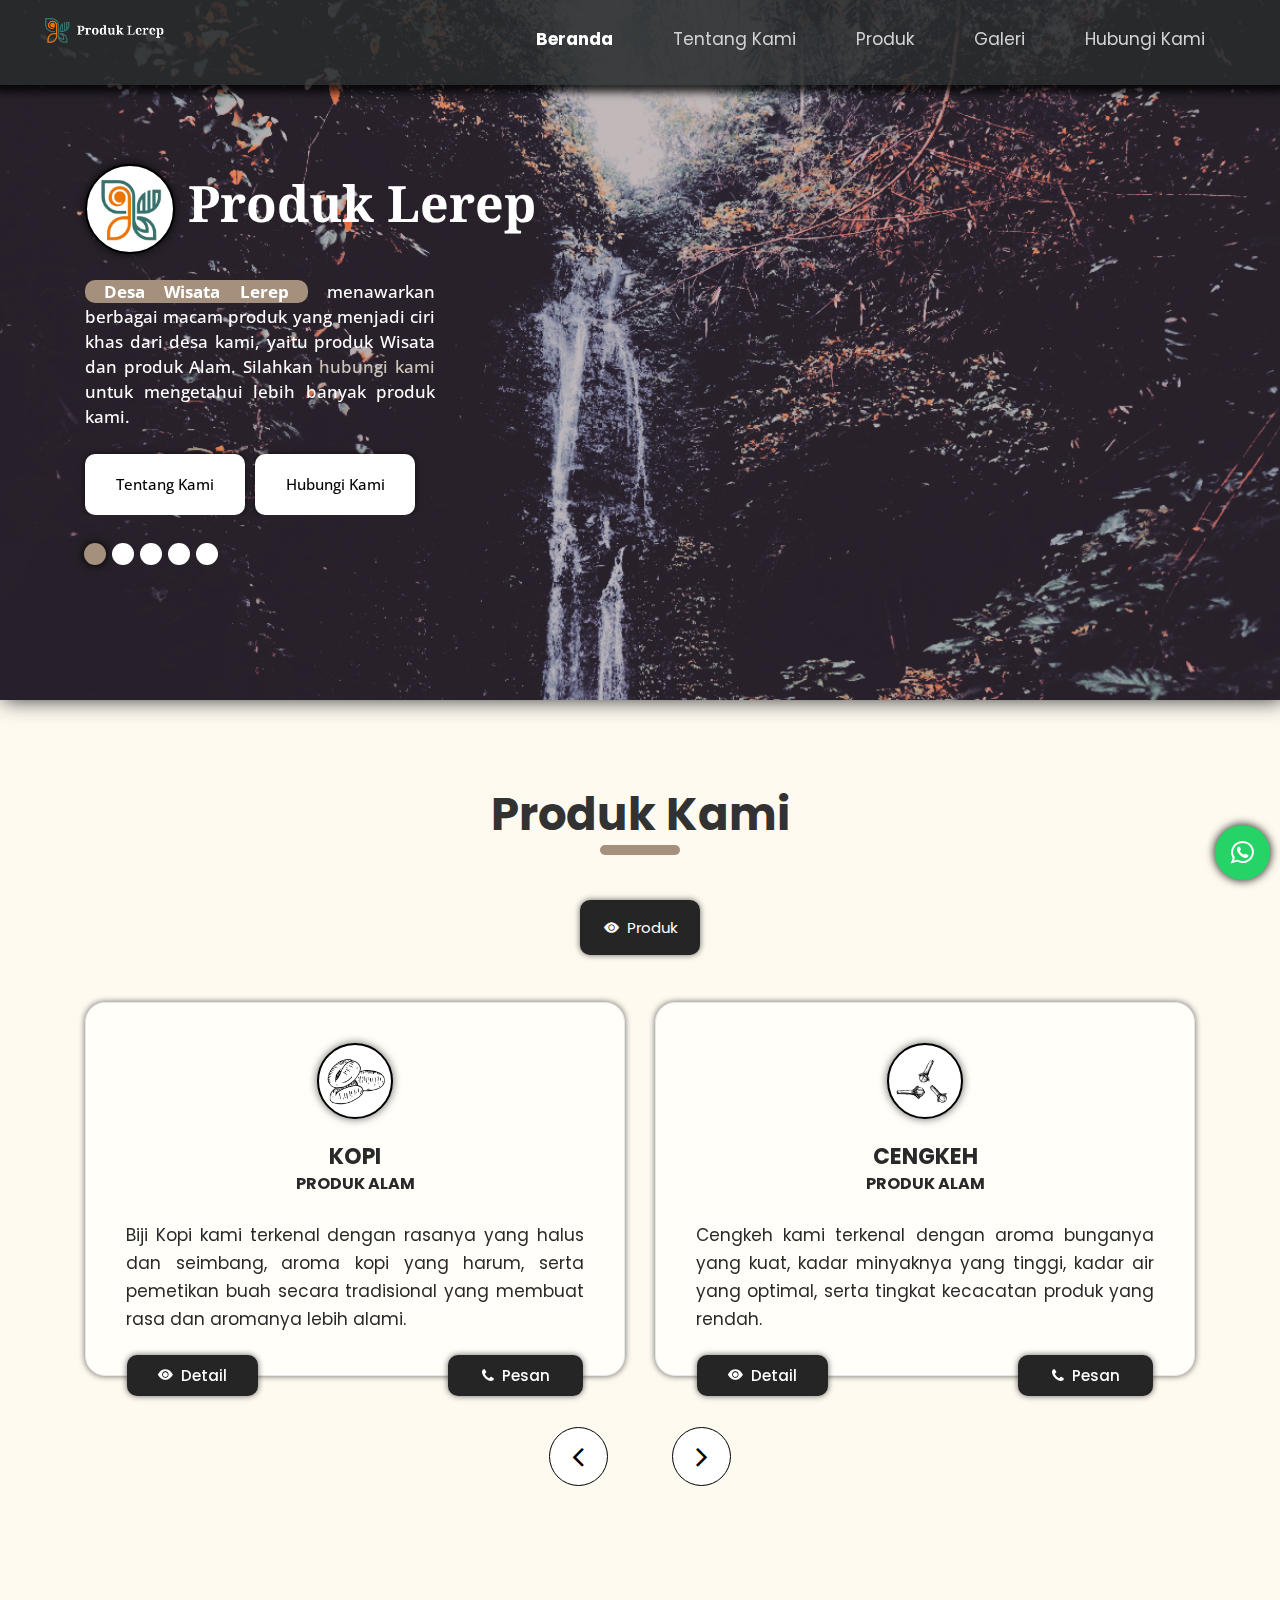
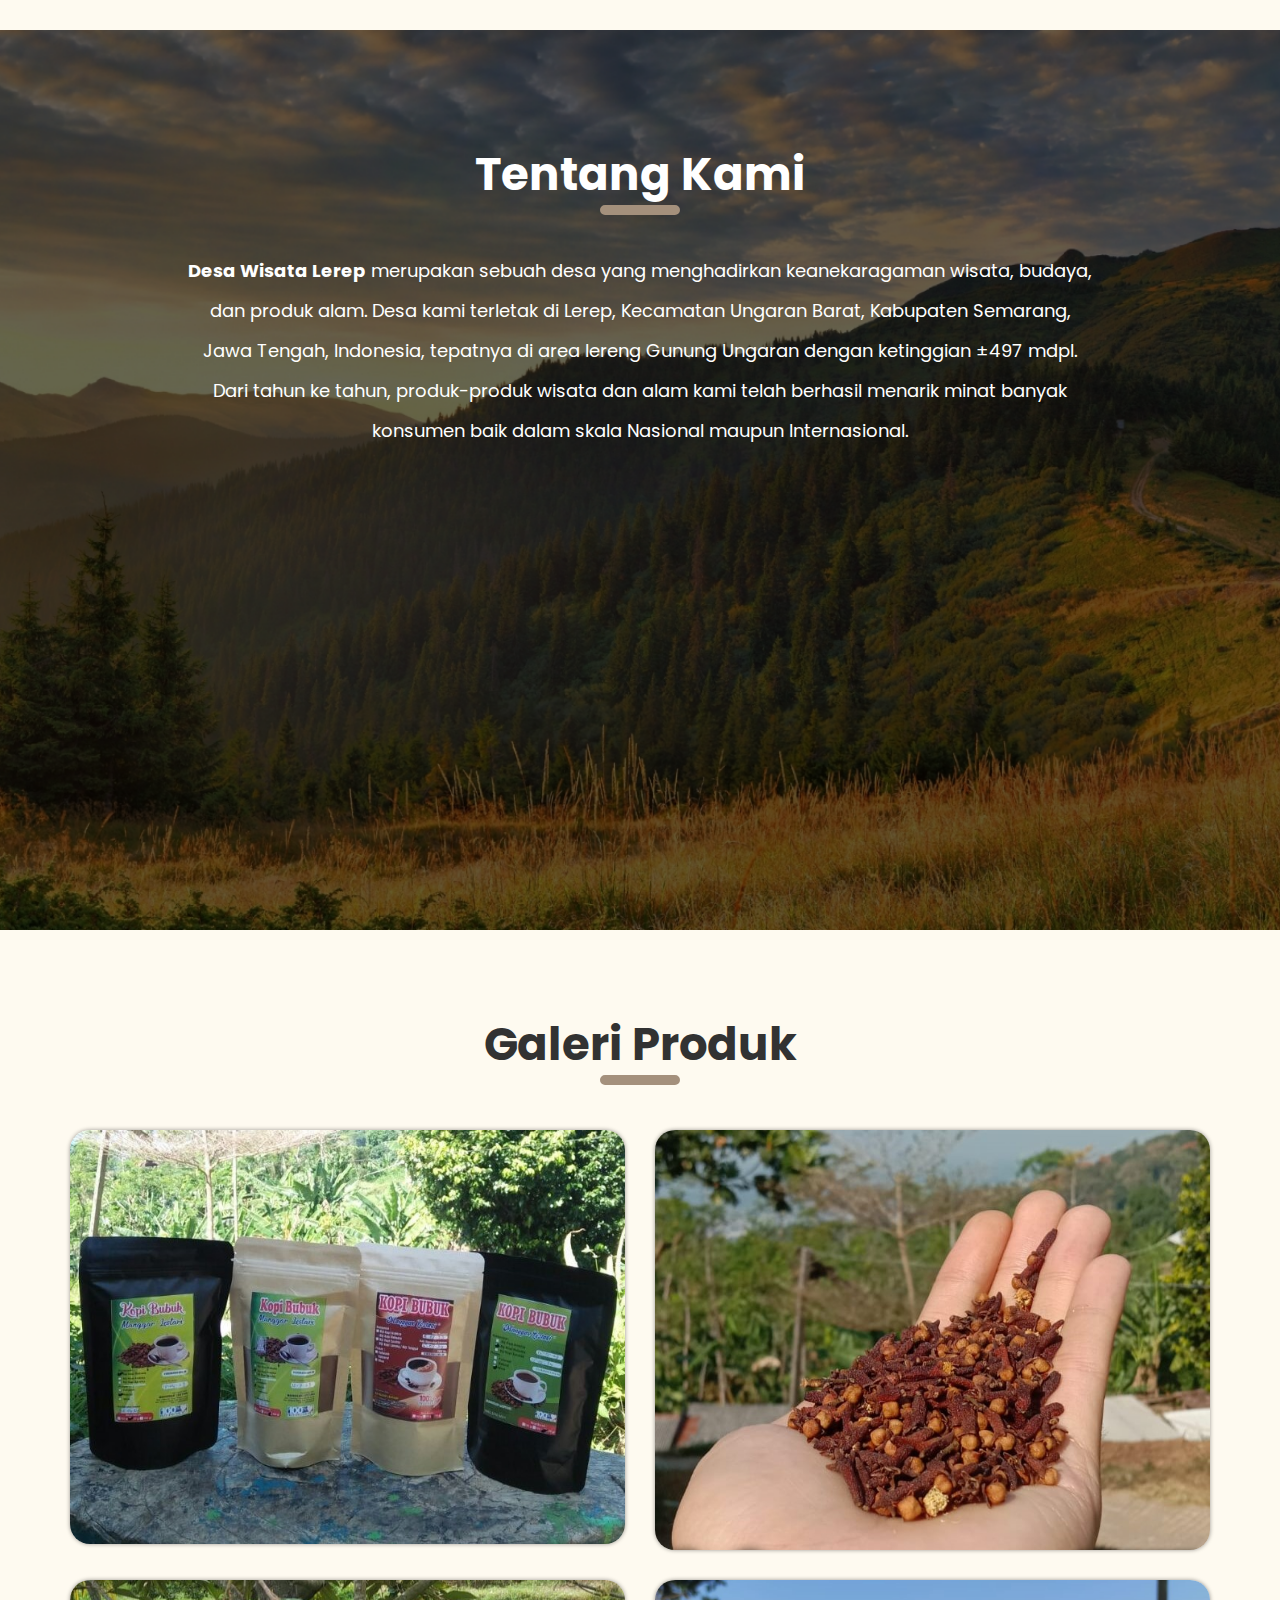
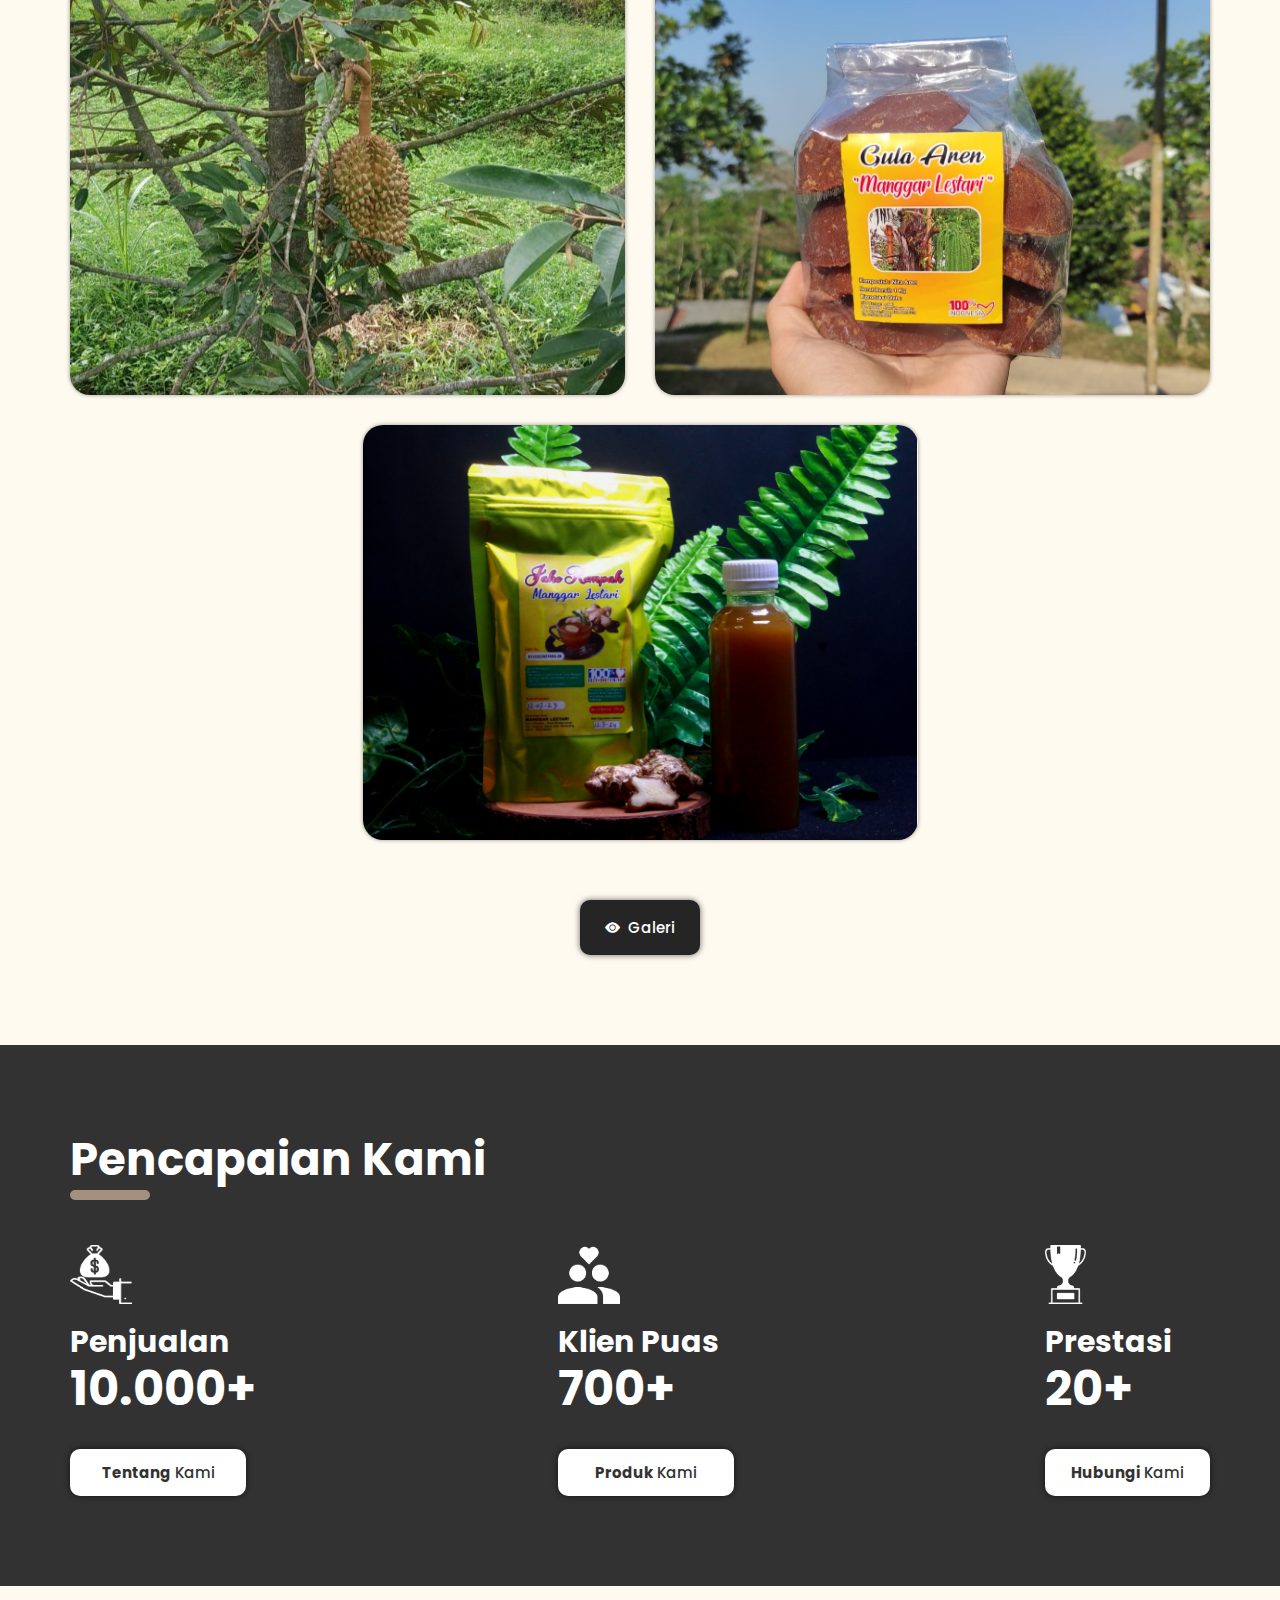
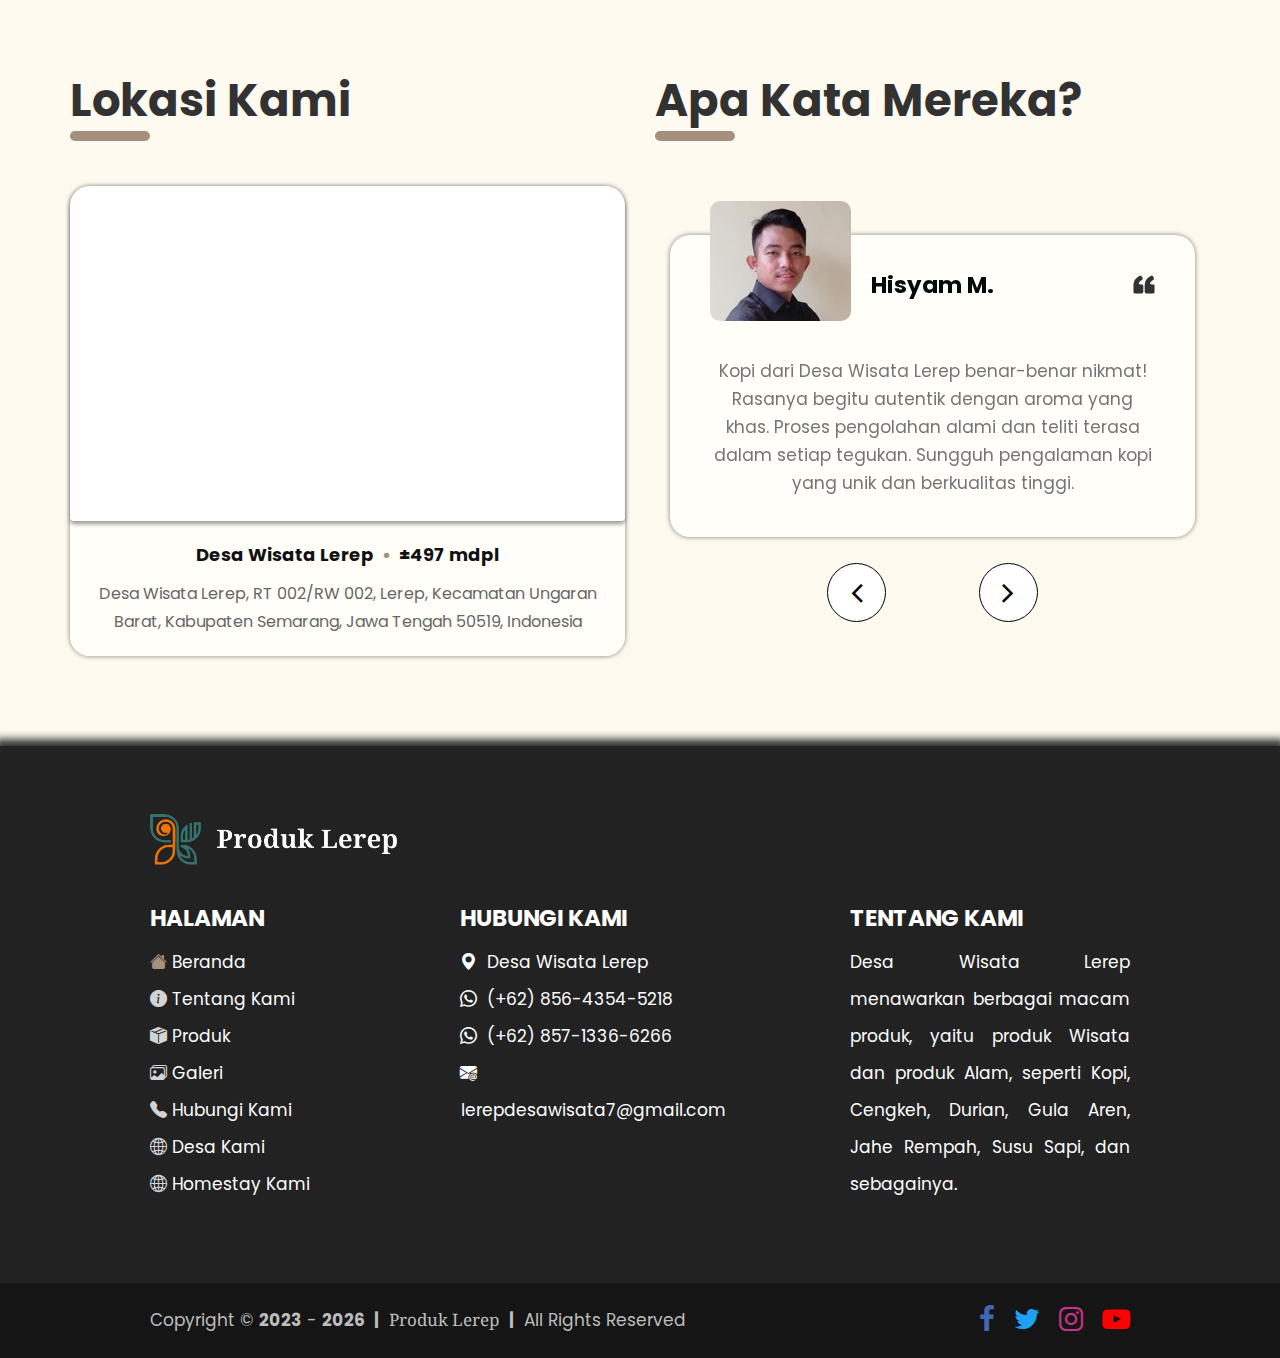
<file: index.html>
<!DOCTYPE html>
<html lang="en">

<head>
   <!-- basic -->
   <meta charset="utf-8">
   <meta http-equiv="X-UA-Compatible" content="IE=edge">
   <!-- <meta name="google" content="notranslate"> -->
   <!-- mobile metas -->
   <meta name="viewport" content="width=device-width, initial-scale=1">
   <meta name="viewport" content="initial-scale=1, maximum-scale=1">
   <!-- site metas -->
   <title>&emsp;Produk Lerep &nbsp;&nbsp;|&nbsp;&nbsp; Coffee / Kopi • Cloves / Cengkeh • Ginger / Jahe • Palm Sugar
      / Gula Aren Lerep&emsp;</title>
   <meta name="keywords" content="">
   <meta name="description" content="">
   <meta name="author" content="">
   <!-- Icon -->
   <link rel="icon" type="icon" href="images/logodwl.png">
   <!-- bootstrap css -->
   <link rel="stylesheet" href="css/bootstrap.min.css">
   <link rel="stylesheet" href="https://cdn.jsdelivr.net/npm/bootstrap-icons@1.10.5/font/bootstrap-icons.css">
   <!-- style css -->
   <link rel="stylesheet" href="css/style.css">
   <!-- responsive-->
   <link rel="stylesheet" href="css/responsive.css">
   <!-- awesome fontfamily -->
   <link rel="stylesheet" href="https://cdnjs.cloudflare.com/ajax/libs/font-awesome/4.7.0/css/font-awesome.min.css">
   <link href='https://fonts.googleapis.com/css?family=Droid Serif' rel='stylesheet'>
   <!--[if lt IE 9]>
      <script src="https://oss.maxcdn.com/html5shiv/3.7.3/html5shiv.min.js"></script>
      <script src="https://oss.maxcdn.com/respond/1.4.2/respond.min.js"></script><![endif]-->
</head>
<!-- body -->

<body class="main-layout" onload="titleMarquee()">
   <!-- loader  -->
   <!-- <div class="loader_bg">
      <div class="loader"><img src="images/loading.gif" alt="" /></div>
   </div> -->
   <!-- end loader -->
   <!-- Whatsapp and Shopee Contact -->
   <a id="kontakwa"
      href="https://wa.me/6285713366266?text=[%20*Produk%20Lerep*%20•%20PERTANYAAN%20/%20QUESTION%20]%0a%0aHi!%20I%20visited%20Produk%20Lerep%20website%20and%20I%20have%20a%20Question:%0a"
      target="_blank" class="float" title="Any Questions?">
      <i id="kontak" class="fa fa-whatsapp my-float"></i>
   </a>
   <!-- <a id="kunjshopee" href="contact.html" class="float" target="_blank" title="Visit Our Shopee!">
      <img id="kontakshop" class="my-float" src="images/logoshopee.png">
   </a> -->
   <!-- end Whatsapp and Shopee Contact -->
   <!-- header -->
   <header>
      <div class="header">
         <div class="container-fluid">
            <div class="row d_flex">
               <div class=" col-md-2 col-sm-3 col logo_section">
                  <div class="full">
                     <div class="center-desk">
                        <div class="logo">
                           <a href="index.html">
                              <img src="images/logokub.png" alt="#">
                              <!-- <picture>
                                 <source media="(min-width: 768px)" srcset="images/logokub.png">
                                 <source media="(min-width: 315px) and (max-width: 767.8)" srcset="images/logokopi.png">
                                 <img src="images/logokopi.png" alt="IfItDoesntMatchAnyMedia">
                              </picture> -->
                           </a>
                        </div>
                     </div>
                  </div>
               </div>
               <div class="col-md-10 col-sm-9" style="margin-top: -8px">
                  <nav class="navigation navbar navbar-expand-md navbar-dark ">
                     <button class="navbar-toggler" type="button" data-toggle="collapse" data-target="#navbarsExample04"
                        aria-controls="navbarsExample04" aria-expanded="false" aria-label="Toggle navigation">
                        <span class="navbar-toggler-icon"></span>
                     </button>
                     <div class="collapse navbar-collapse" id="navbarsExample04">
                        <ul class="navbar-nav mr-auto">
                           <li class="nav-item active">
                              <a id="home" class="nav-link" href="index.html"
                                 style="font-weight: bolder; color: white">Beranda</a>
                           </li>
                           <li class="nav-item">
                              <a id="abou" class="nav-link" href="about.html">Tentang Kami</a>
                           </li>
                           <li class="nav-item">
                              <a id="prod" class="nav-link" href="we_do.html">Produk</a>
                           </li>
                           <li class="nav-item">
                              <a id="gall" class="nav-link" href="portfolio.html">Galeri</a>
                           </li>
                           <li class="nav-item" style="margin-bottom: 10px">
                              <a id="cont" class="nav-link" href="contact.html">Hubungi Kami</a>
                           </li>
                           <li class="nav-item">
                              <div id="google_translate_element"></div>
                              <!-- &nbsp;
                              <a id="bo_ho3" onclick="toggleLanguage('en')" href="#" title="Translate to English"><img
                                    src="images/en.png" style="width: 24px; height: 12px"></a>
                              <a
                                 style="color: #d3d3d3; font-weight: bolder; margin-left: 5px; margin-right: 5px; padding-top: 30px">•</a>
                              <a id="bo_ho3" onclick="toggleLanguage('ind')" href="#"
                                 title="Translate to Indonesian"><img src="images/ind.png"
                                    style="width: 24px; height: 12px"></a> -->
                           </li>
                        </ul>
                     </div>
                  </nav>
               </div>
               <!-- <div class="col-md-2 d_none">
                  <ul class="email text_align_right">
                     <li> <a href="Javascript:void(0)"> Login </a></li>
                     <li> <a href="Javascript:void(0)"> <i class="fa fa-search" style="cursor: pointer;"
                              aria-hidden="true"> </i></a> </li>
                  </ul>
               </div> -->
            </div>
         </div>
      </div>
   </header>
   <!-- end header -->
   <!-- start slider section -->
   <div id="top_section" class="banner_main" style="box-shadow: 3px 0 20px rgba(30, 30, 30, 0.90);">
      <div class="container">
         <div class="row">
            <div class="col-md-12">
               <div id="myCarousel" class="carousel slide" data-ride="carousel">
                  <ol class="carousel-indicators">
                     <li data-target="#myCarousel" data-slide-to="0" class="active"></li>
                     <li data-target="#myCarousel" data-slide-to="1"></li>
                     <li data-target="#myCarousel" data-slide-to="2"></li>
                     <li data-target="#myCarousel" data-slide-to="3"></li>
                     <li data-target="#myCarousel" data-slide-to="4"></li>
                  </ol>
                  <div class="carousel-inner">
                     <div class="carousel-item active">
                        <div class="container-fluid">
                           <div class="carousel-caption relative">
                              <div class="bluid">
                                 <h1 class="indtit" id="dusu" style="font-family: 'Droid Serif'"><img
                                       src="images/logokopi.png"> Produk Lerep</h1>
                                 <p id="descdusu" align="justify">
                                    <b style="background-color: #A4907C; border-radius: 10px;">&nbsp;Desa Wisata
                                       Lerep&nbsp;</b> menawarkan berbagai macam produk yang menjadi ciri khas dari desa
                                    kami, yaitu produk Wisata dan produk Alam. Silahkan <a href="contact.html"
                                       target="_blank" style="color: #d0c6bb;" title="Produk Lerep">hubungi kami</a>
                                    untuk mengetahui lebih banyak produk kami.
                                 </p>
                                 <a id="abou1" class="read_more" href="about.html" style="margin-right: 10px">Tentang
                                    Kami</a><a id="cont1" class="read_more" href="contact.html">Hubungi Kami</a>
                              </div>
                           </div>
                        </div>
                     </div>
                     <div class="carousel-item">
                        <div class="container-fluid">
                           <div class="carousel-caption relative">
                              <div class="bluid">
                                 <h1 class="indtit" id="coff"><img src="images/kopi.png"> Kopi
                                 </h1>
                                 <p id="desccoff" align="justify">
                                    <b style="background-color: #A4907C; border-radius: 10px;">&nbsp;Biji Kopi&nbsp;</b>
                                    khas Desa kami terkenal dengan rasanya yang halus dan seimbang. Kami menyediakan
                                    jenis kopi Arabika, Robusta, Luwak, Excelsa, Excelsa Wine, dan lainnya.
                                 </p>
                                 <a id="abou2" class="read_more" href="we_do.html#produkkopi"
                                    style="margin-right: 10px">Lihat
                                    Produk</a><a id="cont2" class="read_more" href="kopi.html">Galeri Produk</a>
                              </div>
                           </div>
                        </div>
                     </div>
                     <div class="carousel-item">
                        <div class="container-fluid">
                           <div class="carousel-caption relative">
                              <div class="bluid">
                                 <h1 class="indtit" id="cengk"><img src="images/cengkeh.png"> Cengkeh
                                 </h1>
                                 <p id="desccengk" align="justify">
                                    <b style="background-color: #A4907C; border-radius: 10px;">&nbsp;Cengkeh&nbsp;</b>
                                    khas Desa kami terkenal dengan aroma bunga yang kuat, kadar air yang optimal, serta
                                    kecacatan rendah. Kami menyediakan jenis Cengkeh Zanzibar.
                                 </p>
                                 <a id="abou3" class="read_more" href="we_do.html#produkcengk"
                                    style="margin-right: 10px">Lihat
                                    Produk</a><a id="cont3" class="read_more" href="cengkeh.html">Galeri Produk</a>
                              </div>
                           </div>
                        </div>
                     </div>
                     <div class="carousel-item">
                        <div class="container-fluid">
                           <div class="carousel-caption relative">
                              <div class="bluid">
                                 <h1 class="indtit" id="milk"><img src="images/durian.png"> Durian
                                 </h1>
                                 <p id="descmilk" align="justify">
                                    <b style="background-color: #A4907C; border-radius: 10px;">&nbsp;Durian&nbsp;</b>
                                    khas Desa kami terkenal dengan rasanya yang manis, lembut, dan segar serta dagingnya
                                    yang tebal. Kami menyediakan Durian dalam berbagai Grade, yaitu mulai dari Grade
                                    <b>A</b> sampai <b>C</b>.
                                 </p>
                                 <a id="abou4" class="read_more" href="we_do.html#produkdurian"
                                    style="margin-right: 10px">Lihat
                                    Produk</a><a id="cont4" class="read_more" href="durian.html">Galeri Produk</a>
                              </div>
                           </div>
                        </div>
                     </div>
                     <div class="carousel-item">
                        <div class="container-fluid">
                           <div class="carousel-caption relative">
                              <div class="bluid">
                                 <h1 class="indtit" id="palm"><img src="images/gulaaren.png"> Gula Aren
                                 </h1>
                                 <p id="descpalm" align="justify">
                                    <b style="background-color: #A4907C; border-radius: 10px;">&nbsp;Gula Aren&nbsp;</b>
                                    khas Desa kami terkenal dengan rasa karamelnya yang sesuai di lidah serta teksturnya
                                    yang halus. Bahan baku produk kami berasal dari Nira Pohon Aren.
                                 </p>
                                 <a id="abou5" class="read_more" href="we_do.html#produkaren"
                                    style="margin-right: 10px">Lihat
                                    Produk</a><a id="cont5" class="read_more" href="aren.html">Galeri Produk</a>
                              </div>
                           </div>
                        </div>
                     </div>
                  </div>
                  <a class="carousel-control-prev" href="#myCarousel" role="button" data-slide="prev">
                     <i class="fa fa-angle-left" aria-hidden="true"></i>
                     <span class="sr-only">Previous</span>
                  </a>
                  <a class="carousel-control-next" href="#myCarousel" role="button" data-slide="next">
                     <i class="fa fa-angle-right" aria-hidden="true"></i>
                     <span class="sr-only">Next</span>
                  </a>
               </div>
            </div>
         </div>
      </div>
   </div>
   <!-- end slider section -->
   <!-- we_do -->
   <div id="muncul1" class="we_do">
      <div class="container">
         <div class="row">
            <div class="col-md-12">
               <div class="titlepage text_align_center">
                  <h2 id="prods">Produk Kami</h2>
               </div>
            </div>
         </div>
         <div class="row">
            <div class="col-md-12">
               <div align="center">
                  <a id="seeproduct" class="read_more1" href="we_do.html"><i class="bi bi-eye-fill"></i>
                     &nbsp;Produk</a>
               </div>
               <div id="we1" class="carousel slide" data-ride="carousel">
                  <ol class="carousel-indicators">
                     <li data-target="#we1" data-slide-to="0" class="active"></li>
                     <li data-target="#we1" data-slide-to="1"></li>
                     <li data-target="#we1" data-slide-to="2"></li>
                  </ol>
                  <div class="carousel-inner">
                     <div class="carousel-item active">
                        <div class="container-fluid">
                           <div class="carousel-caption we1_do">
                              <div class="row">
                                 <div class="col-md-6">
                                    <div id="bo_ho" class="we_box great text_align_center" style="margin-top: 7px">
                                       <i><img src="images/kopi.png" alt="#"
                                             style="width: 76px; height: 76px; border: 2px black solid; border-radius: 50%; box-shadow: 0px 0px 8px 0px rgba(0,0,0,0.6); background-color: white;"></i>
                                       <h3 id="prods1">Kopi<br><a id="deswita">Produk Alam</a></h3>
                                       <p id="detprods1" align="justify">Biji Kopi kami terkenal dengan rasanya yang
                                          halus dan seimbang, aroma kopi yang harum, serta pemetikan buah secara
                                          tradisional yang membuat rasa dan aromanya lebih alami.
                                       </p>
                                       <a id="details1" class="read_more" href="we_do.html#produkkopi"><i
                                             class="bi bi-eye-fill"></i>
                                          &nbsp;Detail</a>
                                       <a id="shopee1" target="_blank" class="read_more" href="contact.html"><i
                                             class="fa fa-phone"></i> &nbsp;Pesan</a>
                                    </div>
                                 </div>
                                 <div class="col-md-6">
                                    <div id="bo_ho" class="we_box great text_align_center" style="margin-top: 7px">
                                       <i><img src="images/cengkeh.png" alt="#"
                                             style="width: 76px; height: 76px; border: 2px black solid; border-radius: 50%; box-shadow: 0px 0px 8px 0px rgba(0,0,0,0.6); background-color: white;"></i>
                                       <h3 id="prods2">Cengkeh<br><a id="deswita">Produk Alam</a></h3>
                                       <p id="detprods2" align="justify">Cengkeh kami terkenal dengan aroma bunganya
                                          yang kuat, kadar minyaknya yang tinggi, kadar air yang optimal, serta tingkat
                                          kecacatan produk yang rendah.
                                       </p>
                                       <a id="details2" class="read_more" href="we_do.html#produkcengk"><i
                                             class="bi bi-eye-fill"></i>
                                          &nbsp;Detail</a>
                                       <a id="shopee2" target="_blank" class="read_more" href="contact.html"><i
                                             class="fa fa-phone"></i> &nbsp;Pesan</a>
                                    </div>
                                 </div>
                              </div>
                           </div>
                        </div>
                     </div>
                     <div class="carousel-item">
                        <div class="container-fluid">
                           <div class="carousel-caption we1_do">
                              <div class="row">
                                 <div class="col-md-6">
                                    <div id="bo_ho" class="we_box great text_align_center" style="margin-top: 7px">
                                       <i><img src="images/durian.png" alt="#"
                                             style="width: 76px; height: 76px; border: 2px black solid; border-radius: 50%; box-shadow: 0px 0px 8px 0px rgba(0,0,0,0.6); background-color: white;"></i>
                                       <h3 id="prods3">Durian<br><a id="deswita">Produk Alam</a></h3>
                                       <p id="detprods3" align="justify">Durian kami terkenal dengan rasanya yang manis,
                                          lembut, dan segar, dagingnya yang tebal, serta kadar air dan kadar alkohol
                                          yang optimal.
                                       </p>
                                       <a id="details3" class="read_more" href="we_do.html#produkdurian"><i
                                             class="bi bi-eye-fill"></i>
                                          &nbsp;Detail</a>
                                       <a id="shopee3" target="_blank" class="read_more" href="contact.html"><i
                                             class="fa fa-phone"></i> &nbsp;Pesan</a>
                                    </div>
                                 </div>
                                 <div class="col-md-6">
                                    <div id="bo_ho" class="we_box great text_align_center" style="margin-top: 7px">
                                       <i><img src="images/gulaaren.png" alt="#"
                                             style="width: 76px; height: 76px; border: 2px black solid; border-radius: 50%; box-shadow: 0px 0px 8px 0px rgba(0,0,0,0.6); background-color: white;"></i>
                                       <h3 id="prods4">Gula Aren<br><a id="deswita">Produk Alam</a></h3>
                                       <p id="detprods4" align="justify">
                                          Gula Aren khas Indrokilo terkenal dengan teksturnya yang lembut dan halus,
                                          rasa karamel yang sesuai, serta tingkat kebersihan yang tinggi.
                                       </p>
                                       <a id="details4" class="read_more" href="we_do.html#produkaren"><i
                                             class="bi bi-eye-fill"></i>
                                          &nbsp;Detail</a>
                                       <a id="shopee4" target="_blank" class="read_more" href="contact.html"><i
                                             class="fa fa-phone"></i> &nbsp;Pesan</a>
                                    </div>
                                 </div>
                              </div>
                           </div>
                        </div>
                     </div>
                     <div class="carousel-item">
                        <div class="container-fluid">
                           <div class="carousel-caption we1_do">
                              <div class="row">
                                 <div class="col-md-6">
                                    <div id="bo_ho" class="we_box great text_align_center" style="margin-top: 7px">
                                       <i><img src="images/jahebbk.png" alt="#"
                                             style="width: 76px; height: 76px; border: 2px black solid; border-radius: 50%; box-shadow: 0px 0px 8px 0px rgba(0,0,0,0.6); background-color: white;"></i>
                                       <h3 id="prods3">Jahe Rempah<br><a id="deswita">Produk Alam</a></h3>
                                       <p id="detprods3" align="justify">
                                          Jahe Rempah kami terkenal dengan rasanya yang pedas, manis, lembut, dan segar,
                                          aroma khas jahe dan rempah, serta kadar airnya yang optimal.
                                       </p>
                                       <a id="details3" class="read_more" href="we_do.html#produkjahe"><i
                                             class="bi bi-eye-fill"></i>
                                          &nbsp;Detail</a>
                                       <a id="shopee3" target="_blank" class="read_more" href="contact.html"><i
                                             class="fa fa-phone"></i> &nbsp;Pesan</a>
                                    </div>
                                 </div>
                                 <div class="col-md-6">
                                    <div id="bo_ho" class="we_box great text_align_center" style="margin-top: 7px">
                                       <i><img src="images/culturr.png" alt="#"
                                             style="width: 76px; height: 76px; border: 2px black solid; border-radius: 50%; box-shadow: 0px 0px 8px 0px rgba(0,0,0,0.6); background-color: white;"></i>
                                       <h3 id="prods3">Paket Wisata<br><a id="deswita">Produk Wisata</a></h3>
                                       <p id="detprods3" align="justify">
                                          Desa Wisata Lerep juga memiliki berbagai macam produk wisata. Download Paket
                                          Wisata di bawah ini untuk mengetahui lebih lanjut.
                                       </p>
                                       <a id="details3" class="read_more" href="we_do.html"><i
                                             class="bi bi-eye-fill"></i>
                                          &nbsp;Detail</a>
                                       <a id="shopee3" target="_blank" class="read_more"
                                          href="pdf/Brosur Paket DWL 2023.pdf" download target="_blank"><i
                                             class="bi bi-file-earmark-image"></i> &nbsp;Wisata</a>
                                    </div>
                                 </div>
                              </div>
                           </div>
                        </div>
                     </div>
                  </div>
                  <a id="tombol" class="carousel-control-prev" href="#we1" role="button" data-slide="prev">
                     <i class="fa fa-angle-left" aria-hidden="true"></i>
                     <span class="sr-only">Previous</span>
                  </a>
                  <a id="tombol" class="carousel-control-next" href="#we1" role="button" data-slide="next">
                     <i class="fa fa-angle-right" aria-hidden="true"></i>
                     <span class="sr-only">Next</span>
                  </a>
               </div>
            </div>
         </div>
      </div>
   </div>
   <!-- end we_do -->
   <!-- Mobile we_do -->
   <div id="muncul" class="we_do mobel">
      <div class="container">
         <div class="row">
            <div class="col-md-12">
               <div class="titlepage text_align_center">
                  <h2 id="prods">Produk Kami</h2>
               </div>
            </div>
         </div>
         <div class="row">
            <div class="col-md-12">
               <div align="center">
                  <a id="seeproduct" class="read_more1" href="we_do.html"><i class="bi bi-eye-fill"></i>
                     &nbsp;Produk</a>
               </div>
               <div id="we12" class="carousel slide" data-ride="carousel">
                  <ol class="carousel-indicators">
                     <li data-target="#we12" data-slide-to="0" class="active"></li>
                     <li data-target="#we12" data-slide-to="1"></li>
                     <li data-target="#we12" data-slide-to="2"></li>
                     <li data-target="#we12" data-slide-to="3"></li>
                     <li data-target="#we12" data-slide-to="4"></li>
                     <li data-target="#we12" data-slide-to="5"></li>
                  </ol>
                  <div class="carousel-inner">
                     <div class="carousel-item active">
                        <div class="container-fluid">
                           <div class="carousel-caption we1_do">
                              <div class="row">
                                 <div class="col-sm-12 col-12">
                                    <div id="bo_ho" class="we_box great text_align_center" style="margin-top: 7px">
                                       <i><img src="images/kopi.png" alt="#"
                                             style="width: 76px; height: 76px; border: 2px black solid; border-radius: 50%; box-shadow: 0px 0px 8px 0px rgba(0,0,0,0.6); background-color: white;"></i>
                                       <h3 id="prods1">Kopi<br><a id="deswita">Produk Alam</a></h3>
                                       <p id="detprods1" align="justify">Biji Kopi kami terkenal dengan rasanya yang
                                          halus dan seimbang, aroma kopi yang harum, serta pemetikan buah secara
                                          tradisional yang membuat rasa dan aromanya lebih alami.
                                       </p>
                                       <a id="details1" class="read_more" href="we_do.html#produkkopi"><i
                                             class="bi bi-eye-fill"></i>
                                          &nbsp;Detail</a>
                                       <a id="shopee1" target="_blank" class="read_more" href="contact.html"><i
                                             class="fa fa-phone"></i> &nbsp;Pesan</a>
                                    </div>
                                 </div>
                              </div>
                           </div>
                        </div>
                     </div>
                     <div class="carousel-item">
                        <div class="container-fluid">
                           <div class="carousel-caption we1_do">
                              <div class="row">
                                 <div class="col-sm-12 col-12">
                                    <div id="bo_ho" class="we_box great text_align_center" style="margin-top: 7px">
                                       <i><img src="images/cengkeh.png" alt="#"
                                             style="width: 76px; height: 76px; border: 2px black solid; border-radius: 50%; box-shadow: 0px 0px 8px 0px rgba(0,0,0,0.6); background-color: white;"></i>
                                       <h3 id="prods2">Cengkeh<br><a id="deswita">Produk Alam</a></h3>
                                       <p id="detprods2" align="justify">Cengkeh kami terkenal dengan aroma bunganya
                                          yang kuat, kadar minyaknya yang tinggi, kadar air yang optimal, serta tingkat
                                          kecacatan produk yang rendah.
                                       </p>
                                       <a id="details2" class="read_more" href="we_do.html#produkcengk"><i
                                             class="bi bi-eye-fill"></i>
                                          &nbsp;Detail</a>
                                       <a id="shopee2" target="_blank" class="read_more" href="contact.html"><i
                                             class="fa fa-phone"></i> &nbsp;Pesan</a>
                                    </div>
                                 </div>
                              </div>
                           </div>
                        </div>
                     </div>
                     <div class="carousel-item">
                        <div class="container-fluid">
                           <div class="carousel-caption we1_do">
                              <div class="row">
                                 <div class="col-sm-12 col-12">
                                    <div id="bo_ho" class="we_box great text_align_center" style="margin-top: 7px">
                                       <i><img src="images/durian.png" alt="#"
                                             style="width: 76px; height: 76px; border: 2px black solid; border-radius: 50%; box-shadow: 0px 0px 8px 0px rgba(0,0,0,0.6); background-color: white;"></i>
                                       <h3 id="prods3">Durian<br><a id="deswita">Produk Alam</a></h3>
                                       <p id="detprods3" align="justify">Durian kami terkenal dengan rasanya yang manis,
                                          lembut, dan segar, dagingnya yang tebal, serta kadar air dan kadar alkohol
                                          yang optimal.
                                       </p>
                                       <a id="details3" class="read_more" href="we_do.html#produkdurian"><i
                                             class="bi bi-eye-fill"></i>
                                          &nbsp;Detail</a>
                                       <a id="shopee3" target="_blank" class="read_more" href="contact.html"><i
                                             class="fa fa-phone"></i> &nbsp;Pesan</a>
                                    </div>
                                 </div>
                              </div>
                           </div>
                        </div>
                     </div>
                     <div class="carousel-item">
                        <div class="container-fluid">
                           <div class="carousel-caption we1_do">
                              <div class="row">
                                 <div class="col-sm-12 col-12">
                                    <div id="bo_ho" class="we_box great text_align_center" style="margin-top: 7px">
                                       <i><img src="images/gulaaren.png" alt="#"
                                             style="width: 76px; height: 76px; border: 2px black solid; border-radius: 50%; box-shadow: 0px 0px 8px 0px rgba(0,0,0,0.6); background-color: white;"></i>
                                       <h3 id="prods4">Gula Aren<br><a id="deswita">Produk Alam</a></h3>
                                       <p id="detprods4" align="justify">Gula Aren khas Indrokilo terkenal dengan
                                          teksturnya yang lembut dan halus, rasa karamel yang sesuai, serta tingkat
                                          kebersihan yang tinggi.
                                       </p>
                                       <a id="details4" class="read_more" href="we_do.html#produkaren"><i
                                             class="bi bi-eye-fill"></i>
                                          &nbsp;Detail</a>
                                       <a id="shopee4" target="_blank" class="read_more" href="contact.html"><i
                                             class="fa fa-phone"></i> &nbsp;Pesan</a>
                                    </div>
                                 </div>
                              </div>
                           </div>
                        </div>
                     </div>
                     <div class="carousel-item">
                        <div class="container-fluid">
                           <div class="carousel-caption we1_do">
                              <div class="row">
                                 <div class="col-sm-12 col-12">
                                    <div id="bo_ho" class="we_box great text_align_center" style="margin-top: 7px">
                                       <i><img src="images/jahebbk.png" alt="#"
                                             style="width: 76px; height: 76px; border: 2px black solid; border-radius: 50%; box-shadow: 0px 0px 8px 0px rgba(0,0,0,0.6); background-color: white;"></i>
                                       <h3 id="prods4">Jahe Rempah<br><a id="deswita">Produk Alam</a></h3>
                                       <p id="detprods4" align="justify">
                                          Jahe Rempah kami terkenal dengan rasanya yang pedas, manis, lembut, dan segar,
                                          aroma khas jahe dan rempah, serta kadar airnya yang optimal.
                                       </p>
                                       <a id="details4" class="read_more" href="we_do.html#produkjahe"><i
                                             class="bi bi-eye-fill"></i>
                                          &nbsp;Detail</a>
                                       <a id="shopee4" target="_blank" class="read_more" href="contact.html"><i
                                             class="fa fa-phone"></i> &nbsp;Pesan</a>
                                    </div>
                                 </div>
                              </div>
                           </div>
                        </div>
                     </div>
                     <div class="carousel-item">
                        <div class="container-fluid">
                           <div class="carousel-caption we1_do">
                              <div class="row">
                                 <div class="col-sm-12 col-12">
                                    <div id="bo_ho" class="we_box great text_align_center" style="margin-top: 7px">
                                       <i><img src="images/culturr.png" alt="#"
                                             style="width: 76px; height: 76px; border: 2px black solid; border-radius: 50%; box-shadow: 0px 0px 8px 0px rgba(0,0,0,0.6); background-color: white;"></i>
                                       <h3 id="prods3">Paket Wisata<br><a id="deswita">Produk Wisata</a></h3>
                                       <p id="detprods3" align="justify">
                                          Desa Wisata Lerep juga memiliki berbagai macam produk wisata. Download Paket
                                          Wisata di bawah ini untuk mengetahui lebih lanjut.
                                       </p>
                                       <a id="details3" class="read_more" href="we_do.html"><i
                                             class="bi bi-eye-fill"></i>
                                          &nbsp;Detail</a>
                                       <a id="shopee3" target="_blank" class="read_more"
                                          href="pdf/Brosur Paket DWL 2023.pdf" download target="_blank"><i
                                             class="bi bi-file-earmark-image"></i> &nbsp;Wisata</a>
                                    </div>
                                 </div>
                              </div>
                           </div>
                        </div>
                     </div>
                  </div>
                  <a id="tombol" class="carousel-control-prev" href="#we12" role="button" data-slide="prev">
                     <i class="fa fa-angle-left" aria-hidden="true"></i>
                     <span class="sr-only">Previous</span>
                  </a>
                  <a id="tombol" class="carousel-control-next" href="#we12" role="button" data-slide="next">
                     <i class="fa fa-angle-right" aria-hidden="true"></i>
                     <span class="sr-only">Next</span>
                  </a>
               </div>
            </div>
         </div>
      </div>
   </div>
   <!-- end Mobile we_do -->
   <!-- about -->
   <div class="about">
      <div class="container">
         <div class="row">
            <div class="col-md-12">
               <div class="titlepage text_align_center">
                  <h2 id="abou6">Tentang Kami</h2>
                  <br><br>
                  <p id="deskabou" style="padding: 0 10%;">
                     <b>Desa Wisata Lerep</b> merupakan sebuah desa yang menghadirkan keanekaragaman wisata, budaya, dan
                     produk alam. Desa kami terletak di Lerep, Kecamatan Ungaran Barat, Kabupaten Semarang, Jawa Tengah,
                     Indonesia, tepatnya di area lereng Gunung Ungaran dengan ketinggian ±497 mdpl. Dari tahun ke tahun,
                     produk-produk wisata dan alam kami telah berhasil menarik minat banyak konsumen baik dalam skala
                     Nasional maupun Internasional.
                  </p>
               </div>
            </div>
         </div>
      </div>
   </div>
   <!-- end about -->
   <!-- portfolio -->
   <div id="portofel" class="portfolio">
      <div class="container">
         <div class="row">
            <div class="col-md-12">
               <div class="titlepage text_align_center">
                  <h2 id="galprod">Galeri Produk</h2>
               </div>
            </div>
         </div>
         <div class="row">
            <div class="col-md-6">
               <div id="ho_nf" class="portfolio_main text_align_left">
                  <figure>
                     <img src="images/kopibnyk-x.jpg" alt="#">
                     <div class="portfolio_text">
                        <div class="li_icon">
                           <a href="we_do.html#produkkopi"><img src="images/kopi.png"></a>
                           <a id="imej" href="kopi.html"><i class="bi bi-images" aria-hidden="true"></i></a>
                        </div>
                        <h3 id="galkopi">KOPI <div><i class="bi bi-star-fill"></i><i class="bi bi-star-fill"></i><i
                                 class="bi bi-star-fill"></i><i class="bi bi-star-fill"></i><i
                                 class="bi bi-star-fill"></i></div>
                        </h3>
                     </div>
                  </figure>
               </div>
            </div>
            <div class="col-md-6">
               <div id="ho_nf" class="portfolio_main text_align_left">
                  <figure>
                     <img src="images/cengkeh-g4.jpg" alt="#">
                     <div class="portfolio_text">
                        <div class="li_icon">
                           <a href="we_do.html#produkcengk"><img src="images/cengkeh.png"></a>
                           <a id="imej" href="cengkeh.html"><i class="bi bi-images" aria-hidden="true"></i></a>
                        </div>
                        <h3 id="galcengk">CENGKEH <div><i class="bi bi-star-fill"></i><i class="bi bi-star-fill"></i><i
                                 class="bi bi-star-fill"></i><i class="bi bi-star-fill"></i><i
                                 class="bi bi-star-half"></i></div>
                        </h3>
                     </div>
                  </figure>
               </div>
            </div>
            <div class="col-md-6">
               <div id="ho_nf" class="portfolio_main text_align_left">
                  <figure>
                     <img src="images/duren-3-x.jpg" alt="#" />
                     <div class="portfolio_text">
                        <div class="li_icon">
                           <a href="we_do.html#produkdurian"><img src="images/durian.png"></a>
                           <a id="imej" href="durian.html"><i class="bi bi-images" aria-hidden="true"></i></a>
                        </div>
                        <h3 id="galjahe">DURIAN <div><i class="bi bi-star-fill"></i><i class="bi bi-star-fill"></i><i
                                 class="bi bi-star-fill"></i><i class="bi bi-star-fill"></i><i
                                 class="bi bi-star-fill"></i></div>
                        </h3>
                     </div>
                  </figure>
               </div>
            </div>
            <div class="col-md-6">
               <div id="ho_nf" class="portfolio_main text_align_left">
                  <figure>
                     <img src="images/aren-g2-x.jpg" alt="#" />
                     <div class="portfolio_text">
                        <div class="li_icon">
                           <a href="we_do.html#produkaren"><img src="images/gulaaren.png"></a>
                           <a id="imej" href="aren.html"><i class="bi bi-images" aria-hidden="true"></i></a>
                        </div>
                        <h3 id="galaren">GULA AREN <div><i class="bi bi-star-fill"></i><i class="bi bi-star-fill"></i><i
                                 class="bi bi-star-fill"></i><i class="bi bi-star-fill"></i><i
                                 class="bi bi-star-half"></i></div>
                        </h3>
                     </div>
                  </figure>
               </div>
            </div>
            <div class="col-md-3 col-sm-0 col-0">
            </div>
            <div class="col-md-6 col-sm-12 col-12">
               <div id="ho_nf" class="portfolio_main text_align_left">
                  <figure>
                     <img src="images/jahenice-2.jpg" alt="#" />
                     <div class="portfolio_text">
                        <div class="li_icon">
                           <a href="we_do.html#produkjahe"><img src="images/jahebbk.png"></a>
                           <a id="imej" href="jahe.html"><i class="bi bi-images" aria-hidden="true"></i></a>
                        </div>
                        <h3 id="galjahe">JAHE REMPAH <div><i class="bi bi-star-fill"></i><i
                                 class="bi bi-star-fill"></i><i class="bi bi-star-fill"></i><i
                                 class="bi bi-star-fill"></i><i class="bi bi-star-fill"></i></div>
                        </h3>
                     </div>
                  </figure>
               </div>
            </div>
            <div class="col-md-3 col-sm-0 col-0">
            </div>
            <div class="col-md-12">
               <a id="seemore" class="read_more" href="portfolio.html"><i class="bi bi-eye-fill"></i>
                  &nbsp;Galeri</a>
            </div>
         </div>
      </div>
   </div>
   <!-- end portfolio -->
   <!-- chose -->
   <div class="chose">
      <div class="container">
         <div class="row d_flex">
            <div class="col-md-12">
               <div class="titlepage text_align_left">
                  <h2 id="chosee">Pencapaian Kami</h2>
               </div>
            </div>
            <div class="col-lg-5 col-md-4">
               <div class="chose_box">
                  <i><img src="images/chose1.png" alt="#" style="width: 62px; height: 59px"></i>
                  <h3 id="penj">Penjualan</h3>
                  <strong id="angka">10.000+</strong>
                  <a id="contx1" class="read_more" href="about.html"><b>Tentang</b> Kami</a>
               </div>
            </div>
            <div class="col-lg-5 col-md-4">
               <div class="chose_box">
                  <i><img src="images/chose2.png" alt="#" style="width: 62px; height: 59px"></i>
                  <h3 id="client">Klien Puas</h3>
                  <strong id="angka">700+</strong>
                  <a id="contx2" class="read_more" href="we_do.html"><b>Produk</b> Kami</a>
               </div>
            </div>
            <div class="col-lg-2 col-md-4">
               <div class="chose_box">
                  <i><img src="images/chose3.png" alt="#" style="width: 41px; height: 59px"></i>
                  <h3 id="pres">Prestasi</h3>
                  <strong id="angka">20+</strong>
                  <a id="contx3" class="read_more" href="contact.html"><b>Hubungi</b> Kami</a>
               </div>
            </div>
         </div>
      </div>
   </div>
   <!-- end chose -->
   <!-- contact -->
   <div class="contact">
      <div class="container">
         <div class="row ">
            <div class="col-md-6">
               <div class="titlepage hello text_align_left">
                  <h2 id="location">Lokasi Kami</h2>
               </div>
               <form id="request" class="main_form">
                  <div class="row">
                     <div class="col-md-12">
                        <div id="petalok1" class="card"
                           style="border-radius: 20px; box-shadow: 0px 0px 5px 0px rgba(0, 0, 0, 0.5); border: 0px solid;">
                           <iframe id="petalok" class="card img-top"
                              src="https://www.google.com/maps/embed?pb=!1m18!1m12!1m3!1d7917.847780304288!2d110.38184659999999!3d-7.134799999999999!2m3!1f0!2f0!3f0!3m2!1i1024!2i768!4f13.1!3m3!1m2!1s0x2e708886c8c4b46b%3A0xfd0055d190b822a7!2sTourism%20Village%20Lerep!5e0!3m2!1sen!2sid!4v1690104646113!5m2!1sen!2sid"
                              width="100%" height="100%" style="border: 0;" allowfullscreen="" loading="lazy"
                              referrerpolicy="no-referrer-when-downgrade"></iframe>
                           <div class="card-body" align="center"
                              style="border-bottom-left-radius: 20px; border-bottom-right-radius: 20px;">
                              <h5 id="mdpl" class="card-title" align="center" style="font-weight: bolder;">Desa Wisata
                                 Lerep &nbsp;<span style="color: #A4907C">•</span>&nbsp; ±497 mdpl
                              </h5>
                              <p id="locatdet" class="card-text">
                                 Desa Wisata Lerep, RT 002/RW 002, Lerep, Kecamatan Ungaran Barat, Kabupaten Semarang,
                                 Jawa Tengah 50519, Indonesia
                              </p>
                           </div>
                        </div>
                     </div>
                  </div>
               </form>
            </div>
            <div class="col-md-6">
               <div class="titlepage text_align_left">
                  <h2 id="say">Apa Kata Mereka?</h2>
               </div>
               <div id="clientsl" class="carousel slide our_clientsl" data-ride="carousel">
                  <ol class="carousel-indicators">
                     <li data-target="#clientsl" data-slide-to="0" class="active"></li>
                     <li data-target="#clientsl" data-slide-to="1"></li>
                     <li data-target="#clientsl" data-slide-to="2"></li>
                  </ol>
                  <div class="carousel-inner">
                     <div class="carousel-item active">
                        <div class="container">
                           <div class="carousel-caption posi_in">
                              <div class="clientsl_text">
                                 <i><img src="images/hisyam-1-x.jpg" alt="#"></i>
                                 <h3 class="heho">Hisyam M. <img src="images/icon.png" alt="#" /></h3>
                                 <p class="heho">
                                    Kopi dari Desa Wisata Lerep benar-benar nikmat! Rasanya begitu autentik dengan aroma
                                    yang khas. Proses pengolahan alami dan teliti terasa dalam setiap tegukan. Sungguh
                                    pengalaman kopi yang unik dan berkualitas tinggi.
                                 </p>
                              </div>
                           </div>
                        </div>
                     </div>
                     <div class="carousel-item">
                        <div class="container">
                           <div class="carousel-caption posi_in">
                              <div class="clientsl_text">
                                 <i><img src="images/rehan-1-x.jpg" alt="#" /></i>
                                 <h3 class="heho">Reyhan A. <img src="images/icon.png" alt="#" /></h3>
                                 <p class="heho">
                                    Durian khas Desa Lerep benar-benar berbeda dari yang lain. Dagingnya tebal, creamy,
                                    dan lezat dengan rasa yang kaya dan aroma yang kuat. Kualitasnya sangat premium,
                                    memberikan sensasi durian terbaik yang pernah saya rasakan.
                                 </p>
                              </div>
                           </div>
                        </div>
                     </div>
                     <div class="carousel-item">
                        <div class="container">
                           <div class="carousel-caption posi_in">
                              <div class="clientsl_text">
                                 <i><img src="images/nando-x.jpg" alt="#" /></i>
                                 <h3 class="heho">Fernando K. <img src="images/icon.png" alt="#" /></h3>
                                 <p class="heho">
                                    Saya benar-benar menyukai produk Gula Aren khas Desa Lerep. Rasanya alami, manis
                                    dengan sentuhan khas nira aren, tanpa campuran kimia. Benar-benar lembut dan lezat!
                                 </p>
                              </div>
                           </div>
                        </div>
                     </div>
                  </div>
                  <a id="tombol" class="carousel-control-prev" href="#clientsl" role="button" data-slide="prev">
                     <i class="fa fa-angle-left" aria-hidden="true"></i>
                     <span class="sr-only">Previous</span>
                  </a>
                  <a id="tombol" class="carousel-control-next" href="#clientsl" role="button" data-slide="next">
                     <i class="fa fa-angle-right" aria-hidden="true"></i>
                     <span class="sr-only">Next</span>
                  </a>
               </div>
            </div>
         </div>
      </div>
   </div>
   <!-- contact -->
   <!-- Page Footer -->
   <footer>
      <div class="footer">
         <div class="container">
            <div class="row">
               <div class="col-md-12">
                  <a class="logo_footer" id="bo_ho2" href="index.html"><img src="images/logokubx.png" alt="#"></a>
               </div>
               <!-- <div class="col-md-1" style="margin-bottom: 70px;">
                  &nbsp; -->
               <!-- <form class="newslatter_form" action="mailto:alfrethanovcwjy@gmail.com" method="GET">
                     <input type="hidden" value="Email--Berlangganan" name="subject">
                     <input type="email" class="ente" placeholder="Kirim Email untuk berlangganan" name="body">
                     <button class="subs_btn" type="submit" name="submit">Kirim</button>
                  </form> -->
               <!-- </div> -->
               <br><br><br>
               <div class="col-md-4 col-sm-6">
                  <div class="Informa helpful">
                     <h3 class="fotor" id="pages">Halaman</h3>
                     <ul>
                        <li><a id="futerhome" href="index.html"><span style="color: #A4907C"><i
                                    class="bi bi-house-fill"></i></span> Beranda</a></li>
                        <li><a id="futerabou" href="about.html"><span style="color: #D3D3D3"><i
                                    class="bi bi-info-circle-fill"></i></span> Tentang Kami</a>
                        </li>
                        <li><a id="futerprod" href="we_do.html"><span style="color: #D3D3D3"><i
                                    class="bi bi-box-seam-fill"></i></span> Produk</a></li>
                        <li><a id="futergall" href="portfolio.html"><span style="color: #D3D3D3"><i
                                    class="bi bi-images"></i></span> Galeri</a>
                        </li>
                        <li><a id="futercont" href="contact.html"><span style="color: #D3D3D3"><i
                                    class="bi bi-telephone-fill"></i></span> Hubungi
                              Kami</a></li>
                        <li><a id="futercont" href="https://www.lerepdesawisata.com" target="_blank"><span
                                 style="color: #D3D3D3"><i class="bi bi-globe2"></i></span> Desa
                              Kami</a></li>
                        <li><a id="futercont" href="https://www.homestay-lerep.lerepdesawisata.com"
                              target="_blank"><span style="color: #D3D3D3"><i class="bi bi-globe2"></i></span>
                              Homestay
                              Kami</a></li>
                     </ul>
                  </div>
               </div>
               <div class="col-md-4 col-sm-6">
                  <div class="Informa conta">
                     <h3 class="fotor" id="contfut">Hubungi Kami</h3>
                     <ul>
                        <li>
                           <a href="https://goo.gl/maps/KwKjmjHDLXgj5Qv1A" target="blank_">
                              <i class="bi bi-geo-alt-fill" aria-hidden="true"></i> Desa Wisata Lerep
                           </a>
                        </li>
                        <li>
                           <a href="https://wa.me/6285643545218?text=[%20*Produk%20Lerep*%20•%20PERTANYAAN%20/%20QUESTION%20]%0a%0aHi!%20I%20visited%20Produk%20Lerep%20website%20and%20I%20have%20a%20Question:%0a"
                              target="_blank">
                              <i class="bi bi-whatsapp" aria-hidden="true"></i> (+62) 856-4354-5218
                           </a>
                        </li>
                        <li>
                           <a href="https://wa.me/6285713366266?text=[%20*Produk%20Lerep*%20•%20PERTANYAAN%20/%20QUESTION%20]%0a%0aHi!%20I%20visited%20Produk%20Lerep%20website%20and%20I%20have%20a%20Question:%0a"
                              target="_blank">
                              <i class="bi bi-whatsapp" aria-hidden="true"></i> (+62) 857-1336-6266
                           </a>
                        </li>
                        <li>
                           <a href="mailto:lerepdesawisata7@gmail.com?subject=[%20Produk%20Lerep%20•%20PERTANYAAN%20/%20QUESTION%20],&body=Hi!%20I%20visited%20Produk%20Lerep%20website%20and%20I%20have%20a%20Question:%0a"
                              target="_blank">
                              <i class="bi bi-envelope-at-fill" aria-hidden="true"></i> <span
                                 style="margin-left: 1px">lerepdesawisata7@gmail.com</span>
                           </a>
                        </li>
                        <!-- <li>
                           <a href="Javascript:void(0)">
                              <i class="bi bi-bag-fill" aria-hidden="true" style="color: #EE4D2D"></i> <span
                                 style="margin-left: 1px">Produk Lerep</span>
                           </a>
                        </li> -->
                     </ul>
                  </div>
               </div>
               <div class="col-md-4 col-sm-6">
                  <div class="Informa">
                     <h3 class="fotor" id="aboufut">Tentang Kami</h3>
                     <ul>
                        <li id="aboufutdet" align="justify">
                           Desa Wisata Lerep menawarkan berbagai macam produk, yaitu produk Wisata dan produk Alam,
                           seperti Kopi, Cengkeh, Durian, Gula Aren, Jahe Rempah, Susu Sapi, dan sebagainya.
                        </li>
                     </ul>
                  </div>
               </div>
            </div>
         </div>
         <!-- Web Footer -->
         <div class="copyright text_align_left">
            <div class="container">
               <div class="row d_flex">
                  <div class="col-md-7">
                     <p>Copyright &copy; <b>2023</b> - <b>
                           <script>document.write(new Date().getFullYear())</script>
                        </b> &nbsp;<b>|</b>&nbsp; <a href="index.html" style="font-family: 'Droid Serif'">Produk
                           Lerep</a> &nbsp;<b>|</b>&nbsp; All Rights Reserved
                     </p>
                  </div>
                  <!-- Social Media -->
                  <div class="col-md-5">
                     <ul class="social_icon text_align_center">
                        <li>
                           <a href="https://web.facebook.com/desawisatalerepungaran/?_rdc=1&_rdr" target="blank_"><i
                                 class="fa fa-facebook-f" style="color: #4267B2"></i></a>
                        </li>
                        <li>
                           <a href="https://twitter.com/DesaLerep" target="blank_"><i class="fa fa-twitter"
                                 style="color: #1DA1F2"></i></a>
                        </li>
                        <li>
                           <a href="https://www.instagram.com/desawisatalerep/" target="blank_"><i
                                 class="fa fa-instagram" aria-hidden="true" style="color: #C13584"></i></a>
                        </li>
                        <li>
                           <a href="https://www.youtube.com/channel/UCgRLgw7EzDiqmZeEg9f-Agg" target="blank_"><i
                                 class="fa fa-youtube-play" aria-hidden="true" style="color: #FF0000"></i></a>
                        </li>
                     </ul>
                  </div>
                  <!-- end Social Media -->
               </div>
            </div>
         </div>
         <!-- end web footer -->
      </div>
   </footer>
   <!-- end page footer -->
   <!-- JavaScript files-->
   <script src="js/jquery.min.js"></script>
   <script src="js/bootstrap.bundle.min.js"></script>
   <script src="js/jquery-3.0.0.min.js"></script>
   <script src="js/custom.js"></script>
   <script src="js/translate-index.js"></script>
   <script type="text/javascript"
      src="https://translate.google.com/translate_a/element.js?cb=googleTranslateElementInit"></script>
   <!-- end JavaScript files -->
</body>

</html>
</file>
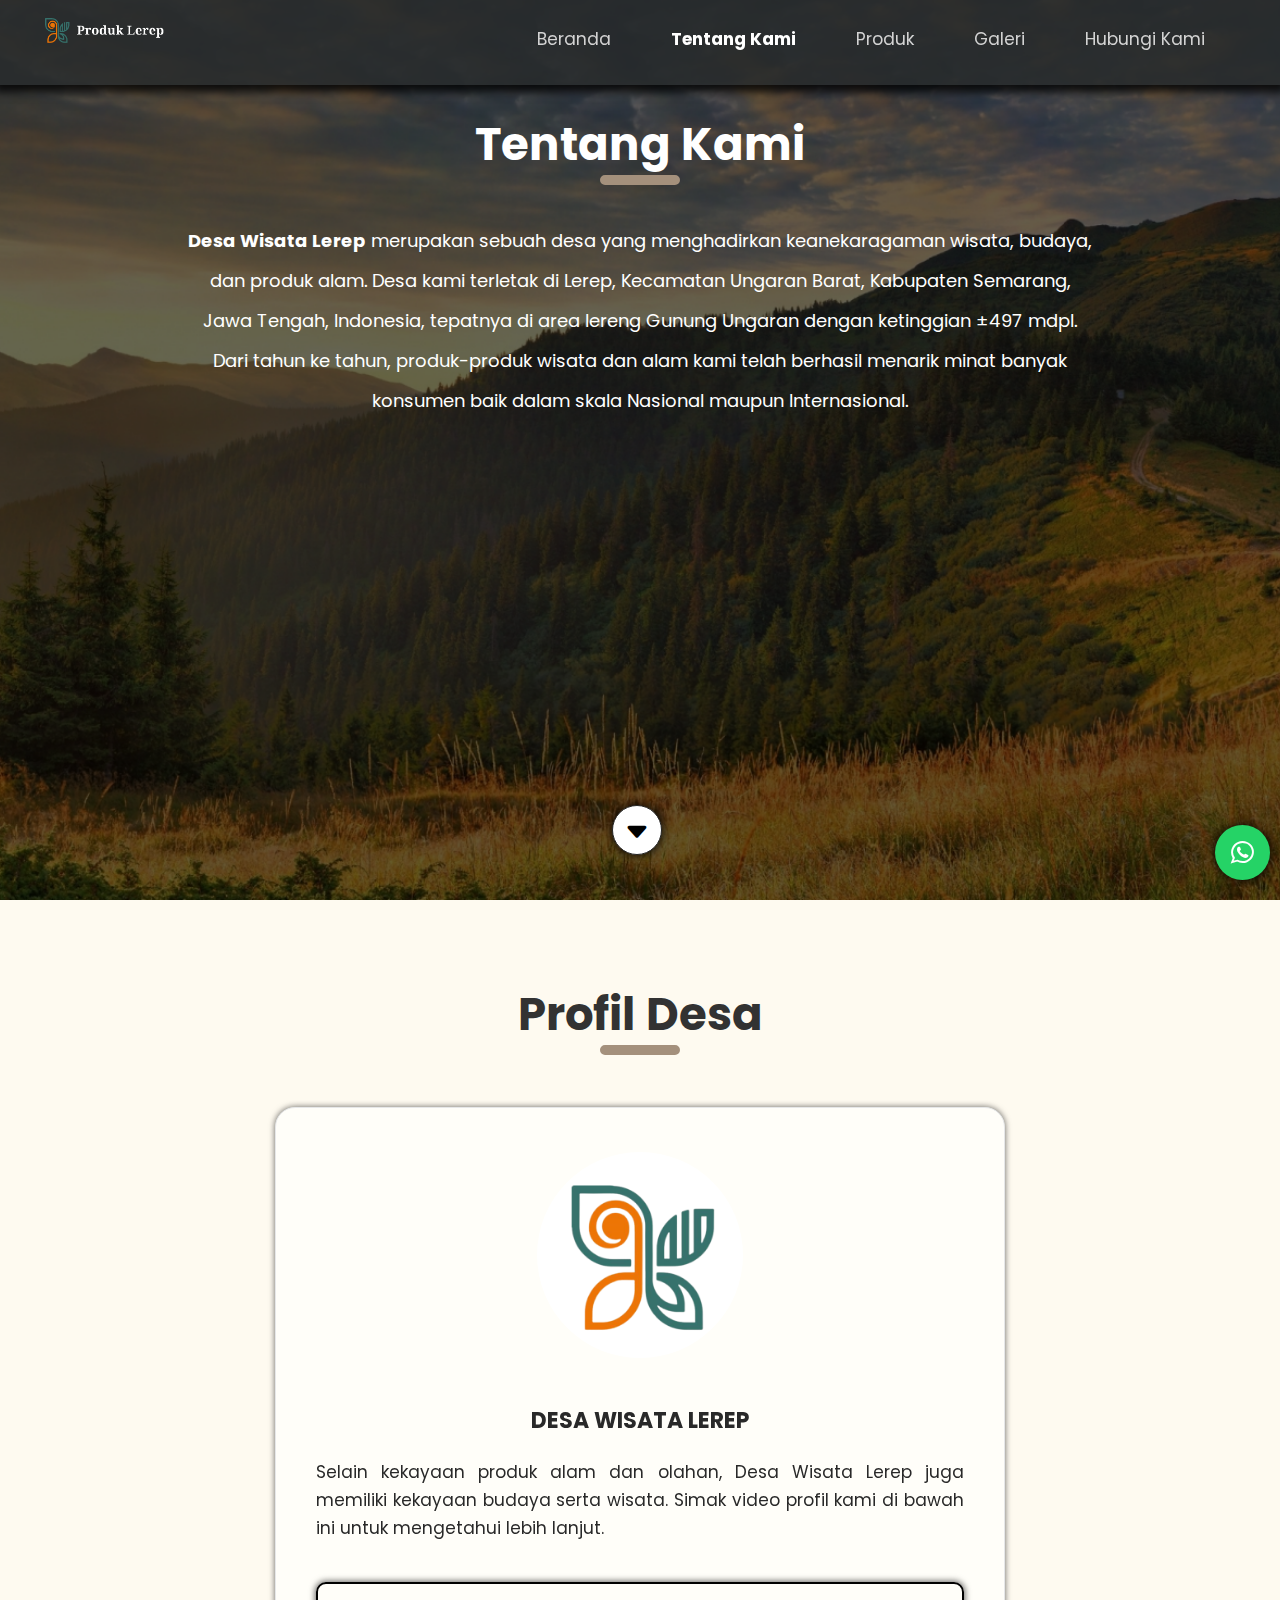
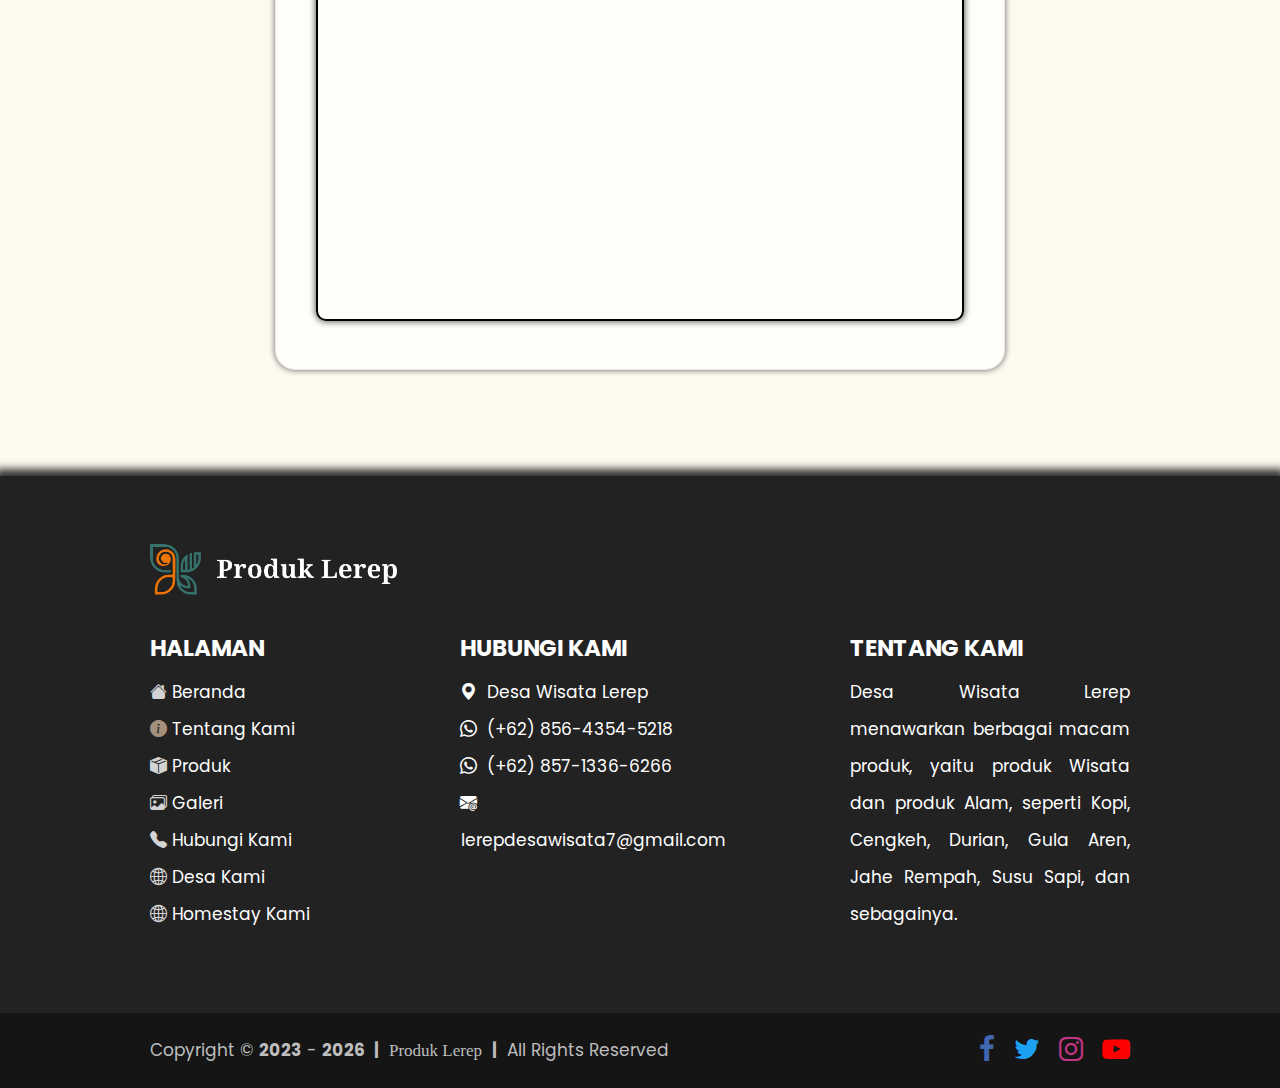
<file: about.html>
<!DOCTYPE html>
<html lang="en">

<head>
   <!-- basic -->
   <meta charset="utf-8">
   <meta http-equiv="X-UA-Compatible" content="IE=edge">
   <!-- <meta name="google" content="notranslate"> -->
   <!-- mobile metas -->
   <meta name="viewport" content="width=device-width, initial-scale=1">
   <meta name="viewport" content="initial-scale=1, maximum-scale=1">
   <!-- site metas -->
   <title>&emsp;Produk Lerep &nbsp;&nbsp;|&nbsp;&nbsp; About Us / Tentang Kami&emsp;</title>
   <!-- Icon -->
   <link rel="icon" type="icon" href="images/logodwl.png">
   <meta name="keywords" content="">
   <meta name="description" content="">
   <meta name="author" content="">
   <!-- bootstrap css -->
   <link rel="stylesheet" href="css/bootstrap.min.css">
   <link rel="stylesheet" href="https://cdn.jsdelivr.net/npm/bootstrap-icons@1.10.5/font/bootstrap-icons.css">
   <!-- style css -->
   <link rel="stylesheet" href="css/style.css">
   <!-- responsive-->
   <link rel="stylesheet" href="css/responsive.css">
   <!-- awesome fontfamily -->
   <link rel="stylesheet" href="https://cdnjs.cloudflare.com/ajax/libs/font-awesome/4.7.0/css/font-awesome.min.css">
   <!--[if lt IE 9]>
      <script src="https://oss.maxcdn.com/html5shiv/3.7.3/html5shiv.min.js"></script>
      <script src="https://oss.maxcdn.com/respond/1.4.2/respond.min.js"></script><![endif]-->
</head>
<!-- body -->

<body class="main-layout" onload="titleMarquee()">
   <!-- loader  -->
   <!-- <div class="loader_bg">
      <div class="loader"><img src="images/loading.gif" alt="" /></div>
   </div> -->
   <!-- end loader -->
   <!-- Whatsapp and Shopee Contact -->
   <a id="kontakwa"
      href="https://wa.me/6285713366266?text=[%20*Produk%20Lerep*%20•%20PERTANYAAN%20/%20QUESTION%20]%0a%0aHi!%20I%20visited%20Produk%20Lerep%20website%20and%20I%20have%20a%20Question:%0a"
      target="_blank" class="float" title="Any Questions?">
      <i id="kontak" class="fa fa-whatsapp my-float"></i>
   </a>
   <!-- <a id="kunjshopee" href="contact.html" class="float" target="_blank" title="Visit Our Shopee!">
      <img id="kontakshop" class="my-float" src="images/logoshopee.png">
   </a> -->
   <!-- end Whatsapp and Shopee Contact -->
   <!-- header -->
   <header>
      <div class="header">
         <div class="container-fluid">
            <div class="row d_flex">
               <div class=" col-md-2 col-sm-3 col logo_section">
                  <div class="full">
                     <div class="center-desk">
                        <div class="logo">
                           <a href="index.html"><img src="images/logokub.png" alt="#"></a>
                        </div>
                     </div>
                  </div>
               </div>
               <div class="col-md-10 col-sm-9" style="margin-top: -8px">
                  <nav class="navigation navbar navbar-expand-md navbar-dark ">
                     <button class="navbar-toggler" type="button" data-toggle="collapse" data-target="#navbarsExample04"
                        aria-controls="navbarsExample04" aria-expanded="false" aria-label="Toggle navigation">
                        <span class="navbar-toggler-icon"></span>
                     </button>
                     <div class="collapse navbar-collapse" id="navbarsExample04">
                        <ul class="navbar-nav mr-auto">
                           <li class="nav-item">
                              <a id="home" class="nav-link" href="index.html">Beranda</a>
                           </li>
                           <li class="nav-item active">
                              <a id="abou" class="nav-link" href="about.html" style="font-weight: bolder">Tentang
                                 Kami</a>
                           </li>
                           <li class="nav-item">
                              <a id="prod" class="nav-link" href="we_do.html">Produk</a>
                           </li>
                           <li class="nav-item">
                              <a id="gall" class="nav-link" href="portfolio.html">Galeri</a>
                           </li>
                           <li class="nav-item" style="margin-bottom: 10px">
                              <a id="cont" class="nav-link" href="contact.html">Hubungi Kami</a>
                           </li>
                           <li class="nav-item">
                              <div id="google_translate_element"></div>
                              <!-- &nbsp;
                              <a id="bo_ho3" onclick="toggleLanguage('en')" href="#" title="Translate to English"><img
                                    src="images/en.png" style="width: 24px; height: 12px"></a>
                              <a
                                 style="color: #d3d3d3; font-weight: bolder; margin-left: 5px; margin-right: 5px; padding-top: 30px">•</a>
                              <a id="bo_ho3" onclick="toggleLanguage('ind')" href="#"
                                 title="Translate to Indonesian"><img src="images/ind.png"
                                    style="width: 24px; height: 12px"></a> -->
                           </li>
                        </ul>
                     </div>
                  </nav>
               </div>
               <!-- <div class="col-md-2 d_none">
                  <ul class="email text_align_right">
                     <li> <a href="Javascript:void(0)"> Login </a></li>
                     <li> <a href="Javascript:void(0)"> <i class="fa fa-search" style="cursor: pointer;"
                              aria-hidden="true"> </i></a> </li>
                  </ul>
               </div> -->
            </div>
         </div>
      </div>
   </header>
   <!-- end header -->
   <!-- about -->
   <div class="about">
      <div class="container">
         <div class="row">
            <div class="col-md-12">
               <div class="titlepage text_align_center">
                  <h2 id="abou6">Tentang Kami</h2>
                  <br><br>
                  <p id="deskabou" style="padding: 0 10%;">
                     <b>Desa Wisata Lerep</b> merupakan sebuah desa yang menghadirkan keanekaragaman wisata, budaya, dan
                     produk alam. Desa kami terletak di Lerep, Kecamatan Ungaran Barat, Kabupaten Semarang, Jawa Tengah,
                     Indonesia, tepatnya di area lereng Gunung Ungaran dengan ketinggian ±497 mdpl. Dari tahun ke tahun,
                     produk-produk wisata dan alam kami telah berhasil menarik minat banyak konsumen baik dalam skala
                     Nasional maupun Internasional.
                  </p>
               </div>
            </div>
         </div>
      </div>
      <a href="#profdesas" id="profdes" class="profdes" title="Hover to Desa Wisata Lerep's Video Profile">
         <i class="bi bi-caret-down-fill"></i>
      </a>
   </div>
   <!-- end about -->
   <!-- we_do -->
   <div id="profdesas" class="we_do" style="margin-bottom: -110px">
      <div class="container">
         <div class="row">
            <div class="col-md-12">
               <div class="titlepage text_align_center">
                  <h2 id="cultures">Profil Desa</h2>
               </div>
            </div>
         </div>
         <div class="row">
            <div class="col-md-12">
               <div id="we1" class="carousel slide" data-ride="carousel">
                  <div class="carousel-inner">
                     <div class="carousel-item active">
                        <div class="container-fluid">
                           <div class="carousel-caption we1_do">
                              <div class="row">
                                 <div class="col-md-2">
                                    &nbsp;
                                 </div>
                                 <div class="col-md-8">
                                    <div id="bo_ho5" class="we_box text_align_left"
                                       style="margin-top: 7px; border-radius: 20px;">
                                       <center>
                                          <i>
                                             <img id="bdy" src="images/logokopi.png">
                                          </i>
                                       </center>
                                       <h3 id="culttitle" align="center">Desa Wisata Lerep</h3>
                                       <p id="desccult" align="justify">
                                          Selain kekayaan produk alam dan olahan, Desa Wisata Lerep juga memiliki
                                          kekayaan budaya serta wisata. Simak video profil kami di bawah ini untuk
                                          mengetahui lebih lanjut.
                                       </p>
                                       <center>
                                          <i>
                                             <div id="bo_ho1">
                                                <iframe id="comprof"
                                                   src="https://www.youtube.com/embed/ndKDOv_-edo?&autoplay=1&mute=1&loop=1&playlist=ndKDOv_-edo"
                                                   title="Company Profile DWL" allowfullscreen="allowfullscreen"
                                                   mozallowfullscreen="mozallowfullscreen"
                                                   msallowfullscreen="msallowfullscreen"
                                                   oallowfullscreen="oallowfullscreen"
                                                   webkitallowfullscreen="webkitallowfullscreen"
                                                   allow="accelerometer; autoplay; fullscreen; clipboard-write; encrypted-media; gyroscope; picture-in-picture; web-share"
                                                   allowfullscreen style="border-radius: 10px;"></iframe>
                                             </div>
                                          </i>
                                       </center>
                                       <!-- <a id="syope" target="_blank" class="read_more" href="contact.html"><img
                                             id="gambarcult" src="images/logoshopee.png">
                                          &nbsp;Hubungi Kami</a> -->
                                    </div>
                                 </div>
                                 <!-- <div class="col-md-6">
                                    <div id="bo_ho5" class="we_box text_align_left"
                                       style="margin-top: 7px; border-radius: 10px;">
                                       <center>
                                          <i><img id="bdy" src="images/logokopi.png">
                                          </i>
                                       </center>
                                       <h3 id="culttitle" align="center">KWT Manggar Lestari</h3>
                                       <p id="desccult" align="justify">
                                          Selain kekayaan alam, Desa Wisata Lerep juga memiliki kekayaan budaya. Simak
                                          <span style="font-style: italic;">booklet</span> berikut ini untuk mengetahui
                                          lebih lanjut.
                                       </p>
                                       <a id="syope" target="_blank" class="read_more"
                                          href="contact.html"><img id="gambarcult" src="images/logoshopee.png">
                                          &nbsp;Shopee</a>
                                    </div>
                                 </div> -->
                                 <div class="col-md-2">
                                    &nbsp;
                                 </div>
                              </div>
                           </div>
                        </div>
                     </div>
                  </div>
               </div>
            </div>
         </div>
      </div>
   </div>
   <!-- end we_do -->
   <!-- we_do BUDAYA -->
   <!-- <div id="budayas" class="we_do">
      <div class="container">
         <div class="row">
            <div class="col-md-12">
               <div class="titlepage text_align_center">
                  <h2 id="cultures">Budaya Kami</h2>
               </div>
            </div>
         </div>
         <div class="row">
            <div class="col-md-12">
               <div id="we1" class="carousel slide" data-ride="carousel">
                  <div class="carousel-inner">
                     <div class="carousel-item active">
                        <div class="container-fluid">
                           <div class="carousel-caption we1_do">
                              <div class="row">
                                 <div class="col-md-3">
                                    &nbsp;
                                 </div>
                                 <div class="col-md-6">
                                    <div id="bo_ho5" class="we_box text_align_left"
                                       style="margin-top: 7px; border-radius: 10px;">
                                       <center>
                                          <i><img id="bdy" src="images/culture.png">
                                          </i>
                                       </center>
                                       <h3 id="culttitle" align="center">Kebudayaan Lokal<br><span
                                             id="spen"><span style="color: black; font-weight: bolder">-</span>
                                             <b>BOOKLET</b> <span
                                                style="color: black; font-weight: bolder">-</span></span></h3>
                                       <p id="desccult" align="justify">
                                          Selain kekayaan produk alam, Desa Wisata Lerep juga memiliki kekayaan budaya. Simak
                                          <span style="font-style: italic;">booklet</span> berikut ini untuk mengetahui
                                          lebih lanjut.
                                       </p>
                                       <a id="buklet" style="border-radius: 10px" class="read_more" href="pdf/Test.pdf"
                                          target="new_"><i class="bi bi-file-earmark-pdf-fill"></i>
                                          &nbsp;Booklet</a>
                                    </div>
                                 </div>
                                 <div class="col-md-3">
                                    &nbsp;
                                 </div>
                              </div>
                           </div>
                        </div>
                     </div>
                  </div>
               </div>
            </div>
         </div>
      </div>
   </div> -->
   <!-- end we_do -->
   <!-- Page Footer -->
   <footer>
      <div class="footer">
         <div class="container">
            <div class="row">
               <div class="col-md-11">
                  <a class="logo_footer" id="bo_ho2" href="index.html"><img src="images/logokubx.png" alt="#"></a>
               </div>
               <!-- <div class="col-md-1">
                  &nbsp; -->
               <!-- <form class="newslatter_form" action="mailto:alfrethanovcwjy@gmail.com" method="GET">
                     <input type="hidden" value="Email--Berlangganan" name="subject">
                     <input type="email" class="ente" placeholder="Kirim Email untuk berlangganan" name="body">
                     <button class="subs_btn" type="submit" name="submit">Kirim</button>
                  </form> -->
               <!-- </div> -->
               <br><br><br>
               <div class="col-md-4 col-sm-6">
                  <div class="Informa helpful">
                     <h3 class="fotor" id="pages">Halaman</h3>
                     <ul>
                        <li><a id="futerhome" href="index.html"><span style="color: #D3D3D3"><i
                                    class="bi bi-house-fill"></i></span> Beranda</a></li>
                        <li><a id="futerabou" href="about.html"><span style="color: #A4907C"><i
                                    class="bi bi-info-circle-fill"></i></span> Tentang Kami</a>
                        </li>
                        <li><a id="futerprod" href="we_do.html"><span style="color: #D3D3D3"><i
                                    class="bi bi-box-seam-fill"></i></span> Produk</a></li>
                        <li><a id="futergall" href="portfolio.html"><span style="color: #D3D3D3"><i
                                    class="bi bi-images"></i></span> Galeri</a>
                        </li>
                        <li><a id="futercont" href="contact.html"><span style="color: #D3D3D3"><i
                                    class="bi bi-telephone-fill"></i></span> Hubungi
                              Kami</a></li>
                        <li><a id="futercont" href="https://www.lerepdesawisata.com" target="_blank"><span
                                 style="color: #D3D3D3"><i class="bi bi-globe2"></i></span> Desa
                              Kami</a></li>
                        <li><a id="futercont" href="https://www.homestay-lerep.lerepdesawisata.com"
                              target="_blank"><span style="color: #D3D3D3"><i class="bi bi-globe2"></i></span>
                              Homestay
                              Kami</a></li>
                     </ul>
                  </div>
               </div>
               <div class="col-md-4 col-sm-6">
                  <div class="Informa conta">
                     <h3 class="fotor" id="contfut">Hubungi Kami</h3>
                     <ul>
                        <li>
                           <a href="https://goo.gl/maps/KwKjmjHDLXgj5Qv1A" target="blank_">
                              <i class="bi bi-geo-alt-fill" aria-hidden="true"></i> Desa Wisata Lerep
                           </a>
                        </li>
                        <li>
                           <a href="https://wa.me/6285643545218?text=[%20*Produk%20Lerep*%20•%20PERTANYAAN%20/%20QUESTION%20]%0a%0aHi!%20I%20visited%20Produk%20Lerep%20website%20and%20I%20have%20a%20Question:%0a"
                              target="_blank">
                              <i class="bi bi-whatsapp" aria-hidden="true"></i> (+62) 856-4354-5218
                           </a>
                        </li>
                        <li>
                           <a href="https://wa.me/6285713366266?text=[%20*Produk%20Lerep*%20•%20PERTANYAAN%20/%20QUESTION%20]%0a%0aHi!%20I%20visited%20Produk%20Lerep%20website%20and%20I%20have%20a%20Question:%0a"
                              target="_blank">
                              <i class="bi bi-whatsapp" aria-hidden="true"></i> (+62) 857-1336-6266
                           </a>
                        </li>
                        <li>
                           <a href="mailto:lerepdesawisata7@gmail.com?subject=[%20Produk%20Lerep%20•%20PERTANYAAN%20/%20QUESTION%20],&body=Hi!%20I%20visited%20Produk%20Lerep%20website%20and%20I%20have%20a%20Question:%0a"
                              target="_blank">
                              <i class="bi bi-envelope-at-fill" aria-hidden="true"></i> <span
                                 style="margin-left: 1px">lerepdesawisata7@gmail.com</span>
                           </a>
                        </li>
                        <!-- <li>
                           <a href="Javascript:void(0)">
                              <i class="bi bi-bag-fill" aria-hidden="true" style="color: #EE4D2D"></i> <span
                                 style="margin-left: 1px">Produk Lerep</span>
                           </a>
                        </li> -->
                     </ul>
                  </div>
               </div>
               <div class="col-md-4 col-sm-6">
                  <div class="Informa">
                     <h3 class="fotor" id="aboufut">Tentang Kami</h3>
                     <ul>
                        <li id="aboufutdet" align="justify">
                           Desa Wisata Lerep menawarkan berbagai macam produk, yaitu produk Wisata dan produk Alam,
                           seperti Kopi, Cengkeh, Durian, Gula Aren, Jahe Rempah, Susu Sapi, dan sebagainya.
                        </li>
                     </ul>
                  </div>
               </div>
            </div>
         </div>
         <!-- Web Footer -->
         <div class="copyright text_align_left">
            <div class="container">
               <div class="row d_flex">
                  <div class="col-md-7">
                     <p>Copyright &copy; <b>2023</b> - <b>
                           <script>document.write(new Date().getFullYear())</script>
                        </b> &nbsp;<b>|</b>&nbsp; <a href="index.html" style="font-family: 'Droid Serif'">Produk
                           Lerep</a> &nbsp;<b>|</b>&nbsp; All Rights Reserved
                     </p>
                  </div>
                  <!-- Social Media -->
                  <div class="col-md-5">
                     <ul class="social_icon text_align_center">
                        <li>
                           <a href="https://web.facebook.com/desawisatalerepungaran/?_rdc=1&_rdr" target="blank_"><i
                                 class="fa fa-facebook-f" style="color: #4267B2"></i></a>
                        </li>
                        <li>
                           <a href="https://twitter.com/DesaLerep" target="blank_"><i class="fa fa-twitter"
                                 style="color: #1DA1F2"></i></a>
                        </li>
                        <li>
                           <a href="https://www.instagram.com/desawisatalerep/" target="blank_"><i
                                 class="fa fa-instagram" aria-hidden="true" style="color: #C13584"></i></a>
                        </li>
                        <li>
                           <a href="https://www.youtube.com/channel/UCgRLgw7EzDiqmZeEg9f-Agg" target="blank_"><i
                                 class="fa fa-youtube-play" aria-hidden="true" style="color: #FF0000"></i></a>
                        </li>
                     </ul>
                  </div>
                  <!-- end Social Media -->
               </div>
            </div>
         </div>
         <!-- end web footer -->
      </div>
   </footer>
   <!-- end page footer -->
   <!-- Javascript files-->
   <script src="js/jquery.min.js"></script>
   <script src="js/bootstrap.bundle.min.js"></script>
   <script src="js/jquery-3.0.0.min.js"></script>
   <script src="js/custom.js"></script>
   <script src="js/translate-about.js"></script>
   <script type="text/javascript"
      src="https://translate.google.com/translate_a/element.js?cb=googleTranslateElementInit"></script>
   <!-- end JavaScript files -->
</body>

</html>
</file>
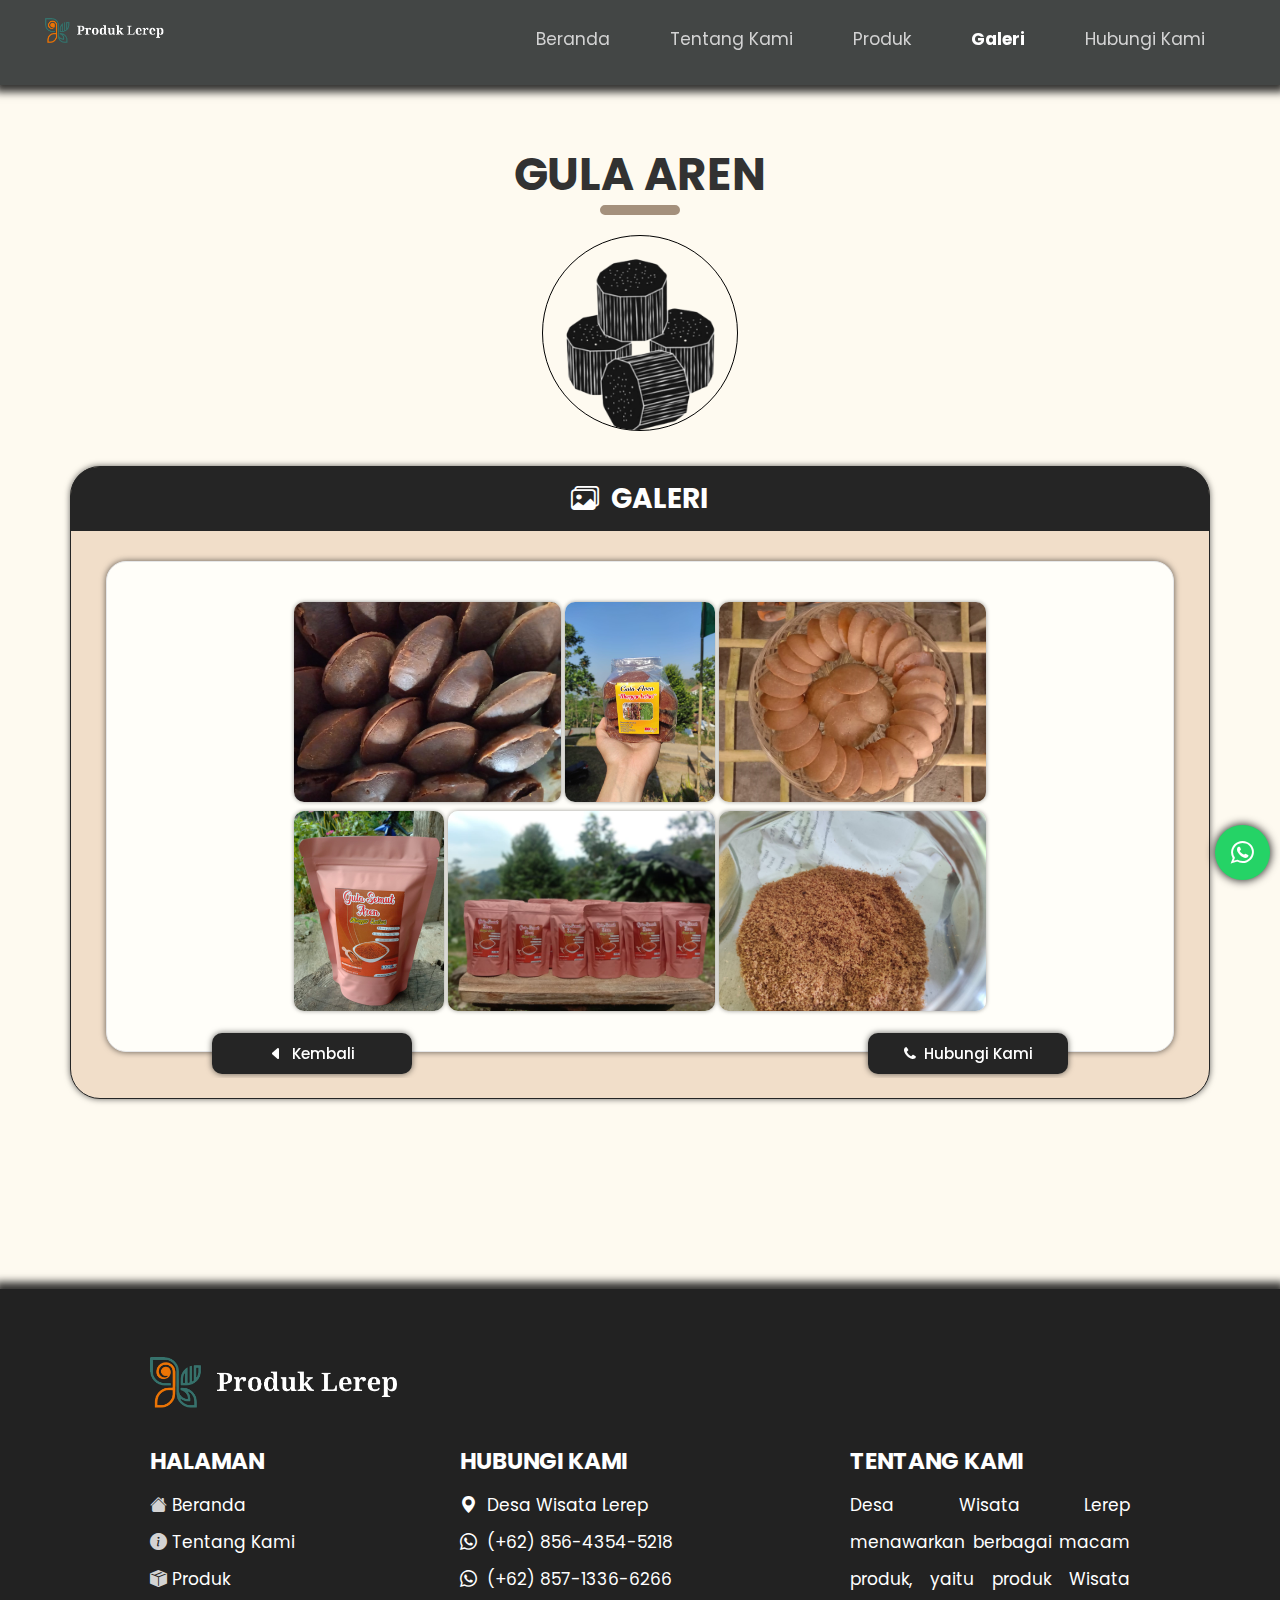
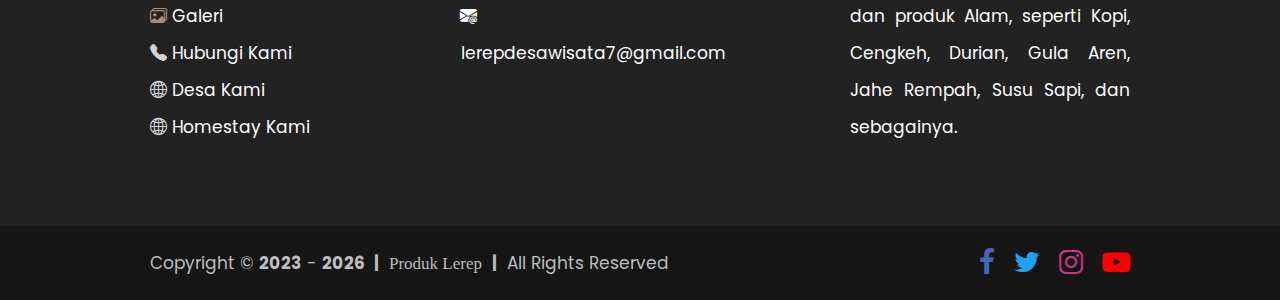
<file: aren.html>
<!DOCTYPE html>
<html lang="en">

<head>
    <!-- basic -->
    <meta charset="utf-8">
    <meta http-equiv="X-UA-Compatible" content="IE=edge">
    <!-- <meta name="google" content="notranslate"> -->
    <!-- mobile metas -->
    <meta name="viewport" content="width=device-width, initial-scale=1">
    <meta name="viewport" content="initial-scale=1, maximum-scale=1">
    <!-- site metas -->
    <title>&emsp;Produk Lerep &nbsp;&nbsp;|&nbsp;&nbsp; Palm Sugar / Gula Aren Lerep&emsp;</title>
    <!-- Icon -->
    <link rel="icon" type="icon" href="images/logodwl.png">
    <meta name="keywords" content="">
    <meta name="description" content="">
    <meta name="author" content="">
    <!-- bootstrap css -->
    <link rel="stylesheet" href="css/bootstrap.min.css">
    <link rel="stylesheet" href="https://cdn.jsdelivr.net/npm/bootstrap-icons@1.10.5/font/bootstrap-icons.css">
    <!-- style css -->
    <link rel="stylesheet" href="css/style.css">
    <!-- responsive-->
    <link rel="stylesheet" href="css/responsive.css">
    <!-- awesome fontfamily -->
    <link rel="stylesheet" href="https://cdnjs.cloudflare.com/ajax/libs/font-awesome/4.7.0/css/font-awesome.min.css">
    <!--[if lt IE 9]>
      <script src="https://oss.maxcdn.com/html5shiv/3.7.3/html5shiv.min.js"></script>
      <script src="https://oss.maxcdn.com/respond/1.4.2/respond.min.js"></script><![endif]-->
</head>
<!-- body -->

<body class="main-layout" onload="titleMarquee()">
    <!-- loader  -->
    <!-- <div class="loader_bg">
      <div class="loader"><img src="images/loading.gif" alt="" /></div>
   </div> -->
    <!-- end loader -->
    <!-- Whatsapp and Shopee Contact -->
    <a id="kontakwa"
        href="https://wa.me/6285713366266?text=[%20*Produk%20Lerep*%20•%20PERTANYAAN%20/%20QUESTION%20]%0a%0aHi!%20I%20visited%20Produk%20Lerep%20website%20and%20I%20have%20a%20Question:%0a"
        target="_blank" class="float" title="Any Questions?">
        <i id="kontak" class="fa fa-whatsapp my-float"></i>
    </a>
    <!-- <a id="kunjshopee" href="contact.html" class="float" target="_blank" title="Visit Our Shopee!">
        <img id="kontakshop" class="my-float" src="images/logoshopee.png">
    </a> -->
    <!-- end Whatsapp and Shopee Contact -->
    <!-- header -->
    <header>
        <div class="header">
            <div class="container-fluid">
                <div class="row d_flex">
                    <div class=" col-md-2 col-sm-3 col logo_section">
                        <div class="full">
                            <div class="center-desk">
                                <div class="logo">
                                    <a href="index.html"><img src="images/logokub.png" alt="#"></a>
                                </div>
                            </div>
                        </div>
                    </div>
                    <div class="col-md-10 col-sm-9" style="margin-top: -8px">
                        <nav class="navigation navbar navbar-expand-md navbar-dark ">
                            <button class="navbar-toggler" type="button" data-toggle="collapse"
                                data-target="#navbarsExample04" aria-controls="navbarsExample04" aria-expanded="false"
                                aria-label="Toggle navigation">
                                <span class="navbar-toggler-icon"></span>
                            </button>
                            <div class="collapse navbar-collapse" id="navbarsExample04">
                                <ul class="navbar-nav mr-auto">
                                    <li class="nav-item">
                                        <a id="home" class="nav-link" href="index.html">Beranda</a>
                                    </li>
                                    <li class="nav-item">
                                        <a id="abou" class="nav-link" href="about.html">Tentang Kami</a>
                                    </li>
                                    <li class="nav-item">
                                        <a id="prod" class="nav-link" href="we_do.html">Produk</a>
                                    </li>
                                    <li class="nav-item active">
                                        <a id="gall" class="nav-link" href="portfolio.html"
                                            style="font-weight: bolder">Galeri</a>
                                    </li>
                                    <li class="nav-item" style="margin-bottom: 10px">
                                        <a id="cont" class="nav-link" href="contact.html">Hubungi Kami</a>
                                    </li>
                                    <li class="nav-item">
                                       <div id="google_translate_element"></div>
                                       <!-- &nbsp;
                                       <a id="bo_ho3" onclick="toggleLanguage('en')" href="#" title="Translate to English"><img
                                             src="images/en.png" style="width: 24px; height: 12px"></a>
                                       <a
                                          style="color: #d3d3d3; font-weight: bolder; margin-left: 5px; margin-right: 5px; padding-top: 30px">•</a>
                                       <a id="bo_ho3" onclick="toggleLanguage('ind')" href="#"
                                          title="Translate to Indonesian"><img src="images/ind.png"
                                             style="width: 24px; height: 12px"></a> -->
                                    </li>
                                </ul>
                            </div>
                        </nav>
                    </div>
                    <!-- <div class="col-md-2 d_none">
                  <ul class="email text_align_right">
                     <li> <a href="Javascript:void(0)"> Login </a></li>
                     <li> <a href="Javascript:void(0)"> <i class="fa fa-search" style="cursor: pointer;"
                              aria-hidden="true"> </i></a> </li>
                  </ul>
               </div> -->
                </div>
            </div>
        </div>
    </header>
    <!-- end header -->
    <!-- Produk Kopi -->
    <div class="we_do">
        <div class="container" style="margin-top: 60px">
            <div class="row">
                <div class="col-md-12">
                    <div class="titlepage text_align_center">
                        <h2 id="galbijkop">GULA AREN</h2>
                        <div id="bo_ho4">
                            <i>
                                <img id="gambargal" src="images/gulaaren.png">
                            </i>
                        </div>
                    </div>
                </div>
            </div>
            <div class="card" id="galgal">
                <div class="card-head" align="center" style="border: 2px #252525 solid; background-color: #252525;">
                    <a id="titlegal"><i class="bi bi-images" aria-hidden="true"></i> &nbsp;GALERI</a>
                </div>
                <div class="card-body">
                    <div class="row">
                        <div class="col-md-12">
                            <div class="carousel-inner">
                                <div class="carousel-item active">
                                    <div class="container-fluid">
                                        <div class="carousel-caption we1_do">
                                            <div class="row">
                                                <div class="col-md-12">
                                                    <div id="bo_ho" class="we_box text_align_left"
                                                        style="margin-top: 10px;">
                                                        <i>
                                                            <center>
                                                                <div id="bo_ho1">
                                                                    <!-- <video style="border-radius: 10px" controls loop
                                                                        autoplay muted>
                                                                        <source src="videos/vid-1.mp4" type="video/mp4">
                                                                    </video>
                                                                    <br> -->
                                                                    <img src="images/aren-g.jpg" alt="#"
                                                                        style="height: 200px; border-radius: 10px">
                                                                    <img src="images/aren-g2.jpg" alt="#"
                                                                        style="height: 200px; border-radius: 10px">
                                                                    <img src="images/aren-g1.jpg" alt="#"
                                                                        style="height: 200px; border-radius: 10px">
                                                                    <br>
                                                                    <img src="images/semutaren.jpeg" alt="#"
                                                                        style="height: 200px; border-radius: 10px; margin-top: 9px">
                                                                    <img src="images/semutarenbnyk.jpeg" alt="#"
                                                                        style="height: 200px; border-radius: 10px; margin-top: 9px">
                                                                    <img id="lastimage" src="images/arens.jpeg" alt="#"
                                                                        style="height: 200px; border-radius: 10px; margin-top: 9px">
                                                                </div>
                                                            </center>
                                                        </i>
                                                        <a id="galut" class="read_more" href="portfolio.html"><i
                                                                class="bi bi-caret-left-fill"></i>
                                                            &nbsp;Kembali</a>
                                                        <a id="contus" class="read_more" href="contact.html"><i
                                                                class="fa fa-phone"></i> &nbsp;Hubungi Kami</a>
                                                    </div>
                                                </div>
                                            </div>
                                        </div>
                                    </div>
                                </div>
                            </div>
                        </div>
                    </div>
                </div>
            </div>
        </div>
    </div>
    <!-- end Produk Kopi -->
    <!-- Page Footer -->
    <footer>
        <div class="footer">
            <div class="container">
                <div class="row">
                    <div class="col-md-11">
                        <a class="logo_footer" id="bo_ho2" href="index.html"><img src="images/logokubx.png" alt="#"></a>
                    </div>
                    <!-- <div class="col-md-1" style="margin-bottom: 70px;">
                        &nbsp; -->
                    <!-- <form class="newslatter_form" action="mailto:alfrethanovcwjy@gmail.com" method="GET">
                   <input type="hidden" value="Email--Berlangganan" name="subject">
                   <input type="email" class="ente" placeholder="Kirim Email untuk berlangganan" name="body">
                   <button class="subs_btn" type="submit" name="submit">Kirim</button>
                </form> -->
                    <!-- </div> -->
                    <br><br><br>
                    <div class="col-md-4 col-sm-6">
                        <div class="Informa helpful">
                            <h3 class="fotor" id="pages">Halaman</h3>
                            <ul>
                                <li><a id="futerhome" href="index.html"><span style="color: #D3D3D3"><i
                                            class="bi bi-house-fill"></i></span> Beranda</a></li>
                                <li><a id="futerabou" href="about.html"><span style="color: #D3D3D3"><i
                                            class="bi bi-info-circle-fill"></i></span> Tentang Kami</a>
                                </li>
                                <li><a id="futerprod" href="we_do.html"><span style="color: #D3D3D3"><i
                                            class="bi bi-box-seam-fill"></i></span> Produk</a></li>
                                <li><a id="futergall" href="portfolio.html"><span style="color: #A4907C"><i
                                            class="bi bi-images"></i></span> Galeri</a>
                                </li>
                                <li><a id="futercont" href="contact.html"><span style="color: #D3D3D3"><i
                                            class="bi bi-telephone-fill"></i></span> Hubungi
                                      Kami</a></li>
                                <li><a id="futercont" href="https://www.lerepdesawisata.com" target="_blank"><span
                                         style="color: #D3D3D3"><i class="bi bi-globe2"></i></span> Desa
                                      Kami</a></li>
                                <li><a id="futercont" href="https://www.homestay-lerep.lerepdesawisata.com"
                                      target="_blank"><span style="color: #D3D3D3"><i class="bi bi-globe2"></i></span>
                                      Homestay
                                      Kami</a></li>
                            </ul>
                        </div>
                    </div>
                    <div class="col-md-4 col-sm-6">
                        <div class="Informa conta">
                            <h3 class="fotor" id="contfut">Hubungi Kami</h3>
                            <ul>
                                <li>
                                    <a href="https://goo.gl/maps/KwKjmjHDLXgj5Qv1A" target="blank_">
                                        <i class="bi bi-geo-alt-fill" aria-hidden="true"></i> Desa Wisata Lerep
                                    </a>
                                </li>
                                <li>
                                    <a href="https://wa.me/6285643545218?text=[%20*Produk%20Lerep*%20•%20PERTANYAAN%20/%20QUESTION%20]%0a%0aHi!%20I%20visited%20Produk%20Lerep%20website%20and%20I%20have%20a%20Question:%0a"
                                        target="_blank">
                                        <i class="bi bi-whatsapp" aria-hidden="true"></i> (+62) 856-4354-5218
                                    </a>
                                </li>
                                <li>
                                    <a href="https://wa.me/6285713366266?text=[%20*Produk%20Lerep*%20•%20PERTANYAAN%20/%20QUESTION%20]%0a%0aHi!%20I%20visited%20Produk%20Lerep%20website%20and%20I%20have%20a%20Question:%0a"
                                        target="_blank">
                                        <i class="bi bi-whatsapp" aria-hidden="true"></i> (+62) 857-1336-6266
                                    </a>
                                </li>
                                <li>
                                    <a href="mailto:lerepdesawisata7@gmail.com?subject=[%20Produk%20Lerep%20•%20PERTANYAAN%20/%20QUESTION%20],&body=Hi!%20I%20visited%20Produk%20Lerep%20website%20and%20I%20have%20a%20Question:%0a"
                                        target="_blank">
                                        <i class="bi bi-envelope-at-fill" aria-hidden="true"></i> <span
                                            style="margin-left: 1px">lerepdesawisata7@gmail.com</span>
                                    </a>
                                </li>
                                <!-- <li>
                                    <a href="Javascript:void(0)">
                                        <i class="bi bi-bag-fill" aria-hidden="true" style="color: #EE4D2D"></i> <span
                                            style="margin-left: 1px">Produk Lerep</span>
                                    </a>
                                </li> -->
                            </ul>
                        </div>
                    </div>
                    <div class="col-md-4 col-sm-6">
                        <div class="Informa">
                            <h3 class="fotor" id="aboufut">Tentang Kami</h3>
                            <ul>
                                <li id="aboufutdet" align="justify">
                                    Desa Wisata Lerep menawarkan berbagai macam produk, yaitu produk Wisata dan produk Alam,
                                    seperti Kopi, Cengkeh, Durian, Gula Aren, Jahe Rempah, Susu Sapi, dan sebagainya.
                                </li>
                            </ul>
                        </div>
                    </div>
                </div>
            </div>
            <!-- Web Footer -->
            <div class="copyright text_align_left">
                <div class="container">
                    <div class="row d_flex">
                        <div class="col-md-7">
                            <p>Copyright &copy; <b>2023</b> - <b>
                                    <script>document.write(new Date().getFullYear())</script>
                                </b> &nbsp;<b>|</b>&nbsp; <a href="index.html"
                                    style="font-family: 'Droid Serif'">Produk Lerep</a> &nbsp;<b>|</b>&nbsp; All
                                Rights Reserved
                            </p>
                        </div>
                        <!-- Social Media -->
                        <div class="col-md-5">
                            <ul class="social_icon text_align_center">
                                <li>
                                    <a href="https://web.facebook.com/desawisatalerepungaran/?_rdc=1&_rdr"
                                        target="blank_"><i class="fa fa-facebook-f" style="color: #4267B2"></i></a>
                                </li>
                                <li>
                                    <a href="https://twitter.com/DesaLerep" target="blank_"><i class="fa fa-twitter"
                                            style="color: #1DA1F2"></i></a>
                                </li>
                                <li>
                                    <a href="https://www.instagram.com/desawisatalerep/" target="blank_"><i
                                            class="fa fa-instagram" aria-hidden="true" style="color: #C13584"></i></a>
                                </li>
                                <li>
                                    <a href="https://www.youtube.com/channel/UCgRLgw7EzDiqmZeEg9f-Agg"
                                        target="blank_"><i class="fa fa-youtube-play" aria-hidden="true"
                                            style="color: #FF0000"></i></a>
                                </li>
                            </ul>
                        </div>
                        <!-- end Social Media -->
                    </div>
                </div>
            </div>
            <!-- end web footer -->
        </div>
    </footer>
    <!-- end page footer -->
    <!-- Javascript files-->
    <script src="js/jquery.min.js"></script>
    <script src="js/bootstrap.bundle.min.js"></script>
    <script src="js/jquery-3.0.0.min.js"></script>
    <script src="js/custom.js"></script>
    <script src="js/translate-galleries-aren.js"></script>
    <script type="text/javascript"
       src="https://translate.google.com/translate_a/element.js?cb=googleTranslateElementInit"></script>
    <!-- end Javascript files-->
</body>

</html>
</file>
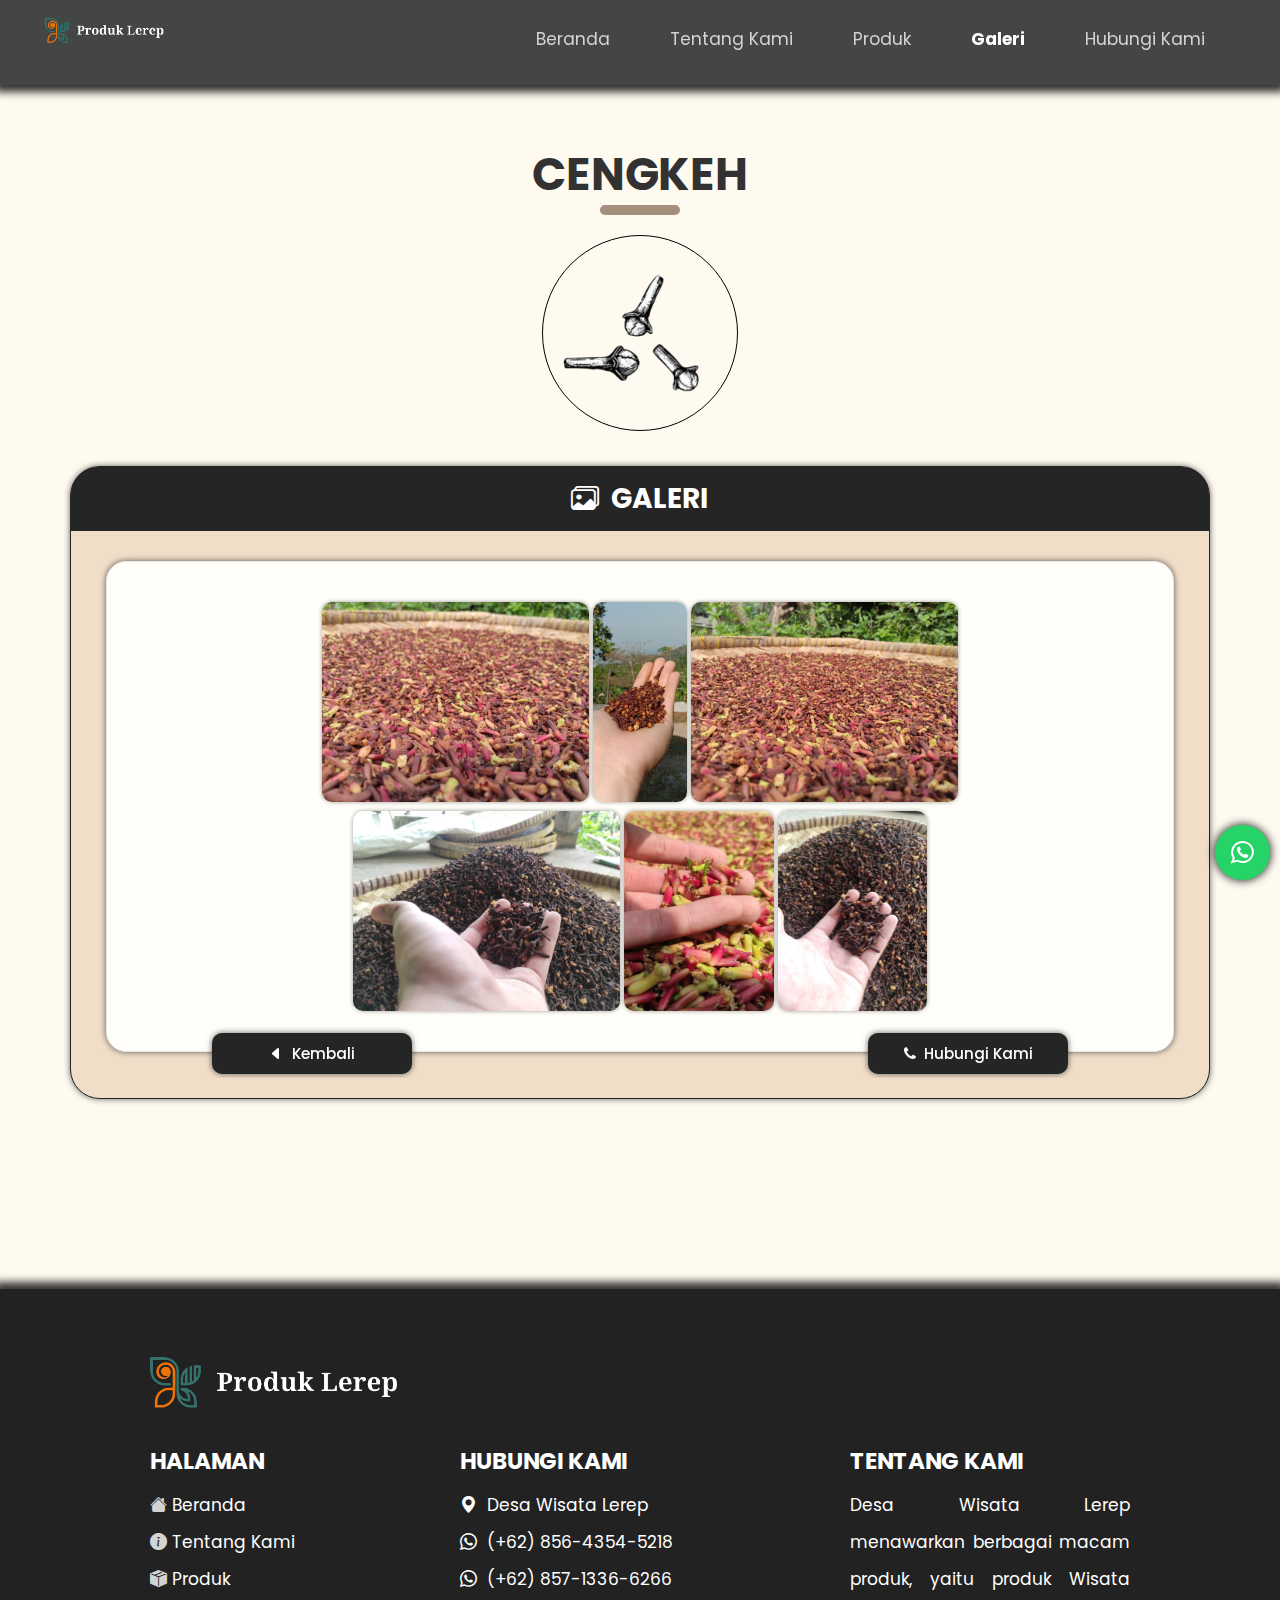
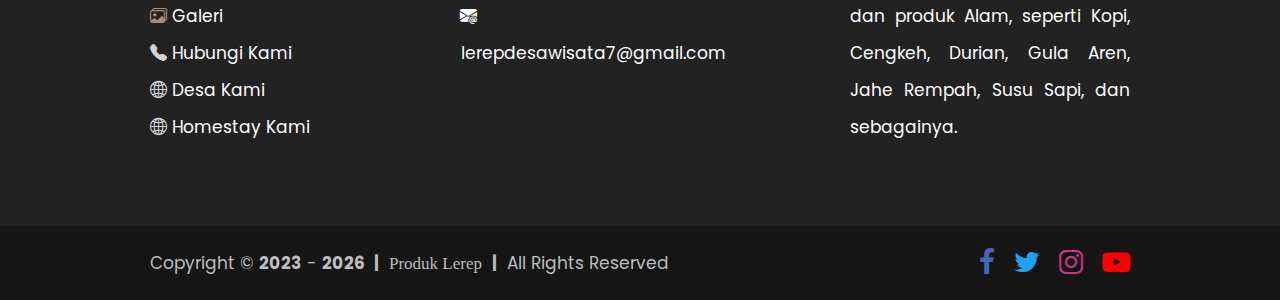
<file: cengkeh.html>
<!DOCTYPE html>
<html lang="en">

<head>
    <!-- basic -->
    <meta charset="utf-8">
    <meta http-equiv="X-UA-Compatible" content="IE=edge">
    <!-- <meta name="google" content="notranslate"> -->
    <!-- mobile metas -->
    <meta name="viewport" content="width=device-width, initial-scale=1">
    <meta name="viewport" content="initial-scale=1, maximum-scale=1">
    <!-- site metas -->
    <title>&emsp;Produk Lerep &nbsp;&nbsp;|&nbsp;&nbsp; Cloves / Cengkeh Lerep&emsp;</title>
    <!-- Icon -->
    <link rel="icon" type="icon" href="images/logodwl.png">
    <meta name="keywords" content="">
    <meta name="description" content="">
    <meta name="author" content="">
    <!-- bootstrap css -->
    <link rel="stylesheet" href="css/bootstrap.min.css">
    <link rel="stylesheet" href="https://cdn.jsdelivr.net/npm/bootstrap-icons@1.10.5/font/bootstrap-icons.css">
    <!-- style css -->
    <link rel="stylesheet" href="css/style.css">
    <!-- responsive-->
    <link rel="stylesheet" href="css/responsive.css">
    <!-- awesome fontfamily -->
    <link rel="stylesheet" href="https://cdnjs.cloudflare.com/ajax/libs/font-awesome/4.7.0/css/font-awesome.min.css">
    <!--[if lt IE 9]>
      <script src="https://oss.maxcdn.com/html5shiv/3.7.3/html5shiv.min.js"></script>
      <script src="https://oss.maxcdn.com/respond/1.4.2/respond.min.js"></script><![endif]-->
</head>
<!-- body -->

<body class="main-layout" onload="titleMarquee()">
    <!-- loader  -->
    <!-- <div class="loader_bg">
      <div class="loader"><img src="images/loading.gif" alt="" /></div>
   </div> -->
    <!-- end loader -->
    <!-- Whatsapp and Shopee Contact -->
    <a id="kontakwa"
        href="https://wa.me/6285713366266?text=[%20*Produk%20Lerep*%20•%20PERTANYAAN%20/%20QUESTION%20]%0a%0aHi!%20I%20visited%20Produk%20Lerep%20website%20and%20I%20have%20a%20Question:%0a"
        target="_blank" class="float" title="Any Questions?">
        <i id="kontak" class="fa fa-whatsapp my-float"></i>
    </a>
    <!-- <a id="kunjshopee" href="contact.html" class="float" target="_blank" title="Visit Our Shopee!">
        <img id="kontakshop" class="my-float" src="images/logoshopee.png">
    </a> -->
    <!-- end Whatsapp and Shopee Contact -->
    <!-- header -->
    <header>
        <div class="header">
            <div class="container-fluid">
                <div class="row d_flex">
                    <div class=" col-md-2 col-sm-3 col logo_section">
                        <div class="full">
                            <div class="center-desk">
                                <div class="logo">
                                    <a href="index.html"><img src="images/logokub.png" alt="#"></a>
                                </div>
                            </div>
                        </div>
                    </div>
                    <div class="col-md-10 col-sm-9" style="margin-top: -8px">
                        <nav class="navigation navbar navbar-expand-md navbar-dark ">
                            <button class="navbar-toggler" type="button" data-toggle="collapse"
                                data-target="#navbarsExample04" aria-controls="navbarsExample04" aria-expanded="false"
                                aria-label="Toggle navigation">
                                <span class="navbar-toggler-icon"></span>
                            </button>
                            <div class="collapse navbar-collapse" id="navbarsExample04">
                                <ul class="navbar-nav mr-auto">
                                    <li class="nav-item">
                                        <a id="home" class="nav-link" href="index.html">Beranda</a>
                                    </li>
                                    <li class="nav-item">
                                        <a id="abou" class="nav-link" href="about.html">Tentang Kami</a>
                                    </li>
                                    <li class="nav-item">
                                        <a id="prod" class="nav-link" href="we_do.html">Produk</a>
                                    </li>
                                    <li class="nav-item active">
                                        <a id="gall" class="nav-link" href="portfolio.html"
                                            style="font-weight: bolder">Galeri</a>
                                    </li>
                                    <li class="nav-item" style="margin-bottom: 10px">
                                        <a id="cont" class="nav-link" href="contact.html">Hubungi Kami</a>
                                    </li>
                                    <li class="nav-item">
                                       <div id="google_translate_element"></div>
                                       <!-- &nbsp;
                                       <a id="bo_ho3" onclick="toggleLanguage('en')" href="#" title="Translate to English"><img
                                             src="images/en.png" style="width: 24px; height: 12px"></a>
                                       <a
                                          style="color: #d3d3d3; font-weight: bolder; margin-left: 5px; margin-right: 5px; padding-top: 30px">•</a>
                                       <a id="bo_ho3" onclick="toggleLanguage('ind')" href="#"
                                          title="Translate to Indonesian"><img src="images/ind.png"
                                             style="width: 24px; height: 12px"></a> -->
                                    </li>
                                </ul>
                            </div>
                        </nav>
                    </div>
                    <!-- <div class="col-md-2 d_none">
                  <ul class="email text_align_right">
                     <li> <a href="Javascript:void(0)"> Login </a></li>
                     <li> <a href="Javascript:void(0)"> <i class="fa fa-search" style="cursor: pointer;"
                              aria-hidden="true"> </i></a> </li>
                  </ul>
               </div> -->
                </div>
            </div>
        </div>
    </header>
    <!-- end header -->
    <!-- Produk Kopi -->
    <div class="we_do">
        <div class="container" style="margin-top: 60px">
            <div class="row">
                <div class="col-md-12">
                    <div class="titlepage text_align_center">
                        <h2 id="galbijkop">CENGKEH</h2>
                        <div id="bo_ho4">
                            <i>
                                <img id="gambargal" src="images/cengkeh.png">
                            </i>
                        </div>
                    </div>
                </div>
            </div>
            <div class="card" id="galgal">
                <div class="card-head" align="center" style="border: 2px #252525 solid; background-color: #252525;">
                    <a id="titlegal"><i class="bi bi-images" aria-hidden="true"></i> &nbsp;GALERI</a>
                </div>
                <div class="card-body">
                    <div class="row">
                        <div class="col-md-12">
                            <div class="carousel-inner">
                                <div class="carousel-item active">
                                    <div class="container-fluid">
                                        <div class="carousel-caption we1_do">
                                            <div class="row">
                                                <div class="col-md-12">
                                                    <div id="bo_ho" class="we_box text_align_left"
                                                        style="margin-top: 10px;">
                                                        <i>
                                                            <center>
                                                                <div id="bo_ho1">
                                                                    <!-- <video style="border-radius: 10px" controls loop
                                                                        autoplay muted>
                                                                        <source src="videos/vid-1.mp4" type="video/mp4">
                                                                    </video>
                                                                    <br> -->
                                                                    <img src="images/galeri1.jpeg" alt="#"
                                                                        style="height: 200px; border-radius: 10px">
                                                                    <img src="images/cengkeh-g9.jpg" alt="#"
                                                                        style="height: 200px; border-radius: 10px">
                                                                    <img src="images/galeri2.jpeg" alt="#"
                                                                        style="height: 200px; border-radius: 10px">
                                                                    <br>
                                                                    <img src="images/cengkeh-g5.jpg" alt="#"
                                                                        style="height: 200px; border-radius: 10px; margin-top: 9px">
                                                                    <img src="images/cengkeh-g8.jpg" alt="#"
                                                                        style="height: 200px; border-radius: 10px; margin-top: 9px">
                                                                    <img id="lastimage" src="images/cengkeh-g6.jpg"
                                                                        alt="#"
                                                                        style="height: 200px; border-radius: 10px; margin-top: 9px;">
                                                                </div>
                                                            </center>
                                                        </i>
                                                        <a id="galut" class="read_more" href="portfolio.html"><i
                                                                class="bi bi-caret-left-fill"></i>
                                                            &nbsp;Kembali</a>
                                                        <a id="contus" class="read_more" href="contact.html"><i
                                                                class="fa fa-phone"></i> &nbsp;Hubungi Kami</a>
                                                    </div>
                                                </div>
                                            </div>
                                        </div>
                                    </div>
                                </div>
                            </div>
                        </div>
                    </div>
                </div>
            </div>
        </div>
    </div>
    <!-- end Produk Kopi -->
    <!-- Page Footer -->
    <footer>
        <div class="footer">
            <div class="container">
                <div class="row">
                    <div class="col-md-11">
                        <a class="logo_footer" id="bo_ho2" href="index.html"><img src="images/logokubx.png" alt="#"></a>
                    </div>
                    <!-- <div class="col-md-1" style="margin-bottom: 70px;">
                        &nbsp; -->
                    <!-- <form class="newslatter_form" action="mailto:alfrethanovcwjy@gmail.com" method="GET">
                   <input type="hidden" value="Email--Berlangganan" name="subject">
                   <input type="email" class="ente" placeholder="Kirim Email untuk berlangganan" name="body">
                   <button class="subs_btn" type="submit" name="submit">Kirim</button>
                </form> -->
                    <!-- </div> -->
                    <br><br><br>
                    <div class="col-md-4 col-sm-6">
                        <div class="Informa helpful">
                            <h3 class="fotor" id="pages">Halaman</h3>
                            <ul>
                                <li><a id="futerhome" href="index.html"><span style="color: #D3D3D3"><i
                                            class="bi bi-house-fill"></i></span> Beranda</a></li>
                                <li><a id="futerabou" href="about.html"><span style="color: #D3D3D3"><i
                                            class="bi bi-info-circle-fill"></i></span> Tentang Kami</a>
                                </li>
                                <li><a id="futerprod" href="we_do.html"><span style="color: #D3D3D3"><i
                                            class="bi bi-box-seam-fill"></i></span> Produk</a></li>
                                <li><a id="futergall" href="portfolio.html"><span style="color: #A4907C"><i
                                            class="bi bi-images"></i></span> Galeri</a>
                                </li>
                                <li><a id="futercont" href="contact.html"><span style="color: #D3D3D3"><i
                                            class="bi bi-telephone-fill"></i></span> Hubungi
                                      Kami</a></li>
                                <li><a id="futercont" href="https://www.lerepdesawisata.com" target="_blank"><span
                                         style="color: #D3D3D3"><i class="bi bi-globe2"></i></span> Desa
                                      Kami</a></li>
                                <li><a id="futercont" href="https://www.homestay-lerep.lerepdesawisata.com"
                                      target="_blank"><span style="color: #D3D3D3"><i class="bi bi-globe2"></i></span>
                                      Homestay
                                      Kami</a></li>
                            </ul>
                        </div>
                    </div>
                    <div class="col-md-4 col-sm-6">
                        <div class="Informa conta">
                            <h3 class="fotor" id="contfut">Hubungi Kami</h3>
                            <ul>
                                <li>
                                    <a href="https://goo.gl/maps/KwKjmjHDLXgj5Qv1A" target="blank_">
                                        <i class="bi bi-geo-alt-fill" aria-hidden="true"></i> Desa Wisata Lerep
                                    </a>
                                </li>
                                <li>
                                    <a href="https://wa.me/6285643545218?text=[%20*Produk%20Lerep*%20•%20PERTANYAAN%20/%20QUESTION%20]%0a%0aHi!%20I%20visited%20Produk%20Lerep%20website%20and%20I%20have%20a%20Question:%0a"
                                        target="_blank">
                                        <i class="bi bi-whatsapp" aria-hidden="true"></i> (+62) 856-4354-5218
                                    </a>
                                </li>
                                <li>
                                    <a href="https://wa.me/6285713366266?text=[%20*Produk%20Lerep*%20•%20PERTANYAAN%20/%20QUESTION%20]%0a%0aHi!%20I%20visited%20Produk%20Lerep%20website%20and%20I%20have%20a%20Question:%0a"
                                        target="_blank">
                                        <i class="bi bi-whatsapp" aria-hidden="true"></i> (+62) 857-1336-6266
                                    </a>
                                </li>
                                <li>
                                    <a href="mailto:lerepdesawisata7@gmail.com?subject=[%20Produk%20Lerep%20•%20PERTANYAAN%20/%20QUESTION%20],&body=Hi!%20I%20visited%20Produk%20Lerep%20website%20and%20I%20have%20a%20Question:%0a"
                                        target="_blank">
                                        <i class="bi bi-envelope-at-fill" aria-hidden="true"></i> <span
                                            style="margin-left: 1px">lerepdesawisata7@gmail.com</span>
                                    </a>
                                </li>
                                <!-- <li>
                                    <a href="Javascript:void(0)">
                                        <i class="bi bi-bag-fill" aria-hidden="true" style="color: #EE4D2D"></i> <span
                                            style="margin-left: 1px">Produk Lerep</span>
                                    </a>
                                </li> -->
                            </ul>
                        </div>
                    </div>
                    <div class="col-md-4 col-sm-6">
                        <div class="Informa">
                            <h3 class="fotor" id="aboufut">Tentang Kami</h3>
                            <ul>
                                <li id="aboufutdet" align="justify">
                                    Desa Wisata Lerep menawarkan berbagai macam produk, yaitu produk Wisata dan produk Alam,
                                    seperti Kopi, Cengkeh, Durian, Gula Aren, Jahe Rempah, Susu Sapi, dan sebagainya.
                                </li>
                            </ul>
                        </div>
                    </div>
                </div>
            </div>
            <!-- Web Footer -->
            <div class="copyright text_align_left">
                <div class="container">
                    <div class="row d_flex">
                        <div class="col-md-7">
                            <p>Copyright &copy; <b>2023</b> - <b>
                                    <script>document.write(new Date().getFullYear())</script>
                                </b> &nbsp;<b>|</b>&nbsp; <a href="index.html"
                                    style="font-family: 'Droid Serif'">Produk Lerep</a> &nbsp;<b>|</b>&nbsp; All
                                Rights Reserved
                            </p>
                        </div>
                        <!-- Social Media -->
                        <div class="col-md-5">
                            <ul class="social_icon text_align_center">
                                <li>
                                    <a href="https://web.facebook.com/desawisatalerepungaran/?_rdc=1&_rdr"
                                        target="blank_"><i class="fa fa-facebook-f" style="color: #4267B2"></i></a>
                                </li>
                                <li>
                                    <a href="https://twitter.com/DesaLerep" target="blank_"><i class="fa fa-twitter"
                                            style="color: #1DA1F2"></i></a>
                                </li>
                                <li>
                                    <a href="https://www.instagram.com/desawisatalerep/" target="blank_"><i
                                            class="fa fa-instagram" aria-hidden="true" style="color: #C13584"></i></a>
                                </li>
                                <li>
                                    <a href="https://www.youtube.com/channel/UCgRLgw7EzDiqmZeEg9f-Agg"
                                        target="blank_"><i class="fa fa-youtube-play" aria-hidden="true"
                                            style="color: #FF0000"></i></a>
                                </li>
                            </ul>
                        </div>
                        <!-- end Social Media -->
                    </div>
                </div>
            </div>
            <!-- end web footer -->
        </div>
    </footer>
    <!-- end page footer -->
    <!-- Javascript files-->
    <script src="js/jquery.min.js"></script>
    <script src="js/bootstrap.bundle.min.js"></script>
    <script src="js/jquery-3.0.0.min.js"></script>
    <script src="js/custom.js"></script>
    <script src="js/translate-galleries-cengkeh.js"></script>
    <script type="text/javascript"
       src="https://translate.google.com/translate_a/element.js?cb=googleTranslateElementInit"></script>
    <!-- end Javascript files-->
</body>

</html>
</file>
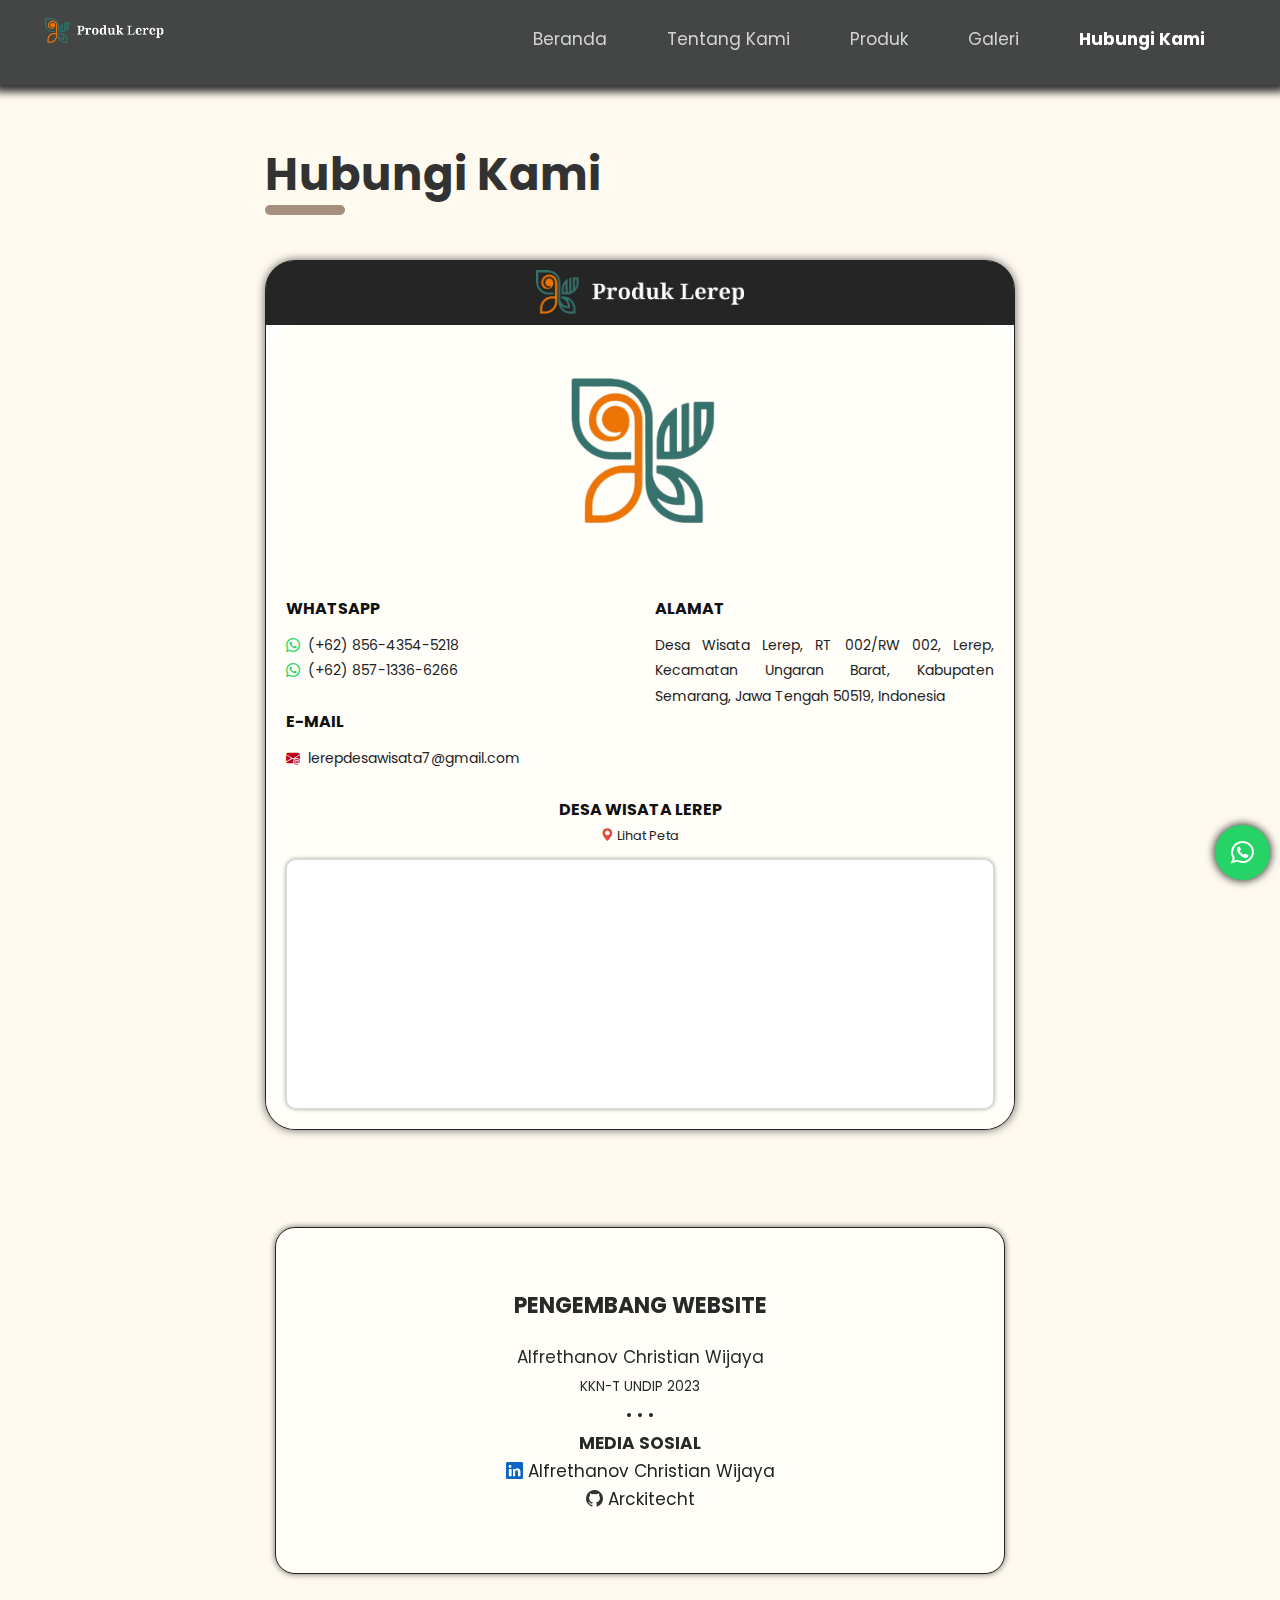
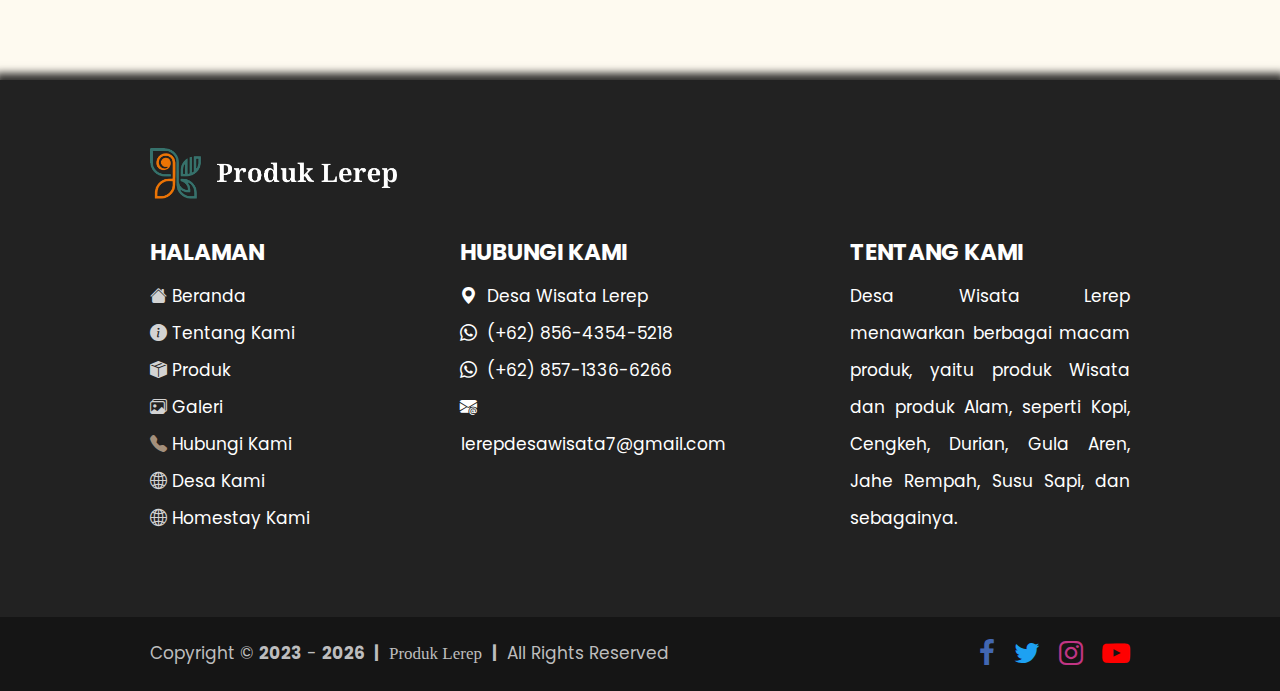
<file: contact.html>
<!DOCTYPE html>
<html lang="en">

<head>
   <!-- basic -->
   <meta charset="utf-8">
   <meta http-equiv="X-UA-Compatible" content="IE=edge">
   <!-- <meta name="google" content="notranslate"> -->
   <!-- mobile metas -->
   <meta name="viewport" content="width=device-width, initial-scale=1">
   <meta name="viewport" content="initial-scale=1, maximum-scale=1">
   <!-- site metas -->
   <title>&emsp;Produk Lerep &nbsp;&nbsp;|&nbsp;&nbsp; Contact Us / Hubungi Kami&emsp;</title>
   <meta name="keywords" content="">
   <meta name="description" content="">
   <meta name="author" content="">
   <!-- Icon -->
   <link rel="icon" type="icon" href="images/logodwl.png">
   <!-- bootstrap css -->
   <link rel="stylesheet" href="css/bootstrap.min.css">
   <link rel="stylesheet" href="https://cdn.jsdelivr.net/npm/bootstrap-icons@1.10.5/font/bootstrap-icons.css">
   <!-- style css -->
   <link rel="stylesheet" href="css/style.css">
   <!-- responsive-->
   <link rel="stylesheet" href="css/responsive.css">
   <!-- awesome fontfamily -->
   <link rel="stylesheet" href="https://cdnjs.cloudflare.com/ajax/libs/font-awesome/4.7.0/css/font-awesome.min.css">
   <!--[if lt IE 9]>
      <script src="https://oss.maxcdn.com/html5shiv/3.7.3/html5shiv.min.js"></script>
      <script src="https://oss.maxcdn.com/respond/1.4.2/respond.min.js"></script><![endif]-->
</head>
<!-- body -->

<body class="main-layout" onload="titleMarquee()">
   <!-- loader  -->
   <!-- <div class="loader_bg">
      <div class="loader"><img src="images/loading.gif" alt="" /></div>
   </div> -->
   <!-- end loader -->
   <!-- Whatsapp and Shopee Contact -->
   <a id="kontakwa"
      href="https://wa.me/6285713366266?text=[%20*Produk%20Lerep*%20•%20PERTANYAAN%20/%20QUESTION%20]%0a%0aHi!%20I%20visited%20Produk%20Lerep%20website%20and%20I%20have%20a%20Question:%0a"
      target="_blank" class="float" title="Any Questions?">
      <i id="kontak" class="fa fa-whatsapp my-float"></i>
   </a>
   <!-- <a id="kunjshopee" href="contact.html" class="float" target="_blank" title="Visit Our Shopee!">
      <img id="kontakshop" class="my-float" src="images/logoshopee.png">
   </a> -->
   <!-- end Whatsapp and Shopee Contact -->
   <!-- header -->
   <header>
      <div class="header">
         <div class="container-fluid">
            <div class="row d_flex">
               <div class=" col-md-2 col-sm-3 col logo_section">
                  <div class="full">
                     <div class="center-desk">
                        <div class="logo">
                           <a href="index.html"><img src="images/logokub.png" alt="#"></a>
                        </div>
                     </div>
                  </div>
               </div>
               <div class="col-md-10 col-sm-9" style="margin-top: -8px">
                  <nav class="navigation navbar navbar-expand-md navbar-dark ">
                     <button class="navbar-toggler" type="button" data-toggle="collapse" data-target="#navbarsExample04"
                        aria-controls="navbarsExample04" aria-expanded="false" aria-label="Toggle navigation">
                        <span class="navbar-toggler-icon"></span>
                     </button>
                     <div class="collapse navbar-collapse" id="navbarsExample04">
                        <ul class="navbar-nav mr-auto">
                           <li class="nav-item">
                              <a id="home" class="nav-link" href="index.html">Beranda</a>
                           </li>
                           <li class="nav-item">
                              <a id="abou" class="nav-link" href="about.html">Tentang Kami</a>
                           </li>
                           <li class="nav-item">
                              <a id="prod" class="nav-link" href="we_do.html">Produk</a>
                           </li>
                           <li class="nav-item">
                              <a id="gall" class="nav-link" href="portfolio.html">Galeri</a>
                           </li>
                           <li class="nav-item active" style="margin-bottom: 10px">
                              <a id="cont" class="nav-link" href="contact.html" style="font-weight: bolder">Hubungi
                                 Kami</a>
                           </li>
                           <li class="nav-item">
                              <div id="google_translate_element"></div>
                              <!-- &nbsp;
                              <a id="bo_ho3" onclick="toggleLanguage('en')" href="#" title="Translate to English"><img
                                    src="images/en.png" style="width: 24px; height: 12px"></a>
                              <a
                                 style="color: #d3d3d3; font-weight: bolder; margin-left: 5px; margin-right: 5px; padding-top: 30px">•</a>
                              <a id="bo_ho3" onclick="toggleLanguage('ind')" href="#"
                                 title="Translate to Indonesian"><img src="images/ind.png"
                                    style="width: 24px; height: 12px"></a> -->
                           </li>
                        </ul>
                     </div>
                  </nav>
               </div>
               <!-- <div class="col-md-2 d_none">
                  <ul class="email text_align_right">
                     <li> <a href="Javascript:void(0)"> Login </a></li>
                     <li> <a href="Javascript:void(0)"> <i class="fa fa-search" style="cursor: pointer;"
                              aria-hidden="true"> </i></a> </li>
                  </ul>
               </div> -->
            </div>
         </div>
      </div>
   </header>
   <!-- end header -->
   <!-- contact -->
   <div class="contact">
      <div class="container">
         <div class="row" style="margin-top: 60px;">
            <div class="col-md-8 offset-md-2">
               <div id="garis" class="titlepage text_align_left">
                  <h2 id="cont1">Hubungi Kami</h2>
               </div>
               <div class="card" id="kontakcard">
                  <div class="card-head" id="kontakhead" align="center">
                     <a><img src="images/logokubx.png" alt="Produk Lerep"></a>
                  </div>
                  <div id="xaxa" class="card-body">
                     <div class="row">
                        <div class="col-md-12" align="center">
                           <center>
                              <i>
                                 <img id="bdy" src="images/logokopi.png">
                              </i>
                           </center>
                        </div>
                     </div>
                     <div class="row">
                        <div class="col-md-6">
                           <h4 class="card-title" style="font-weight: bolder">WHATSAPP</h4>
                           <a id="watsap"
                              href="https://wa.me/6285643545218?text=[%20*Produk%20Lerep*%20•%20PERTANYAAN%20/%20QUESTION%20]%0a%0aHi!%20I%20visited%20Produk%20Lerep%20website%20and%20I%20have%20a%20Question:%0a"
                              target="_blank" class="card-link"><i class="bi bi-whatsapp" style="color: #25D366"></i>
                              &nbsp;(+62) 856-4354-5218</a>
                           <br>
                           <a id="watsap"
                              href="https://wa.me/6285713366266?text=[%20*Produk%20Lerep*%20•%20PERTANYAAN%20/%20QUESTION%20]%0a%0aHi!%20I%20visited%20Produk%20Lerep%20website%20and%20I%20have%20a%20Question:%0a"
                              target="_blank" class="card-link"><i class="bi bi-whatsapp" style="color: #25D366"></i>
                              &nbsp;(+62) 857-1336-6266</a>
                           <br><br>
                           <h4 class="card-title" style="font-weight: bolder">E-MAIL</h4>
                           <a id="emailkub"
                              href="mailto:lerepdesawisata7@gmail.com?subject=[%20Produk%20Lerep%20•%20PERTANYAAN%20/%20QUESTION%20],&body=Hi!%20I%20visited%20Produk%20Lerep%20website%20and%20I%20have%20a%20Question:%0a"
                              target="_blank" class="card-link"><i class="bi bi-envelope-at-fill"
                                 style="color: #BB001B"></i>
                              &nbsp;lerepdesawisata7@gmail.com</a>
                           <br><br>
                           <!-- <h4 class="card-title" style="font-weight: bolder">SHOPEE</h4>
                           <a id="emailkub" href="#" class="card-link"><i class="bi bi-bag-fill"
                                 style="color: #EE4D2D"></i>
                              &nbsp;Produk Lerep</a>
                           <br><br> -->
                        </div>
                        <div class="col-md-6" align="left">
                           <h4 id="addr" class="card-title" style="font-weight: bolder">ALAMAT</h4>
                           <a id="locatdet" class="card-link" href="https://goo.gl/maps/vpMwQhrAWrvjc5eK9"
                              target="blank_">
                              <div style="text-align: justify; text-justify: inter-word; width: 100%">
                                 Desa Wisata Lerep, RT 002/RW 002, Lerep, Kecamatan Ungaran Barat, Kabupaten Semarang,
                                 Jawa Tengah 50519, Indonesia
                              </div>
                           </a>
                           <br><br>
                        </div>
                     </div>
                     <div class="row">
                        <div class="col-md-12" align="center">
                           <h4 id="addr" class="card-title" style="font-weight: bolder">
                              DESA WISATA LEREP
                              <br>
                              <small style="font-weight: lighter;"><a href="https://goo.gl/maps/vpMwQhrAWrvjc5eK9"
                                    target="blank_"><i class="bi bi-geo-alt-fill" style="color: #DD4B3E"></i> Lihat
                                    Peta</a></small>
                           </h4>
                           <iframe class="card img-top"
                              src="https://www.google.com/maps/embed?pb=!1m18!1m12!1m3!1d7917.847780304288!2d110.38184659999999!3d-7.134799999999999!2m3!1f0!2f0!3f0!3m2!1i1024!2i768!4f13.1!3m3!1m2!1s0x2e708886c8c4b46b%3A0xfd0055d190b822a7!2sTourism%20Village%20Lerep!5e0!3m2!1sen!2sid!4v1690104646113!5m2!1sen!2sid"
                              allowfullscreen="" loading="lazy" referrerpolicy="no-referrer-when-downgrade"></iframe>
                        </div>
                     </div>
                  </div>
               </div>
            </div>
         </div>
      </div>
   </div>
   <!-- contact -->
   <!-- we_do -->
   <div id="profdesas" class="we_do" style="margin-bottom: -110px; margin-top: -90px">
      <div class="container">
         <div class="row">
            <div class="col-md-12">
               <div id="we1" class="carousel slide" data-ride="carousel">
                  <div class="carousel-inner">
                     <div class="carousel-item active">
                        <div class="container-fluid">
                           <div class="carousel-caption we1_do">
                              <div class="row">
                                 <div class="col-md-2">
                                    &nbsp;
                                 </div>
                                 <div class="col-md-8">
                                    <div id="bo_ho5" class="we_box text_align_left"
                                       style="margin-top: 7px; border-radius: 20px; border: 1px #252525 solid">
                                       <h3 id="culttitle" align="center">Pengembang Website</h3>
                                       <p id="desccult" align="center" style="margin-bottom: -20px;">
                                          Alfrethanov Christian Wijaya
                                          <br>
                                          <small>KKN-T UNDIP 2023</small>
                                          <br>
                                          • • •
                                          <br>
                                          <b>MEDIA SOSIAL</b>
                                          <br>
                                          <a href="https://www.linkedin.com/in/alfrethanovchristianwijaya/"
                                             target="_blank"><i class="bi bi-linkedin" style="color: #0A66C2"></i>
                                             Alfrethanov Christian Wijaya</a>
                                          <br>
                                          <a href="https://github.com/Arckitecht" target="_blank"><i
                                                class="bi bi-github" style="color: #333"></i> Arckitecht</a>
                                       </p>
                                    </div>
                                 </div>
                                 <div class="col-md-2">
                                    &nbsp;
                                 </div>
                              </div>
                           </div>
                        </div>
                     </div>
                  </div>
               </div>
            </div>
         </div>
      </div>
   </div>
   <!-- end we_do -->
   <!-- Page Footer -->
   <footer>
      <div class="footer">
         <div class="container">
            <div class="row">
               <div class="col-md-11">
                  <a class="logo_footer" id="bo_ho2" href="index.html"><img src="images/logokubx.png" alt="#"></a>
               </div>
               <!-- <div class="col-md-1" style="margin-bottom: 70px;">
                  &nbsp; -->
               <!-- <form class="newslatter_form" action="mailto:alfrethanovcwjy@gmail.com" method="GET">
                     <input type="hidden" value="Email--Berlangganan" name="subject">
                     <input type="email" class="ente" placeholder="Kirim Email untuk berlangganan" name="body">
                     <button class="subs_btn" type="submit" name="submit">Kirim</button>
                  </form> -->
               <!-- </div> -->
               <br><br><br>
               <div class="col-md-4 col-sm-6">
                  <div class="Informa helpful">
                     <h3 class="fotor" id="pages">Halaman</h3>
                     <ul>
                        <li><a id="futerhome" href="index.html"><span style="color: #D3D3D3"><i
                                    class="bi bi-house-fill"></i></span> Beranda</a></li>
                        <li><a id="futerabou" href="about.html"><span style="color: #D3D3D3"><i
                                    class="bi bi-info-circle-fill"></i></span> Tentang Kami</a>
                        </li>
                        <li><a id="futerprod" href="we_do.html"><span style="color: #D3D3D3"><i
                                    class="bi bi-box-seam-fill"></i></span> Produk</a></li>
                        <li><a id="futergall" href="portfolio.html"><span style="color: #D3D3D3"><i
                                    class="bi bi-images"></i></span> Galeri</a>
                        </li>
                        <li><a id="futercont" href="contact.html"><span style="color: #A4907C"><i
                                    class="bi bi-telephone-fill"></i></span> Hubungi
                              Kami</a></li>
                        <li><a id="futercont" href="https://www.lerepdesawisata.com" target="_blank"><span
                                 style="color: #D3D3D3"><i class="bi bi-globe2"></i></span> Desa
                              Kami</a></li>
                        <li><a id="futercont" href="https://www.homestay-lerep.lerepdesawisata.com"
                              target="_blank"><span style="color: #D3D3D3"><i class="bi bi-globe2"></i></span>
                              Homestay
                              Kami</a></li>
                     </ul>
                  </div>
               </div>
               <div class="col-md-4 col-sm-6">
                  <div class="Informa conta">
                     <h3 class="fotor" id="contfut">Hubungi Kami</h3>
                     <ul>
                        <li>
                           <a href="https://goo.gl/maps/KwKjmjHDLXgj5Qv1A" target="blank_">
                              <i class="bi bi-geo-alt-fill" aria-hidden="true"></i> Desa Wisata Lerep
                           </a>
                        </li>
                        <li>
                           <a href="https://wa.me/6285643545218?text=[%20*Produk%20Lerep*%20•%20PERTANYAAN%20/%20QUESTION%20]%0a%0aHi!%20I%20visited%20Produk%20Lerep%20website%20and%20I%20have%20a%20Question:%0a"
                              target="_blank">
                              <i class="bi bi-whatsapp" aria-hidden="true"></i> (+62) 856-4354-5218
                           </a>
                        </li>
                        <li>
                           <a href="https://wa.me/6285713366266?text=[%20*Produk%20Lerep*%20•%20PERTANYAAN%20/%20QUESTION%20]%0a%0aHi!%20I%20visited%20Produk%20Lerep%20website%20and%20I%20have%20a%20Question:%0a"
                              target="_blank">
                              <i class="bi bi-whatsapp" aria-hidden="true"></i> (+62) 857-1336-6266
                           </a>
                        </li>
                        <li>
                           <a href="mailto:lerepdesawisata7@gmail.com?subject=[%20Produk%20Lerep%20•%20PERTANYAAN%20/%20QUESTION%20],&body=Hi!%20I%20visited%20Produk%20Lerep%20website%20and%20I%20have%20a%20Question:%0a"
                              target="_blank">
                              <i class="bi bi-envelope-at-fill" aria-hidden="true"></i> <span
                                 style="margin-left: 1px">lerepdesawisata7@gmail.com</span>
                           </a>
                        </li>
                        <!-- <li>
                           <a href="Javascript:void(0)">
                              <i class="bi bi-bag-fill" aria-hidden="true" style="color: #EE4D2D"></i> <span
                                 style="margin-left: 1px">Produk Lerep</span>
                           </a>
                        </li> -->
                     </ul>
                  </div>
               </div>
               <div class="col-md-4 col-sm-6">
                  <div class="Informa">
                     <h3 class="fotor" id="aboufut">Tentang Kami</h3>
                     <ul>
                        <li id="aboufutdet" align="justify">
                           Desa Wisata Lerep menawarkan berbagai macam produk, yaitu produk Wisata dan produk Alam,
                           seperti Kopi, Cengkeh, Durian, Gula Aren, Jahe Rempah, Susu Sapi, dan sebagainya.
                        </li>
                     </ul>
                  </div>
               </div>
            </div>
         </div>
         <!-- Web Footer -->
         <div class="copyright text_align_left">
            <div class="container">
               <div class="row d_flex">
                  <div class="col-md-7">
                     <p>Copyright &copy; <b>2023</b> - <b>
                           <script>document.write(new Date().getFullYear())</script>
                        </b> &nbsp;<b>|</b>&nbsp; <a href="index.html" style="font-family: 'Droid Serif'">Produk
                           Lerep</a> &nbsp;<b>|</b>&nbsp; All Rights Reserved
                     </p>
                  </div>
                  <!-- Social Media -->
                  <div class="col-md-5">
                     <ul class="social_icon text_align_center">
                        <li>
                           <a href="https://web.facebook.com/desawisatalerepungaran/?_rdc=1&_rdr" target="blank_"><i
                                 class="fa fa-facebook-f" style="color: #4267B2"></i></a>
                        </li>
                        <li>
                           <a href="https://twitter.com/DesaLerep" target="blank_"><i class="fa fa-twitter"
                                 style="color: #1DA1F2"></i></a>
                        </li>
                        <li>
                           <a href="https://www.instagram.com/desawisatalerep/" target="blank_"><i
                                 class="fa fa-instagram" aria-hidden="true" style="color: #C13584"></i></a>
                        </li>
                        <li>
                           <a href="https://www.youtube.com/channel/UCgRLgw7EzDiqmZeEg9f-Agg" target="blank_"><i
                                 class="fa fa-youtube-play" aria-hidden="true" style="color: #FF0000"></i></a>
                        </li>
                     </ul>
                  </div>
                  <!-- end Social Media -->
               </div>
            </div>
         </div>
         <!-- end web footer -->
      </div>
   </footer>
   <!-- end page footer -->
   <!-- Javascript files-->
   <script src="js/jquery.min.js"></script>
   <script src="js/bootstrap.bundle.min.js"></script>
   <script src="js/jquery-3.0.0.min.js"></script>
   <script src="js/custom.js"></script>
   <script src="js/translate-contact.js"></script>
   <script type="text/javascript"
      src="https://translate.google.com/translate_a/element.js?cb=googleTranslateElementInit"></script>
</body>

</html>
</file>
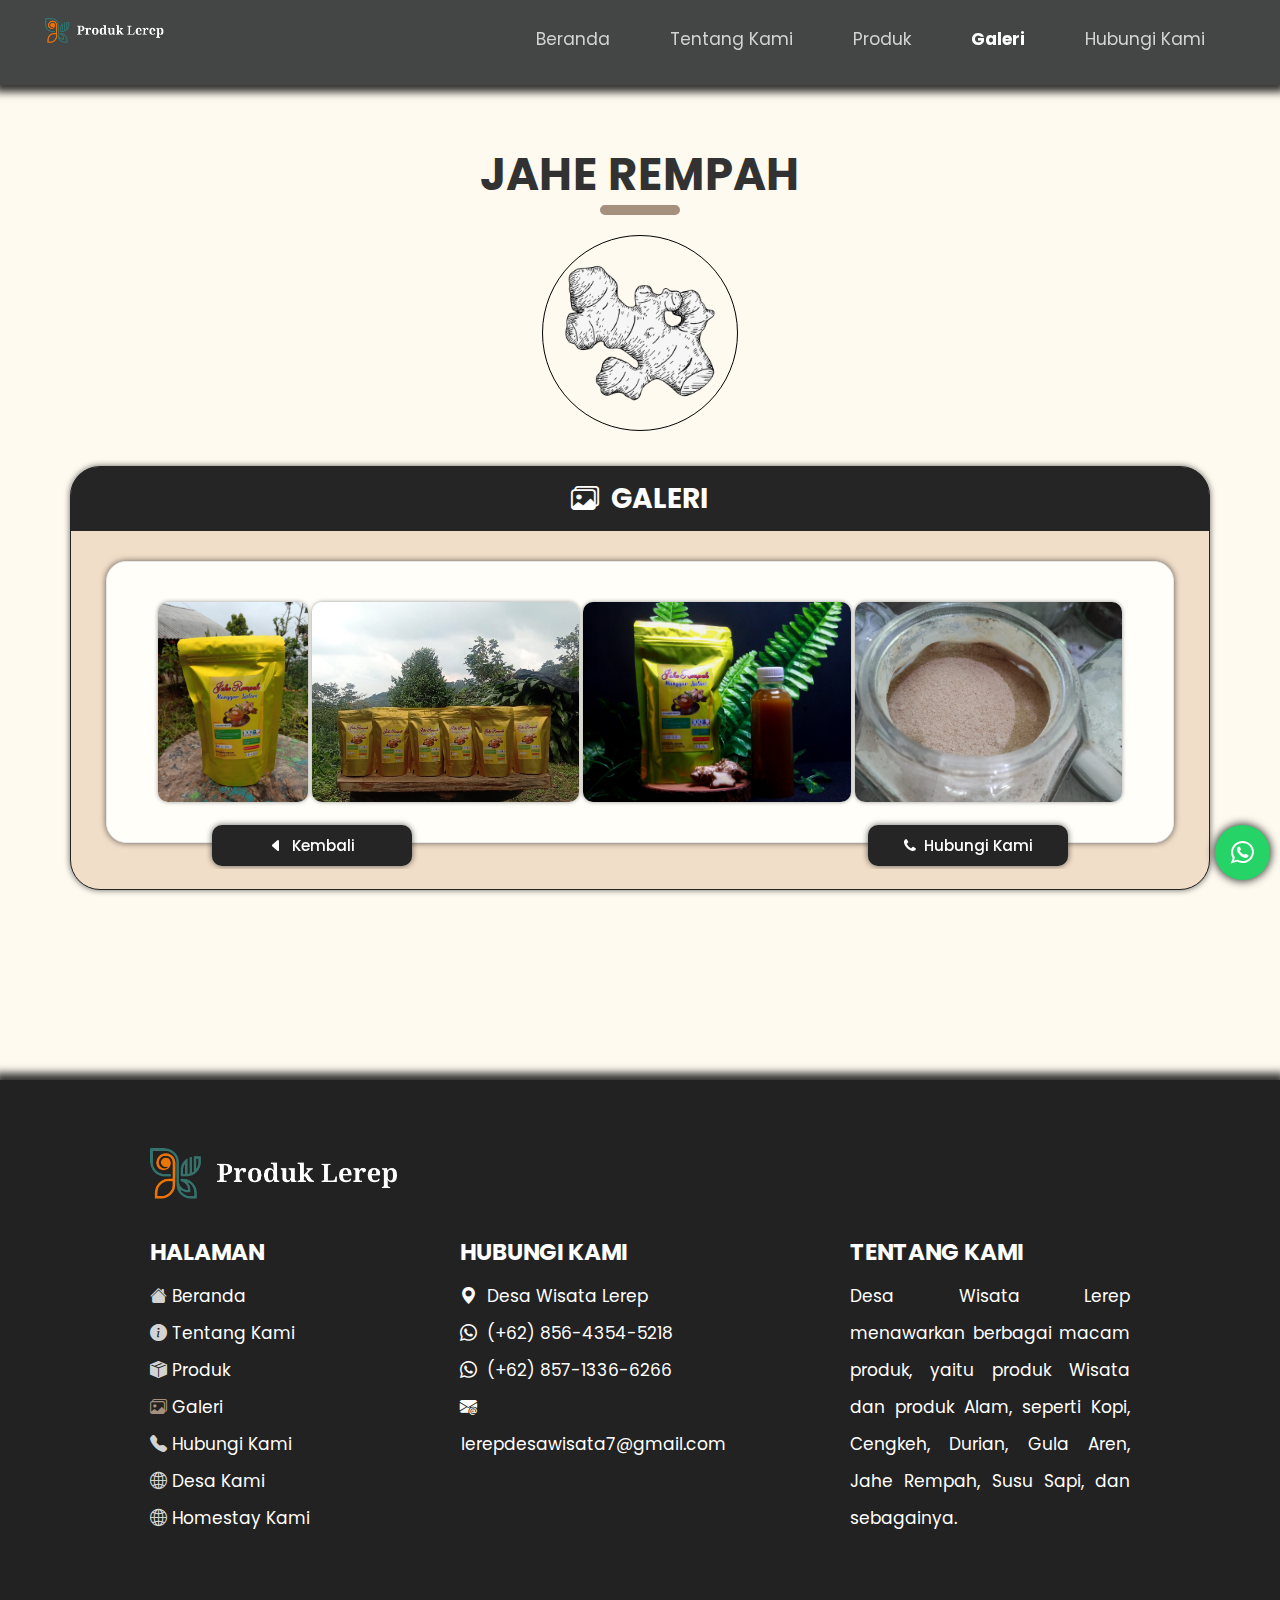
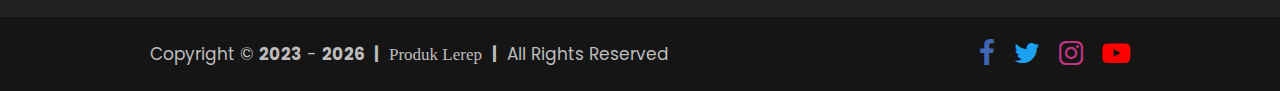
<file: jahe.html>
<!DOCTYPE html>
<html lang="en">

<head>
    <!-- basic -->
    <meta charset="utf-8">
    <meta http-equiv="X-UA-Compatible" content="IE=edge">
    <!-- <meta name="google" content="notranslate"> -->
    <!-- mobile metas -->
    <meta name="viewport" content="width=device-width, initial-scale=1">
    <meta name="viewport" content="initial-scale=1, maximum-scale=1">
    <!-- site metas -->
    <title>&emsp;Produk Lerep &nbsp;&nbsp;|&nbsp;&nbsp; Ginger / Jahe Lerep&emsp;</title>
    <!-- Icon -->
    <link rel="icon" type="icon" href="images/logodwl.png">
    <meta name="keywords" content="">
    <meta name="description" content="">
    <meta name="author" content="">
    <!-- bootstrap css -->
    <link rel="stylesheet" href="css/bootstrap.min.css">
    <link rel="stylesheet" href="https://cdn.jsdelivr.net/npm/bootstrap-icons@1.10.5/font/bootstrap-icons.css">
    <!-- style css -->
    <link rel="stylesheet" href="css/style.css">
    <!-- responsive-->
    <link rel="stylesheet" href="css/responsive.css">
    <!-- awesome fontfamily -->
    <link rel="stylesheet" href="https://cdnjs.cloudflare.com/ajax/libs/font-awesome/4.7.0/css/font-awesome.min.css">
    <!--[if lt IE 9]>
      <script src="https://oss.maxcdn.com/html5shiv/3.7.3/html5shiv.min.js"></script>
      <script src="https://oss.maxcdn.com/respond/1.4.2/respond.min.js"></script><![endif]-->
</head>
<!-- body -->

<body class="main-layout" onload="titleMarquee()">
    <!-- loader  -->
    <!-- <div class="loader_bg">
      <div class="loader"><img src="images/loading.gif" alt="" /></div>
   </div> -->
    <!-- end loader -->
    <!-- Whatsapp and Shopee Contact -->
    <a id="kontakwa"
        href="https://wa.me/6285713366266?text=[%20*Produk%20Lerep*%20•%20PERTANYAAN%20/%20QUESTION%20]%0a%0aHi!%20I%20visited%20Produk%20Lerep%20website%20and%20I%20have%20a%20Question:%0a"
        target="_blank" class="float" title="Any Questions?">
        <i id="kontak" class="fa fa-whatsapp my-float"></i>
    </a>
    <!-- <a id="kunjshopee" href="contact.html" class="float" target="_blank" title="Visit Our Shopee!">
        <img id="kontakshop" class="my-float" src="images/logoshopee.png">
    </a> -->
    <!-- end Whatsapp and Shopee Contact -->
    <!-- header -->
    <header>
        <div class="header">
            <div class="container-fluid">
                <div class="row d_flex">
                    <div class=" col-md-2 col-sm-3 col logo_section">
                        <div class="full">
                            <div class="center-desk">
                                <div class="logo">
                                    <a href="index.html"><img src="images/logokub.png" alt="#"></a>
                                </div>
                            </div>
                        </div>
                    </div>
                    <div class="col-md-10 col-sm-9" style="margin-top: -8px">
                        <nav class="navigation navbar navbar-expand-md navbar-dark ">
                            <button class="navbar-toggler" type="button" data-toggle="collapse"
                                data-target="#navbarsExample04" aria-controls="navbarsExample04" aria-expanded="false"
                                aria-label="Toggle navigation">
                                <span class="navbar-toggler-icon"></span>
                            </button>
                            <div class="collapse navbar-collapse" id="navbarsExample04">
                                <ul class="navbar-nav mr-auto">
                                    <li class="nav-item">
                                        <a id="home" class="nav-link" href="index.html">Beranda</a>
                                    </li>
                                    <li class="nav-item">
                                        <a id="abou" class="nav-link" href="about.html">Tentang Kami</a>
                                    </li>
                                    <li class="nav-item">
                                        <a id="prod" class="nav-link" href="we_do.html">Produk</a>
                                    </li>
                                    <li class="nav-item active">
                                        <a id="gall" class="nav-link" href="portfolio.html"
                                            style="font-weight: bolder">Galeri</a>
                                    </li>
                                    <li class="nav-item" style="margin-bottom: 10px">
                                        <a id="cont" class="nav-link" href="contact.html">Hubungi Kami</a>
                                    </li>
                                    <li class="nav-item">
                                       <div id="google_translate_element"></div>
                                       <!-- &nbsp;
                                       <a id="bo_ho3" onclick="toggleLanguage('en')" href="#" title="Translate to English"><img
                                             src="images/en.png" style="width: 24px; height: 12px"></a>
                                       <a
                                          style="color: #d3d3d3; font-weight: bolder; margin-left: 5px; margin-right: 5px; padding-top: 30px">•</a>
                                       <a id="bo_ho3" onclick="toggleLanguage('ind')" href="#"
                                          title="Translate to Indonesian"><img src="images/ind.png"
                                             style="width: 24px; height: 12px"></a> -->
                                    </li>
                                </ul>
                            </div>
                        </nav>
                    </div>
                    <!-- <div class="col-md-2 d_none">
                  <ul class="email text_align_right">
                     <li> <a href="Javascript:void(0)"> Login </a></li>
                     <li> <a href="Javascript:void(0)"> <i class="fa fa-search" style="cursor: pointer;"
                              aria-hidden="true"> </i></a> </li>
                  </ul>
               </div> -->
                </div>
            </div>
        </div>
    </header>
    <!-- end header -->
    <!-- Produk Kopi -->
    <div class="we_do">
        <div class="container" style="margin-top: 60px">
            <div class="row">
                <div class="col-md-12">
                    <div class="titlepage text_align_center">
                        <h2 id="galbijkop">JAHE REMPAH</h2>
                        <div id="bo_ho4">
                            <i>
                                <img id="gambargal" src="images/jahebbk.png">
                            </i>
                        </div>
                    </div>
                </div>
            </div>
            <div class="card" id="galgal">
                <div class="card-head" align="center" style="border: 2px #252525 solid; background-color: #252525;">
                    <a id="titlegal"><i class="bi bi-images" aria-hidden="true"></i> &nbsp;GALERI</a>
                </div>
                <div class="card-body">
                    <div class="row">
                        <div class="col-md-12">
                            <div class="carousel-inner">
                                <div class="carousel-item active">
                                    <div class="container-fluid">
                                        <div class="carousel-caption we1_do">
                                            <div class="row">
                                                <div class="col-md-12">
                                                    <div id="bo_ho" class="we_box text_align_left"
                                                        style="margin-top: 10px;">
                                                        <i>
                                                            <center>
                                                                <div id="bo_ho1">
                                                                    <!-- <video style="border-radius: 10px" controls loop
                                                                        autoplay muted>
                                                                        <source src="videos/vid-1.mp4" type="video/mp4">
                                                                    </video>
                                                                    <br> -->
                                                                    <img src="images/jaherempah.jpeg" alt="#"
                                                                        style="height: 200px; border-radius: 10px">
                                                                    <img src="images/jaherempahbnyk.jpeg" alt="#"
                                                                        style="height: 200px; border-radius: 10px">
                                                                    <img src="images/jahenice-2.jpg" alt="#"
                                                                        style="height: 200px; border-radius: 10px">
                                                                    <img src="images/jahebub.jpeg" alt="#"
                                                                        style="height: 200px; border-radius: 10px">
                                                                </div>
                                                            </center>
                                                        </i>
                                                        <a id="galut" class="read_more" href="portfolio.html"><i
                                                                class="bi bi-caret-left-fill"></i>
                                                            &nbsp;Kembali</a>
                                                        <a id="contus" class="read_more" href="contact.html"><i
                                                                class="fa fa-phone"></i> &nbsp;Hubungi Kami</a>
                                                    </div>
                                                </div>
                                            </div>
                                        </div>
                                    </div>
                                </div>
                            </div>
                        </div>
                    </div>
                </div>
            </div>
        </div>
    </div>
    <!-- end Produk Kopi -->
    <!-- Page Footer -->
    <footer>
        <div class="footer">
            <div class="container">
                <div class="row">
                    <div class="col-md-11">
                        <a class="logo_footer" id="bo_ho2" href="index.html"><img src="images/logokubx.png" alt="#"></a>
                    </div>
                    <!-- <div class="col-md-1" style="margin-bottom: 70px;">
                        &nbsp; -->
                    <!-- <form class="newslatter_form" action="mailto:alfrethanovcwjy@gmail.com" method="GET">
                   <input type="hidden" value="Email--Berlangganan" name="subject">
                   <input type="email" class="ente" placeholder="Kirim Email untuk berlangganan" name="body">
                   <button class="subs_btn" type="submit" name="submit">Kirim</button>
                </form> -->
                    <!-- </div> -->
                    <br><br><br>
                    <div class="col-md-4 col-sm-6">
                        <div class="Informa helpful">
                            <h3 class="fotor" id="pages">Halaman</h3>
                            <ul>
                                <li><a id="futerhome" href="index.html"><span style="color: #D3D3D3"><i
                                            class="bi bi-house-fill"></i></span> Beranda</a></li>
                                <li><a id="futerabou" href="about.html"><span style="color: #D3D3D3"><i
                                            class="bi bi-info-circle-fill"></i></span> Tentang Kami</a>
                                </li>
                                <li><a id="futerprod" href="we_do.html"><span style="color: #D3D3D3"><i
                                            class="bi bi-box-seam-fill"></i></span> Produk</a></li>
                                <li><a id="futergall" href="portfolio.html"><span style="color: #A4907C"><i
                                            class="bi bi-images"></i></span> Galeri</a>
                                </li>
                                <li><a id="futercont" href="contact.html"><span style="color: #D3D3D3"><i
                                            class="bi bi-telephone-fill"></i></span> Hubungi
                                      Kami</a></li>
                                <li><a id="futercont" href="https://www.lerepdesawisata.com" target="_blank"><span
                                         style="color: #D3D3D3"><i class="bi bi-globe2"></i></span> Desa
                                      Kami</a></li>
                                <li><a id="futercont" href="https://www.homestay-lerep.lerepdesawisata.com"
                                      target="_blank"><span style="color: #D3D3D3"><i class="bi bi-globe2"></i></span>
                                      Homestay
                                      Kami</a></li>
                            </ul>
                        </div>
                    </div>
                    <div class="col-md-4 col-sm-6">
                        <div class="Informa conta">
                            <h3 class="fotor" id="contfut">Hubungi Kami</h3>
                            <ul>
                                <li>
                                    <a href="https://goo.gl/maps/KwKjmjHDLXgj5Qv1A" target="blank_">
                                        <i class="bi bi-geo-alt-fill" aria-hidden="true"></i> Desa Wisata Lerep
                                    </a>
                                </li>
                                <li>
                                    <a href="https://wa.me/6285643545218?text=[%20*Produk%20Lerep*%20•%20PERTANYAAN%20/%20QUESTION%20]%0a%0aHi!%20I%20visited%20Produk%20Lerep%20website%20and%20I%20have%20a%20Question:%0a"
                                        target="_blank">
                                        <i class="bi bi-whatsapp" aria-hidden="true"></i> (+62) 856-4354-5218
                                    </a>
                                </li>
                                <li>
                                    <a href="https://wa.me/6285713366266?text=[%20*Produk%20Lerep*%20•%20PERTANYAAN%20/%20QUESTION%20]%0a%0aHi!%20I%20visited%20Produk%20Lerep%20website%20and%20I%20have%20a%20Question:%0a"
                                        target="_blank">
                                        <i class="bi bi-whatsapp" aria-hidden="true"></i> (+62) 857-1336-6266
                                    </a>
                                </li>
                                <li>
                                    <a href="mailto:lerepdesawisata7@gmail.com?subject=[%20Produk%20Lerep%20•%20PERTANYAAN%20/%20QUESTION%20],&body=Hi!%20I%20visited%20Produk%20Lerep%20website%20and%20I%20have%20a%20Question:%0a"
                                        target="_blank">
                                        <i class="bi bi-envelope-at-fill" aria-hidden="true"></i> <span
                                            style="margin-left: 1px">lerepdesawisata7@gmail.com</span>
                                    </a>
                                </li>
                                <!-- <li>
                                    <a href="Javascript:void(0)">
                                        <i class="bi bi-bag-fill" aria-hidden="true" style="color: #EE4D2D"></i> <span
                                            style="margin-left: 1px">Produk Lerep</span>
                                    </a>
                                </li> -->
                            </ul>
                        </div>
                    </div>
                    <div class="col-md-4 col-sm-6">
                        <div class="Informa">
                            <h3 class="fotor" id="aboufut">Tentang Kami</h3>
                            <ul>
                                <li id="aboufutdet" align="justify">
                                    Desa Wisata Lerep menawarkan berbagai macam produk, yaitu produk Wisata dan produk Alam,
                                    seperti Kopi, Cengkeh, Durian, Gula Aren, Jahe Rempah, Susu Sapi, dan sebagainya.
                                </li>
                            </ul>
                        </div>
                    </div>
                </div>
            </div>
            <!-- Web Footer -->
            <div class="copyright text_align_left">
                <div class="container">
                    <div class="row d_flex">
                        <div class="col-md-7">
                            <p>Copyright &copy; <b>2023</b> - <b>
                                    <script>document.write(new Date().getFullYear())</script>
                                </b> &nbsp;<b>|</b>&nbsp; <a href="index.html"
                                    style="font-family: 'Droid Serif'">Produk Lerep</a> &nbsp;<b>|</b>&nbsp; All
                                Rights Reserved
                            </p>
                        </div>
                        <!-- Social Media -->
                        <div class="col-md-5">
                            <ul class="social_icon text_align_center">
                                <li>
                                    <a href="https://web.facebook.com/desawisatalerepungaran/?_rdc=1&_rdr"
                                        target="blank_"><i class="fa fa-facebook-f" style="color: #4267B2"></i></a>
                                </li>
                                <li>
                                    <a href="https://twitter.com/DesaLerep" target="blank_"><i class="fa fa-twitter"
                                            style="color: #1DA1F2"></i></a>
                                </li>
                                <li>
                                    <a href="https://www.instagram.com/desawisatalerep/" target="blank_"><i
                                            class="fa fa-instagram" aria-hidden="true" style="color: #C13584"></i></a>
                                </li>
                                <li>
                                    <a href="https://www.youtube.com/channel/UCgRLgw7EzDiqmZeEg9f-Agg"
                                        target="blank_"><i class="fa fa-youtube-play" aria-hidden="true"
                                            style="color: #FF0000"></i></a>
                                </li>
                            </ul>
                        </div>
                        <!-- end Social Media -->
                    </div>
                </div>
            </div>
            <!-- end web footer -->
        </div>
    </footer>
    <!-- end page footer -->
    <!-- Javascript files-->
    <script src="js/jquery.min.js"></script>
    <script src="js/bootstrap.bundle.min.js"></script>
    <script src="js/jquery-3.0.0.min.js"></script>
    <script src="js/custom.js"></script>
    <script src="js/translate-galleries-jahe.js"></script>
    <script type="text/javascript"
       src="https://translate.google.com/translate_a/element.js?cb=googleTranslateElementInit"></script>
    <!-- end Javascript files-->
</body>

</html>
</file>
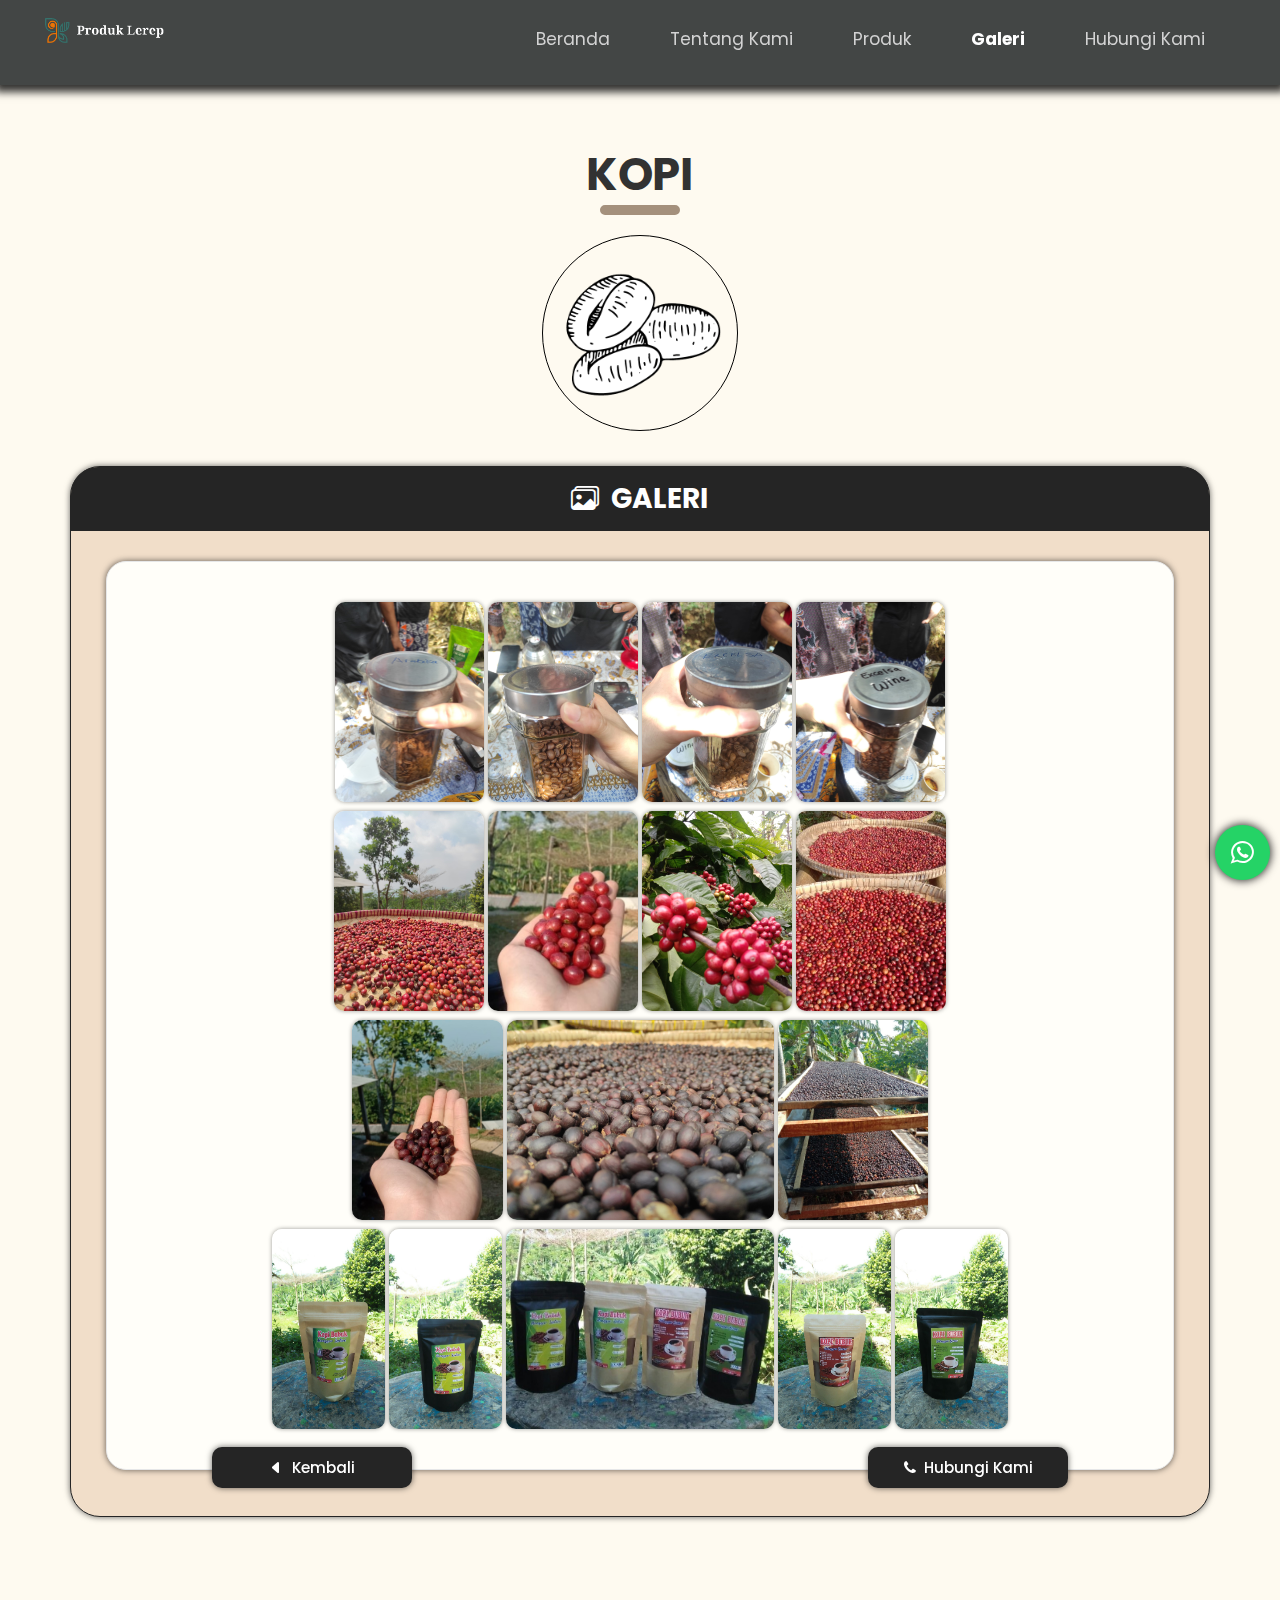
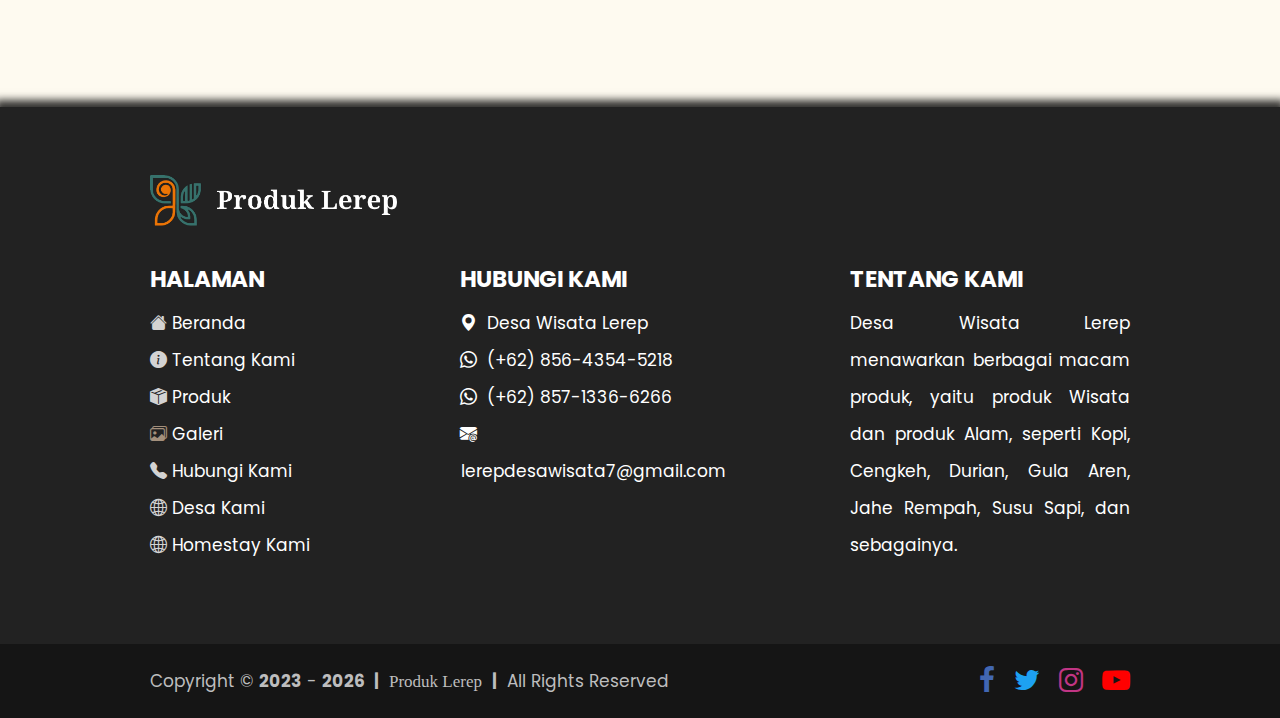
<file: kopi.html>
<!DOCTYPE html>
<html lang="en">

<head>
    <!-- basic -->
    <meta charset="utf-8">
    <meta http-equiv="X-UA-Compatible" content="IE=edge">
    <!-- <meta name="google" content="notranslate"> -->
    <!-- mobile metas -->
    <meta name="viewport" content="width=device-width, initial-scale=1">
    <meta name="viewport" content="initial-scale=1, maximum-scale=1">
    <!-- site metas -->
    <title>&emsp;Produk Lerep &nbsp;&nbsp;|&nbsp;&nbsp; Coffee / Kopi Lerep&emsp;</title>
    <!-- Icon -->
    <link rel="icon" type="icon" href="images/logodwl.png">
    <meta name="keywords" content="">
    <meta name="description" content="">
    <meta name="author" content="">
    <!-- bootstrap css -->
    <link rel="stylesheet" href="css/bootstrap.min.css">
    <link rel="stylesheet" href="https://cdn.jsdelivr.net/npm/bootstrap-icons@1.10.5/font/bootstrap-icons.css">
    <!-- style css -->
    <link rel="stylesheet" href="css/style.css">
    <!-- responsive-->
    <link rel="stylesheet" href="css/responsive.css">
    <!-- awesome fontfamily -->
    <link rel="stylesheet" href="https://cdnjs.cloudflare.com/ajax/libs/font-awesome/4.7.0/css/font-awesome.min.css">
    <!--[if lt IE 9]>
      <script src="https://oss.maxcdn.com/html5shiv/3.7.3/html5shiv.min.js"></script>
      <script src="https://oss.maxcdn.com/respond/1.4.2/respond.min.js"></script><![endif]-->
</head>
<!-- body -->

<body class="main-layout" onload="titleMarquee()">
    <!-- loader  -->
    <!-- <div class="loader_bg">
      <div class="loader"><img src="images/loading.gif" alt="" /></div>
   </div> -->
    <!-- end loader -->
    <!-- Whatsapp and Shopee Contact -->
    <a id="kontakwa"
        href="https://wa.me/6285713366266?text=[%20*Produk%20Lerep*%20•%20PERTANYAAN%20/%20QUESTION%20]%0a%0aHi!%20I%20visited%20Produk%20Lerep%20website%20and%20I%20have%20a%20Question:%0a"
        target="_blank" class="float" title="Any Questions?">
        <i id="kontak" class="fa fa-whatsapp my-float"></i>
    </a>
    <!-- <a id="kunjshopee" href="contact.html" class="float" target="_blank" title="Visit Our Shopee!">
        <img id="kontakshop" class="my-float" src="images/logoshopee.png">
    </a> -->
    <!-- end Whatsapp and Shopee Contact -->
    <!-- header -->
    <header>
        <div class="header">
            <div class="container-fluid">
                <div class="row d_flex">
                    <div class=" col-md-2 col-sm-3 col logo_section">
                        <div class="full">
                            <div class="center-desk">
                                <div class="logo">
                                    <a href="index.html"><img src="images/logokub.png" alt="#"></a>
                                </div>
                            </div>
                        </div>
                    </div>
                    <div class="col-md-10 col-sm-9" style="margin-top: -8px">
                        <nav class="navigation navbar navbar-expand-md navbar-dark ">
                            <button class="navbar-toggler" type="button" data-toggle="collapse"
                                data-target="#navbarsExample04" aria-controls="navbarsExample04" aria-expanded="false"
                                aria-label="Toggle navigation">
                                <span class="navbar-toggler-icon"></span>
                            </button>
                            <div class="collapse navbar-collapse" id="navbarsExample04">
                                <ul class="navbar-nav mr-auto">
                                    <li class="nav-item">
                                        <a id="home" class="nav-link" href="index.html">Beranda</a>
                                    </li>
                                    <li class="nav-item">
                                        <a id="abou" class="nav-link" href="about.html">Tentang Kami</a>
                                    </li>
                                    <li class="nav-item">
                                        <a id="prod" class="nav-link" href="we_do.html">Produk</a>
                                    </li>
                                    <li class="nav-item active">
                                        <a id="gall" class="nav-link" href="portfolio.html"
                                            style="font-weight: bolder">Galeri</a>
                                    </li>
                                    <li class="nav-item" style="margin-bottom: 10px">
                                        <a id="cont" class="nav-link" href="contact.html">Hubungi Kami</a>
                                    </li>
                                    <li class="nav-item">
                                       <div id="google_translate_element"></div>
                                       <!-- &nbsp;
                                       <a id="bo_ho3" onclick="toggleLanguage('en')" href="#" title="Translate to English"><img
                                             src="images/en.png" style="width: 24px; height: 12px"></a>
                                       <a
                                          style="color: #d3d3d3; font-weight: bolder; margin-left: 5px; margin-right: 5px; padding-top: 30px">•</a>
                                       <a id="bo_ho3" onclick="toggleLanguage('ind')" href="#"
                                          title="Translate to Indonesian"><img src="images/ind.png"
                                             style="width: 24px; height: 12px"></a> -->
                                    </li>
                                </ul>
                            </div>
                        </nav>
                    </div>
                    <!-- <div class="col-md-2 d_none">
                  <ul class="email text_align_right">
                     <li> <a href="Javascript:void(0)"> Login </a></li>
                     <li> <a href="Javascript:void(0)"> <i class="fa fa-search" style="cursor: pointer;"
                              aria-hidden="true"> </i></a> </li>
                  </ul>
               </div> -->
                </div>
            </div>
        </div>
    </header>
    <!-- end header -->
    <!-- Produk Kopi -->
    <div class="we_do">
        <div class="container" style="margin-top: 60px">
            <div class="row">
                <div class="col-md-12">
                    <div class="titlepage text_align_center">
                        <h2 id="galbijkop">KOPI</h2>
                        <div id="bo_ho4">
                            <i>
                                <img id="gambargal" src="images/kopi.png">
                            </i>
                        </div>
                    </div>
                </div>
            </div>
            <div class="card" id="galgal">
                <div class="card-head" align="center" style="border: 2px #252525 solid; background-color: #252525;">
                    <a id="titlegal"><i class="bi bi-images" aria-hidden="true"></i> &nbsp;GALERI</a>
                </div>
                <div class="card-body">
                    <div class="row">
                        <div class="col-md-12">
                            <div class="carousel-inner">
                                <div class="carousel-item active">
                                    <div class="container-fluid">
                                        <div class="carousel-caption we1_do">
                                            <div class="row">
                                                <div class="col-md-12">
                                                    <div id="bo_ho" class="we_box text_align_left"
                                                        style="margin-top: 10px;">
                                                        <i>
                                                            <center>
                                                                <div id="bo_ho1">
                                                                    <!-- <video style="border-radius: 10px" controls loop
                                                                        autoplay muted>
                                                                        <source src="videos/vid-1.mp4" type="video/mp4">
                                                                    </video>
                                                                    <br> -->
                                                                    <img src="images/arabika.jpeg" alt="#"
                                                                        title="Arabika"
                                                                        style="height: 200px; border-radius: 10px">
                                                                    <img src="images/robusta.jpeg" alt="#"
                                                                        title="Robusta"
                                                                        style="height: 200px; border-radius: 10px">
                                                                    <img src="images/excel.jpeg" alt="#" title="Excelsa"
                                                                        style="height: 200px; border-radius: 10px">
                                                                    <img src="images/excelwine.jpeg" alt="#"
                                                                        title="Excelsa Wine"
                                                                        style="height: 200px; border-radius: 10px">
                                                                    <br>
                                                                    <img src="images/galeri8.jpeg" alt="#"
                                                                        style="height: 200px; border-radius: 10px; margin-top: 9px">
                                                                    <img src="images/kopi-g-x.jpg" alt="#"
                                                                        style="height: 200px; border-radius: 10px; margin-top: 9px">
                                                                    <img src="images/kopibagus6.jpeg" alt="#"
                                                                        style="height: 200px; border-radius: 10px; margin-top: 9px">
                                                                    <img src="images/kopibagus1.jpeg" alt="#"
                                                                        style="height: 200px; border-radius: 10px; margin-top: 9px">
                                                                    <br>
                                                                    <img id="lastimage" src="images/kopi-g1-x.jpg"
                                                                        alt="#"
                                                                        style="height: 200px; border-radius: 10px; margin-top: 9px">
                                                                    <img src="images/galeri6.jpeg" alt="#"
                                                                        style="height: 200px; border-radius: 10px; margin-top: 9px">
                                                                    <img id="lastimage" src="images/kopibagus4.jpeg"
                                                                        alt="#"
                                                                        style="height: 200px; border-radius: 10px; margin-top: 9px">
                                                                    <br>
                                                                    <img src="images/kopiarabika.jpeg" alt="#"
                                                                        title="Arabika"
                                                                        style="height: 200px; border-radius: 10px; margin-top: 9px">
                                                                    <img src="images/kopirobusta.jpeg" alt="#"
                                                                        title="Robusta"
                                                                        style="height: 200px; border-radius: 10px; margin-top: 9px">
                                                                    <img src="images/kopibnyk-x.jpg" alt="#"
                                                                        style="height: 200px; border-radius: 10px; margin-top: 9px">
                                                                    <img src="images/robustalanang.jpeg" alt="#"
                                                                        title="Robusta Lanang"
                                                                        style="height: 200px; border-radius: 10px; margin-top: 9px">
                                                                    <img src="images/robustwine.jpeg" alt="#"
                                                                        title="Robusta Wine"
                                                                        style="height: 200px; border-radius: 10px; margin-top: 9px">
                                                                </div>
                                                            </center>
                                                        </i>
                                                        <a id="galut" class="read_more" href="portfolio.html"><i
                                                                class="bi bi-caret-left-fill"></i>
                                                            &nbsp;Kembali</a>
                                                        <a id="contus" class="read_more" href="contact.html"><i
                                                                class="fa fa-phone"></i> &nbsp;Hubungi Kami</a>
                                                    </div>
                                                </div>
                                            </div>
                                        </div>
                                    </div>
                                </div>
                            </div>
                        </div>
                    </div>
                </div>
            </div>
        </div>
    </div>
    <!-- end Produk Kopi -->
    <!-- Page Footer -->
    <footer>
        <div class="footer">
            <div class="container">
                <div class="row">
                    <div class="col-md-11">
                        <a class="logo_footer" id="bo_ho2" href="index.html"><img src="images/logokubx.png" alt="#"></a>
                    </div>
                    <!-- <div class="col-md-1" style="margin-bottom: 70px;">
                        &nbsp; -->
                    <!-- <form class="newslatter_form" action="mailto:alfrethanovcwjy@gmail.com" method="GET">
                   <input type="hidden" value="Email--Berlangganan" name="subject">
                   <input type="email" class="ente" placeholder="Kirim Email untuk berlangganan" name="body">
                   <button class="subs_btn" type="submit" name="submit">Kirim</button>
                </form> -->
                    <!-- </div> -->
                    <br><br><br>
                    <div class="col-md-4 col-sm-6">
                        <div class="Informa helpful">
                            <h3 class="fotor" id="pages">Halaman</h3>
                            <ul>
                                <li><a id="futerhome" href="index.html"><span style="color: #D3D3D3"><i
                                            class="bi bi-house-fill"></i></span> Beranda</a></li>
                                <li><a id="futerabou" href="about.html"><span style="color: #D3D3D3"><i
                                            class="bi bi-info-circle-fill"></i></span> Tentang Kami</a>
                                </li>
                                <li><a id="futerprod" href="we_do.html"><span style="color: #D3D3D3"><i
                                            class="bi bi-box-seam-fill"></i></span> Produk</a></li>
                                <li><a id="futergall" href="portfolio.html"><span style="color: #A4907C"><i
                                            class="bi bi-images"></i></span> Galeri</a>
                                </li>
                                <li><a id="futercont" href="contact.html"><span style="color: #D3D3D3"><i
                                            class="bi bi-telephone-fill"></i></span> Hubungi
                                      Kami</a></li>
                                <li><a id="futercont" href="https://www.lerepdesawisata.com" target="_blank"><span
                                         style="color: #D3D3D3"><i class="bi bi-globe2"></i></span> Desa
                                      Kami</a></li>
                                <li><a id="futercont" href="https://www.homestay-lerep.lerepdesawisata.com"
                                      target="_blank"><span style="color: #D3D3D3"><i class="bi bi-globe2"></i></span>
                                      Homestay
                                      Kami</a></li>
                            </ul>
                        </div>
                    </div>
                    <div class="col-md-4 col-sm-6">
                        <div class="Informa conta">
                            <h3 class="fotor" id="contfut">Hubungi Kami</h3>
                            <ul>
                                <li>
                                    <a href="https://goo.gl/maps/KwKjmjHDLXgj5Qv1A" target="blank_">
                                        <i class="bi bi-geo-alt-fill" aria-hidden="true"></i> Desa Wisata Lerep
                                    </a>
                                </li>
                                <li>
                                    <a href="https://wa.me/6285643545218?text=[%20*Produk%20Lerep*%20•%20PERTANYAAN%20/%20QUESTION%20]%0a%0aHi!%20I%20visited%20Produk%20Lerep%20website%20and%20I%20have%20a%20Question:%0a"
                                        target="_blank">
                                        <i class="bi bi-whatsapp" aria-hidden="true"></i> (+62) 856-4354-5218
                                    </a>
                                </li>
                                <li>
                                    <a href="https://wa.me/6285713366266?text=[%20*Produk%20Lerep*%20•%20PERTANYAAN%20/%20QUESTION%20]%0a%0aHi!%20I%20visited%20Produk%20Lerep%20website%20and%20I%20have%20a%20Question:%0a"
                                        target="_blank">
                                        <i class="bi bi-whatsapp" aria-hidden="true"></i> (+62) 857-1336-6266
                                    </a>
                                </li>
                                <li>
                                    <a href="mailto:lerepdesawisata7@gmail.com?subject=[%20Produk%20Lerep%20•%20PERTANYAAN%20/%20QUESTION%20],&body=Hi!%20I%20visited%20Produk%20Lerep%20website%20and%20I%20have%20a%20Question:%0a"
                                        target="_blank">
                                        <i class="bi bi-envelope-at-fill" aria-hidden="true"></i> <span
                                            style="margin-left: 1px">lerepdesawisata7@gmail.com</span>
                                    </a>
                                </li>
                                <!-- <li>
                                    <a href="Javascript:void(0)">
                                        <i class="bi bi-bag-fill" aria-hidden="true" style="color: #EE4D2D"></i> <span
                                            style="margin-left: 1px">Produk Lerep</span>
                                    </a>
                                </li> -->
                            </ul>
                        </div>
                    </div>
                    <div class="col-md-4 col-sm-6">
                        <div class="Informa">
                            <h3 class="fotor" id="aboufut">Tentang Kami</h3>
                            <ul>
                                <li id="aboufutdet" align="justify">
                                    Desa Wisata Lerep menawarkan berbagai macam produk, yaitu produk Wisata dan produk Alam,
                                    seperti Kopi, Cengkeh, Durian, Gula Aren, Jahe Rempah, Susu Sapi, dan sebagainya.
                                </li>
                            </ul>
                        </div>
                    </div>
                </div>
            </div>
            <!-- Web Footer -->
            <div class="copyright text_align_left">
                <div class="container">
                    <div class="row d_flex">
                        <div class="col-md-7">
                            <p>Copyright &copy; <b>2023</b> - <b>
                                    <script>document.write(new Date().getFullYear())</script>
                                </b> &nbsp;<b>|</b>&nbsp; <a href="index.html"
                                    style="font-family: 'Droid Serif'">Produk Lerep</a> &nbsp;<b>|</b>&nbsp; All
                                Rights Reserved
                            </p>
                        </div>
                        <!-- Social Media -->
                        <div class="col-md-5">
                            <ul class="social_icon text_align_center">
                                <li>
                                    <a href="https://web.facebook.com/desawisatalerepungaran/?_rdc=1&_rdr"
                                        target="blank_"><i class="fa fa-facebook-f" style="color: #4267B2"></i></a>
                                </li>
                                <li>
                                    <a href="https://twitter.com/DesaLerep" target="blank_"><i class="fa fa-twitter"
                                            style="color: #1DA1F2"></i></a>
                                </li>
                                <li>
                                    <a href="https://www.instagram.com/desawisatalerep/" target="blank_"><i
                                            class="fa fa-instagram" aria-hidden="true" style="color: #C13584"></i></a>
                                </li>
                                <li>
                                    <a href="https://www.youtube.com/channel/UCgRLgw7EzDiqmZeEg9f-Agg"
                                        target="blank_"><i class="fa fa-youtube-play" aria-hidden="true"
                                            style="color: #FF0000"></i></a>
                                </li>
                            </ul>
                        </div>
                        <!-- end Social Media -->
                    </div>
                </div>
            </div>
            <!-- end web footer -->
        </div>
    </footer>
    <!-- end page footer -->
    <!-- Javascript files-->
    <script src="js/jquery.min.js"></script>
    <script src="js/bootstrap.bundle.min.js"></script>
    <script src="js/jquery-3.0.0.min.js"></script>
    <script src="js/custom.js"></script>
    <script src="js/translate-galleries-kopi.js"></script>
    <script type="text/javascript"
       src="https://translate.google.com/translate_a/element.js?cb=googleTranslateElementInit"></script>
    <!-- end Javascript files-->
</body>

</html>
</file>
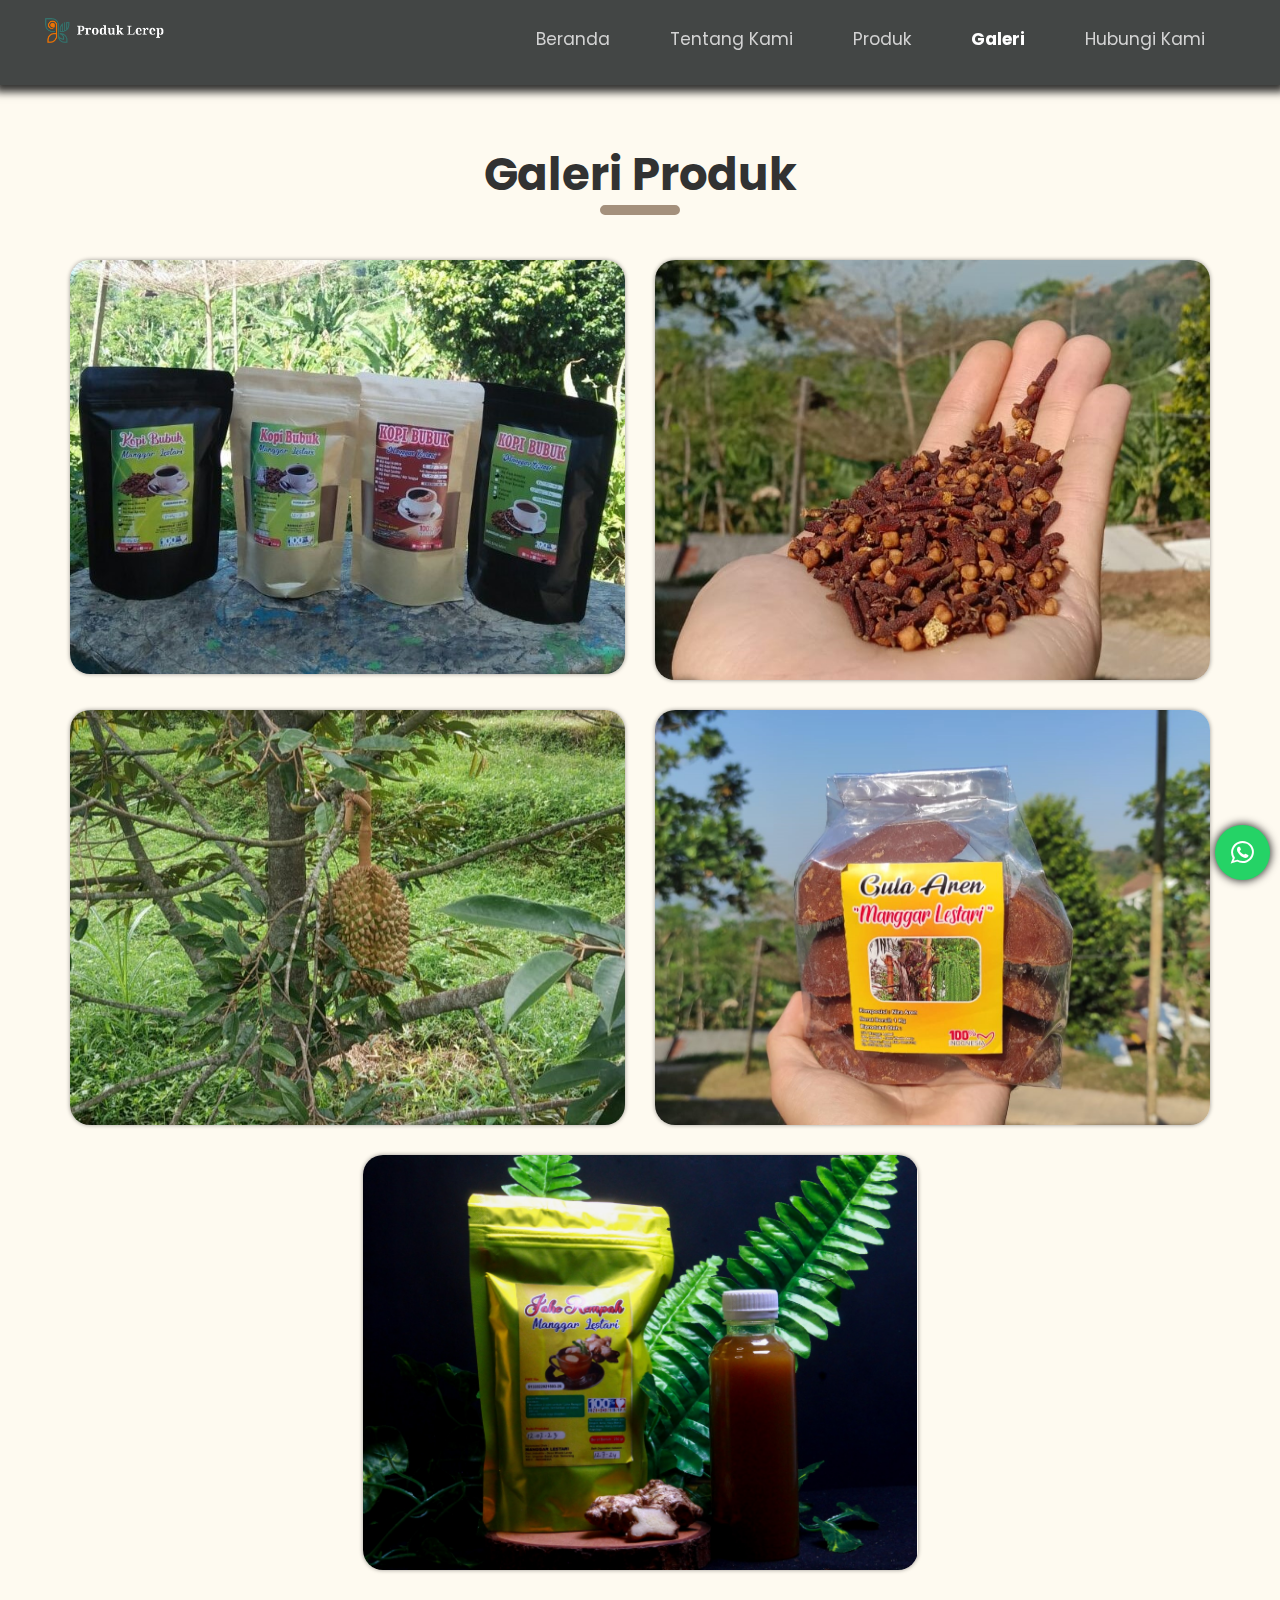
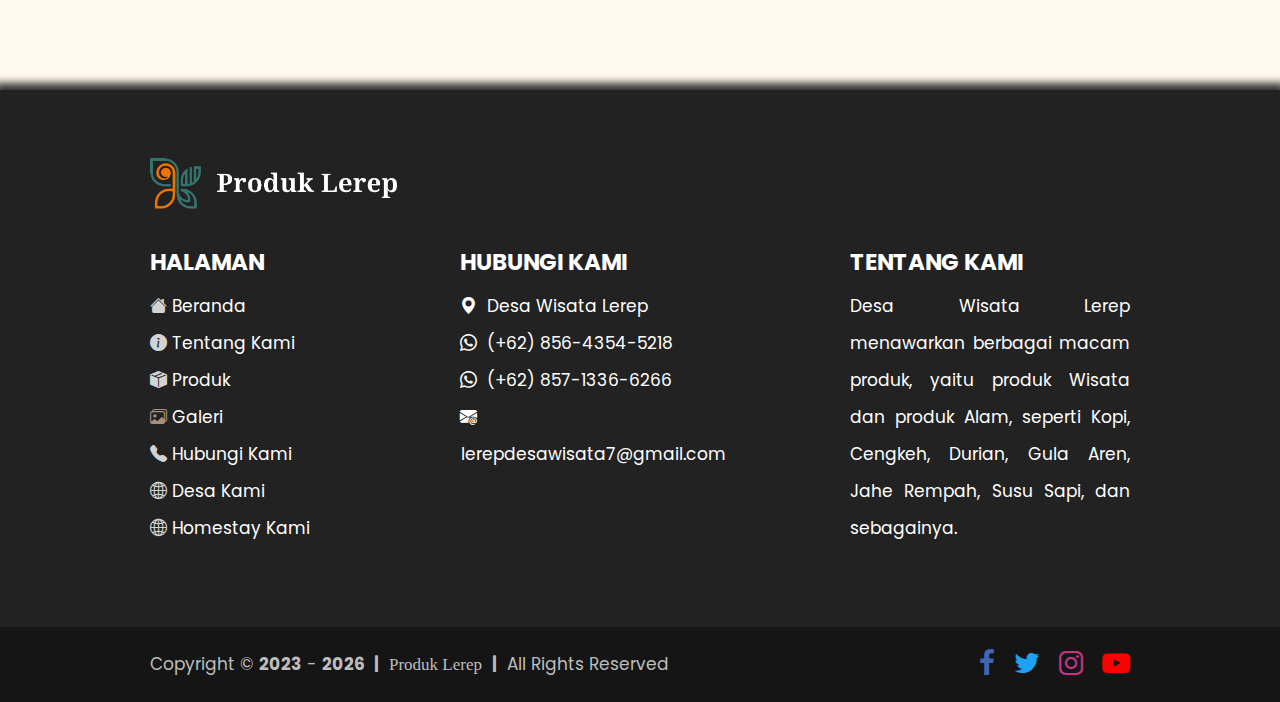
<file: portfolio.html>
<!DOCTYPE html>
<html lang="en">

<head>
   <!-- basic -->
   <meta charset="utf-8">
   <meta http-equiv="X-UA-Compatible" content="IE=edge">
   <!-- <meta name="google" content="notranslate"> -->
   <!-- mobile metas -->
   <meta name="viewport" content="width=device-width, initial-scale=1">
   <meta name="viewport" content="initial-scale=1, maximum-scale=1">
   <!-- site metas -->
   <title>&emsp;Produk Lerep &nbsp;&nbsp;|&nbsp;&nbsp; Galleries / Galeri Lerep&emsp;</title>
   <!-- Icon -->
   <link rel="icon" type="icon" href="images/logodwl.png">
   <meta name="keywords" content="">
   <meta name="description" content="">
   <meta name="author" content="">
   <!-- bootstrap css -->
   <link rel="stylesheet" href="css/bootstrap.min.css">
   <link rel="stylesheet" href="https://cdn.jsdelivr.net/npm/bootstrap-icons@1.10.5/font/bootstrap-icons.css">
   <!-- style css -->
   <link rel="stylesheet" href="css/style.css">
   <!-- responsive-->
   <link rel="stylesheet" href="css/responsive.css">
   <!-- awesome fontfamily -->
   <link rel="stylesheet" href="https://cdnjs.cloudflare.com/ajax/libs/font-awesome/4.7.0/css/font-awesome.min.css">
   <!--[if lt IE 9]>
      <script src="https://oss.maxcdn.com/html5shiv/3.7.3/html5shiv.min.js"></script>
      <script src="https://oss.maxcdn.com/respond/1.4.2/respond.min.js"></script><![endif]-->
</head>
<!-- body -->

<body class="main-layout" onload="titleMarquee()">
   <!-- loader  -->
   <!-- <div class="loader_bg">
      <div class="loader"><img src="images/loading.gif" alt="" /></div>
   </div> -->
   <!-- end loader -->
   <!-- Whatsapp and Shopee Contact -->
   <a id="kontakwa"
      href="https://wa.me/6285713366266?text=[%20*Produk%20Lerep*%20•%20PERTANYAAN%20/%20QUESTION%20]%0a%0aHi!%20I%20visited%20Produk%20Lerep%20website%20and%20I%20have%20a%20Question:%0a"
      target="_blank" class="float" title="Any Questions?">
      <i id="kontak" class="fa fa-whatsapp my-float"></i>
   </a>
   <!-- <a id="kunjshopee" href="contact.html" class="float" target="_blank" title="Visit Our Shopee!">
      <img id="kontakshop" class="my-float" src="images/logoshopee.png">
   </a> -->
   <!-- end Whatsapp and Shopee Contact -->
   <!-- header -->
   <header>
      <div class="header">
         <div class="container-fluid">
            <div class="row d_flex">
               <div class=" col-md-2 col-sm-3 col logo_section">
                  <div class="full">
                     <div class="center-desk">
                        <div class="logo">
                           <a href="index.html"><img src="images/logokub.png" alt="#"></a>
                        </div>
                     </div>
                  </div>
               </div>
               <div class="col-md-10 col-sm-9" style="margin-top: -8px">
                  <nav class="navigation navbar navbar-expand-md navbar-dark ">
                     <button class="navbar-toggler" type="button" data-toggle="collapse" data-target="#navbarsExample04"
                        aria-controls="navbarsExample04" aria-expanded="false" aria-label="Toggle navigation">
                        <span class="navbar-toggler-icon"></span>
                     </button>
                     <div class="collapse navbar-collapse" id="navbarsExample04">
                        <ul class="navbar-nav mr-auto">
                           <li class="nav-item">
                              <a id="home" class="nav-link" href="index.html">Beranda</a>
                           </li>
                           <li class="nav-item">
                              <a id="abou" class="nav-link" href="about.html">Tentang Kami</a>
                           </li>
                           <li class="nav-item">
                              <a id="prod" class="nav-link" href="we_do.html">Produk</a>
                           </li>
                           <li class="nav-item active">
                              <a id="gall" class="nav-link" href="portfolio.html" style="font-weight: bolder">Galeri</a>
                           </li>
                           <li class="nav-item" style="margin-bottom: 10px">
                              <a id="cont" class="nav-link" href="contact.html">Hubungi Kami</a>
                           </li>
                           <li class="nav-item">
                              <div id="google_translate_element"></div>
                              <!-- &nbsp;
                              <a id="bo_ho3" onclick="toggleLanguage('en')" href="#" title="Translate to English"><img
                                    src="images/en.png" style="width: 24px; height: 12px"></a>
                              <a
                                 style="color: #d3d3d3; font-weight: bolder; margin-left: 5px; margin-right: 5px; padding-top: 30px">•</a>
                              <a id="bo_ho3" onclick="toggleLanguage('ind')" href="#"
                                 title="Translate to Indonesian"><img src="images/ind.png"
                                    style="width: 24px; height: 12px"></a> -->
                           </li>
                        </ul>
                     </div>
                  </nav>
               </div>
               <!-- <div class="col-md-2 d_none">
                  <ul class="email text_align_right">
                     <li> <a href="Javascript:void(0)"> Login </a></li>
                     <li> <a href="Javascript:void(0)"> <i class="fa fa-search" style="cursor: pointer;"
                              aria-hidden="true"> </i></a> </li>
                  </ul>
               </div> -->
            </div>
         </div>
      </div>
   </header>
   <!-- end header -->
   <!-- portfolio -->
   <div class="portfolio">
      <div class="container" style="margin-top: 60px">
         <div class="row">
            <div class="col-md-12">
               <div class="titlepage text_align_center">
                  <h2 id="galprod">Galeri Produk</h2>
               </div>
            </div>
         </div>
         <div class="row">
            <div class="col-md-6">
               <div id="ho_nf" class="portfolio_main text_align_left">
                  <figure>
                     <img src="images/kopibnyk-x.jpg" alt="#">
                     <div class="portfolio_text">
                        <div class="li_icon">
                           <a href="kopi.html"
                              style="border: 1px black solid; font-size: 24px; box-shadow: 0px 0px 8px 0px rgba(0,0,0,0.65);"><i
                                 class="bi bi-images" aria-hidden="true"></i></a>
                        </div>
                        <h3 id="galkopi">KOPI <div><i class="bi bi-star-fill"></i><i class="bi bi-star-fill"></i><i
                                 class="bi bi-star-fill"></i><i class="bi bi-star-fill"></i><i
                                 class="bi bi-star-fill"></i></div>
                        </h3>
                     </div>
                  </figure>
               </div>
            </div>
            <div class="col-md-6">
               <div id="ho_nf" class="portfolio_main text_align_left">
                  <figure>
                     <img src="images/cengkeh-g4.jpg" alt="#">
                     <div class="portfolio_text">
                        <div class="li_icon">
                           <a href="cengkeh.html"
                              style="border: 1px black solid; font-size: 24px; box-shadow: 0px 0px 8px 0px rgba(0,0,0,0.65);"><i
                                 class="bi bi-images" aria-hidden="true"></i></a>
                        </div>
                        <h3 id="galcengk">CENGKEH <div><i class="bi bi-star-fill"></i><i class="bi bi-star-fill"></i><i
                                 class="bi bi-star-fill"></i><i class="bi bi-star-fill"></i><i
                                 class="bi bi-star-half"></i></div>
                        </h3>
                     </div>
                  </figure>
               </div>
            </div>
            <div class="col-md-6">
               <div id="ho_nf" class="portfolio_main text_align_left">
                  <figure>
                     <img src="images/duren-3-x.jpg" alt="#" />
                     <div class="portfolio_text">
                        <div class="li_icon">
                           <a href="durian.html"
                              style="border: 1px black solid; font-size: 24px; box-shadow: 0px 0px 8px 0px rgba(0,0,0,0.65);"><i
                                 class="bi bi-images" aria-hidden="true"></i></a>
                        </div>
                        <h3 id="galjahe">DURIAN <div><i class="bi bi-star-fill"></i><i class="bi bi-star-fill"></i><i
                                 class="bi bi-star-fill"></i><i class="bi bi-star-fill"></i><i
                                 class="bi bi-star-fill"></i></div>
                        </h3>
                     </div>
                  </figure>
               </div>
            </div>
            <div class="col-md-6">
               <div id="ho_nf" class="portfolio_main text_align_left">
                  <figure>
                     <img src="images/aren-g2-x.jpg" alt="#" />
                     <div class="portfolio_text">
                        <div class="li_icon">
                           <a href="aren.html"
                              style="border: 1px black solid; font-size: 24px; box-shadow: 0px 0px 8px 0px rgba(0,0,0,0.65);"><i
                                 class="bi bi-images" aria-hidden="true"></i></a>
                        </div>
                        <h3 id="galaren">GULA AREN <div><i class="bi bi-star-fill"></i><i class="bi bi-star-fill"></i><i
                                 class="bi bi-star-fill"></i><i class="bi bi-star-fill"></i><i
                                 class="bi bi-star-half"></i></div>
                        </h3>
                     </div>
                  </figure>
               </div>
            </div>
            <div class="col-md-3 col-sm-0 col-0">
            </div>
            <div class="col-md-6 col-sm-12 col-12">
               <div id="ho_nf" class="portfolio_main text_align_left">
                  <figure>
                     <img src="images/jahenice-2.jpg" alt="#" />
                     <div class="portfolio_text">
                        <div class="li_icon">
                           <a href="jahe.html"
                              style="border: 1px black solid; font-size: 24px; box-shadow: 0px 0px 8px 0px rgba(0,0,0,0.65);"><i
                                 class="bi bi-images" aria-hidden="true"></i></a>
                        </div>
                        <h3 id="galjahe">JAHE REMPAH <div><i class="bi bi-star-fill"></i><i
                                 class="bi bi-star-fill"></i><i class="bi bi-star-fill"></i><i
                                 class="bi bi-star-fill"></i><i class="bi bi-star-fill"></i></div>
                        </h3>
                     </div>
                  </figure>
               </div>
            </div>
            <div class="col-md-3 col-sm-0 col-0">
            </div>
         </div>
      </div>
   </div>
   <!-- end portfolio -->
   <!-- Page Footer -->
   <footer>
      <div class="footer">
         <div class="container">
            <div class="row">
               <div class="col-md-11">
                  <a class="logo_footer" id="bo_ho2" href="index.html"><img src="images/logokubx.png" alt="#"></a>
               </div>
               <!-- <div class="col-md-1" style="margin-bottom: 70px;">
                  &nbsp; -->
               <!-- <form class="newslatter_form" action="mailto:alfrethanovcwjy@gmail.com" method="GET">
                     <input type="hidden" value="Email--Berlangganan" name="subject">
                     <input type="email" class="ente" placeholder="Kirim Email untuk berlangganan" name="body">
                     <button class="subs_btn" type="submit" name="submit">Kirim</button>
                  </form> -->
               <!-- </div> -->
               <br><br><br>
               <div class="col-md-4 col-sm-6">
                  <div class="Informa helpful">
                     <h3 class="fotor" id="pages">Halaman</h3>
                     <ul>
                        <li><a id="futerhome" href="index.html"><span style="color: #D3D3D3"><i
                                    class="bi bi-house-fill"></i></span> Beranda</a></li>
                        <li><a id="futerabou" href="about.html"><span style="color: #D3D3D3"><i
                                    class="bi bi-info-circle-fill"></i></span> Tentang Kami</a>
                        </li>
                        <li><a id="futerprod" href="we_do.html"><span style="color: #D3D3D3"><i
                                    class="bi bi-box-seam-fill"></i></span> Produk</a></li>
                        <li><a id="futergall" href="portfolio.html"><span style="color: #A4907C"><i
                                    class="bi bi-images"></i></span> Galeri</a>
                        </li>
                        <li><a id="futercont" href="contact.html"><span style="color: #D3D3D3"><i
                                    class="bi bi-telephone-fill"></i></span> Hubungi
                              Kami</a></li>
                        <li><a id="futercont" href="https://www.lerepdesawisata.com" target="_blank"><span
                                 style="color: #D3D3D3"><i class="bi bi-globe2"></i></span> Desa
                              Kami</a></li>
                        <li><a id="futercont" href="https://www.homestay-lerep.lerepdesawisata.com"
                              target="_blank"><span style="color: #D3D3D3"><i class="bi bi-globe2"></i></span>
                              Homestay
                              Kami</a></li>
                     </ul>
                  </div>
               </div>
               <div class="col-md-4 col-sm-6">
                  <div class="Informa conta">
                     <h3 class="fotor" id="contfut">Hubungi Kami</h3>
                     <ul>
                        <li>
                           <a href="https://goo.gl/maps/KwKjmjHDLXgj5Qv1A" target="blank_">
                              <i class="bi bi-geo-alt-fill" aria-hidden="true"></i> Desa Wisata Lerep
                           </a>
                        </li>
                        <li>
                           <a href="https://wa.me/6285643545218?text=[%20*Produk%20Lerep*%20•%20PERTANYAAN%20/%20QUESTION%20]%0a%0aHi!%20I%20visited%20Produk%20Lerep%20website%20and%20I%20have%20a%20Question:%0a"
                              target="_blank">
                              <i class="bi bi-whatsapp" aria-hidden="true"></i> (+62) 856-4354-5218
                           </a>
                        </li>
                        <li>
                           <a href="https://wa.me/6285713366266?text=[%20*Produk%20Lerep*%20•%20PERTANYAAN%20/%20QUESTION%20]%0a%0aHi!%20I%20visited%20Produk%20Lerep%20website%20and%20I%20have%20a%20Question:%0a"
                              target="_blank">
                              <i class="bi bi-whatsapp" aria-hidden="true"></i> (+62) 857-1336-6266
                           </a>
                        </li>
                        <li>
                           <a href="mailto:lerepdesawisata7@gmail.com?subject=[%20Produk%20Lerep%20•%20PERTANYAAN%20/%20QUESTION%20],&body=Hi!%20I%20visited%20Produk%20Lerep%20website%20and%20I%20have%20a%20Question:%0a"
                              target="_blank">
                              <i class="bi bi-envelope-at-fill" aria-hidden="true"></i> <span
                                 style="margin-left: 1px">lerepdesawisata7@gmail.com</span>
                           </a>
                        </li>
                        <!-- <li>
                           <a href="Javascript:void(0)">
                              <i class="bi bi-bag-fill" aria-hidden="true" style="color: #EE4D2D"></i> <span
                                 style="margin-left: 1px">Produk Lerep</span>
                           </a>
                        </li> -->
                     </ul>
                  </div>
               </div>
               <div class="col-md-4 col-sm-6">
                  <div class="Informa">
                     <h3 class="fotor" id="aboufut">Tentang Kami</h3>
                     <ul>
                        <li id="aboufutdet" align="justify">
                           Desa Wisata Lerep menawarkan berbagai macam produk, yaitu produk Wisata dan produk Alam,
                           seperti Kopi, Cengkeh, Durian, Gula Aren, Jahe Rempah, Susu Sapi, dan sebagainya.
                        </li>
                     </ul>
                  </div>
               </div>
            </div>
         </div>
         <!-- Web Footer -->
         <div class="copyright text_align_left">
            <div class="container">
               <div class="row d_flex">
                  <div class="col-md-7">
                     <p>Copyright &copy; <b>2023</b> - <b>
                           <script>document.write(new Date().getFullYear())</script>
                        </b> &nbsp;<b>|</b>&nbsp; <a href="index.html" style="font-family: 'Droid Serif'">Produk
                           Lerep</a> &nbsp;<b>|</b>&nbsp; All Rights Reserved
                     </p>
                  </div>
                  <!-- Social Media -->
                  <div class="col-md-5">
                     <ul class="social_icon text_align_center">
                        <li>
                           <a href="https://web.facebook.com/desawisatalerepungaran/?_rdc=1&_rdr" target="blank_"><i
                                 class="fa fa-facebook-f" style="color: #4267B2"></i></a>
                        </li>
                        <li>
                           <a href="https://twitter.com/DesaLerep" target="blank_"><i class="fa fa-twitter"
                                 style="color: #1DA1F2"></i></a>
                        </li>
                        <li>
                           <a href="https://www.instagram.com/desawisatalerep/" target="blank_"><i
                                 class="fa fa-instagram" aria-hidden="true" style="color: #C13584"></i></a>
                        </li>
                        <li>
                           <a href="https://www.youtube.com/channel/UCgRLgw7EzDiqmZeEg9f-Agg" target="blank_"><i
                                 class="fa fa-youtube-play" aria-hidden="true" style="color: #FF0000"></i></a>
                        </li>
                     </ul>
                  </div>
                  <!-- end Social Media -->
               </div>
            </div>
         </div>
         <!-- end web footer -->
      </div>
   </footer>
   <!-- end page footer -->
   <!-- Javascript files-->
   <script src="js/jquery.min.js"></script>
   <script src="js/bootstrap.bundle.min.js"></script>
   <script src="js/jquery-3.0.0.min.js"></script>
   <script src="js/custom.js"></script>
   <script src="js/translate-galleries.js"></script>
   <script type="text/javascript"
      src="https://translate.google.com/translate_a/element.js?cb=googleTranslateElementInit"></script>
</body>

</html>
</file>
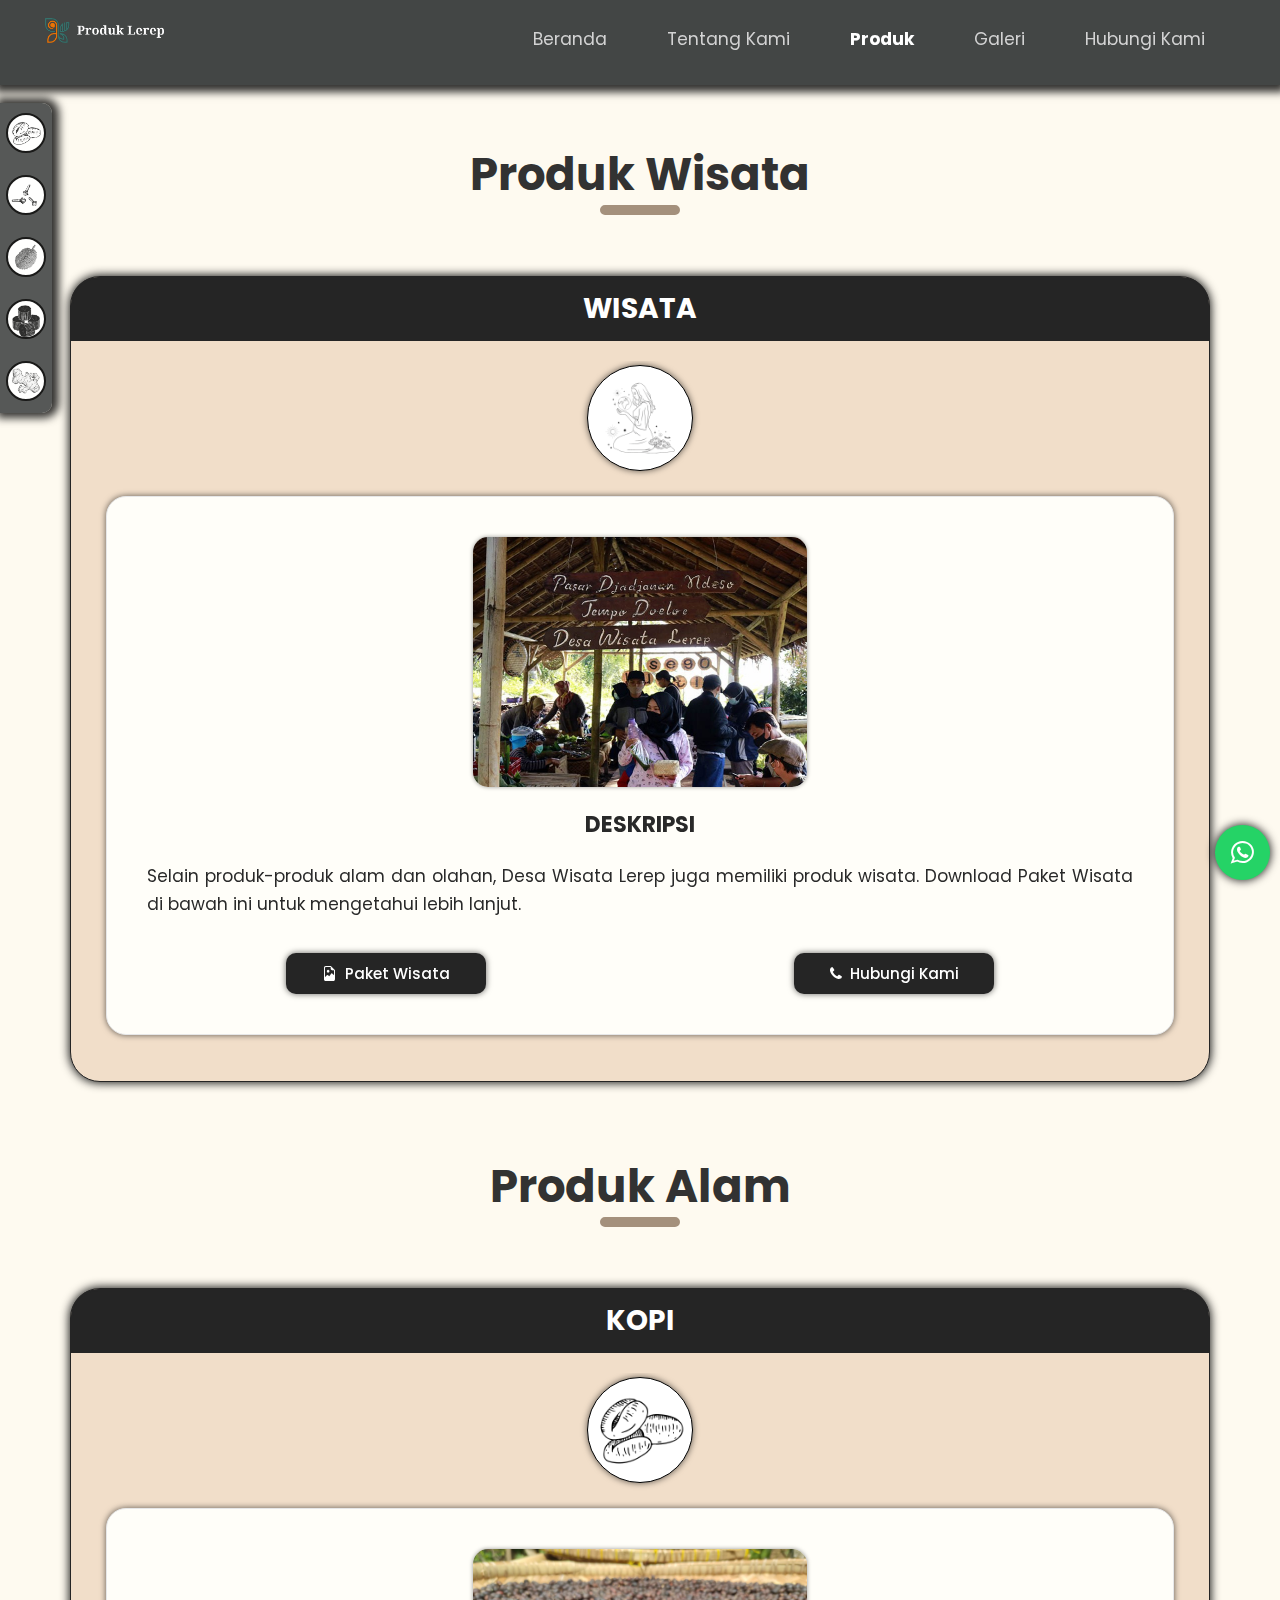
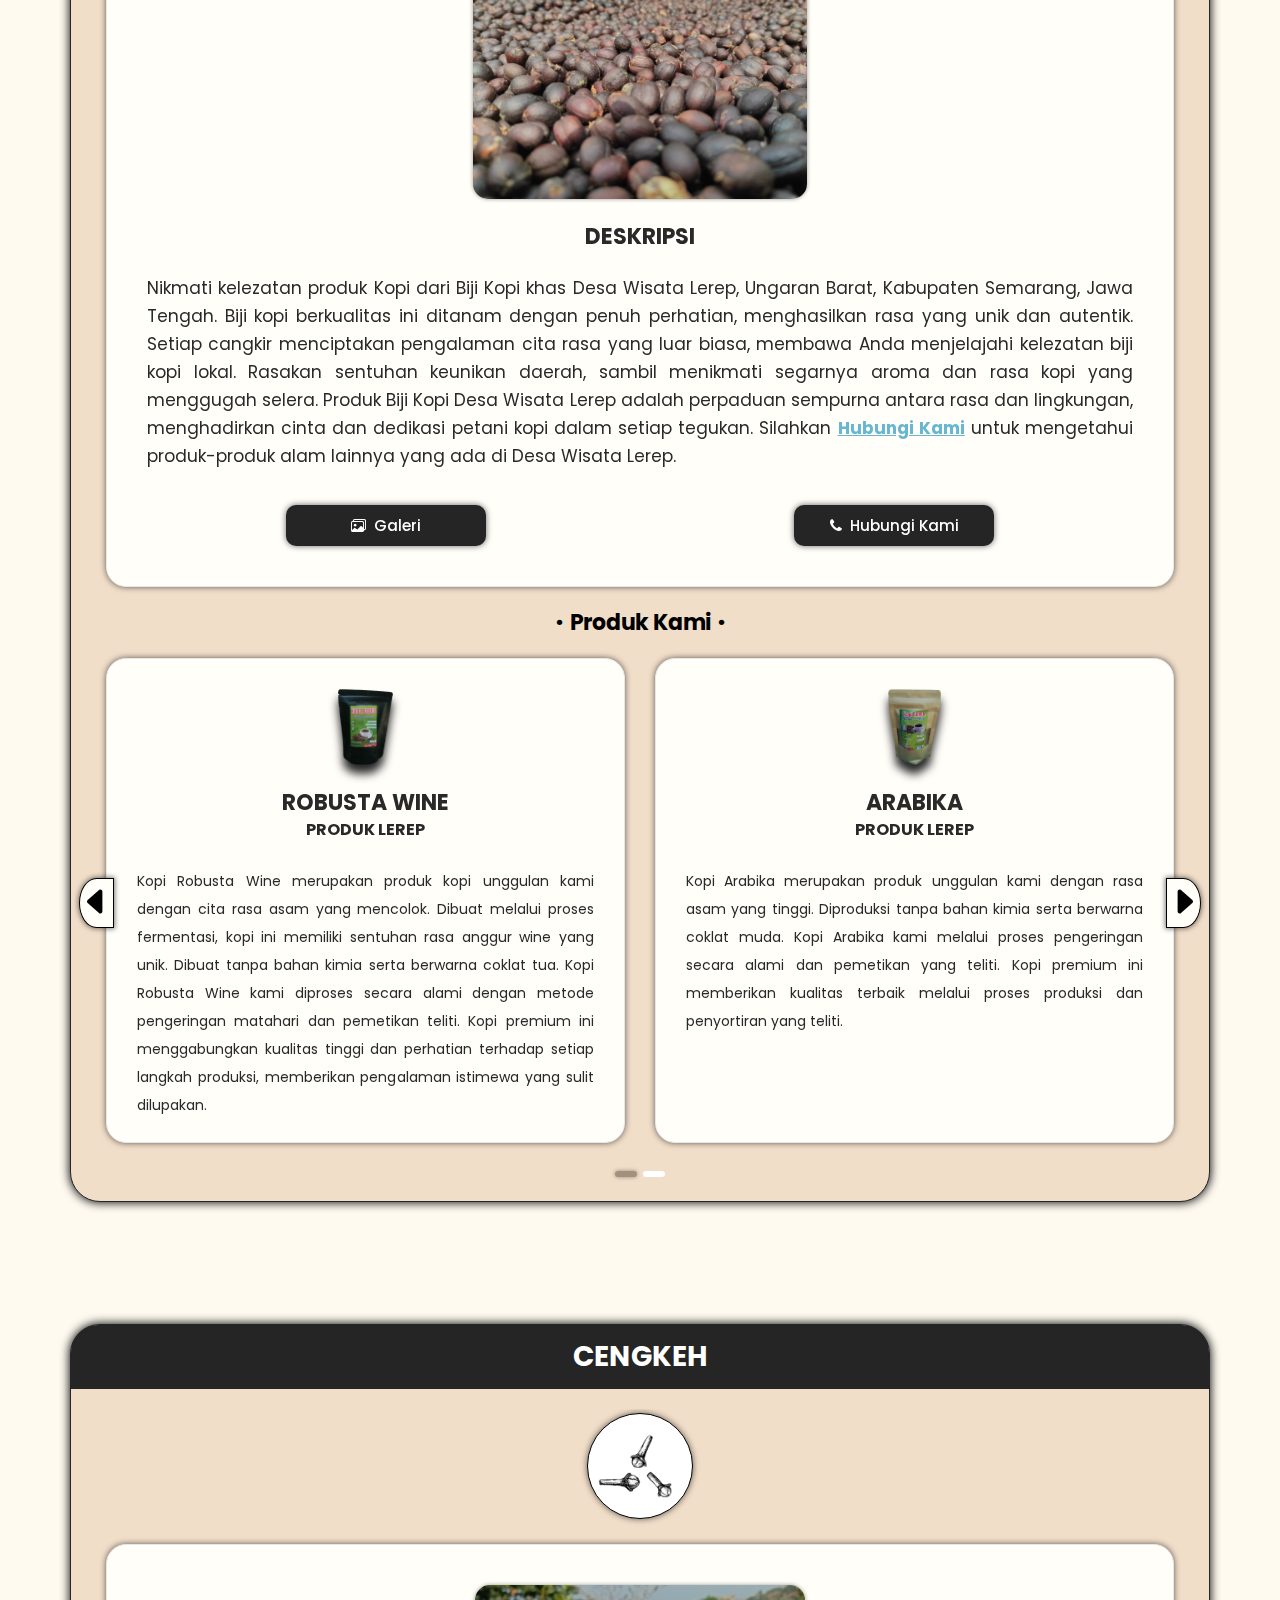
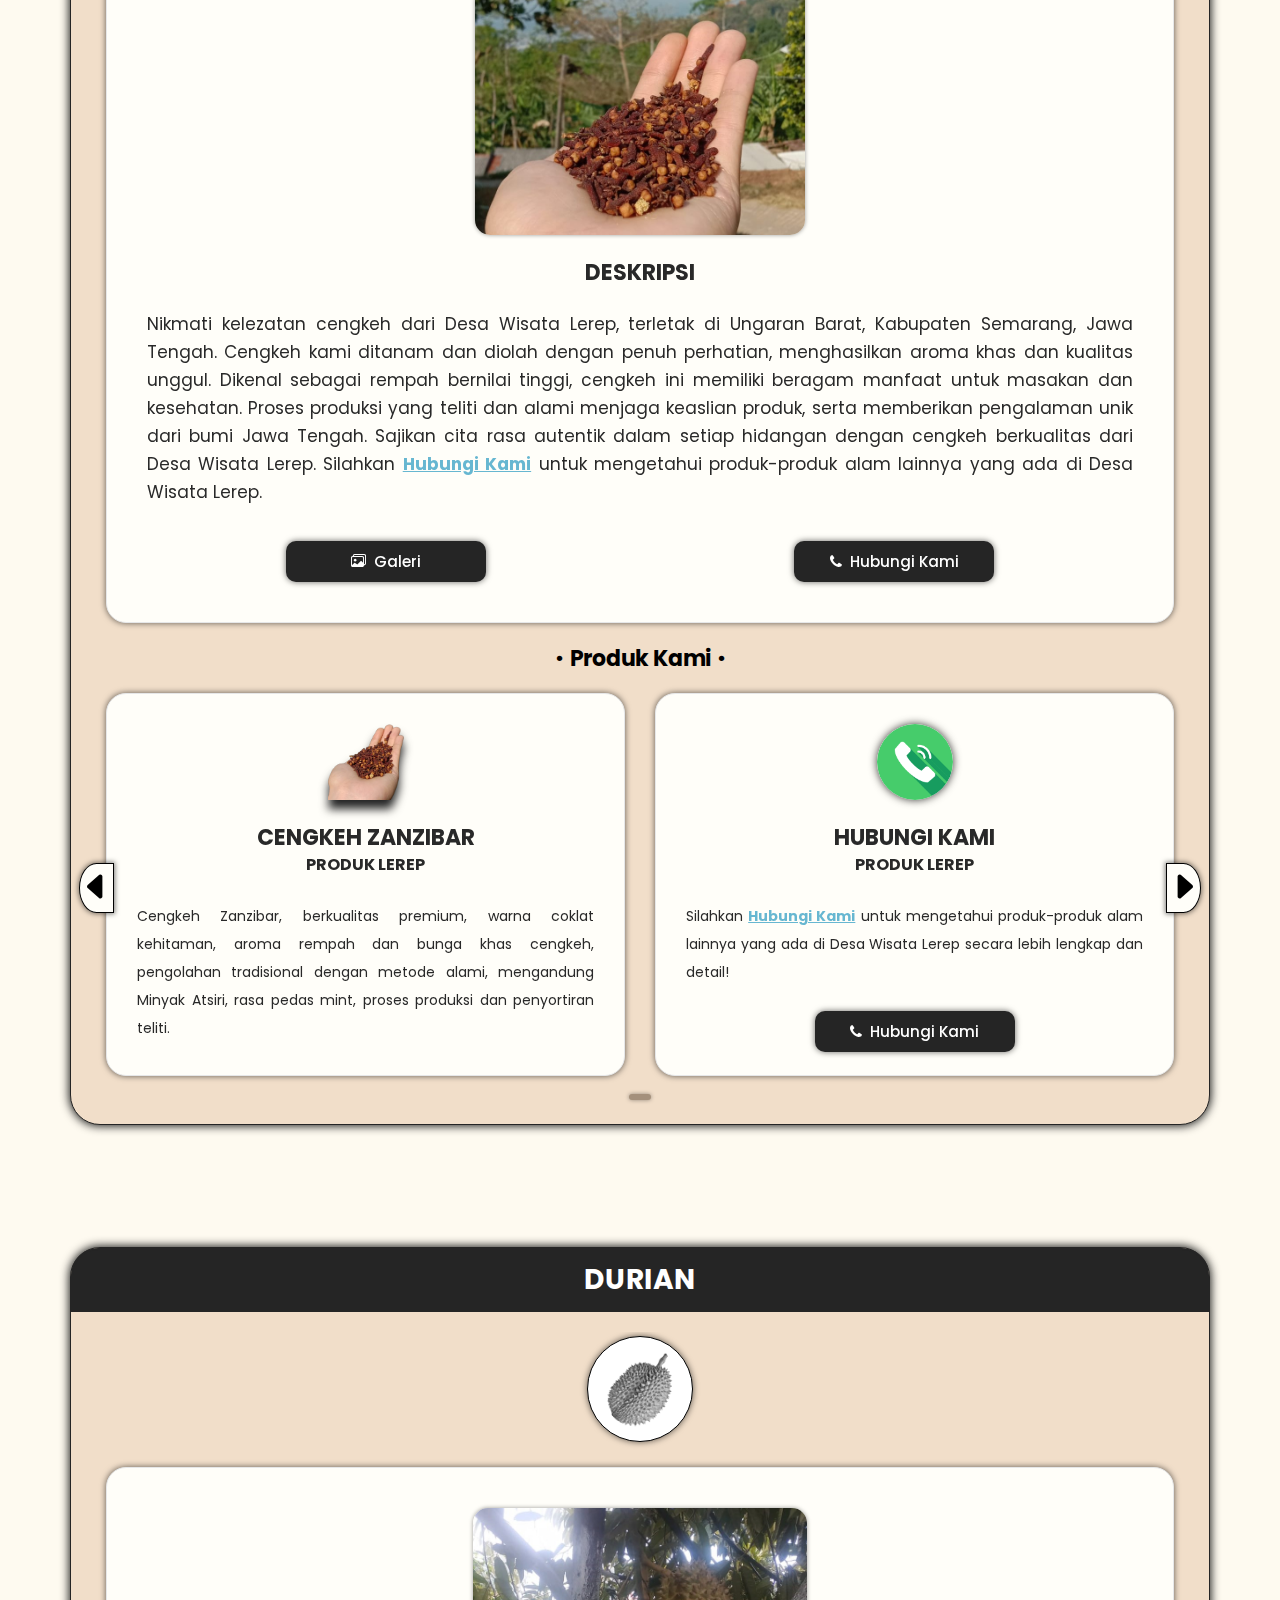
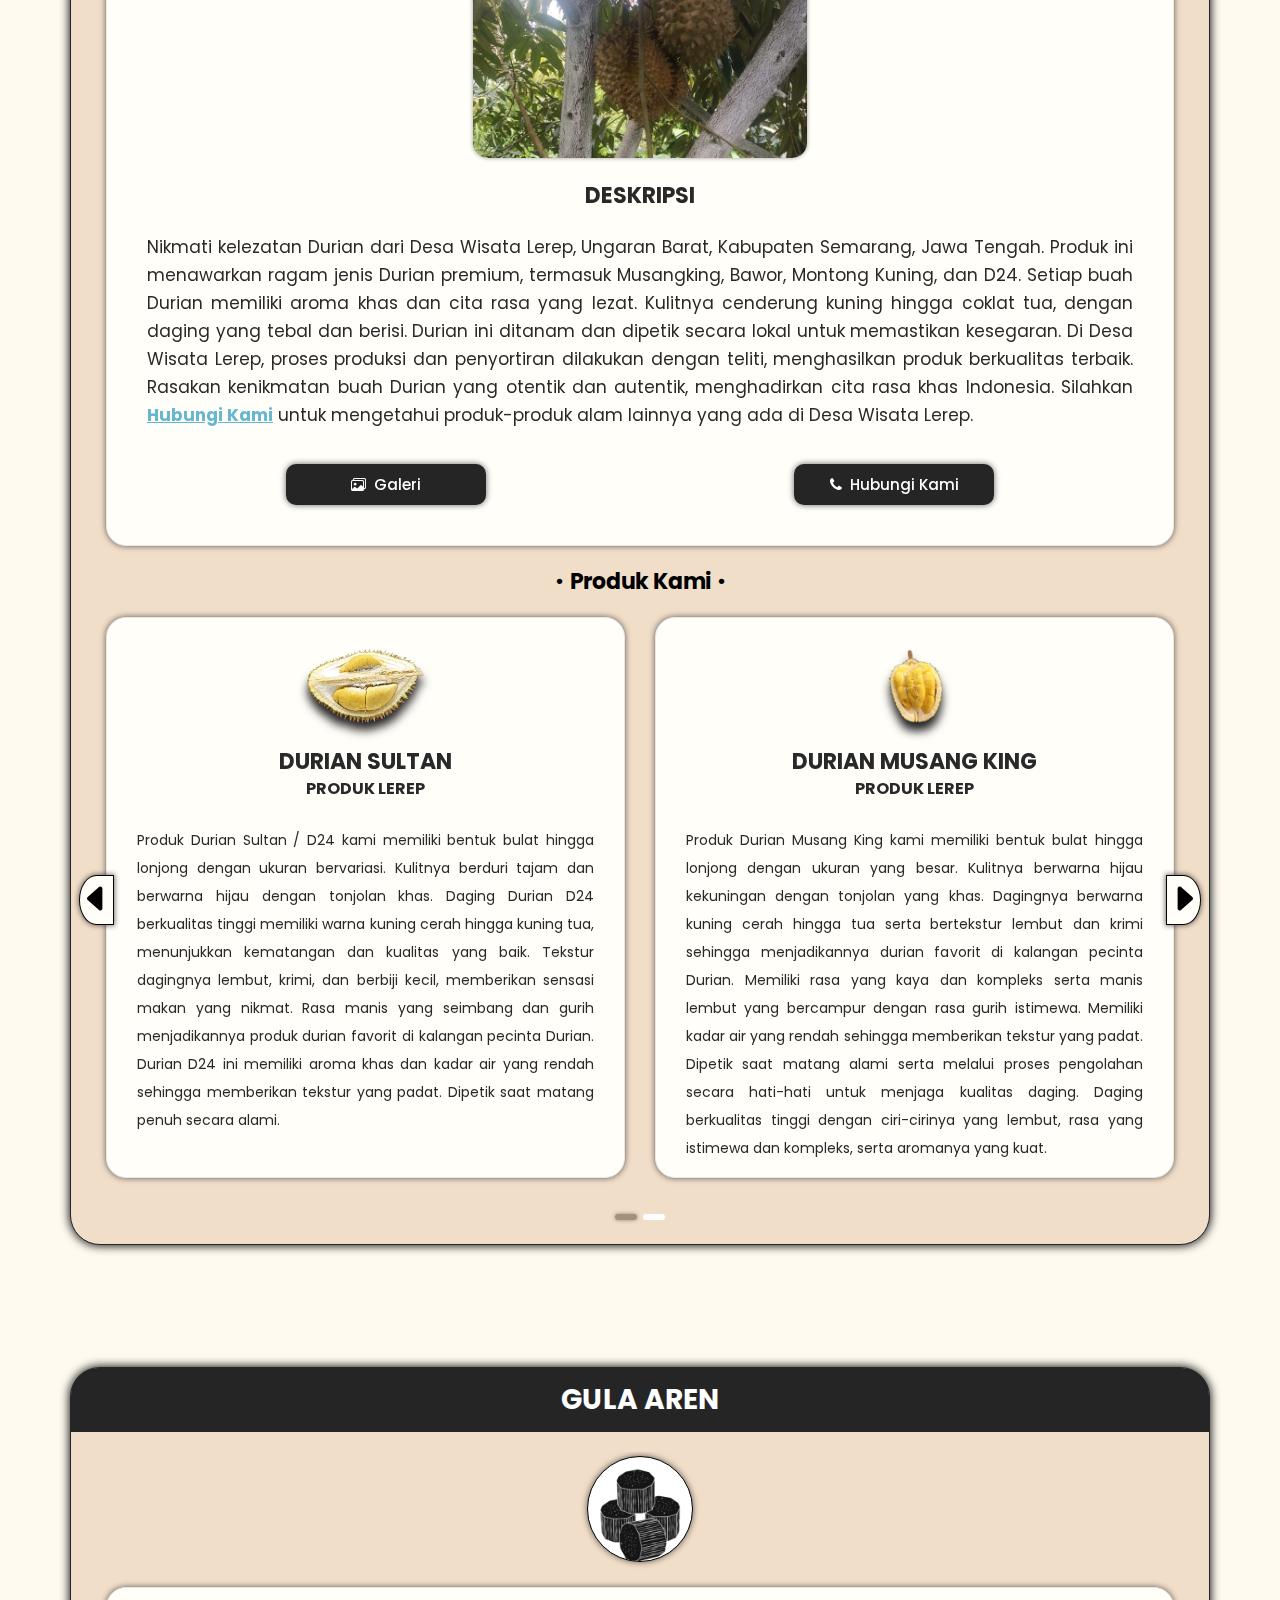
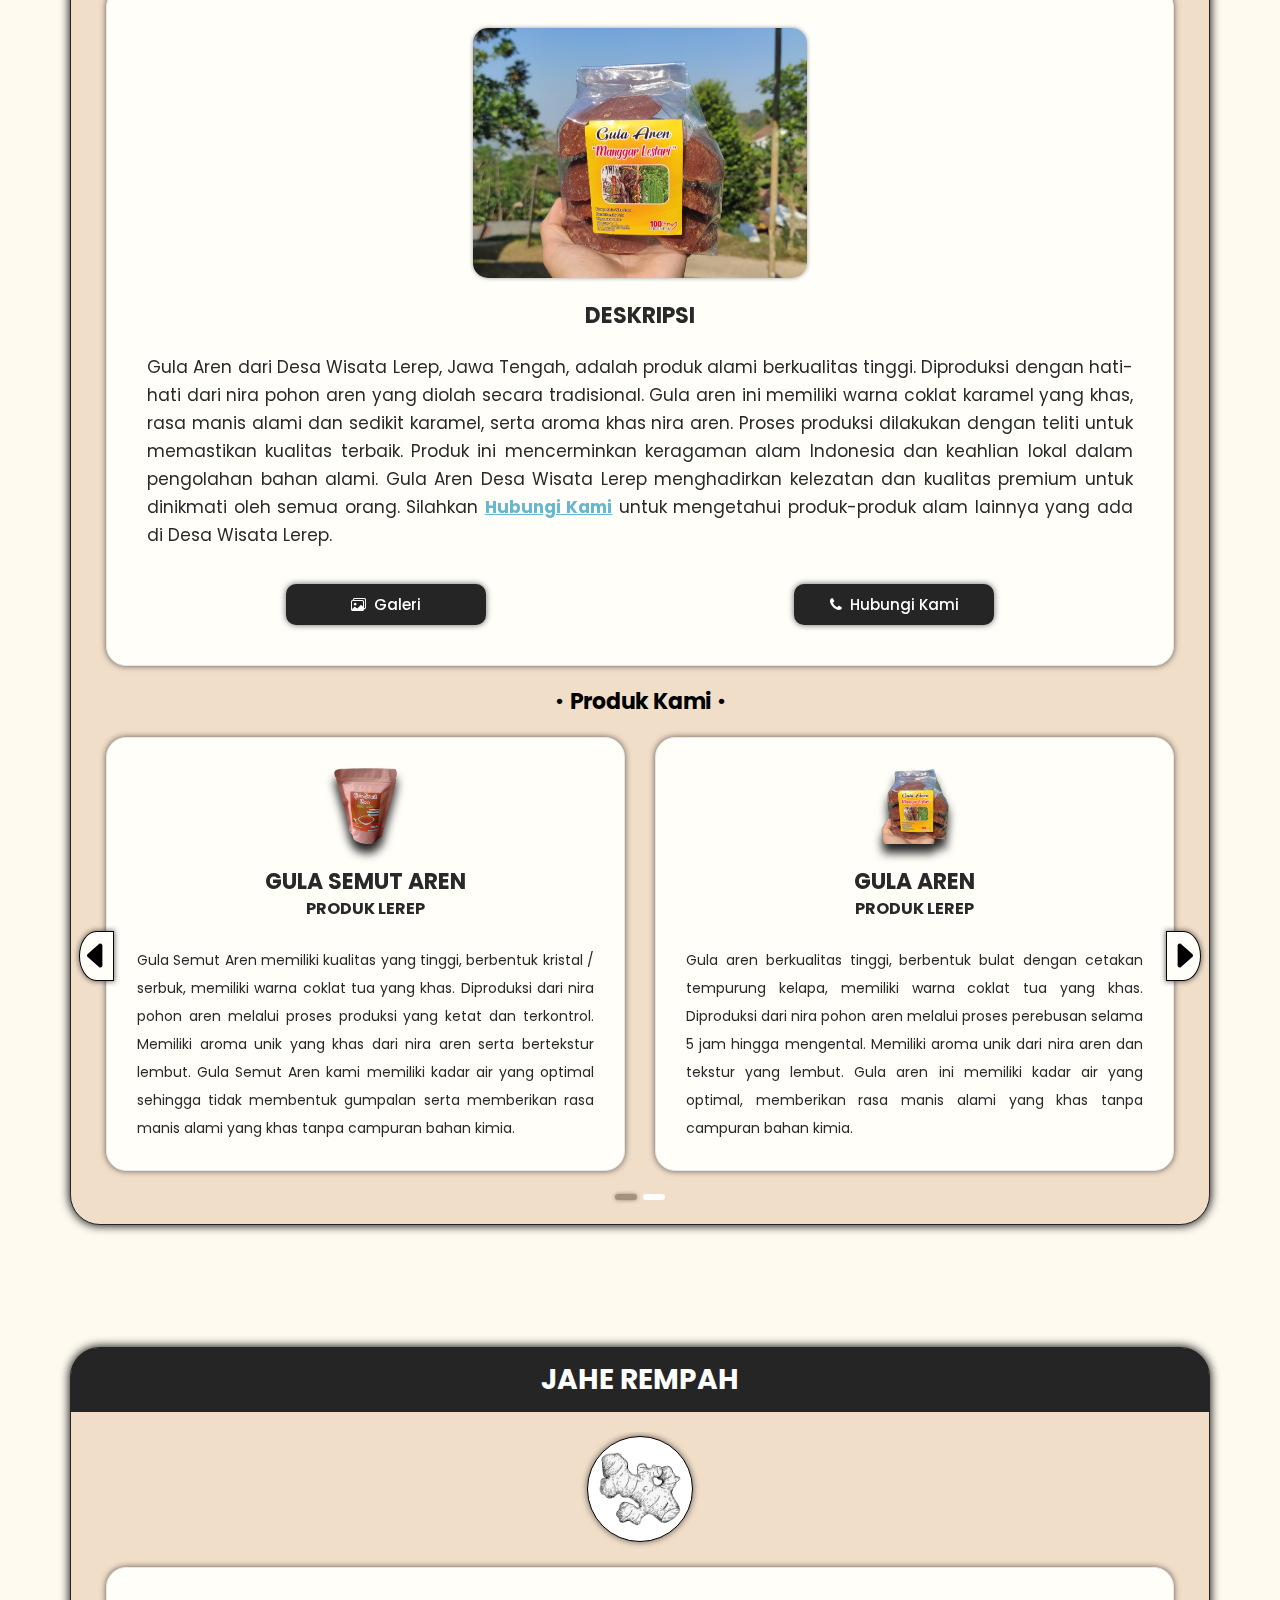
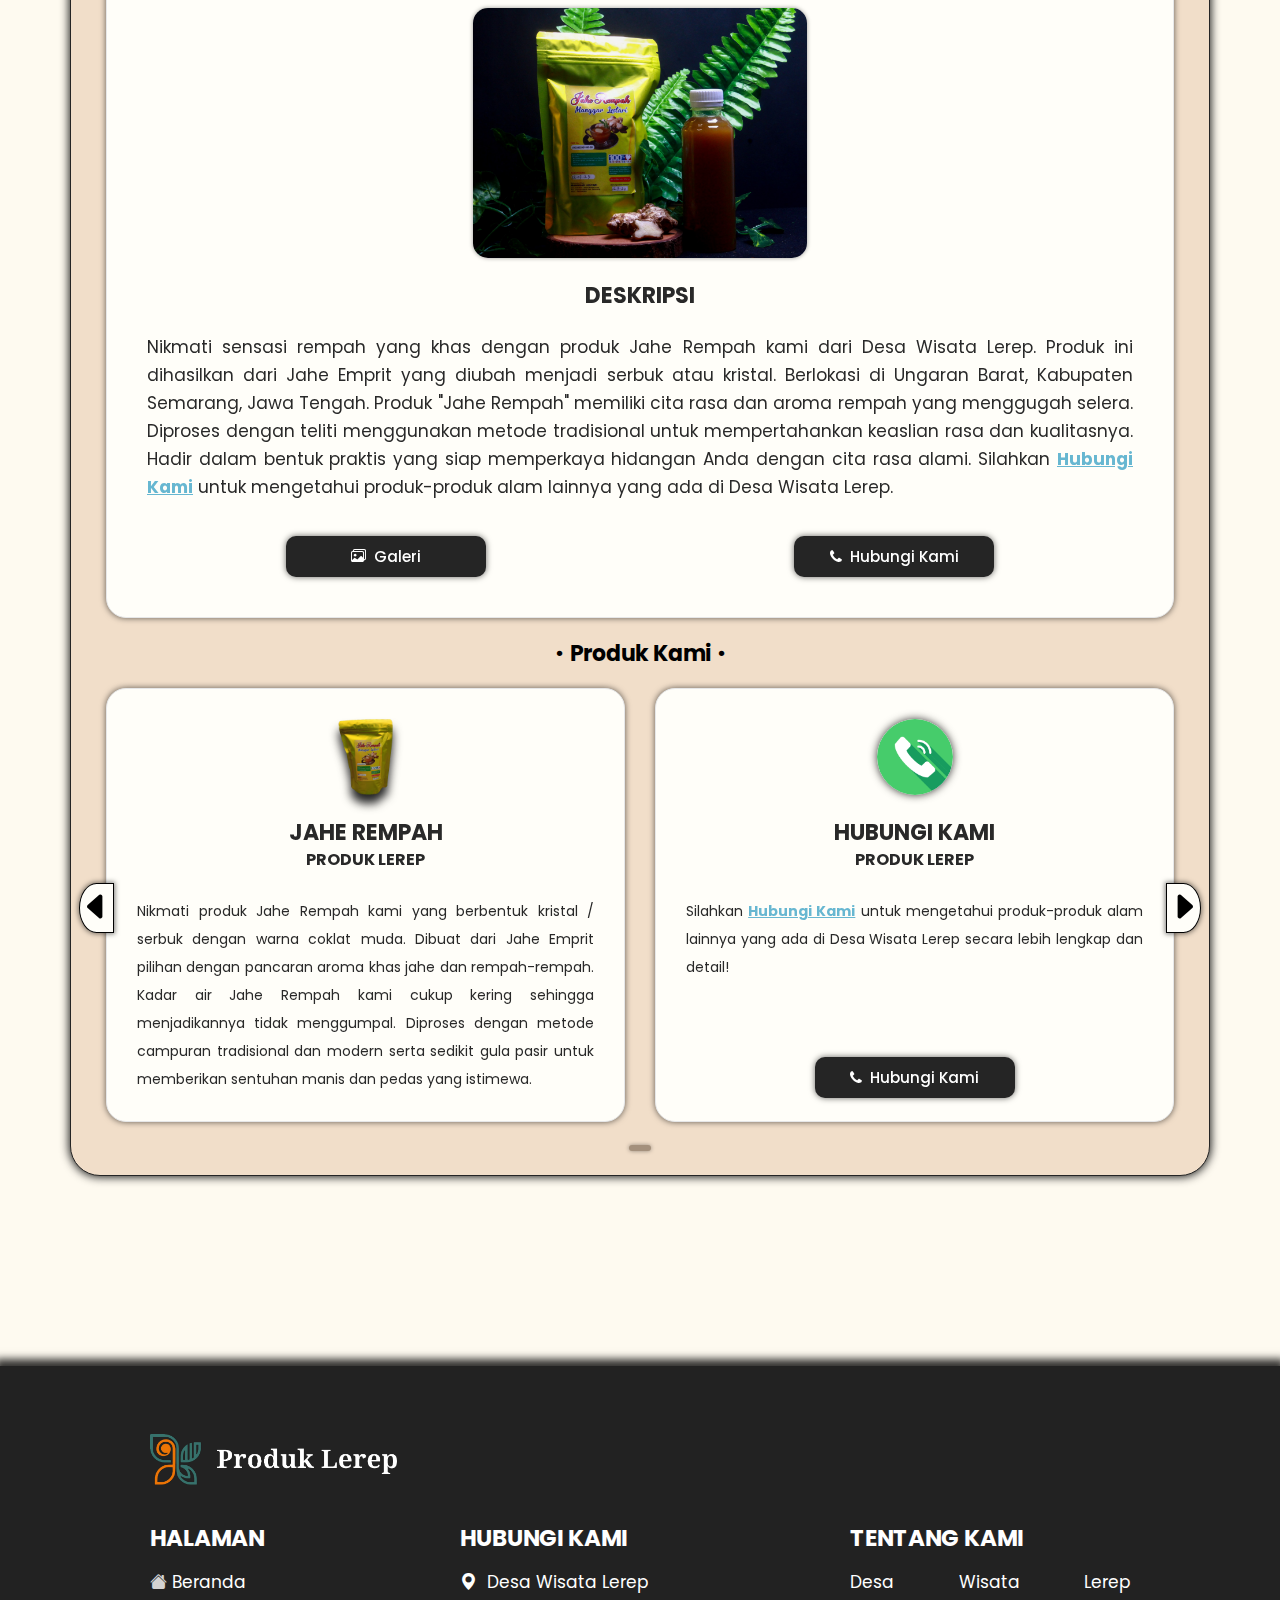
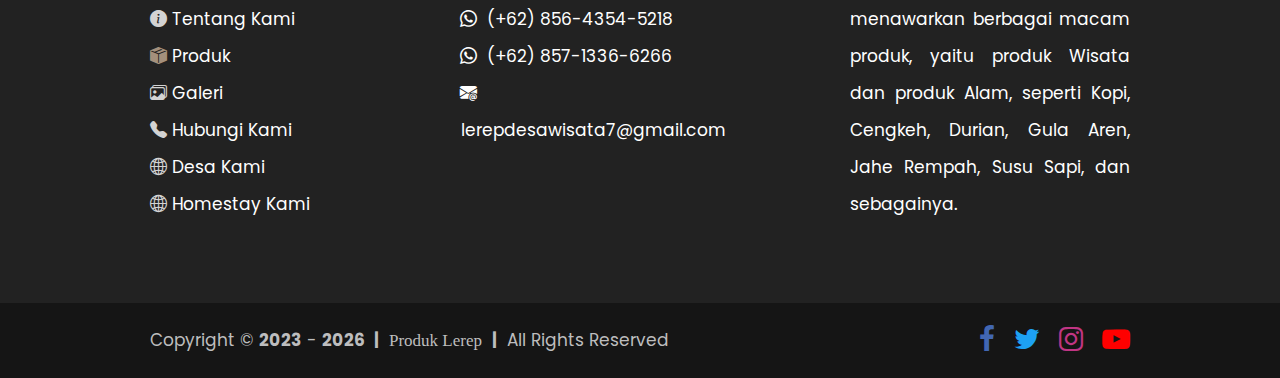
<file: we_do.html>
<!DOCTYPE html>
<html lang="en">

<head>
   <!-- basic -->
   <meta charset="utf-8">
   <meta http-equiv="X-UA-Compatible" content="IE=edge">
   <!-- <meta name="google" content="notranslate"> -->
   <!-- mobile metas -->
   <meta name="viewport" content="width=device-width, initial-scale=1">
   <meta name="viewport" content="initial-scale=1, maximum-scale=1">
   <!-- site metas -->
   <title>&emsp;Produk Lerep &nbsp;&nbsp;|&nbsp;&nbsp; Products / Produk Lerep&emsp;</title>
   <!-- Icon -->
   <link rel="icon" type="icon" href="images/logodwl.png">
   <meta name="keywords" content="">
   <meta name="description" content="">
   <meta name="author" content="">
   <!-- bootstrap css -->
   <link rel="stylesheet" href="css/bootstrap.min.css">
   <link rel="stylesheet" href="https://cdn.jsdelivr.net/npm/bootstrap-icons@1.10.5/font/bootstrap-icons.css">
   <!-- style css -->
   <link rel="stylesheet" href="css/style.css">
   <!-- responsive-->
   <link rel="stylesheet" href="css/responsive.css">
   <!-- awesome fontfamily -->
   <link rel="stylesheet" href="https://cdnjs.cloudflare.com/ajax/libs/font-awesome/4.7.0/css/font-awesome.min.css">
   <!--[if lt IE 9]>
      <script src="https://oss.maxcdn.com/html5shiv/3.7.3/html5shiv.min.js"></script>
      <script src="https://oss.maxcdn.com/respond/1.4.2/respond.min.js"></script><![endif]-->
</head>
<!-- body -->

<body class="main-layout" onload="titleMarquee()">
   <!-- loader  -->
   <!-- <div class="loader_bg">
      <div class="loader"><img src="images/loading.gif" alt="" /></div>
   </div> -->
   <!-- end loader -->
   <!-- Whatsapp and Shopee Contact -->
   <a id="kontakwa"
      href="https://wa.me/6285713366266?text=[%20*Produk%20Lerep*%20•%20PERTANYAAN%20/%20QUESTION%20]%0a%0aHi!%20I%20visited%20Produk%20Lerep%20website%20and%20I%20have%20a%20Question:%0a"
      target="_blank" class="float" title="Any Questions?">
      <i id="kontak" class="fa fa-whatsapp my-float"></i>
   </a>
   <!-- <a id="kunjshopee" href="contact.html" class="float" target="_blank" title="Visit Our Shopee!">
      <img id="kontakshop" class="my-float" src="images/logoshopee.png">
   </a> -->
   <!-- end Whatsapp and Shopee Contact -->
   <!-- header -->
   <header>
      <div class="header">
         <div class="container-fluid">
            <div class="row d_flex">
               <div class=" col-md-2 col-sm-3 col logo_section">
                  <div class="full">
                     <div class="center-desk">
                        <div class="logo">
                           <a href="index.html"><img src="images/logokubx.png" alt="#"></a>
                        </div>
                     </div>
                  </div>
               </div>
               <div class="col-md-10 col-sm-9" style="margin-top: -8px">
                  <nav class="navigation navbar navbar-expand-md navbar-dark ">
                     <button class="navbar-toggler" type="button" data-toggle="collapse" data-target="#navbarsExample04"
                        aria-controls="navbarsExample04" aria-expanded="false" aria-label="Toggle navigation">
                        <span class="navbar-toggler-icon"></span>
                     </button>
                     <div class="collapse navbar-collapse" id="navbarsExample04">
                        <ul class="navbar-nav mr-auto">
                           <li class="nav-item">
                              <a id="home" class="nav-link" href="index.html">Beranda</a>
                           </li>
                           <li class="nav-item">
                              <a id="abou" class="nav-link" href="about.html">Tentang Kami</a>
                           </li>
                           <li class="nav-item active">
                              <a id="prod" class="nav-link" href="we_do.html" style="font-weight: bolder">Produk</a>
                           </li>
                           <li class="nav-item">
                              <a id="gall" class="nav-link" href="portfolio.html">Galeri</a>
                           </li>
                           <li class="nav-item" style="margin-bottom: 10px">
                              <a id="cont" class="nav-link" href="contact.html">Hubungi Kami</a>
                           </li>
                           <li class="nav-item">
                              <div id="google_translate_element"></div>
                              <!-- &nbsp;
                              <a id="bo_ho3" onclick="toggleLanguage('en')" href="#" title="Translate to English"><img
                                    src="images/en.png" style="width: 24px; height: 12px"></a>
                              <a
                                 style="color: #d3d3d3; font-weight: bolder; margin-left: 5px; margin-right: 5px; padding-top: 30px">•</a>
                              <a id="bo_ho3" onclick="toggleLanguage('ind')" href="#"
                                 title="Translate to Indonesian"><img src="images/ind.png"
                                    style="width: 24px; height: 12px"></a> -->
                           </li>
                        </ul>
                     </div>
                  </nav>
               </div>
               <!-- <div class="col-md-2 d_none">
                  <ul class="email text_align_right">
                     <li> <a href="Javascript:void(0)"> Login </a></li>
                     <li> <a href="Javascript:void(0)"> <i class="fa fa-search" style="cursor: pointer;"
                              aria-hidden="true"> </i></a> </li>
                  </ul>
               </div> -->
            </div>
         </div>
      </div>
   </header>
   <!-- end header -->
   <!-- sidebar -->
   <div id="muncul1" class="sidebar">
      <nav style="margin-top: 200px;">
         <ul>
            <li onclick="location.href='we_do.html#produkkopi';" style="border-top-right-radius: 10px;">
               <div class="kopi-icon">
                  <img src="images/kopi.png"
                     style="border: 2px black solid; border-radius: 50%; background-color: white">
               </div>
            </li>
            <li onclick="location.href='we_do.html#produkcengk';">
               <div class="cengkeh-icon">
                  <img src="images/cengkeh.png"
                     style="border: 2px black solid; border-radius: 50%; background-color: white">
               </div>
            </li>
            <li onclick="location.href='we_do.html#produkdurian';">
               <div class="durian-icon">
                  <img src="images/durian.png"
                     style="border: 2px black solid; border-radius: 50%; background-color: white">
               </div>
            </li>
            <li onclick="location.href='we_do.html#produkaren';">
               <div class="aren-icon">
                  <img src="images/gulaaren.png"
                     style="border: 2px black solid; border-radius: 50%; background-color: white">
               </div>
            </li>
            <li onclick="location.href='we_do.html#produkjahe';" style="border-bottom-right-radius: 10px;">
               <div class="jahe-icon">
                  <img src="images/jahebbk.png"
                     style="border: 2px black solid; border-radius: 50%; background-color: white">
               </div>
            </li>
         </ul>
      </nav>
   </div>
   <!-- end sidebar -->
   <!-- sidebar Mobile -->
   <div id="muncul" class="sidebar">
      <nav style="margin-top: 200px;">
         <ul>
            <li onclick="location.href='we_do.html#produkkopi1';" style="border-top-right-radius: 10px;">
               <div class="kopi-icon">
                  <img src="images/kopi.png"
                     style="border: 2px black solid; border-radius: 50%; background-color: white">
               </div>
            </li>
            <li onclick="location.href='we_do.html#produkcengk1';">
               <div class="cengkeh-icon">
                  <img src="images/cengkeh.png"
                     style="border: 2px black solid; border-radius: 50%; background-color: white">
               </div>
            </li>
            <li onclick="location.href='we_do.html#produkdurian1';">
               <div class="durian-icon">
                  <img src="images/durian.png"
                     style="border: 2px black solid; border-radius: 50%; background-color: white">
               </div>
            </li>
            <li onclick="location.href='we_do.html#produkaren1';">
               <div class="aren-icon">
                  <img src="images/gulaaren.png"
                     style="border: 2px black solid; border-radius: 50%; background-color: white">
               </div>
            </li>
            <li onclick="location.href='we_do.html#produkjahe1';" style="border-bottom-right-radius: 10px;">
               <div class="jahe-icon">
                  <img src="images/jahebbk.png"
                     style="border: 2px black solid; border-radius: 50%; background-color: white">
               </div>
            </li>
         </ul>
      </nav>
   </div>
   <!-- end sidebar Mobile -->
   <!-- Produk Wisata -->
   <div id="muncul1" class="we_do">
      <div id="prodkops" class="container">
         <div class="row">
            <div class="col-md-12">
               <div class="titlepage text_align_center">
                  <h2 id="prods">Produk Wisata</h2>
                  <br><br><br>
               </div>
            </div>
         </div>
         <div class="card" id="produks">
            <div class="card-head" align="center">
               <a id="coff">WISATA</a>
            </div>
            <div class="card-body">
               <div class="row">
                  <div class="col-md-12">
                     <div class="carousel-inner">
                        <div class="carousel-item active">
                           <div class="container-fluid">
                              <div class="carousel-caption we1_do">
                                 <div class="row">
                                    <div class="col-md-12">
                                       <div id="bo_ho5">
                                          <i>
                                             <img src="images/culturr.png" alt="#">
                                          </i>
                                       </div>
                                       <div id="bo_ho" class="we_box text_align_left">
                                          <i>
                                             <center>
                                                <div id="bo_ho1">
                                                   <img src="images/wisata.jpg" alt="kopi">
                                                   <!-- <video style="border-radius: 10px" controls loop autoplay muted>
                                                      <source src="videos/vid-1.mp4" type="video/mp4">
                                                   </video> -->
                                                </div>
                                             </center>
                                          </i>
                                          <h3 id="deskcoff" align="center">Deskripsi</h3>
                                          <p id="desccoff" align="justify">
                                             Selain produk-produk alam dan olahan, Desa Wisata Lerep juga memiliki
                                             produk wisata. Download Paket Wisata di bawah ini untuk mengetahui lebih
                                             lanjut.
                                          </p>
                                          <div class="row">
                                             <div class="col-md-6 col-sm-6 col-6">
                                                <a id="galcoff" class="read_more" href="pdf/Brosur Paket DWL 2023.pdf"
                                                   download target="_blank"><i class="bi bi-file-earmark-image"></i>
                                                   &nbsp;Paket Wisata</a>
                                             </div>
                                             <div class="col-md-6 col-sm-6 col-6">
                                                <a id="cont1" class="read_more" href="contact.html"><i
                                                      class="fa fa-phone"></i> &nbsp;Hubungi Kami</a>
                                             </div>
                                          </div>
                                       </div>
                                    </div>
                                 </div>
                              </div>
                           </div>
                        </div>
                     </div>
                  </div>
               </div>
            </div>
         </div>
      </div>
   </div>
   <!-- end Produk Wisata -->
   <!-- Mobile Wisata -->
   <!-- Produk Wisata -->
   <div id="muncul" class="we_do">
      <div id="prodkops" class="container">
         <div class="row">
            <div class="col-md-12">
               <div class="titlepage text_align_center">
                  <h2 id="prods">Produk Wisata</h2>
                  <br><br><br>
               </div>
            </div>
         </div>
         <div class="card" id="produks">
            <div class="card-head" align="center">
               <a id="coff">WISATA</a>
            </div>
            <div class="card-body">
               <div class="row">
                  <div class="col-md-12">
                     <div class="carousel-inner">
                        <div class="carousel-item active">
                           <div class="container-fluid">
                              <div class="carousel-caption we1_do">
                                 <div class="row">
                                    <div class="col-md-12">
                                       <div id="bo_ho5">
                                          <i>
                                             <img src="images/culturr.png" alt="#">
                                          </i>
                                       </div>
                                       <div id="bo_ho" class="we_box text_align_left">
                                          <i>
                                             <center>
                                                <div id="bo_ho1">
                                                   <img src="images/wisata.jpg" alt="kopi">
                                                   <!-- <video style="border-radius: 10px" controls loop autoplay muted>
                                                      <source src="videos/vid-1.mp4" type="video/mp4">
                                                   </video> -->
                                                </div>
                                             </center>
                                          </i>
                                          <h3 id="deskcoff" align="center">Deskripsi</h3>
                                          <p id="desccoff" align="justify">
                                             Selain produk-produk alam dan olahan, Desa Wisata Lerep juga memiliki
                                             produk wisata. Download Paket Wisata di bawah ini untuk mengetahui lebih
                                             lanjut.
                                          </p>
                                          <div class="row">
                                             <div class="col-md-6 col-sm-6 col-6">
                                                <a id="galcoff" class="read_more" href="pdf/Brosur Paket DWL 2023.pdf"
                                                   download target="_blank"><i class="bi bi-file-earmark-image"></i></a>
                                             </div>
                                             <div class="col-md-6 col-sm-6 col-6">
                                                <a id="cont2" class="read_more" href="contact.html"><i
                                                      class="fa fa-phone"></i></a>
                                             </div>
                                          </div>
                                       </div>
                                    </div>
                                 </div>
                              </div>
                           </div>
                        </div>
                     </div>
                  </div>
               </div>
            </div>
         </div>
      </div>
   </div>
   <!-- end Produk Wisata -->
   <!-- End Mobile Wisata -->
   <!-- Produk Kopi -->
   <div id="muncul1" class="we_do">
      <div id="prodotherkop" class="container">
         <div class="row">
            <div class="col-md-12" id="produkkopi" name="produkkopi">
               <div class="titlepage text_align_center">
                  <h2 id="prods">Produk Alam</h2>
                  <br><br><br>
               </div>
            </div>
         </div>
         <div class="card" id="produks">
            <div class="card-head" align="center">
               <a id="coff">KOPI</a>
            </div>
            <div class="card-body">
               <div class="row">
                  <div class="col-md-12">
                     <div class="carousel-inner">
                        <div class="carousel-item active">
                           <div class="container-fluid">
                              <div class="carousel-caption we1_do">
                                 <div class="row">
                                    <div class="col-md-12">
                                       <div id="bo_ho5">
                                          <i>
                                             <img src="images/kopi.png" alt="#">
                                          </i>
                                       </div>
                                       <div id="bo_ho" class="we_box text_align_left">
                                          <i>
                                             <center>
                                                <div id="bo_ho1">
                                                   <img src="images/galeri6.jpeg" alt="kopi">
                                                   <!-- <video style="border-radius: 10px" controls loop autoplay muted>
                                                      <source src="videos/vid-1.mp4" type="video/mp4">
                                                   </video> -->
                                                </div>
                                             </center>
                                          </i>
                                          <h3 id="deskcoff" align="center">Deskripsi</h3>
                                          <p id="desccoff" align="justify">
                                             Nikmati kelezatan produk Kopi dari Biji Kopi khas Desa Wisata Lerep,
                                             Ungaran Barat,
                                             Kabupaten Semarang, Jawa Tengah. Biji kopi berkualitas ini ditanam dengan
                                             penuh perhatian, menghasilkan rasa yang unik dan autentik. Setiap cangkir
                                             menciptakan pengalaman cita rasa yang luar biasa, membawa Anda menjelajahi
                                             kelezatan biji kopi lokal. Rasakan sentuhan keunikan daerah, sambil
                                             menikmati segarnya aroma dan rasa kopi yang menggugah selera. Produk Biji
                                             Kopi Desa Wisata Lerep adalah perpaduan sempurna antara rasa dan
                                             lingkungan, menghadirkan cinta dan dedikasi petani kopi dalam setiap
                                             tegukan. Silahkan <a href="contact.html" target="_blank"
                                                style="color: #67B7D1; font-weight: bolder;"><u>Hubungi Kami</u></a>
                                             untuk mengetahui produk-produk alam lainnya yang ada di Desa Wisata Lerep.
                                          </p>
                                          <div class="row">
                                             <div class="col-md-6 col-sm-6 col-6">
                                                <a id="galcoff" class="read_more" href="kopi.html"><i
                                                      class="bi bi-images"></i>
                                                   &nbsp;Galeri</a>
                                             </div>
                                             <div class="col-md-6 col-sm-6 col-6">
                                                <a id="cont1" class="read_more" href="contact.html"><i
                                                      class="fa fa-phone"></i> &nbsp;Hubungi Kami</a>
                                             </div>
                                          </div>
                                       </div>
                                    </div>
                                 </div>
                              </div>
                           </div>
                        </div>
                     </div>
                     <center id="tengah" style="color: black">
                        • <span id="spek" style="font-weight: bolder"><a>Produk Kami</a></span> •
                     </center>
                     <div id="we5" class="we5 carousel slide" data-ride="carousel">
                        <ol class="carousel-indicators">
                           <li data-target="#we5" data-slide-to="0" class="active"></li>
                           <li data-target="#we5" data-slide-to="1"></li>
                        </ol>
                        <div class="carousel-inner" style="margin-bottom: 10px">
                           <div class="carousel-item active">
                              <div class="container-fluid">
                                 <div class="carousel-caption we1_do">
                                    <div class="row">
                                       <div class="col-md-6">
                                          <div id="bo_ho" class="we_box2 movee1 text_align_center"
                                             style="margin-top: 20px">
                                             <i><img id="pilih" src="images/robustwine.png" alt="#"
                                                   style="height: 76px; filter: drop-shadow(0px 9px 5px #252525);"></i>
                                             <h3 id="taste">Robusta Wine<br><a id="deswita">Produk Lerep</a></h3>
                                             <p id="rasacoff" align="justify">
                                                Kopi Robusta Wine merupakan produk kopi unggulan kami dengan cita rasa
                                                asam yang mencolok. Dibuat melalui proses fermentasi, kopi ini memiliki
                                                sentuhan rasa anggur wine yang unik. Dibuat tanpa bahan kimia serta
                                                berwarna coklat tua. Kopi Robusta Wine kami diproses secara alami dengan
                                                metode pengeringan matahari dan pemetikan teliti. Kopi premium ini
                                                menggabungkan kualitas tinggi dan perhatian terhadap setiap langkah
                                                produksi, memberikan pengalaman istimewa yang sulit dilupakan.
                                             </p>
                                          </div>
                                       </div>
                                       <div class="col-md-6">
                                          <div id="bo_ho" class="we_box2 movee1 text_align_center"
                                             style="margin-top: 20px">
                                             <i><img id="pilih" src="images/kopiarabika.png" alt="#"
                                                   style="height: 76px; filter: drop-shadow(0px 9px 5px #252525);"></i>
                                             <h3 id="taste">Arabika<br><a id="deswita">Produk Lerep</a></h3>
                                             <p id="rasacoff" align="justify">
                                                Kopi Arabika merupakan produk unggulan kami dengan rasa asam yang
                                                tinggi. Diproduksi tanpa bahan kimia serta berwarna coklat muda. Kopi
                                                Arabika kami melalui proses pengeringan secara alami dan pemetikan yang
                                                teliti. Kopi premium ini memberikan kualitas terbaik melalui proses
                                                produksi dan penyortiran yang teliti.
                                             </p>
                                          </div>
                                       </div>
                                    </div>
                                 </div>
                              </div>
                           </div>
                           <div class="carousel-item">
                              <div class="container-fluid">
                                 <div class="carousel-caption we1_do">
                                    <div class="row">
                                       <div class="col-md-6">
                                          <div id="bo_ho" class="we_box2 movee1 text_align_center"
                                             style="margin-top: 20px">
                                             <i><img id="pilih" src="images/kopirobusta.png" alt="#"
                                                   style="height: 76px; filter: drop-shadow(0px 9px 5px #252525);"></i>
                                             <h3 id="taste">Robusta<br><a id="deswita">Produk Lerep</a></h3>
                                             <p id="rasacoff" align="justify">
                                                Kopi Robusta merupakan produk kopi unggulan kami dengan rasa pahit yang
                                                khas. Dibuat tanpa bahan kimia serta berwarna coklat muda. Kopi Robusta
                                                kami diproses secara alami melalui metode pengeringan matahari dan
                                                pemetikan teliti. Kopi premium ini memberikan kualitas terbaik melalui
                                                proses produksi dan penyortiran yang teliti.
                                             </p>
                                          </div>
                                       </div>
                                       <div class="col-md-6">
                                          <div id="bo_ho" class="we_box2 movee text_align_center"
                                             style="margin-top: 20px">
                                             <i><img id="blanja" src="images/call-x.png" alt="#"
                                                   style="width: 76px; height: 76px; border: 0px solid; background-color: none; border-radius: 50px; box-shadow: 0px 0px 8px 0px rgba(0, 0, 0, 0.8);"></i>
                                             <h3 id="method">Hubungi Kami<br><a id="deswita">Produk Lerep</a></h3>
                                             <p id="methcoff" align="justify">
                                                Silahkan <a href="contact.html" target="_blank"
                                                   style="color: #67B7D1; font-weight: bolder;"><u>Hubungi Kami</u></a>
                                                untuk mengetahui produk-produk alam lainnya yang ada di Desa Wisata
                                                Lerep secara lebih lengkap dan detail!
                                             </p>
                                             <a href="contact.html" target="_blank" id="shopee1y" class="read_more"><i
                                                   class="fa fa-phone"></i> &nbsp;Hubungi Kami</a>
                                          </div>
                                       </div>
                                       <!-- <div class="col-md-6">
                                          <div id="bo_ho" class="we_box2 text_align_center"
                                             style="margin-top: 20px">
                                             <i><img src="images/kopi16x.jpeg" alt="#"
                                                   style="width: 76px; height: 76px; box-shadow: 0px 0px 6px 2px rgba(0, 0, 0, 0.8);"></i>
                                             <h3 id="varia">Biji Kopi Excelsa<br><a id="deswita">Produk Lerep</a></h3>
                                             <p id="varicoff" align="justify">
                                                Terdapat banyak variasi dari jenis Biji Kopi yang dihasilkan dari proses
                                                pengolahan di Dusun Indrokilo, seperti misalnya Biji Kopi
                                                <b>Arabika</b>,
                                                <b>Robusta</b>, <b>Luwak</b>, <b>Tupai</b>, <b>Excelsa</b>, <b>Excelsa
                                                   Wine</b>, dan lain sebagainya. Selain itu, untuk
                                                jenis Buah Kopi yang belum diolah terdapat Buah Kopi Arabika dan
                                                Robusta.
                                             </p>
                                          </div>
                                       </div> -->
                                    </div>
                                 </div>
                              </div>
                           </div>
                        </div>
                        <a class="carousel-control-prev" href="#we5" role="button" data-slide="prev">
                           <i class="bi bi-caret-left-fill"></i>
                           <span class="sr-only">Previous</span>
                        </a>
                        <a class="carousel-control-next" href="#we5" role="button" data-slide="next">
                           <i class="bi bi-caret-right-fill"></i>
                           <span class="sr-only">Next</span>
                        </a>
                     </div>
                  </div>
               </div>
            </div>
         </div>
      </div>
   </div>
   <!-- end Produk Kopi -->
   <!-- Mobile Kopi -->
   <!-- Produk Kopi -->
   <div id="muncul" class="we_do">
      <div id="prodotherkop" class="container">
         <div class="row">
            <div class="col-md-12" id="produkkopi1" name="produkkopi1">
               <div class="titlepage text_align_center">
                  <h2 id="prods">Produk Alam</h2>
                  <br><br><br>
               </div>
            </div>
         </div>
         <div class="card" id="produks">
            <div class="card-head" align="center">
               <a id="coff">KOPI</a>
            </div>
            <div class="card-body">
               <div class="row">
                  <div class="col-md-12">
                     <div class="carousel-inner">
                        <div class="carousel-item active">
                           <div class="container-fluid">
                              <div class="carousel-caption we1_do">
                                 <div class="row">
                                    <div class="col-md-12">
                                       <div id="bo_ho5">
                                          <i>
                                             <img src="images/kopi.png" alt="#">
                                          </i>
                                       </div>
                                       <div id="bo_ho" class="we_box text_align_left">
                                          <i>
                                             <center>
                                                <div id="bo_ho1">
                                                   <img src="images/galeri6.jpeg" alt="kopi">
                                                   <!-- <video style="border-radius: 10px" controls loop autoplay muted>
                                                      <source src="videos/vid-1.mp4" type="video/mp4">
                                                   </video> -->
                                                </div>
                                             </center>
                                          </i>
                                          <h3 id="deskcoff" align="center">Deskripsi</h3>
                                          <p id="desccoff" align="justify">
                                             Nikmati kelezatan produk Kopi dari Biji Kopi khas Desa Wisata Lerep,
                                             Ungaran Barat,
                                             Kabupaten Semarang, Jawa Tengah. Biji kopi berkualitas ini ditanam dengan
                                             penuh perhatian, menghasilkan rasa yang unik dan autentik. Setiap cangkir
                                             menciptakan pengalaman cita rasa yang luar biasa, membawa Anda menjelajahi
                                             kelezatan biji kopi lokal. Rasakan sentuhan keunikan daerah, sambil
                                             menikmati segarnya aroma dan rasa kopi yang menggugah selera. Produk Biji
                                             Kopi Desa Wisata Lerep adalah perpaduan sempurna antara rasa dan
                                             lingkungan, menghadirkan cinta dan dedikasi petani kopi dalam setiap
                                             tegukan. Silahkan <a href="contact.html" target="_blank"
                                                style="color: #67B7D1; font-weight: bolder;"><u>Hubungi Kami</u></a>
                                             untuk mengetahui produk-produk alam lainnya yang ada di Desa Wisata Lerep.
                                          </p>
                                          <div class="row">
                                             <div class="col-md-6 col-sm-6 col-6">
                                                <a id="galceng" class="read_more" href="kopi.html"><i
                                                      class="bi bi-images"></i></a>
                                             </div>
                                             <div class="col-md-6 col-sm-6 col-6">
                                                <a id="cont2" class="read_more" href="contact.html"><i
                                                      class="fa fa-phone"></i></a>
                                             </div>
                                          </div>
                                       </div>
                                    </div>
                                 </div>
                              </div>
                           </div>
                        </div>
                     </div>
                     <center id="tengah" style="color: black">
                        • <span id="spek" style="font-weight: bolder"><a>Produk Kami</a></span> •
                     </center>
                     <div id="we7" class="we7 carousel slide" data-ride="carousel">
                        <ol class="carousel-indicators">
                           <li data-target="#we7" data-slide-to="0" class="active"></li>
                           <li data-target="#we7" data-slide-to="1"></li>
                           <li data-target="#we7" data-slide-to="2"></li>
                           <li data-target="#we7" data-slide-to="3"></li>
                        </ol>
                        <div class="carousel-inner" style="margin-bottom: 10px">
                           <div class="carousel-item active">
                              <div class="container-fluid">
                                 <div class="carousel-caption we1_do">
                                    <div class="row">
                                       <div class="col-sm-12 col-12">
                                          <div id="bo_ho" class="we_box2 movee1 text_align_center"
                                             style="margin-top: 20px">
                                             <i><img id="pilih" src="images/robustwine.png" alt="#"
                                                   style="height: 76px; filter: drop-shadow(0px 9px 5px #252525);"></i>
                                             <h3>Robusta Wine<br><a id="deswita">Produk Lerep</a></h3>
                                             <p id="winedesc" align="justify">
                                                Kopi Robusta Wine merupakan produk kopi unggulan kami dengan cita rasa
                                                asam yang mencolok. Dibuat melalui proses fermentasi, kopi ini memiliki
                                                sentuhan rasa anggur wine yang unik. Dibuat tanpa bahan kimia serta
                                                berwarna coklat tua. Kopi Robusta Wine kami diproses secara alami dengan
                                                metode pengeringan matahari dan pemetikan teliti. Kopi premium ini
                                                menggabungkan kualitas tinggi dan perhatian terhadap setiap langkah
                                                produksi, memberikan pengalaman istimewa yang sulit dilupakan.
                                             </p>
                                          </div>
                                       </div>
                                    </div>
                                 </div>
                              </div>
                           </div>
                           <div class="carousel-item">
                              <div class="container-fluid">
                                 <div class="carousel-caption we1_do">
                                    <div class="row">
                                       <div class="col-sm-12 col-12">
                                          <div id="bo_ho" class="we_box2 movee1 text_align_center"
                                             style="margin-top: 20px">
                                             <i><img id="pilih" src="images/kopiarabika.png" alt="#"
                                                   style="height: 76px; filter: drop-shadow(0px 9px 5px #252525);"></i>
                                             <h3 id="arab">Arabika<br><a id="deswita">Produk Lerep</a></h3>
                                             <p id="arabdesc" align="justify">
                                                Kopi Arabika merupakan produk unggulan kami dengan rasa asam yang
                                                tinggi. Diproduksi tanpa bahan kimia serta berwarna coklat muda. Kopi
                                                Arabika kami melalui proses pengeringan secara alami dan pemetikan yang
                                                teliti. Kopi premium ini memberikan kualitas terbaik melalui proses
                                                produksi dan penyortiran yang teliti.
                                             </p>
                                          </div>
                                       </div>
                                    </div>
                                 </div>
                              </div>
                           </div>
                           <div class="carousel-item">
                              <div class="container-fluid">
                                 <div class="carousel-caption we1_do">
                                    <div class="row">
                                       <div class="col-sm-12 col-12">
                                          <div id="bo_ho" class="we_box2 movee1 text_align_center"
                                             style="margin-top: 20px">
                                             <i><img id="pilih" src="images/kopirobusta.png" alt="#"
                                                   style="height: 76px; filter: drop-shadow(0px 9px 5px #252525);"></i>
                                             <h3>Robusta<br><a id="deswita">Produk Lerep</a></h3>
                                             <p id="robudesc" align="justify">
                                                Kopi Robusta merupakan produk kopi unggulan kami dengan rasa pahit yang
                                                khas. Dibuat tanpa bahan kimia serta berwarna coklat muda. Kopi Robusta
                                                kami diproses secara alami melalui metode pengeringan matahari dan
                                                pemetikan teliti. Kopi premium ini memberikan kualitas terbaik melalui
                                                proses produksi dan penyortiran yang teliti.
                                             </p>
                                          </div>
                                       </div>
                                    </div>
                                 </div>
                              </div>
                           </div>
                           <div class="carousel-item">
                              <div class="container-fluid">
                                 <div class="carousel-caption we1_do">
                                    <div class="row">
                                       <div class="col-sm-12 col-12">
                                          <div id="bo_ho" class="we_box2 movee text_align_center"
                                             style="margin-top: 20px">
                                             <i><img id="blanja" src="images/call-x.png" alt="#"
                                                   style="width: 76px; height: 76px; border: 0px solid; background-color: none; border-radius: 50px; box-shadow: 0px 0px 8px 0px rgba(0, 0, 0, 0.8);"></i>
                                             <h3 id="ourshop2">Hubungi Kami<br><a id="deswita">Produk Lerep</a></h3>
                                             <p id="shopdesc2" align="justify" style="margin-bottom: -30px;">
                                                Silahkan <a href="contact.html" target="_blank"
                                                   style="color: #67B7D1; font-weight: bolder;"><u>Hubungi Kami</u></a>
                                                untuk mengetahui produk-produk alam lainnya yang ada di Desa Wisata
                                                Lerep secara lebih lengkap dan detail!
                                             </p>
                                             <a href="contact.html" target="_blank" id="shopee1y" class="read_more"><i
                                                   class="fa fa-phone"></i> &nbsp;Hubungi Kami</a>
                                          </div>
                                       </div>
                                    </div>
                                 </div>
                              </div>
                           </div>
                        </div>
                        <a class="carousel-control-prev" href="#we7" role="button" data-slide="prev">
                           <i class="bi bi-caret-left-fill"></i>
                           <span class="sr-only">Previous</span>
                        </a>
                        <a class="carousel-control-next" href="#we7" role="button" data-slide="next">
                           <i class="bi bi-caret-right-fill"></i>
                           <span class="sr-only">Next</span>
                        </a>
                     </div>
                  </div>
               </div>
            </div>
         </div>
      </div>
   </div>
   <!-- end Produk Kopi -->
   <!-- End Mobile Kopi -->
   <!-- Produk Cengkeh -->
   <div id="muncul1" class="we_do">
      <div id="prodother" class="container">
         <div class="row">
            <div class="col-md-12" id="produkcengk" name="produkcengk">
               <!-- <div class="titlepage text_align_center"> -->
               &nbsp;<br><br><br><br><br><br>
               <!-- </div> -->
            </div>
         </div>
         <div class="card" id="produks">
            <div class="card-head" align="center">
               <a id="ceng">CENGKEH</a>
            </div>
            <div class="card-body">
               <div class="row">
                  <div class="col-md-12">
                     <div class="carousel-inner">
                        <div class="carousel-item active">
                           <div class="container-fluid">
                              <div class="carousel-caption we1_do">
                                 <div class="row">
                                    <div class="col-md-12">
                                       <div id="bo_ho5">
                                          <i>
                                             <img src="images/cengkeh.png" alt="#">
                                          </i>
                                       </div>
                                       <div id="bo_ho" class="we_box text_align_left">
                                          <i>
                                             <center>
                                                <div id="bo_ho1">
                                                   <img src="images/cengkeh-g4.jpg" alt="kopi">
                                                   <!-- <video style="border-radius: 10px" controls loop autoplay muted>
                                                      <source src="videos/vid-1.mp4" type="video/mp4">
                                                   </video> -->
                                                </div>
                                             </center>
                                          </i>
                                          <h3 id="deskceng" align="center">Deskripsi</h3>
                                          <p id="descceng" align="justify">
                                             Nikmati kelezatan cengkeh dari Desa Wisata Lerep, terletak di Ungaran
                                             Barat, Kabupaten Semarang, Jawa Tengah. Cengkeh kami ditanam dan diolah
                                             dengan penuh perhatian, menghasilkan aroma khas dan kualitas unggul.
                                             Dikenal sebagai rempah bernilai tinggi, cengkeh ini memiliki beragam
                                             manfaat untuk masakan dan kesehatan. Proses produksi yang teliti dan alami
                                             menjaga keaslian produk, serta memberikan pengalaman unik dari bumi Jawa
                                             Tengah. Sajikan cita rasa autentik dalam setiap hidangan dengan cengkeh
                                             berkualitas dari Desa Wisata Lerep. Silahkan <a href="contact.html"
                                                target="_blank" style="color: #67B7D1; font-weight: bolder;"><u>Hubungi
                                                   Kami</u></a> untuk mengetahui produk-produk alam lainnya yang ada di
                                             Desa Wisata Lerep.
                                          </p>
                                          <div class="row">
                                             <div class="col-md-6 col-sm-6 col-6">
                                                <a id="galcoff" class="read_more" href="cengkeh.html"><i
                                                      class="bi bi-images"></i>
                                                   &nbsp;Galeri</a>
                                             </div>
                                             <div class="col-md-6 col-sm-6 col-6">
                                                <a id="cont1" class="read_more" href="contact.html"><i
                                                      class="fa fa-phone"></i> &nbsp;Hubungi Kami</a>
                                             </div>
                                          </div>
                                       </div>
                                    </div>
                                 </div>
                              </div>
                           </div>
                        </div>
                     </div>
                     <center id="tengah" style="color: black">
                        • <span id="spek" style="font-weight: bolder"><a>Produk Kami</a></span> •
                     </center>
                     <div id="we2" class="we2 carousel slide" data-ride="carousel">
                        <ol class="carousel-indicators">
                           <li data-target="#we2" data-slide-to="0" class="active"></li>
                        </ol>
                        <div class="carousel-inner" style="margin-bottom: 10px">
                           <div class="carousel-item active">
                              <div class="container-fluid">
                                 <div class="carousel-caption we1_do">
                                    <div class="row">
                                       <div class="col-md-6">
                                          <div id="bo_ho" class="we_box2 movee1 text_align_center"
                                             style="margin-top: 20px">
                                             <i><img id="pilih" src="images/cengkeh-g4r.png" alt="#"
                                                   style="height: 76px; filter: drop-shadow(0px 9px 5px #252525);"></i>
                                             <h3 id="taste1">Cengkeh Zanzibar<br><a id="deswita">Produk Lerep</a>
                                             </h3>
                                             <p id="rasaceng" align="justify">
                                                Cengkeh Zanzibar, berkualitas premium, warna coklat kehitaman, aroma
                                                rempah dan bunga khas cengkeh, pengolahan tradisional dengan metode
                                                alami, mengandung Minyak Atsiri, rasa pedas mint, proses produksi dan
                                                penyortiran teliti.
                                             </p>
                                          </div>
                                       </div>
                                       <div class="col-md-6">
                                          <div id="bo_ho" class="we_box2 movee text_align_center"
                                             style="margin-top: 20px">
                                             <i><img id="blanja" src="images/call-x.png" alt="#"
                                                   style="width: 76px; height: 76px; border: 0px solid; background-color: none; border-radius: 50px; box-shadow: 0px 0px 8px 0px rgba(0, 0, 0, 0.8);"></i>
                                             <h3 id="method">Hubungi Kami<br><a id="deswita">Produk Lerep</a></h3>
                                             <p id="methcoff" align="justify">
                                                Silahkan <a href="contact.html" target="_blank"
                                                   style="color: #67B7D1; font-weight: bolder;"><u>Hubungi Kami</u></a>
                                                untuk mengetahui produk-produk alam lainnya yang ada di Desa Wisata
                                                Lerep secara lebih lengkap dan detail!
                                             </p>
                                             <a href="contact.html" target="_blank" id="shopee1y" class="read_more"><i
                                                   class="fa fa-phone"></i> &nbsp;Hubungi Kami</a>
                                          </div>
                                       </div>
                                    </div>
                                 </div>
                              </div>
                           </div>
                        </div>
                        <a class="carousel-control-prev" href="#we2" role="button" data-slide="prev">
                           <i class="bi bi-caret-left-fill"></i>
                           <span class="sr-only">Previous</span>
                        </a>
                        <a class="carousel-control-next" href="#we2" role="button" data-slide="next">
                           <i class="bi bi-caret-right-fill"></i>
                           <span class="sr-only">Next</span>
                        </a>
                     </div>
                  </div>
               </div>
            </div>
         </div>
      </div>
   </div>
   <!-- end Produk Cengkeh -->
   <!-- Mobile Cengkeh -->
   <!-- Produk Cengkeh -->
   <div id="muncul" class="we_do">
      <div id="prodother" class="container">
         <div class="row">
            <div class="col-md-12" id="produkcengk1" name="produkcengk1">
               <!-- <div class="titlepage text_align_center"> -->
               &nbsp;<br><br><br><br><br><br>
               <!-- </div> -->
            </div>
         </div>
         <div class="card" id="produks">
            <div class="card-head" align="center">
               <a id="ceng">CENGKEH</a>
            </div>
            <div class="card-body">
               <div class="row">
                  <div class="col-md-12">
                     <div class="carousel-inner">
                        <div class="carousel-item active">
                           <div class="container-fluid">
                              <div class="carousel-caption we1_do">
                                 <div class="row">
                                    <div class="col-md-12">
                                       <div id="bo_ho5">
                                          <i>
                                             <img src="images/cengkeh.png" alt="#">
                                          </i>
                                       </div>
                                       <div id="bo_ho" class="we_box text_align_left">
                                          <i>
                                             <center>
                                                <div id="bo_ho1">
                                                   <img src="images/cengkeh-g4.jpg" alt="kopi">
                                                   <!-- <video style="border-radius: 10px" controls loop autoplay muted>
                                                      <source src="videos/vid-1.mp4" type="video/mp4">
                                                   </video> -->
                                                </div>
                                             </center>
                                          </i>
                                          <h3 id="deskceng" align="center">Deskripsi</h3>
                                          <p id="descceng" align="justify">
                                             Nikmati kelezatan cengkeh dari Desa Wisata Lerep, terletak di Ungaran
                                             Barat, Kabupaten Semarang, Jawa Tengah. Cengkeh kami ditanam dan diolah
                                             dengan penuh perhatian, menghasilkan aroma khas dan kualitas unggul.
                                             Dikenal sebagai rempah bernilai tinggi, cengkeh ini memiliki beragam
                                             manfaat untuk masakan dan kesehatan. Proses produksi yang teliti dan alami
                                             menjaga keaslian produk, serta memberikan pengalaman unik dari bumi Jawa
                                             Tengah. Sajikan cita rasa autentik dalam setiap hidangan dengan cengkeh
                                             berkualitas dari Desa Wisata Lerep. Silahkan <a href="contact.html"
                                                target="_blank" style="color: #67B7D1; font-weight: bolder;"><u>Hubungi
                                                   Kami</u></a> untuk mengetahui produk-produk alam lainnya yang ada di
                                             Desa Wisata Lerep.
                                          </p>
                                          <div class="row">
                                             <div class="col-md-6 col-sm-6 col-6">
                                                <a id="galceng" class="read_more" href="cengkeh.html"><i
                                                      class="bi bi-images"></i></a>
                                             </div>
                                             <div class="col-md-6 col-sm-6 col-6">
                                                <a id="cont2" class="read_more" href="contact.html"><i
                                                      class="fa fa-phone"></i></a>
                                             </div>
                                          </div>
                                       </div>
                                    </div>
                                 </div>
                              </div>
                           </div>
                        </div>
                     </div>
                     <center id="tengah" style="color: black">
                        • <span id="spek" style="font-weight: bolder"><a>Produk Kami</a></span> •
                     </center>
                     <div id="we8" class="we8 carousel slide" data-ride="carousel">
                        <ol class="carousel-indicators">
                           <li data-target="#we8" data-slide-to="0" class="active"></li>
                           <li data-target="#we8" data-slide-to="1"></li>
                        </ol>
                        <div class="carousel-inner" style="margin-bottom: 10px">
                           <div class="carousel-item active">
                              <div class="container-fluid">
                                 <div class="carousel-caption we1_do">
                                    <div class="row">
                                       <div class="col-sm-12 col-12">
                                          <div id="bo_ho" class="we_box2 movee1 text_align_center"
                                             style="margin-top: 20px">
                                             <i><img id="pilih" src="images/cengkeh-g4r.png" alt="#"
                                                   style="height: 76px; filter: drop-shadow(0px 9px 5px #252525);"></i>
                                             <h3 id="taste1">Cengkeh Zanzibar<br><a id="deswita">Produk Lerep</a>
                                             </h3>
                                             <p id="rasaceng" align="justify">
                                                Cengkeh Zanzibar, berkualitas premium, warna coklat kehitaman, aroma
                                                rempah dan bunga khas cengkeh, pengolahan tradisional dengan metode
                                                alami, mengandung Minyak Atsiri, rasa pedas mint, proses produksi dan
                                                penyortiran teliti.
                                             </p>
                                          </div>
                                       </div>
                                    </div>
                                 </div>
                              </div>
                           </div>
                           <div class="carousel-item">
                              <div class="container-fluid">
                                 <div class="carousel-caption we1_do">
                                    <div class="row">
                                       <div class="col-sm-12 col-12">
                                          <div id="bo_ho" class="we_box2 movee text_align_center"
                                             style="margin-top: 20px">
                                             <i><img id="blanja" src="images/call-x.png" alt="#"
                                                   style="width: 76px; height: 76px; border: 0px solid; background-color: none; border-radius: 50px; box-shadow: 0px 0px 8px 0px rgba(0, 0, 0, 0.8);"></i>
                                             <h3 id="method">Hubungi Kami<br><a id="deswita">Produk Lerep</a></h3>
                                             <p id="methcoff" align="justify">
                                                Silahkan <a href="contact.html" target="_blank"
                                                   style="color: #67B7D1; font-weight: bolder;"><u>Hubungi Kami</u></a>
                                                untuk mengetahui produk-produk alam lainnya yang ada di Desa Wisata
                                                Lerep secara lebih lengkap dan detail!
                                             </p>
                                             <a href="contact.html" target="_blank" id="shopee1y" class="read_more"><i
                                                   class="fa fa-phone"></i> &nbsp;Hubungi Kami</a>
                                          </div>
                                       </div>
                                    </div>
                                 </div>
                              </div>
                           </div>
                        </div>
                        <a class="carousel-control-prev" href="#we8" role="button" data-slide="prev">
                           <i class="bi bi-caret-left-fill"></i>
                           <span class="sr-only">Previous</span>
                        </a>
                        <a class="carousel-control-next" href="#we8" role="button" data-slide="next">
                           <i class="bi bi-caret-right-fill"></i>
                           <span class="sr-only">Next</span>
                        </a>
                     </div>
                  </div>
               </div>
            </div>
         </div>
      </div>
   </div>
   <!-- end Produk Cengkeh -->
   <!-- end Mobile Cengkeh -->
   <!-- Produk Durian -->
   <div id="muncul1" class="we_do">
      <div id="prodother" class="container">
         <div class="row">
            <div class="col-md-12" id="produkdurian" name="produkdurian">
               <!-- <div class="titlepage text_align_center"> -->
               &nbsp;<br><br><br><br><br><br>
               <!-- </div> -->
            </div>
         </div>
         <div class="card" id="produks">
            <div class="card-head" align="center">
               <a id="ceng">DURIAN</a>
            </div>
            <div class="card-body">
               <div class="row">
                  <div class="col-md-12">
                     <div class="carousel-inner">
                        <div class="carousel-item active">
                           <div class="container-fluid">
                              <div class="carousel-caption we1_do">
                                 <div class="row">
                                    <div class="col-md-12">
                                       <div id="bo_ho5">
                                          <i>
                                             <img src="images/durian.png" alt="#">
                                          </i>
                                       </div>
                                       <div id="bo_ho" class="we_box text_align_left">
                                          <i>
                                             <center>
                                                <div id="bo_ho1">
                                                   <img src="images/duren.jpg" alt="kopi">
                                                   <!-- <video style="border-radius: 10px" controls loop autoplay muted>
                                                      <source src="videos/vid-1.mp4" type="video/mp4">
                                                   </video> -->
                                                </div>
                                             </center>
                                          </i>
                                          <h3 id="deskduri" align="center">Deskripsi</h3>
                                          <p id="descduri" align="justify">
                                             Nikmati kelezatan Durian dari Desa Wisata Lerep, Ungaran Barat, Kabupaten
                                             Semarang, Jawa Tengah. Produk ini menawarkan ragam jenis Durian premium,
                                             termasuk Musangking, Bawor, Montong Kuning, dan D24. Setiap buah Durian
                                             memiliki aroma khas dan cita rasa yang lezat. Kulitnya cenderung kuning
                                             hingga coklat tua, dengan daging yang tebal dan berisi. Durian ini ditanam
                                             dan dipetik secara lokal untuk memastikan kesegaran. Di Desa Wisata Lerep,
                                             proses produksi dan penyortiran dilakukan dengan teliti, menghasilkan
                                             produk berkualitas terbaik. Rasakan kenikmatan buah Durian yang otentik dan
                                             autentik, menghadirkan cita rasa khas Indonesia. Silahkan <a
                                                href="contact.html" target="_blank"
                                                style="color: #67B7D1; font-weight: bolder;"><u>Hubungi Kami</u></a>
                                             untuk mengetahui produk-produk alam lainnya yang ada di Desa Wisata Lerep.
                                          </p>
                                          <div class="row">
                                             <div class="col-md-6 col-sm-6 col-6">
                                                <a id="galcoff" class="read_more" href="durian.html"><i
                                                      class="bi bi-images"></i>
                                                   &nbsp;Galeri</a>
                                             </div>
                                             <div class="col-md-6 col-sm-6 col-6">
                                                <a id="cont1" class="read_more" href="contact.html"><i
                                                      class="fa fa-phone"></i> &nbsp;Hubungi Kami</a>
                                             </div>
                                          </div>
                                       </div>
                                    </div>
                                 </div>
                              </div>
                           </div>
                        </div>
                     </div>
                     <center id="tengah" style="color: black">
                        • <span id="spek" style="font-weight: bolder"><a>Produk Kami</a></span> •
                     </center>
                     <div id="we6" class="we6 carousel slide" data-ride="carousel">
                        <ol class="carousel-indicators">
                           <li data-target="#we6" data-slide-to="0" class="active"></li>
                           <li data-target="#we6" data-slide-to="1"></li>
                        </ol>
                        <div class="carousel-inner" style="margin-bottom: 10px">
                           <div class="carousel-item active">
                              <div class="container-fluid">
                                 <div class="carousel-caption we1_do">
                                    <div class="row">
                                       <div class="col-md-6">
                                          <div id="bo_ho" class="we_box2 movee1 text_align_center"
                                             style="margin-top: 20px">
                                             <i><img id="pilih" src="images/durian-d24x-x.png" alt="#"
                                                   style="height: 76px; filter: drop-shadow(0px 9px 5px #252525);"></i>
                                             <h3 id="taste1">Durian Sultan<br><a id="deswita">Produk Lerep</a></h3>
                                             <p id="rasaceng" align="justify">
                                                Produk Durian Sultan / D24 kami memiliki bentuk bulat hingga lonjong
                                                dengan ukuran bervariasi. Kulitnya berduri tajam dan berwarna hijau
                                                dengan tonjolan khas. Daging Durian D24 berkualitas tinggi memiliki
                                                warna kuning cerah hingga kuning tua, menunjukkan kematangan dan
                                                kualitas yang baik. Tekstur dagingnya lembut, krimi, dan berbiji kecil,
                                                memberikan sensasi makan yang nikmat. Rasa manis yang seimbang dan gurih
                                                menjadikannya produk durian favorit di kalangan pecinta Durian. Durian
                                                D24 ini memiliki aroma khas dan kadar air yang rendah sehingga
                                                memberikan tekstur yang padat. Dipetik saat matang penuh secara alami.
                                             </p>
                                          </div>
                                       </div>
                                       <div class="col-md-6">
                                          <div id="bo_ho" class="we_box2 movee1 text_align_center"
                                             style="margin-top: 20px">
                                             <i><img id="pilih" src="images/durian-musangr-x.png" alt="#"
                                                   style="height: 76px; filter: drop-shadow(0px 9px 5px #252525);"></i>
                                             <h3 id="textu1">Durian Musang King<br><a id="deswita">Produk Lerep</a>
                                             </h3>
                                             <p id="teksceng" align="justify">
                                                Produk Durian Musang King kami memiliki bentuk bulat hingga lonjong
                                                dengan ukuran yang besar. Kulitnya berwarna hijau kekuningan dengan
                                                tonjolan yang khas. Dagingnya berwarna kuning cerah hingga tua serta
                                                bertekstur lembut dan krimi sehingga menjadikannya durian favorit di
                                                kalangan pecinta Durian. Memiliki rasa yang kaya dan kompleks serta
                                                manis lembut yang bercampur dengan rasa gurih istimewa. Memiliki kadar
                                                air yang rendah sehingga memberikan tekstur yang padat. Dipetik saat
                                                matang alami serta melalui proses pengolahan secara hati-hati untuk
                                                menjaga kualitas daging. Daging berkualitas tinggi dengan ciri-cirinya
                                                yang lembut, rasa yang istimewa dan kompleks, serta aromanya yang kuat.
                                             </p>
                                          </div>
                                       </div>
                                    </div>
                                 </div>
                              </div>
                           </div>
                           <div class="carousel-item">
                              <div class="container-fluid">
                                 <div class="carousel-caption we1_do">
                                    <div class="row">
                                       <div class="col-md-6">
                                          <div id="bo_ho" class="we_box2 movee1 text_align_center"
                                             style="margin-top: 20px">
                                             <i><img id="pilih" src="images/durian-baworrr-x.png" alt="#"
                                                   style="height: 76px; filter: drop-shadow(0px 9px 5px #252525);"></i>
                                             <h3 id="dense1">Durian Bawor<br><a id="deswita">Produk Lerep</a></h3>
                                             <p id="densceng" align="justify">
                                                Produk Durian Bawor kami memiliki bentuk bulat hingga sedikit lonjong
                                                dengan ukuran yang bervariasi. Kulit bertekstur kasar, berwarna hijau
                                                dengan tonjolan-tonjolan pendek yang mencuat. Daging berkualitas premium
                                                dengan warna kuning cerah hingga keemasan, bertekstur lembut, serta
                                                ukuran biji yang kecil sehingga memiliki jumlah daging yang lebih
                                                banyak. Memiliki kadar air yang rendah sehingga dagingnya menjadi lebih
                                                padat dan berisi. Memiliki rasa yang manis dan kaya dengan sentuhan rasa
                                                gurih. Rasanya yang seimbang menjadi produk durian favorit di kalangan
                                                pecinta Durian. Aromanya yang kuat dan khas menjadi ciri khas dari
                                                produk Durian Bawor kami.
                                             </p>
                                          </div>
                                       </div>
                                       <div class="col-md-6">
                                          <div id="bo_ho" class="we_box2 movee text_align_center"
                                             style="margin-top: 20px">
                                             <i><img id="blanja" src="images/call-x.png" alt="#"
                                                   style="width: 76px; height: 76px; border: 0px solid; background-color: none; border-radius: 50px; box-shadow: 0px 0px 8px 0px rgba(0, 0, 0, 0.8);"></i>
                                             <h3 id="method">Hubungi Kami<br><a id="deswita">Produk Lerep</a></h3>
                                             <p id="methcoff" align="justify">
                                                Silahkan <a href="contact.html" target="_blank"
                                                   style="color: #67B7D1; font-weight: bolder;"><u>Hubungi Kami</u></a>
                                                untuk mengetahui produk-produk alam lainnya yang ada di Desa Wisata
                                                Lerep secara lebih lengkap dan detail!
                                             </p>
                                             <a href="contact.html" target="_blank" id="shopee1y" class="read_more"><i
                                                   class="fa fa-phone"></i> &nbsp;Hubungi Kami</a>
                                          </div>
                                       </div>
                                    </div>
                                 </div>
                              </div>
                           </div>
                        </div>
                        <a class="carousel-control-prev" href="#we6" role="button" data-slide="prev">
                           <i class="bi bi-caret-left-fill"></i>
                           <span class="sr-only">Previous</span>
                        </a>
                        <a class="carousel-control-next" href="#we6" role="button" data-slide="next">
                           <i class="bi bi-caret-right-fill"></i>
                           <span class="sr-only">Next</span>
                        </a>
                     </div>
                  </div>
               </div>
            </div>
         </div>
      </div>
   </div>
   <!-- end Produk Durian -->
   <!-- Mobile Durian -->
   <!-- Produk Durian -->
   <div id="muncul" class="we_do">
      <div id="prodother" class="container">
         <div class="row">
            <div class="col-md-12" id="produkdurian1" name="produkdurian1">
               <!-- <div class="titlepage text_align_center"> -->
               &nbsp;<br><br><br><br><br><br>
               <!-- </div> -->
            </div>
         </div>
         <div class="card" id="produks">
            <div class="card-head" align="center">
               <a id="ceng">DURIAN</a>
            </div>
            <div class="card-body">
               <div class="row">
                  <div class="col-md-12">
                     <div class="carousel-inner">
                        <div class="carousel-item active">
                           <div class="container-fluid">
                              <div class="carousel-caption we1_do">
                                 <div class="row">
                                    <div class="col-md-12">
                                       <div id="bo_ho5">
                                          <i>
                                             <img src="images/durian.png" alt="#">
                                          </i>
                                       </div>
                                       <div id="bo_ho" class="we_box text_align_left">
                                          <i>
                                             <center>
                                                <div id="bo_ho1">
                                                   <img src="images/duren.jpg" alt="kopi">
                                                   <!-- <video style="border-radius: 10px" controls loop autoplay muted>
                                                      <source src="videos/vid-1.mp4" type="video/mp4">
                                                   </video> -->
                                                </div>
                                             </center>
                                          </i>
                                          <h3 id="deskduri" align="center">Deskripsi</h3>
                                          <p id="descduri" align="justify">
                                             Nikmati kelezatan Durian dari Desa Wisata Lerep, Ungaran Barat, Kabupaten
                                             Semarang, Jawa Tengah. Produk ini menawarkan ragam jenis Durian premium,
                                             termasuk Musangking, Bawor, Montong Kuning, dan D24. Setiap buah Durian
                                             memiliki aroma khas dan cita rasa yang lezat. Kulitnya cenderung kuning
                                             hingga coklat tua, dengan daging yang tebal dan berisi. Durian ini ditanam
                                             dan dipetik secara lokal untuk memastikan kesegaran. Di Desa Wisata Lerep,
                                             proses produksi dan penyortiran dilakukan dengan teliti, menghasilkan
                                             produk berkualitas terbaik. Rasakan kenikmatan buah Durian yang otentik dan
                                             autentik, menghadirkan cita rasa khas Indonesia. Silahkan <a
                                                href="contact.html" target="_blank"
                                                style="color: #67B7D1; font-weight: bolder;"><u>Hubungi Kami</u></a>
                                             untuk mengetahui produk-produk alam lainnya yang ada di Desa Wisata Lerep.
                                          </p>
                                          <div class="row">
                                             <div class="col-md-6 col-sm-6 col-6">
                                                <a id="galceng" class="read_more" href="durian.html"><i
                                                      class="bi bi-images"></i></a>
                                             </div>
                                             <div class="col-md-6 col-sm-6 col-6">
                                                <a id="cont2" class="read_more" href="contact.html"><i
                                                      class="fa fa-phone"></i></a>
                                             </div>
                                          </div>
                                       </div>
                                    </div>
                                 </div>
                              </div>
                           </div>
                        </div>
                     </div>
                     <center id="tengah" style="color: black">
                        • <span id="spek" style="font-weight: bolder"><a>Produk Kami</a></span> •
                     </center>
                     <div id="we9" class="we9 carousel slide" data-ride="carousel">
                        <ol class="carousel-indicators">
                           <li data-target="#we9" data-slide-to="0" class="active"></li>
                           <li data-target="#we9" data-slide-to="1"></li>
                           <li data-target="#we9" data-slide-to="2"></li>
                           <li data-target="#we9" data-slide-to="3"></li>
                        </ol>
                        <div class="carousel-inner" style="margin-bottom: 10px">
                           <div class="carousel-item active">
                              <div class="container-fluid">
                                 <div class="carousel-caption we1_do">
                                    <div class="row">
                                       <div class="col-sm-12 col-12">
                                          <div id="bo_ho" class="we_box2 movee1 text_align_center"
                                             style="margin-top: 20px">
                                             <i><img id="pilih" src="images/durian-d24x-x.png" alt="#"
                                                   style="height: 76px; filter: drop-shadow(0px 9px 5px #252525);"></i>
                                             <h3 id="taste1">Durian Sultan<br><a id="deswita">Produk Lerep</a></h3>
                                             <p id="rasaceng" align="justify">
                                                Produk Durian Sultan / D24 kami memiliki bentuk bulat hingga lonjong
                                                dengan ukuran bervariasi. Kulitnya berduri tajam dan berwarna hijau
                                                dengan tonjolan khas. Daging Durian D24 berkualitas tinggi memiliki
                                                warna kuning cerah hingga kuning tua, menunjukkan kematangan dan
                                                kualitas yang baik. Tekstur dagingnya lembut, krimi, dan berbiji kecil,
                                                memberikan sensasi makan yang nikmat. Rasa manis yang seimbang dan gurih
                                                menjadikannya produk durian favorit di kalangan pecinta Durian. Durian
                                                D24 ini memiliki aroma khas dan kadar air yang rendah sehingga
                                                memberikan tekstur yang padat. Dipetik saat matang penuh secara alami.
                                             </p>
                                          </div>
                                       </div>
                                    </div>
                                 </div>
                              </div>
                           </div>
                           <div class="carousel-item">
                              <div class="container-fluid">
                                 <div class="carousel-caption we1_do">
                                    <div class="row">
                                       <div class="col-sm-12 col-12">
                                          <div id="bo_ho" class="we_box2 movee1 text_align_center"
                                             style="margin-top: 20px">
                                             <i><img id="pilih" src="images/durian-musangr-x.png" alt="#"
                                                   style="height: 76px; filter: drop-shadow(0px 9px 5px #252525);"></i>
                                             <h3 id="textu1">Durian Musang King<br><a id="deswita">Produk Lerep</a>
                                             </h3>
                                             <p id="teksceng" align="justify">
                                                Produk Durian Musang King kami memiliki bentuk bulat hingga lonjong
                                                dengan ukuran yang besar. Kulitnya berwarna hijau kekuningan dengan
                                                tonjolan yang khas. Dagingnya berwarna kuning cerah hingga tua serta
                                                bertekstur lembut dan krimi sehingga menjadikannya durian favorit di
                                                kalangan pecinta Durian. Memiliki rasa yang kaya dan kompleks serta
                                                manis lembut yang bercampur dengan rasa gurih istimewa. Memiliki kadar
                                                air yang rendah sehingga memberikan tekstur yang padat. Dipetik saat
                                                matang alami serta melalui proses pengolahan secara hati-hati untuk
                                                menjaga kualitas daging. Daging berkualitas tinggi dengan ciri-cirinya
                                                yang lembut, rasa yang istimewa dan kompleks, serta aromanya yang kuat.
                                             </p>
                                          </div>
                                       </div>
                                    </div>
                                 </div>
                              </div>
                           </div>
                           <div class="carousel-item">
                              <div class="container-fluid">
                                 <div class="carousel-caption we1_do">
                                    <div class="row">
                                       <div class="col-sm-12 col-12">
                                          <div id="bo_ho" class="we_box2 movee1 text_align_center"
                                             style="margin-top: 20px">
                                             <i><img id="pilih" src="images/durian-baworrr-x.png" alt="#"
                                                   style="height: 76px; filter: drop-shadow(0px 9px 5px #252525);"></i>
                                             <h3 id="dense1">Durian Bawor<br><a id="deswita">Produk Lerep</a></h3>
                                             <p id="densceng" align="justify">
                                                Produk Durian Bawor kami memiliki bentuk bulat hingga sedikit lonjong
                                                dengan ukuran yang bervariasi. Kulit bertekstur kasar, berwarna hijau
                                                dengan tonjolan-tonjolan pendek yang mencuat. Daging berkualitas premium
                                                dengan warna kuning cerah hingga keemasan, bertekstur lembut, serta
                                                ukuran biji yang kecil sehingga memiliki jumlah daging yang lebih
                                                banyak. Memiliki kadar air yang rendah sehingga dagingnya menjadi lebih
                                                padat dan berisi. Memiliki rasa yang manis dan kaya dengan sentuhan rasa
                                                gurih. Rasanya yang seimbang menjadi produk durian favorit di kalangan
                                                pecinta Durian. Aromanya yang kuat dan khas menjadi ciri khas dari
                                                produk Durian Bawor kami.
                                             </p>
                                          </div>
                                       </div>
                                    </div>
                                 </div>
                              </div>
                           </div>
                           <div class="carousel-item">
                              <div class="container-fluid">
                                 <div class="carousel-caption we1_do">
                                    <div class="row">
                                       <div class="col-sm-12 col-12">
                                          <div id="bo_ho" class="we_box2 movee text_align_center"
                                             style="margin-top: 20px">
                                             <i><img id="blanja" src="images/call-x.png" alt="#"
                                                   style="width: 76px; height: 76px; border: 0px solid; background-color: none; border-radius: 50px; box-shadow: 0px 0px 8px 0px rgba(0, 0, 0, 0.8);"></i>
                                             <h3 id="method">Hubungi Kami<br><a id="deswita">Produk Lerep</a></h3>
                                             <p id="methcoff" align="justify">
                                                Silahkan <a href="contact.html" target="_blank"
                                                   style="color: #67B7D1; font-weight: bolder;"><u>Hubungi Kami</u></a>
                                                untuk mengetahui produk-produk alam lainnya yang ada di Desa Wisata
                                                Lerep secara lebih lengkap dan detail!
                                             </p>
                                             <a href="contact.html" target="_blank" id="shopee1y" class="read_more"><i
                                                   class="fa fa-phone"></i> &nbsp;Hubungi Kami</a>
                                          </div>
                                       </div>
                                    </div>
                                 </div>
                              </div>
                           </div>
                        </div>
                        <a class="carousel-control-prev" href="#we9" role="button" data-slide="prev">
                           <i class="bi bi-caret-left-fill"></i>
                           <span class="sr-only">Previous</span>
                        </a>
                        <a class="carousel-control-next" href="#we9" role="button" data-slide="next">
                           <i class="bi bi-caret-right-fill"></i>
                           <span class="sr-only">Next</span>
                        </a>
                     </div>
                  </div>
               </div>
            </div>
         </div>
      </div>
   </div>
   <!-- end Produk Durian -->
   <!-- end Mobile Durian -->
   <!-- Produk Aren -->
   <div id="muncul1" class="we_do">
      <div id="prodother" class="container">
         <div class="row">
            <div class="col-md-12" id="produkaren" name="produkaren">
               <!-- <div class="titlepage text_align_center"> -->
               &nbsp;<br><br><br><br><br><br>
               <!-- </div> -->
            </div>
         </div>
         <div class="card" id="produks">
            <div class="card-head" align="center">
               <a id="aren">GULA AREN</a>
            </div>
            <div class="card-body">
               <div class="row">
                  <div class="col-md-12">
                     <div class="carousel-inner">
                        <div class="carousel-item active">
                           <div class="container-fluid">
                              <div class="carousel-caption we1_do">
                                 <div class="row">
                                    <div class="col-md-12">
                                       <div id="bo_ho5">
                                          <i>
                                             <img src="images/gulaaren.png" alt="#">
                                          </i>
                                       </div>
                                       <div id="bo_ho" class="we_box text_align_left">
                                          <i>
                                             <center>
                                                <div id="bo_ho1">
                                                   <img src="images/aren-g2-x.jpg" alt="kopi">
                                                   <!-- <video style="border-radius: 10px" controls loop autoplay muted>
                                                      <source src="videos/vid-1.mp4" type="video/mp4">
                                                   </video> -->
                                                </div>
                                             </center>
                                          </i>
                                          <h3 id="deskaren" align="center">Deskripsi</h3>
                                          <p id="descaren" align="justify">
                                             Gula Aren dari Desa Wisata Lerep, Jawa Tengah, adalah produk alami
                                             berkualitas tinggi. Diproduksi dengan hati-hati dari nira pohon aren yang
                                             diolah secara tradisional. Gula aren ini memiliki warna coklat karamel yang
                                             khas, rasa manis alami dan sedikit karamel, serta aroma khas nira aren.
                                             Proses produksi dilakukan dengan teliti untuk memastikan kualitas terbaik.
                                             Produk ini mencerminkan keragaman alam Indonesia dan keahlian lokal dalam
                                             pengolahan bahan alami. Gula Aren Desa Wisata Lerep menghadirkan kelezatan
                                             dan kualitas premium untuk dinikmati oleh semua orang. Silahkan <a
                                                href="contact.html" target="_blank"
                                                style="color: #67B7D1; font-weight: bolder;"><u>Hubungi Kami</u></a>
                                             untuk mengetahui produk-produk alam lainnya yang ada di Desa Wisata Lerep.
                                          </p>
                                          <div class="row">
                                             <div class="col-md-6 col-sm-6 col-6">
                                                <a id="galcoff" class="read_more" href="aren.html"><i
                                                      class="bi bi-images"></i>
                                                   &nbsp;Galeri</a>
                                             </div>
                                             <div class="col-md-6 col-sm-6 col-6">
                                                <a id="cont1" class="read_more" href="contact.html"><i
                                                      class="fa fa-phone"></i> &nbsp;Hubungi Kami</a>
                                             </div>
                                          </div>
                                       </div>
                                    </div>
                                 </div>
                              </div>
                           </div>
                        </div>
                     </div>
                     <center id="tengah" style="color: black">
                        • <span id="spek" style="font-weight: bolder"><a>Produk Kami</a></span> •
                     </center>
                     <div id="we4" class="we4 carousel slide" data-ride="carousel">
                        <ol class="carousel-indicators">
                           <li data-target="#we4" data-slide-to="0" class="active"></li>
                           <li data-target="#we4" data-slide-to="1"></li>
                        </ol>
                        <div class="carousel-inner" style="margin-bottom: 10px">
                           <div class="carousel-item active">
                              <div class="container-fluid">
                                 <div class="carousel-caption we1_do">
                                    <div class="row">
                                       <div class="col-md-6">
                                          <div id="bo_ho" class="we_box2 movee1 text_align_center"
                                             style="margin-top: 20px">
                                             <i><img id="pilih" src="images/semutaren.png" alt="#"
                                                   style="height: 76px; filter: drop-shadow(0px 9px 5px #252525);"></i>
                                             <h3 id="taste">Gula Semut Aren<br><a id="deswita">Produk Lerep</a></h3>
                                             <p id="rasacoff" align="justify">
                                                Gula Semut Aren memiliki kualitas yang tinggi, berbentuk kristal /
                                                serbuk, memiliki warna coklat tua yang khas. Diproduksi dari nira pohon
                                                aren melalui proses produksi yang ketat dan terkontrol. Memiliki aroma
                                                unik yang khas dari nira aren serta bertekstur lembut. Gula Semut Aren
                                                kami memiliki kadar air yang optimal sehingga tidak membentuk gumpalan
                                                serta memberikan rasa manis alami yang khas tanpa campuran bahan kimia.
                                             </p>
                                          </div>
                                       </div>
                                       <div class="col-md-6">
                                          <div id="bo_ho" class="we_box2 movee1 text_align_center"
                                             style="margin-top: 20px">
                                             <i><img id="pilih" src="images/aren-g2r.png" alt="#"
                                                   style="height: 76px; filter: drop-shadow(0px 9px 5px #252525);"></i>
                                             <h3 id="taste">Gula Aren<br><a id="deswita">Produk Lerep</a></h3>
                                             <p id="rasacoff" align="justify">
                                                Gula aren berkualitas tinggi, berbentuk bulat dengan cetakan tempurung
                                                kelapa, memiliki warna coklat tua yang khas. Diproduksi dari nira pohon
                                                aren melalui proses perebusan selama 5 jam hingga mengental. Memiliki
                                                aroma unik dari nira aren dan tekstur yang lembut. Gula aren ini
                                                memiliki kadar air yang optimal, memberikan rasa manis alami yang khas
                                                tanpa campuran bahan kimia.
                                             </p>
                                          </div>
                                       </div>
                                    </div>
                                 </div>
                              </div>
                           </div>
                           <div class="carousel-item">
                              <div class="container-fluid">
                                 <div class="carousel-caption we1_do">
                                    <div class="row">
                                       <div class="col-md-3">
                                       </div>
                                       <div class="col-md-6">
                                          <div id="bo_ho" class="we_box2 movee text_align_center"
                                             style="margin-top: 20px">
                                             <i><img id="blanja" src="images/call-x.png" alt="#"
                                                   style="width: 76px; height: 76px; border: 0px solid; background-color: none; border-radius: 50px; box-shadow: 0px 0px 8px 0px rgba(0, 0, 0, 0.8);"></i>
                                             <h3 id="method">Hubungi Kami<br><a id="deswita">Produk Lerep</a></h3>
                                             <p id="methcoff" align="justify" style="margin-bottom: 10px;">
                                                Silahkan <a href="contact.html" target="_blank"
                                                   style="color: #67B7D1; font-weight: bolder;"><u>Hubungi Kami</u></a>
                                                untuk mengetahui produk-produk alam lainnya yang ada di Desa Wisata
                                                Lerep secara lebih lengkap dan detail!
                                             </p>
                                             <a href="contact.html" target="_blank" id="shopee1y" class="read_more"><i
                                                   class="fa fa-phone"></i> &nbsp;Hubungi Kami</a>
                                          </div>
                                       </div>
                                       <div class="col-md-3">
                                       </div>
                                    </div>
                                 </div>
                              </div>
                           </div>
                        </div>
                        <a class="carousel-control-prev" href="#we4" role="button" data-slide="prev">
                           <i class="bi bi-caret-left-fill"></i>
                           <span class="sr-only">Previous</span>
                        </a>
                        <a class="carousel-control-next" href="#we4" role="button" data-slide="next">
                           <i class="bi bi-caret-right-fill"></i>
                           <span class="sr-only">Next</span>
                        </a>
                     </div>
                  </div>
               </div>
            </div>
         </div>
      </div>
   </div>
   <!-- end Produk Aren -->
   <!-- Mobile Aren -->
   <!-- Produk Aren -->
   <div id="muncul" class="we_do">
      <div id="prodother" class="container">
         <div class="row">
            <div class="col-md-12" id="produkaren1" name="produkaren1">
               <!-- <div class="titlepage text_align_center"> -->
               &nbsp;<br><br><br><br><br><br>
               <!-- </div> -->
            </div>
         </div>
         <div class="card" id="produks">
            <div class="card-head" align="center">
               <a id="aren">GULA AREN</a>
            </div>
            <div class="card-body">
               <div class="row">
                  <div class="col-md-12">
                     <div class="carousel-inner">
                        <div class="carousel-item active">
                           <div class="container-fluid">
                              <div class="carousel-caption we1_do">
                                 <div class="row">
                                    <div class="col-md-12">
                                       <div id="bo_ho5">
                                          <i>
                                             <img src="images/gulaaren.png" alt="#">
                                          </i>
                                       </div>
                                       <div id="bo_ho" class="we_box text_align_left">
                                          <i>
                                             <center>
                                                <div id="bo_ho1">
                                                   <img src="images/aren-g2-x.jpg" alt="kopi">
                                                   <!-- <video style="border-radius: 10px" controls loop autoplay muted>
                                                      <source src="videos/vid-1.mp4" type="video/mp4">
                                                   </video> -->
                                                </div>
                                             </center>
                                          </i>
                                          <h3 id="deskaren" align="center">Deskripsi</h3>
                                          <p id="descaren" align="justify">
                                             Gula Aren dari Desa Wisata Lerep, Jawa Tengah, adalah produk alami
                                             berkualitas tinggi. Diproduksi dengan hati-hati dari nira pohon aren yang
                                             diolah secara tradisional. Gula aren ini memiliki warna coklat karamel yang
                                             khas, rasa manis alami dan sedikit karamel, serta aroma khas nira aren.
                                             Proses produksi dilakukan dengan teliti untuk memastikan kualitas terbaik.
                                             Produk ini mencerminkan keragaman alam Indonesia dan keahlian lokal dalam
                                             pengolahan bahan alami. Gula Aren Desa Wisata Lerep menghadirkan kelezatan
                                             dan kualitas premium untuk dinikmati oleh semua orang. Silahkan <a
                                                href="contact.html" target="_blank"
                                                style="color: #67B7D1; font-weight: bolder;"><u>Hubungi Kami</u></a>
                                             untuk mengetahui produk-produk alam lainnya yang ada di Desa Wisata Lerep.
                                          </p>
                                          <div class="row">
                                             <div class="col-md-6 col-sm-6 col-6">
                                                <a id="galceng" class="read_more" href="aren.html"><i
                                                      class="bi bi-images"></i></a>
                                             </div>
                                             <div class="col-md-6 col-sm-6 col-6">
                                                <a id="cont2" class="read_more" href="contact.html"><i
                                                      class="fa fa-phone"></i></a>
                                             </div>
                                          </div>
                                       </div>
                                    </div>
                                 </div>
                              </div>
                           </div>
                        </div>
                     </div>
                     <center id="tengah" style="color: black">
                        • <span id="spek" style="font-weight: bolder"><a>Produk Kami</a></span> •
                     </center>
                     <div id="we10" class="we10 carousel slide" data-ride="carousel">
                        <ol class="carousel-indicators">
                           <li data-target="#we10" data-slide-to="0" class="active"></li>
                           <li data-target="#we10" data-slide-to="1"></li>
                           <li data-target="#we10" data-slide-to="2"></li>
                        </ol>
                        <div class="carousel-inner" style="margin-bottom: 10px">
                           <div class="carousel-item active">
                              <div class="container-fluid">
                                 <div class="carousel-caption we1_do">
                                    <div class="row">
                                       <div class="col-sm-12 col-12">
                                          <div id="bo_ho" class="we_box2 movee1 text_align_center"
                                             style="margin-top: 20px">
                                             <i><img id="pilih" src="images/semutaren.png" alt="#"
                                                   style="height: 76px; filter: drop-shadow(0px 9px 5px #252525);"></i>
                                             <h3 id="dense2">Gula Semut Aren<br><a id="deswita">Produk Lerep</a></h3>
                                             <p id="densjahe" align="justify">
                                                Gula Semut Aren memiliki kualitas yang tinggi, berbentuk kristal /
                                                serbuk, memiliki warna coklat tua yang khas. Diproduksi dari nira pohon
                                                aren melalui proses produksi yang ketat dan terkontrol. Memiliki aroma
                                                unik yang khas dari nira aren serta bertekstur lembut. Gula Semut Aren
                                                kami memiliki kadar air yang optimal sehingga tidak membentuk gumpalan
                                                serta memberikan rasa manis alami yang khas tanpa campuran bahan kimia.
                                             </p>
                                          </div>
                                       </div>
                                    </div>
                                 </div>
                              </div>
                           </div>
                           <div class="carousel-item">
                              <div class="container-fluid">
                                 <div class="carousel-caption we1_do">
                                    <div class="row">
                                       <div class="col-sm-12 col-12">
                                          <div id="bo_ho" class="we_box2 movee1 text_align_center"
                                             style="margin-top: 20px">
                                             <i><img id="pilih" src="images/aren-g2r.png" alt="#"
                                                   style="height: 76px; filter: drop-shadow(0px 9px 5px #252525);"></i>
                                             <h3 id="dense2">Gula Aren<br><a id="deswita">Produk Lerep</a></h3>
                                             <p id="densjahe" align="justify">
                                                Gula Aren berkualitas tinggi, berbentuk bulat dengan cetakan tempurung
                                                kelapa, memiliki warna coklat tua yang khas. Diproduksi dari nira pohon
                                                aren melalui proses perebusan selama 5 jam hingga mengental. Memiliki
                                                aroma unik dari nira aren dan tekstur yang lembut. Gula aren ini
                                                memiliki kadar air yang optimal, memberikan rasa manis alami yang khas
                                                tanpa campuran bahan kimia.
                                             </p>
                                          </div>
                                       </div>
                                    </div>
                                 </div>
                              </div>
                           </div>
                           <div class="carousel-item">
                              <div class="container-fluid">
                                 <div class="carousel-caption we1_do">
                                    <div class="row">
                                       <div class="col-sm-12 col-12">
                                          <div id="bo_ho" class="we_box2 movee text_align_center"
                                             style="margin-top: 20px">
                                             <i><img id="blanja" src="images/call-x.png" alt="#"
                                                   style="width: 76px; height: 76px; border: 0px solid; background-color: none; border-radius: 50px; box-shadow: 0px 0px 8px 0px rgba(0, 0, 0, 0.8);"></i>
                                             <h3 id="method">Hubungi Kami<br><a id="deswita">Produk Lerep</a></h3>
                                             <p id="methcoff" align="justify">
                                                Silahkan <a href="contact.html" target="_blank"
                                                   style="color: #67B7D1; font-weight: bolder;"><u>Hubungi Kami</u></a>
                                                untuk mengetahui produk-produk alam lainnya yang ada di Desa Wisata
                                                Lerep secara lebih lengkap dan detail!
                                             </p>
                                             <a href="contact.html" target="_blank" id="shopee1y" class="read_more"><i
                                                   class="fa fa-phone"></i> &nbsp;Hubungi Kami</a>
                                          </div>
                                       </div>
                                    </div>
                                 </div>
                              </div>
                           </div>
                        </div>
                        <a class="carousel-control-prev" href="#we10" role="button" data-slide="prev">
                           <i class="bi bi-caret-left-fill"></i>
                           <span class="sr-only">Previous</span>
                        </a>
                        <a class="carousel-control-next" href="#we10" role="button" data-slide="next">
                           <i class="bi bi-caret-right-fill"></i>
                           <span class="sr-only">Next</span>
                        </a>
                     </div>
                  </div>
               </div>
            </div>
         </div>
      </div>
   </div>
   <!-- end Produk Aren -->
   <!-- end Mobile Aren -->
   <!-- Produk Jahe Rempah -->
   <div id="muncul1" class="we_do">
      <div id="prodother" class="container">
         <div class="row">
            <div class="col-md-12" id="produkjahe" name="produkjahe">
               <!-- <div class="titlepage text_align_center"> -->
               &nbsp;<br><br><br><br><br><br>
               <!-- </div> -->
            </div>
         </div>
         <div class="card" id="produks">
            <div class="card-head" align="center">
               <a id="jahe">JAHE REMPAH</a>
            </div>
            <div class="card-body">
               <div class="row">
                  <div class="col-md-12">
                     <div class="carousel-inner">
                        <div class="carousel-item active">
                           <div class="container-fluid">
                              <div class="carousel-caption we1_do">
                                 <div class="row">
                                    <div class="col-md-12">
                                       <div id="bo_ho5">
                                          <i>
                                             <img src="images/jahebbk.png" alt="#">
                                          </i>
                                       </div>
                                       <div id="bo_ho" class="we_box text_align_left">
                                          <i>
                                             <center>
                                                <div id="bo_ho1">
                                                   <img src="images/jahenice-2.jpg" alt="kopi">
                                                   <!-- <video style="border-radius: 10px" controls loop autoplay muted>
                                                      <source src="videos/vid-1.mp4" type="video/mp4">
                                                   </video> -->
                                                </div>
                                             </center>
                                          </i>
                                          <h3 id="deskjahe" align="center">Deskripsi</h3>
                                          <p id="descjahe" align="justify">
                                             Nikmati sensasi rempah yang khas dengan produk Jahe Rempah kami dari Desa
                                             Wisata Lerep. Produk ini dihasilkan dari Jahe Emprit yang diubah menjadi
                                             serbuk atau kristal. Berlokasi di Ungaran Barat, Kabupaten Semarang, Jawa
                                             Tengah. Produk "Jahe Rempah" memiliki cita rasa dan aroma rempah yang
                                             menggugah selera. Diproses dengan teliti menggunakan metode tradisional
                                             untuk mempertahankan keaslian rasa dan kualitasnya. Hadir dalam bentuk
                                             praktis yang siap memperkaya hidangan Anda dengan cita rasa alami. Silahkan
                                             <a href="contact.html" target="_blank"
                                                style="color: #67B7D1; font-weight: bolder;"><u>Hubungi Kami</u></a>
                                             untuk mengetahui produk-produk alam lainnya yang ada di Desa Wisata Lerep.
                                          </p>
                                          <div class="row">
                                             <div class="col-md-6 col-sm-6 col-6">
                                                <a id="galcoff" class="read_more" href="jahe.html"><i
                                                      class="bi bi-images"></i>
                                                   &nbsp;Galeri</a>
                                             </div>
                                             <div class="col-md-6 col-sm-6 col-6">
                                                <a id="cont1" class="read_more" href="contact.html"><i
                                                      class="fa fa-phone"></i> &nbsp;Hubungi Kami</a>
                                             </div>
                                          </div>
                                       </div>
                                    </div>
                                 </div>
                              </div>
                           </div>
                        </div>
                     </div>
                     <center id="tengah" style="color: black">
                        • <span id="spek" style="font-weight: bolder"><a>Produk Kami</a></span> •
                     </center>
                     <div id="we3" class="we3 carousel slide" data-ride="carousel">
                        <ol class="carousel-indicators">
                           <li data-target="#we3" data-slide-to="0" class="active"></li>
                        </ol>
                        <div class="carousel-inner" style="margin-bottom: 10px">
                           <!-- <div class="carousel-item active">
                              <div class="container-fluid">
                                 <div class="carousel-caption we1_do">
                                    <div class="row">
                                       <div class="col-md-6">
                                          <div id="bo_ho" class="we_box2 text_align_center" style="margin-top: 20px">
                                             <i><img src="images/wecengk1x.png" alt="#"
                                                   style="width: 76px; height: 76px"></i>
                                             <h3 id="taste2">Rasa & Aroma<br><a id="deswita">Produk Lerep</a></h3>
                                             <p id="rasajahe" align="justify">
                                                Jahe Rempah khas Indrokilo memiliki variasi rasa dan aroma yang beragam
                                                dan seimbang. Rasa yang terasa mencakup rasa pedas, manis, dan hangat
                                                yang sangat optimal. Sementara itu, aroma yang dikeluarkan berupa aroma
                                                rempah-rempah dan pedas.
                                             </p>
                                          </div>
                                       </div>
                                       <div class="col-md-6">
                                          <div id="bo_ho" class="we_box2 text_align_center" style="margin-top: 20px">
                                             <i><img src="images/wecengk.png" alt="#"
                                                   style="width: 76px; height: 76px"></i>
                                             <h3 id="textu2">Tekstur<br><a id="deswita">Produk Lerep</a></h3>
                                             <p id="teksjahe" align="justify">
                                                Jahe Rempah khas Indrokilo memiliki permukaan yang halus dan lembut,
                                                ukuran butiran-butiran tidak terlalu besar, serta tidak ada gumpalan.
                                                Dengan demikian, produk Jahe Rempah kami menjadi lebih mudah larut di
                                                dalam air.
                                             </p>
                                          </div>
                                       </div>
                                    </div>
                                 </div>
                              </div>
                           </div> -->
                           <div class="carousel-item active">
                              <div class="container-fluid">
                                 <div class="carousel-caption we1_do">
                                    <div class="row">
                                       <div class="col-md-6">
                                          <div id="bo_ho" class="we_box2 movee1 text_align_center"
                                             style="margin-top: 20px">
                                             <i><img id="pilih" src="images/jaherempah.png" alt="#"
                                                   style="height: 76px; filter: drop-shadow(0px 9px 5px #252525);"></i>
                                             <h3 id="dense2">Jahe Rempah<br><a id="deswita">Produk Lerep</a></h3>
                                             <p id="densjahe" align="justify">
                                                Nikmati produk Jahe Rempah kami yang berbentuk kristal / serbuk dengan
                                                warna coklat muda. Dibuat dari Jahe Emprit pilihan dengan pancaran aroma
                                                khas jahe dan rempah-rempah. Kadar air Jahe Rempah kami cukup kering
                                                sehingga menjadikannya tidak menggumpal. Diproses dengan metode campuran
                                                tradisional dan modern serta sedikit gula pasir untuk memberikan
                                                sentuhan manis dan pedas yang istimewa.
                                             </p>
                                          </div>
                                       </div>
                                       <div class="col-md-6">
                                          <div id="bo_ho" class="we_box2 movee text_align_center"
                                             style="margin-top: 20px">
                                             <i><img id="blanja" src="images/call-x.png" alt="#"
                                                   style="width: 76px; height: 76px; border: 0px solid; background-color: none; border-radius: 50px; box-shadow: 0px 0px 8px 0px rgba(0, 0, 0, 0.8);"></i>
                                             <h3 id="method">Hubungi Kami<br><a id="deswita">Produk Lerep</a></h3>
                                             <p id="methcoff" align="justify">
                                                Silahkan <a href="contact.html" target="_blank"
                                                   style="color: #67B7D1; font-weight: bolder;"><u>Hubungi Kami</u></a>
                                                untuk mengetahui produk-produk alam lainnya yang ada di Desa Wisata
                                                Lerep secara lebih lengkap dan detail!
                                             </p>
                                             <a href="contact.html" target="_blank" id="shopee1y" class="read_more"><i
                                                   class="fa fa-phone"></i> &nbsp;Hubungi Kami</a>
                                          </div>
                                       </div>
                                    </div>
                                 </div>
                              </div>
                           </div>
                        </div>
                        <a class="carousel-control-prev" href="#we3" role="button" data-slide="prev">
                           <i class="bi bi-caret-left-fill"></i>
                           <span class="sr-only">Previous</span>
                        </a>
                        <a class="carousel-control-next" href="#we3" role="button" data-slide="next">
                           <i class="bi bi-caret-right-fill"></i>
                           <span class="sr-only">Next</span>
                        </a>
                     </div>
                  </div>
               </div>
            </div>
         </div>
      </div>
   </div>
   <!-- end Produk Jahe Rempah -->
   <!-- Mobile Jahe Rempah -->
   <!-- Produk Jahe Rempah -->
   <div id="muncul" class="we_do">
      <div id="prodother" class="container">
         <div class="row">
            <div class="col-md-12" id="produkjahe1" name="produkjahe1">
               <!-- <div class="titlepage text_align_center"> -->
               &nbsp;<br><br><br><br><br><br>
               <!-- </div> -->
            </div>
         </div>
         <div class="card" id="produks">
            <div class="card-head" align="center">
               <a id="jahe">JAHE REMPAH</a>
            </div>
            <div class="card-body">
               <div class="row">
                  <div class="col-md-12">
                     <div class="carousel-inner">
                        <div class="carousel-item active">
                           <div class="container-fluid">
                              <div class="carousel-caption we1_do">
                                 <div class="row">
                                    <div class="col-md-12">
                                       <div id="bo_ho5">
                                          <i>
                                             <img src="images/jahebbk.png" alt="#">
                                          </i>
                                       </div>
                                       <div id="bo_ho" class="we_box text_align_left">
                                          <i>
                                             <center>
                                                <div id="bo_ho1">
                                                   <img src="images/jahenice-2.jpg" alt="kopi">
                                                   <!-- <video style="border-radius: 10px" controls loop autoplay muted>
                                                      <source src="videos/vid-1.mp4" type="video/mp4">
                                                   </video> -->
                                                </div>
                                             </center>
                                          </i>
                                          <h3 id="deskjahe" align="center">Deskripsi</h3>
                                          <p id="descjahe" align="justify">
                                             Nikmati sensasi rempah yang khas dengan produk Jahe Rempah kami dari Desa
                                             Wisata Lerep. Produk ini dihasilkan dari Jahe Emprit yang diubah menjadi
                                             serbuk atau kristal. Berlokasi di Ungaran Barat, Kabupaten Semarang, Jawa
                                             Tengah. Produk "Jahe Rempah" memiliki cita rasa dan aroma rempah yang
                                             menggugah selera. Diproses dengan teliti menggunakan metode tradisional
                                             untuk mempertahankan keaslian rasa dan kualitasnya. Hadir dalam bentuk
                                             praktis yang siap memperkaya hidangan Anda dengan cita rasa alami. Silahkan
                                             <a href="contact.html" target="_blank"
                                                style="color: #67B7D1; font-weight: bolder;"><u>Hubungi Kami</u></a>
                                             untuk mengetahui produk-produk alam lainnya yang ada di Desa Wisata Lerep.
                                          </p>
                                          <div class="row">
                                             <div class="col-md-6 col-sm-6 col-6">
                                                <a id="galceng" class="read_more" href="jahe.html"><i
                                                      class="bi bi-images"></i></a>
                                             </div>
                                             <div class="col-md-6 col-sm-6 col-6">
                                                <a id="cont2" class="read_more" href="contact.html"><i
                                                      class="fa fa-phone"></i></a>
                                             </div>
                                          </div>
                                       </div>
                                    </div>
                                 </div>
                              </div>
                           </div>
                        </div>
                     </div>
                     <center id="tengah" style="color: black">
                        • <span id="spek" style="font-weight: bolder"><a>Produk Kami</a></span> •
                     </center>
                     <div id="we11" class="we11 carousel slide" data-ride="carousel">
                        <ol class="carousel-indicators">
                           <li data-target="#we11" data-slide-to="0" class="active"></li>
                           <li data-target="#we11" data-slide-to="1"></li>
                           <!-- <li data-target="#we11" data-slide-to="2"></li>
                           <li data-target="#we11" data-slide-to="3"></li> -->
                        </ol>
                        <div class="carousel-inner" style="margin-bottom: 10px">
                           <!-- <div class="carousel-item active">
                              <div class="container-fluid">
                                 <div class="carousel-caption we1_do">
                                    <div class="row">
                                       <div class="col-sm-12 col-12">
                                          <div id="bo_ho" class="we_box2 text_align_center" style="margin-top: 20px">
                                             <i><img src="images/wecengk1x.png" alt="#"
                                                   style="width: 76px; height: 76px"></i>
                                             <h3 id="taste2">Rasa & Aroma<br><a id="deswita">Produk Lerep</a></h3>
                                             <p id="rasajahe" align="justify">
                                                Jahe Rempah khas Indrokilo memiliki variasi rasa dan aroma yang beragam
                                                dan seimbang. Rasa yang terasa mencakup rasa pedas, manis, dan hangat
                                                yang sangat optimal. Sementara itu, aroma yang dikeluarkan berupa aroma
                                                rempah-rempah dan pedas.
                                             </p>
                                          </div>
                                       </div>
                                    </div>
                                 </div>
                              </div>
                           </div>
                           <div class="carousel-item">
                              <div class="container-fluid">
                                 <div class="carousel-caption we1_do">
                                    <div class="row">
                                       <div class="col-sm-12 col-12">
                                          <div id="bo_ho" class="we_box2 text_align_center" style="margin-top: 20px">
                                             <i><img src="images/wecengk.png" alt="#"
                                                   style="width: 76px; height: 76px"></i>
                                             <h3 id="textu2">Tekstur<br><a id="deswita">Produk Lerep</a></h3>
                                             <p id="teksjahe" align="justify">
                                                Jahe Rempah khas Indrokilo memiliki permukaan yang halus dan lembut,
                                                ukuran butiran-butiran tidak terlalu besar, serta tidak ada gumpalan.
                                                Dengan demikian, produk Jahe Rempah kami menjadi lebih mudah larut di
                                                dalam air.
                                             </p>
                                          </div>
                                       </div>
                                    </div>
                                 </div>
                              </div>
                           </div> -->
                           <div class="carousel-item active">
                              <div class="container-fluid">
                                 <div class="carousel-caption we1_do">
                                    <div class="row">
                                       <div class="col-sm-12 col-12">
                                          <div id="bo_ho" class="we_box2 movee1 text_align_center"
                                             style="margin-top: 20px">
                                             <i><img id="pilih" src="images/jaherempah.png" alt="#"
                                                   style="height: 76px; filter: drop-shadow(0px 9px 5px #252525);"></i>
                                             <h3 id="dense2">Jahe Rempah<br><a id="deswita">Produk Lerep</a></h3>
                                             <p id="densjahe" align="justify">
                                                Nikmati produk Jahe Rempah kami yang berbentuk kristal / serbuk dengan
                                                warna coklat muda. Dibuat dari Jahe Emprit pilihan dengan pancaran aroma
                                                khas jahe dan rempah-rempah. Kadar air Jahe Rempah kami cukup kering
                                                sehingga menjadikannya tidak menggumpal. Diproses dengan metode campuran
                                                tradisional dan modern serta sedikit gula pasir untuk memberikan
                                                sentuhan manis dan pedas yang istimewa.
                                             </p>
                                          </div>
                                       </div>
                                    </div>
                                 </div>
                              </div>
                           </div>
                           <div class="carousel-item">
                              <div class="container-fluid">
                                 <div class="carousel-caption we1_do">
                                    <div class="row">
                                       <div class="col-sm-12 col-12">
                                          <div id="bo_ho" class="we_box2 movee text_align_center"
                                             style="margin-top: 20px">
                                             <i><img id="blanja" src="images/call-x.png" alt="#"
                                                   style="width: 76px; height: 76px; border: 0px solid; background-color: none; border-radius: 50px; box-shadow: 0px 0px 8px 0px rgba(0, 0, 0, 0.8);"></i>
                                             <h3 id="method">Hubungi Kami<br><a id="deswita">Produk Lerep</a></h3>
                                             <p id="methcoff" align="justify">
                                                Silahkan <a href="contact.html" target="_blank"
                                                   style="color: #67B7D1; font-weight: bolder;"><u>Hubungi Kami</u></a>
                                                untuk mengetahui produk-produk alam lainnya yang ada di Desa Wisata
                                                Lerep secara lebih lengkap dan detail!
                                             </p>
                                             <a href="contact.html" target="_blank" id="shopee1y" class="read_more"><i
                                                   class="fa fa-phone"></i> &nbsp;Hubungi Kami</a>
                                          </div>
                                       </div>
                                    </div>
                                 </div>
                              </div>
                           </div>
                        </div>
                        <a class="carousel-control-prev" href="#we11" role="button" data-slide="prev">
                           <i class="bi bi-caret-left-fill"></i>
                           <span class="sr-only">Previous</span>
                        </a>
                        <a class="carousel-control-next" href="#we11" role="button" data-slide="next">
                           <i class="bi bi-caret-right-fill"></i>
                           <span class="sr-only">Next</span>
                        </a>
                     </div>
                  </div>
               </div>
            </div>
         </div>
      </div>
   </div>
   <!-- end Produk Jahe Rempah -->
   <!-- end Mobile Jahe Rempah -->
   <!-- Page Footer -->
   <footer>
      <div class="footer">
         <div class="container">
            <div class="row">
               <div class="col-md-12">
                  <a class="logo_footer" id="bo_ho2" href="index.html"><img src="images/logokubx.png" alt="#"></a>
               </div>
               <!-- <div class="col-md-1" style="margin-bottom: 70px;">
                  &nbsp; -->
               <!-- <form class="newslatter_form" action="mailto:alfrethanovcwjy@gmail.com" method="GET">
                     <input type="hidden" value="Email--Berlangganan" name="subject">
                     <input type="email" class="ente" placeholder="Kirim Email untuk berlangganan" name="body">
                     <button class="subs_btn" type="submit" name="submit">Kirim</button>
                  </form> -->
               <!-- </div> -->
               <br><br><br>
               <div class="col-md-4 col-sm-6">
                  <div class="Informa helpful">
                     <h3 class="fotor" id="pages">Halaman</h3>
                     <ul>
                        <li><a id="futerhome" href="index.html"><span style="color: #D3D3D3"><i
                                    class="bi bi-house-fill"></i></span> Beranda</a></li>
                        <li><a id="futerabou" href="about.html"><span style="color: #D3D3D3"><i
                                    class="bi bi-info-circle-fill"></i></span> Tentang Kami</a>
                        </li>
                        <li><a id="futerprod" href="we_do.html"><span style="color: #A4907C"><i
                                    class="bi bi-box-seam-fill"></i></span> Produk</a></li>
                        <li><a id="futergall" href="portfolio.html"><span style="color: #D3D3D3"><i
                                    class="bi bi-images"></i></span> Galeri</a>
                        </li>
                        <li><a id="futercont" href="contact.html"><span style="color: #D3D3D3"><i
                                    class="bi bi-telephone-fill"></i></span> Hubungi
                              Kami</a></li>
                        <li><a id="futercont" href="https://www.lerepdesawisata.com" target="_blank"><span
                                 style="color: #D3D3D3"><i class="bi bi-globe2"></i></span> Desa
                              Kami</a></li>
                        <li><a id="futercont" href="https://www.homestay-lerep.lerepdesawisata.com"
                              target="_blank"><span style="color: #D3D3D3"><i class="bi bi-globe2"></i></span>
                              Homestay
                              Kami</a></li>
                     </ul>
                  </div>
               </div>
               <div class="col-md-4 col-sm-6">
                  <div class="Informa conta">
                     <h3 class="fotor" id="contfut">Hubungi Kami</h3>
                     <ul>
                        <li>
                           <a href="https://goo.gl/maps/KwKjmjHDLXgj5Qv1A" target="blank_">
                              <i class="bi bi-geo-alt-fill" aria-hidden="true"></i> Desa Wisata Lerep
                           </a>
                        </li>
                        <li>
                           <a href="https://wa.me/6285643545218?text=[%20*Produk%20Lerep*%20•%20PERTANYAAN%20/%20QUESTION%20]%0a%0aHi!%20I%20visited%20Produk%20Lerep%20website%20and%20I%20have%20a%20Question:%0a"
                              target="_blank">
                              <i class="bi bi-whatsapp" aria-hidden="true"></i> (+62) 856-4354-5218
                           </a>
                        </li>
                        <li>
                           <a href="https://wa.me/6285713366266?text=[%20*Produk%20Lerep*%20•%20PERTANYAAN%20/%20QUESTION%20]%0a%0aHi!%20I%20visited%20Produk%20Lerep%20website%20and%20I%20have%20a%20Question:%0a"
                              target="_blank">
                              <i class="bi bi-whatsapp" aria-hidden="true"></i> (+62) 857-1336-6266
                           </a>
                        </li>
                        <li>
                           <a href="mailto:lerepdesawisata7@gmail.com?subject=[%20Produk%20Lerep%20•%20PERTANYAAN%20/%20QUESTION%20],&body=Hi!%20I%20visited%20Produk%20Lerep%20website%20and%20I%20have%20a%20Question:%0a"
                              target="_blank">
                              <i class="bi bi-envelope-at-fill" aria-hidden="true"></i> <span
                                 style="margin-left: 1px">lerepdesawisata7@gmail.com</span>
                           </a>
                        </li>
                        <!-- <li>
                           <a href="Javascript:void(0)">
                              <i class="bi bi-bag-fill" aria-hidden="true" style="color: #EE4D2D"></i> <span
                                 style="margin-left: 1px">Produk Lerep</span>
                           </a>
                        </li> -->
                     </ul>
                  </div>
               </div>
               <div class="col-md-4 col-sm-6">
                  <div class="Informa">
                     <h3 class="fotor" id="aboufut">Tentang Kami</h3>
                     <ul>
                        <li id="aboufutdet" align="justify">
                           Desa Wisata Lerep menawarkan berbagai macam produk, yaitu produk Wisata dan produk Alam,
                           seperti Kopi, Cengkeh, Durian, Gula Aren, Jahe Rempah, Susu Sapi, dan sebagainya.
                        </li>
                     </ul>
                  </div>
               </div>
            </div>
         </div>
         <!-- Web Footer -->
         <div class="copyright text_align_left">
            <div class="container">
               <div class="row d_flex">
                  <div class="col-md-7">
                     <p>Copyright &copy; <b>2023</b> - <b>
                           <script>document.write(new Date().getFullYear())</script>
                        </b> &nbsp;<b>|</b>&nbsp; <a href="index.html" style="font-family: 'Droid Serif'">Produk
                           Lerep</a> &nbsp;<b>|</b>&nbsp; All Rights Reserved
                     </p>
                  </div>
                  <!-- Social Media -->
                  <div class="col-md-5">
                     <ul class="social_icon text_align_center">
                        <li>
                           <a href="https://web.facebook.com/desawisatalerepungaran/?_rdc=1&_rdr" target="blank_"><i
                                 class="fa fa-facebook-f" style="color: #4267B2"></i></a>
                        </li>
                        <li>
                           <a href="https://twitter.com/DesaLerep" target="blank_"><i class="fa fa-twitter"
                                 style="color: #1DA1F2"></i></a>
                        </li>
                        <li>
                           <a href="https://www.instagram.com/desawisatalerep/" target="blank_"><i
                                 class="fa fa-instagram" aria-hidden="true" style="color: #C13584"></i></a>
                        </li>
                        <li>
                           <a href="https://www.youtube.com/channel/UCgRLgw7EzDiqmZeEg9f-Agg" target="blank_"><i
                                 class="fa fa-youtube-play" aria-hidden="true" style="color: #FF0000"></i></a>
                        </li>
                     </ul>
                  </div>
                  <!-- end Social Media -->
               </div>
            </div>
         </div>
         <!-- end web footer -->
      </div>
   </footer>
   <!-- end page footer -->
   <!-- Javascript files-->
   <script src="js/jquery.min.js"></script>
   <script src="js/bootstrap.bundle.min.js"></script>
   <script src="js/jquery-3.0.0.min.js"></script>
   <script src="js/custom.js"></script>
   <script src="js/translate-products.js"></script>
   <script type="text/javascript"
      src="https://translate.google.com/translate_a/element.js?cb=googleTranslateElementInit"></script>
</body>

</html>
</file>
<file: css/style.css>
/*--------------------------------------------------------------------- 
File Name: style.css 
---------------------------------------------------------------------*/


/*--------------------------------------------------------------------- 
import Fonts 
---------------------------------------------------------------------*/

@import url('https://fonts.googleapis.com/css?family=Rajdhani:300,400,500,600,700');
@import url('https://fonts.googleapis.com/css?family=Poppins:100,100i,200,200i,300,300i,400,400i,500,500i,600,600i,700,700i,800,800i,900,900i');
@import url('https://fonts.googleapis.com/css?family=Raleway:100,100i,200,200i,300,300i,400,400i,500,500i,600,600i,700,700i,800,800i,900,900i');
@import url('https://fonts.googleapis.com/css?family=Open+Sans:400,600,600i,700,700i,800,800i&display=swap');

/*--------------------------------------------------------------------- import Files ---------------------------------------------------------------------*/

@import url(font-awesome.min.css);
@import url(owl.carousel.min.css);

/*--------------------------------------------------------------------- 
basic carousel-control-prev
---------------------------------------------------------------------*/

html {
     scroll-behavior: smooth;
}

body {
     color: #666666;
     font-size: 14px;
     font-family: 'Poppins', sans-serif;
     line-height: 1.80857;
     font-weight: normal;
}

a {
     color: #1f1f1f;
     text-decoration: none !important;
     outline: none !important;
     -webkit-transition: all .3s ease-in-out;
     -moz-transition: all .3s ease-in-out;
     -ms-transition: all .3s ease-in-out;
     -o-transition: all .3s ease-in-out;
     transition: all .3s ease-in-out;
}

h1,
h2,
h3,
h4,
h5,
h6 {
     letter-spacing: 0;
     font-weight: normal;
     position: relative;
     padding: 0;
     font-weight: normal;
     line-height: normal;
     color: #111111;
     margin: 0
}

h1 {
     font-size: 24px
}

h2 {
     font-size: 22px
}

h3 {
     font-size: 18px
}

h4 {
     font-size: 16px
}

h5 {
     font-size: 14px
}

h6 {
     font-size: 13px
}

*,
*::after,
*::before {
     -webkit-box-sizing: border-box;
     -moz-box-sizing: border-box;
     box-sizing: border-box;
}

h1 a,
h2 a,
h3 a,
h4 a,
h5 a,
h6 a {
     color: #212121;
     text-decoration: none !important;
     opacity: 1
}

button:focus {
     outline: none;
}

ul,
li,
ol {
     margin: 0px;
     padding: 0px;
     list-style: none;
}

p {
     margin: 0px;
     padding: 0;
     font-weight: 400;
     font-size: 17px;
     line-height: 28px;
}

a {
     color: #222222;
     text-decoration: none;
     outline: none !important;
}

a,
.btn {
     text-decoration: none !important;
     outline: none !important;
     -webkit-transition: all .3s ease-in-out;
     -moz-transition: all .3s ease-in-out;
     -ms-transition: all .3s ease-in-out;
     -o-transition: all .3s ease-in-out;
     transition: all .3s ease-in-out;
}

img {
     max-width: 100%;
     height: auto;
}

:focus {
     outline: 0;
}

.btn-custom {
     margin-top: 20px;
     background-color: transparent !important;
     border: 2px solid #ddd;
     padding: 12px 40px;
     font-size: 16px;
}

.lead {
     font-size: 18px;
     line-height: 30px;
     color: #767676;
     margin: 0;
     padding: 0;
}

.form-control:focus {
     border-color: #ffffff !important;
     box-shadow: 0 0 0 .2rem rgba(255, 255, 255, .25);
}

.navbar-form input {
     border: none !important;
}

.badge {
     font-weight: 500;
}

blockquote {
     margin: 20px 0 20px;
     padding: 30px;
}

button {
     border: 0;
     margin: 0;
     padding: 0;
     cursor: pointer;
}

.full {
     width: 100%;
     float: left;
     margin: 0;
     padding: 0;
}

.full img {
     height: 25px;
     max-width: 218px;
     margin-top: -20px;
}

.titlepage {
     padding-bottom: 60px;
}

.titlepage::before {
     content: "";
     position: absolute;
     border: #fff solid 5px;
     border-width: 5px;
     width: 80px;
     z-index: 999;
     margin: 0 auto;
     left: 0;
     right: 0;
     top: 55px;
     border-radius: 10px;
}

.titlepage h2 {
     font-size: 45px;
     font-weight: bold;
     line-height: 50px;
     color: #323232;
}

.read_more {
     display: inline-block;
     background: #6dcff6;
     color: #fff;
     max-width: 160px;
     height: 61px;
     line-height: 61px;
     width: 100%;
     font-size: 17px;
     text-align: center;
     font-weight: 500;
     transition: ease-in all 0.5s;
     box-shadow: 0px 0px 6px 0px rgba(0, 0, 0, 0.6);
}

.read_more:hover {
     background: #0e0b01;
     color: #fff;
     transition: ease-in all 0.5s;
     box-shadow: 0px 0px 8px 0px rgba(0, 0, 0, 0.8);
}

.img_responsive {
     max-width: 100%;
}

.text_align_center {
     text-align: center;
}

.text_align_left {
     text-align: left;
}

.text_align_right {
     text-align: right;
}

.d_flex {
     display: flex;
     align-items: center;
     flex-wrap: wrap;
}

.container {
     max-width: 1170px;
}


/*---------------------------- 
loader  
----------------------------*/

.loader_bg {
     position: fixed;
     z-index: 9999999;
     background: #fff;
     width: 100%;
     height: 100%;
}

.loader {
     height: 100%;
     width: 100%;
     position: absolute;
     left: 0;
     top: 0;
     display: flex;
     justify-content: center;
     align-items: center;
}

.loader img {
     width: 280px;
}


/*--------------------------------------------------------------------- 
header 
---------------------------------------------------------------------*/

.header {
     width: 100%;
     background: rgba(39, 43, 44, 0.87);
     height: 85px;
     padding: 37px 30px;
     position: fixed;
     z-index: 999;
     box-shadow: 0px 2px 8px 5px rgba(0, 0, 0, 0.8);
}

.header .logo_section {
     margin-top: -13px;
}

.sticky {
     position: fixed;
     top: 0;
     width: 100%;
}

a#kontakwa.float {
     position: fixed;
     width: 60px;
     height: 60px;
     bottom: 20px;
     right: 10px;
     background-color: #25d366;
     color: #FFF;
     border-radius: 50px;
     text-align: center;
     font-size: 30px;
     box-shadow: 0px 0px 8px 1px rgba(0, 0, 0, 0.8);
     z-index: 999;
     transition: ease-out all 0.2s;
     animation-name: hubungiWAx;
     animation-duration: 2s;
     animation-iteration-count: infinite;
}

a#kontakwa.float:hover {
     background-color: #0e8c3d;
     transition: ease-in all 0.2s;
}

a#kontakwa[title]:hover::after {
     content: attr(title);
     background-color: white;
     color: black;
     font-size: 14px;
     position: inherit;
     right: 5.5%;
     padding: 15px;
     padding-top: 10px;
     padding-bottom: 10px;
     border-radius: 25px;
     box-shadow: 0px 0px 5px 0px rgba(0, 0, 0, 0.5);
}

i#kontak.my-float {
     margin-top: 16px;
}

a#kunjshopee.float {
     position: fixed;
     width: 60px;
     height: 60px;
     bottom: 60px;
     right: 10px;
     background-color: #EE4D2D;
     color: #FFF;
     border-radius: 50px;
     text-align: center;
     font-size: 30px;
     box-shadow: 0px 0px 8px 1px rgba(0, 0, 0, 0.8);
     z-index: 999;
     transition: ease-out all 0.2s;
     animation-name: kunjungiShopeex;
     animation-duration: 2s;
     animation-iteration-count: infinite;
}

a#kunjshopee.float:hover {
     color: #252525;
     background-color: #a32e17;
     transition: ease-in all 0.2s;
}

a#kunjshopee[title]:hover::after {
     content: attr(title);
     background-color: white;
     color: black;
     font-size: 14px;
     position: inherit;
     right: 5.5%;
     padding: 15px;
     padding-top: 10px;
     padding-bottom: 10px;
     border-radius: 25px;
     box-shadow: 0px 0px 5px 0px rgba(0, 0, 0, 0.5);
}

img#kontakshop.my-float {
     width: 26px;
     height: 29px;
}

@keyframes hubungiWAx {
     0% {
          bottom: 10px;
     }

     50% {
          bottom: 50px;
     }

     100% {
          bottom: 10px;
     }
}

@keyframes kunjungiShopeex {
     0% {
          bottom: 80px;
     }

     50% {
          bottom: 120px;
     }

     100% {
          bottom: 80px;
     }
}

@keyframes hubungiWA {
     0% {
          bottom: 10px;
     }

     50% {
          bottom: 50px;
     }

     100% {
          bottom: 10px;
     }
}

@keyframes hubungiWA1 {
     0% {
          bottom: 10px;
     }

     50% {
          bottom: 50px;
     }

     100% {
          bottom: 10px;
     }
}

@keyframes kunjungiShopee {
     0% {
          bottom: 75px;
     }

     50% {
          bottom: 115px;
     }

     100% {
          bottom: 75px;
     }
}

@keyframes kunjungiShopee2 {
     0% {
          bottom: 70px;
     }

     50% {
          bottom: 110px;
     }

     100% {
          bottom: 70px;
     }
}

@keyframes kunjungiShopee1 {
     0% {
          bottom: 70px;
     }

     50% {
          bottom: 110px;
     }

     100% {
          bottom: 70px;
     }
}

@keyframes kunjungiShopee3 {
     0% {
          bottom: 57.5px;
     }

     50% {
          bottom: 97.5px;
     }

     100% {
          bottom: 57.5px;
     }
}

@keyframes kunjungiShopee4 {
     0% {
          bottom: 50px;
     }

     50% {
          bottom: 90px;
     }

     100% {
          bottom: 50px;
     }
}


/*--------------------------------------------------------------------- 
sidebar 
---------------------------------------------------------------------*/
.sidebar nav {
     float: left;
     position: relative;
     top: -100px;
     left: 0;
     background: transparent;
     position: fixed;
     z-index: 998;
     box-shadow: 2px 0px 8px 5px rgba(0, 0, 0, 0.8);
     border-top-right-radius: 10px;
     border-bottom-right-radius: 10px;
}

.sidebar img {
     width: 44px;
     height: 44px;
}

.sidebar nav ul {
     text-align: center;
}

.sidebar nav ul li {
     position: relative;
     width: 70px;
     cursor: pointer;
     background: rgba(39, 43, 44, 0.87);
     opacity: 0.9;
     text-transform: uppercase;
     transition: all .4s ease-out;
}

.sidebar nav ul li:after {
     position: absolute;
     background: white;
     color: #A4907C;
     top: 0;
     left: 70px;
     width: 70px;
     height: 100%;
     opacity: .5;
     transform: perspective(400px) rotateY(90deg);
     transform-origin: 0 100%;
     transition: all .4s ease-out;
     border-top-right-radius: 10px;
     border-bottom-right-radius: 10px;
}

.sidebar nav ul li:nth-child(1):after {
     content: "Biji Kopi";
     line-height: 15px;
     padding-top: 33px;
     font-size: 16px;
     font-weight: bolder;
}

.sidebar nav ul li:nth-child(2):after {
     content: "Ceng keh";
     line-height: 15px;
     padding-top: 33px;
     font-size: 16px;
     font-weight: bolder;
}

.sidebar nav ul li:nth-child(3):after {
     content: "Durian";
     line-height: 15px;
     padding-top: 43px;
     font-size: 16px;
     font-weight: bolder;
}

.sidebar nav ul li:nth-child(4):after {
     content: "Gula Aren";
     line-height: 15px;
     padding-top: 33px;
     font-size: 16px;
     font-weight: bolder;
}

.sidebar nav ul li:nth-child(5):after {
     content: "Jahe Rempah";
     line-height: 15px;
     padding-top: 33px;
     font-size: 16px;
     font-weight: bolder;
}

.sidebar nav ul li:hover {
     transform: translateX(-70px);
}

.sidebar nav ul li:hover:after {
     opacity: 1;
     transform: perspective(400px) rotateY(0deg) scale(1);
}


.sidebar nav ul li>div {
     display: inline-block;
     padding: 25px 0;
     background: transparent;
}

.sidebar nav ul li div {
     position: relative;
}


/*--------------------------------------------------------------------- 
menu section
---------------------------------------------------------------------*/

.navigation.navbar {
     float: right;
     padding: 0;
}

.navigation.navbar-dark .navbar-nav .nav-link {
     padding: 0px 30px;
     color: #d3d3d3;
     font-size: 17px;
     line-height: 20px;
     font-weight: 400;
}

.navigation.navbar-dark .navbar-nav .nav-link:focus,
.navigation.navbar-dark .navbar-nav .nav-link:hover {
     color: #fff;
}

.navigation.navbar-dark .navbar-nav .active>.nav-link,
.navigation.navbar-dark .navbar-nav .nav-link.active,
.navigation.navbar-dark .navbar-nav .nav-link.show,
.navigation.navbar-dark .navbar-nav .show>.nav-link {
     color: #fff;
}

.di_no {
     display: none;
}

ul.email {
     padding-top: 1px;
     display: flex;
     align-items: center;
     justify-content: flex-end;
     flex-wrap: wrap;
}

ul.email li {
     padding: 0px 35px;
}

ul.email li:nth-child(2) {
     padding-right: 0;
}

ul.email li a {
     font-size: 17px;
     color: #fff;
}

ul.email li i {
     color: #fff;
     font-size: 19px;
}


/** banner_main **/

#top_section {
     background-image: url('../images/curugindrokilo-1.png');
     background-size: cover;
     background-repeat: no-repeat;
     position: relative;
     padding-top: 130px;
     height: 100vh;
     background-position: center;
}

#myCarousel .carousel-indicators {
     bottom: -50px;
     margin-left: 11px;
     right: inherit;
}

#myCarousel .carousel-indicators .active {
     background: #A4907C;
     box-shadow: 0px 0px 8px 1px rgba(0, 0, 0, 0.8);
}

#myCarousel .carousel-indicators li {
     cursor: pointer;
     background: #fff;
     border-radius: 40px;
     width: 22px;
     height: 22px;
}

#myCarousel .carousel-indicators li:hover {
     background: #A4907C;
}

#myCarousel a.carousel-control-next,
#myCarousel a.carousel-control-prev {
     display: none;
}

.relative {
     position: inherit;
     bottom: 0;
     padding: 0;
}

.bluid {
     margin-top: 10px;
     font-family: 'Open Sans', sans-serif;
     text-align: left;
}

.banner_main .bluid img {

     width: 90px;
     height: 90px;
     background-color: white;
     border: 2px black solid;
     border-radius: 50%;
     box-shadow: 0px 0px 8px 0px rgba(0, 0, 0, 0.8);
}

.banner_main .bluid h1 {
     color: #fff;
     font-size: 100px;
     line-height: 20px;
     font-weight: bold;
     padding-bottom: 25px;
}

.banner_main .bluid p {
     color: #fff;
     line-height: 25px;
     font-weight: 500;
     padding-bottom: 25px;
     font-size: 17px;
     width: 350px;
}

.banner_main .bluid .read_more {
     background: #fff;
     color: #000;
     border-radius: 10px;
     box-shadow: 0px 0px 6px 0px rgba(0, 0, 0, 0.6);
}

.banner_main .bluid .read_more:hover {
     color: #fff;
     background: #0e0b01;
     box-shadow: 0px 0px 8px 0px rgba(0, 0, 0, 0.8);
}

#bo_ho1 img {
     transition: transform 0.25s ease;
     max-height: 250px;
     box-shadow: 0px 0px 4px 0px rgba(0, 0, 0, 0.4);
     border-radius: 15px;
}

#bo_ho1 img:hover {
     -webkit-transform: scale(1.5);
     transform: scale(1.5);
     margin-bottom: 50px;
     transition: ease-in all 0.3s;
     box-shadow: 0px 0px 6px 1px rgba(0, 0, 0, 0.6);
}

#bo_ho2 img {
     transition: transform 0.25s ease;
}

#bo_ho2 img:hover {
     -webkit-transform: scale(1.2);
     transform: scale(1.2);
     transition: ease-in all 0.3s;
}

#bo_ho3 img {
     transition: transform 0.25s ease;
}

#bo_ho3 img:hover {
     -webkit-transform: scale(1.3);
     transform: scale(1.3);
     transition: ease-in all 0.3s;
}

#bo_ho5 img {
     background-color: white;
     width: 106px;
     height: 106px;
     border: 1px black solid;
     margin-top: 4px;
     margin-bottom: 25px;
     border-radius: 50%;
     box-shadow: 0px 0px 6px 0px rgba(0, 0, 0, 0.6);
}

.card-body:hover #bo_ho5 img {
     animation-name: animasi3d;
     animation-duration: 4s;
     animation-iteration-count: infinite;
}

#xaxa img#bdy {
     width: 206px;
     height: 206px;
     border: 0px solid;
     margin-bottom: 45px;
     border-radius: 50%;
     box-shadow: 0px 0px 0px 0px rgba(0, 0, 0, 0.0);
     animation-name: animasi3dx;
     animation-duration: 4s;
     animation-iteration-count: infinite;
}

#bo_ho5 img#bdy {
     width: 206px;
     height: 206px;
     border: 0px solid;
     border-radius: 50%;
     box-shadow: 0px 0px 0px 0px rgba(0, 0, 0, 0.0);
     animation-name: animasi3dx;
     animation-duration: 4s;
     animation-iteration-count: infinite;
}

#bo_ho5 img#gambarcult {
     width: 18px;
     height: 19px;
     margin-top: -4px;
     border: 0px solid;
     border-radius: 0;
     box-shadow: 0px 0px 0px 0px rgba(0, 0, 0, 0);
     margin-bottom: 0;
}

#bo_ho a:hover img#gambarcult {
     animation-name: animasi3dx;
     animation-duration: 4s;
     animation-iteration-count: infinite;
}

.we_box2.movee:hover img#blanja {
     animation-name: animasi3dxx;
     animation-duration: 4s;
     animation-iteration-count: infinite;
}

.we_box2.movee1:hover img#pilih {
     animation-name: animasi3dxxx;
     animation-duration: 2s;
     animation-iteration-count: infinite;
     margin: 0 auto;
     left: 0;
     right: 0;
}

.we_box2.movee1:hover h3 {
     margin-top: 76px;
}

@media screen and (min-width: 300px) and (max-width: 767.8px) {
     .we_box2.movee1:hover img#pilih {
          animation-name: animasi3dxxxx;
     }
}

#bo_ho4 img {
     animation-name: animasi3dx;
     animation-duration: 4s;
     animation-iteration-count: infinite;
}

#bo_ho4 img#gambargal {
     width: 206px;
     height: 206px;
     border: 0px solid;
     margin-top: 35px;
     border-radius: 50%;
     box-shadow: 0px 0px 0px 0px rgba(0, 0, 0, 0);
}

@keyframes animasi3d {
     0% {
          background-color: white;
          /* box-shadow: 0px 0px 10px 1px rgba(0, 0, 0, 0.9); */
     }

     50% {
          background-color: #A4907C;
          transform: rotate3d(1, 4, 3, 360deg);
     }

     100% {
          background-color: white;
     }
}

@keyframes animasi3dx {
     0% {
          background-color: transparent;
     }

     50% {
          transform: rotate3d(1, 4, 3, 360deg);
     }

     100% {
          background-color: transparent;
     }
}

@keyframes animasi3dxx {
     0% {
          background-color: #EE4D2D;
     }

     50% {
          transform: rotate3d(1, 4, 3, 360deg);
     }

     100% {
          background-color: #EE4D2D;
     }
}

@keyframes animasi3dxxx {
     0% {
          position: absolute;
          top: 30px;
     }

     50% {
          position: absolute;
          top: 55px;
     }

     100% {
          position: absolute;
          top: 30px;
     }
}

@keyframes animasi3dxxxx {
     0% {
          position: absolute;
          top: 25px;
     }

     50% {
          position: absolute;
          top: 45px;
     }

     100% {
          position: absolute;
          top: 25px;
     }
}

#bo_ho1 video {
     transition: ease-out all 0.5s;
     max-height: 339px;
     border: 2px black solid;
}

#bo_ho1 video:hover {
     /* max-height: 390px; */
     transition: ease-in all 0.3s;
     box-shadow: 0px 0px 12px 0px rgba(0, 0, 0, 0.8);
}

#bo_ho1 iframe#comprof {
     transition: ease-out all 0.5s;
     height: 339px;
     width: 100%;
     border: 2px black solid;
     box-shadow: 0px 0px 6px 1px rgba(0, 0, 0, 0.6);
}

#bo_ho1 iframe#comprof:hover {
     /* max-height: 390px; */
     transition: ease-in all 0.3s;
     box-shadow: 0px 0px 10px 2px rgba(0, 0, 0, 0.8);
}


/** we_do **/

.we_do {
     background: #fefaf0;
     padding: 90px 0 190px 0;
}

.we_do .titlepage::before {
     border: #A4907C solid 5px;
     z-index: 1;
     border-radius: 10px;
}

.we_do div#prodkops.container {
     margin-top: 60px;
}

.we_do div#prodother.container {
     margin-top: -250px;
}

.we_do div#prodotherkop.container {
     margin-top: -200px;
}

div#budayas.we_do {
     margin-top: -217px;
     margin-bottom: -110px;
}

.we_do .card .card-body center#tengah {
     font-size: 22px;
     margin-top: -10px;
     margin-bottom: -5px;
}

.we_do .card .card-body center#tengah span#spek a {
     cursor: pointer;
     transition: ease-in all 0.3s;
}

.we_do .card .card-body center#tengah span#spek a:hover {
     font-size: 28px;
     transition: ease-in all 0.3s;
     color: #A4907C;
}

.we1_do {
     position: inherit;
     padding: 0;
}

#bo_ho:hover {
     border: #292a2c solid 1px;
     transition: ease-in all 0.5s;
}

.we_box {
     background-color: #fffef9;
     border: #e6e7e8 solid 1px;
     transition: ease-in all 0.5s;
     padding: 40px;
     margin-bottom: 26px;
     box-shadow: 0px 0px 6px 0px rgba(0, 0, 0, 0.6);
     border-radius: 20px;
}

.we_box:hover {
     box-shadow: 0px 0px 8px 1px rgba(0, 0, 0, 0.8);
}

.we_box h3 {
     color: #292929;
     font-size: 22px;
     font-weight: bold;
     line-height: 25px;
     text-transform: uppercase;
     padding-top: 25px;
}

.we_box h3 a#deswita {
     font-size: 16px;
}

.we_box2 h3 a#deswita {
     font-size: 16px;
}

.we_box h3 img {
     float: right;
}

.we_box p {
     color: #292929;
     padding-top: 25px;
     display: block;
     padding-bottom: 40px;
}

.we_box2 a#shopee1y {
     max-width: 200px;
     border-radius: 10px;
     background: #252525;
     height: 41px;
     line-height: 41px;
     margin: auto;
     display: block;
     position: absolute;
     bottom: 12%;
     left: 0;
     right: 0;
}

.we_box2 a#shopee1y:hover {
     background: #252525c7;
     box-shadow: 0px 0px 8px 0px rgba(0, 0, 0, 0.8);
}

.we_box2 a#shopee1y img {
     width: 18px;
     height: 19px;
     margin-top: -4px;
}

.we_box a#shopee1 {
     max-width: 200px;
     margin-top: -5px;
     border-radius: 10px;
     background: #252525;
}

.we_box a#shopee1:hover {
     background: #252525c7;
     box-shadow: 0px 0px 8px 0px rgba(0, 0, 0, 0.8);
}

.we_box a#shopee1 img {
     width: 18px;
     height: 19px;
     margin-top: -4px;
}

.we_box a#shopee2 {
     max-width: 200px;
     margin-top: -5px;
     border-radius: 10px;
     background: #252525;
}

.we_box a#shopee2:hover {
     background: #252525c7;
     box-shadow: 0px 0px 8px 0px rgba(0, 0, 0, 0.8);
}

.we_box a#shopee2 img {
     width: 18px;
     height: 19px;
     margin-top: -4px;
}

.we_box a#shopee3 {
     max-width: 200px;
     margin-top: -5px;
     border-radius: 10px;
     background: #252525;
}

.we_box a#shopee3:hover {
     background: #252525c7;
     box-shadow: 0px 0px 8px 0px rgba(0, 0, 0, 0.8);
}

.we_box a#shopee3 img {
     width: 18px;
     height: 19px;
     margin-top: -4px;
}

.we_box a#shopee4 {
     max-width: 200px;
     margin-top: -5px;
     border-radius: 10px;
     background: #252525;
}

.we_box a#shopee4:hover {
     background: #252525c7;
     box-shadow: 0px 0px 8px 0px rgba(0, 0, 0, 0.8);
}

.we_box a#shopee4 img {
     width: 18px;
     height: 19px;
     margin-top: -4px;
}

.we_box a#shopee5 {
     max-width: 200px;
     margin-top: -5px;
     border-radius: 10px;
     background: #252525;
}

.we_box a#shopee5:hover {
     background: #252525c7;
     box-shadow: 0px 0px 8px 0px rgba(0, 0, 0, 0.8);
}

.we_box a#shopee5 img {
     width: 18px;
     height: 19px;
     margin-top: -4px;
}

.we_box a#galcoff {
     max-width: 200px;
     margin-top: -5px;
     border-radius: 10px;
}

.we_box a#cont1 {
     max-width: 200px;
     margin-top: -5px;
     border-radius: 10px;
}

.we_box a#galceng {
     max-width: 200px;
     margin-top: -5px;
     border-radius: 10px;
}

.we_box a#cont2 {
     max-width: 200px;
     margin-top: -5px;
     border-radius: 10px;
}

.we_box a#galjahe {
     max-width: 200px;
     margin-top: -5px;
     border-radius: 10px;
}

.we_box a#cont3 {
     max-width: 200px;
     margin-top: -5px;
     border-radius: 10px;
}

.we_box a#galaren {
     max-width: 200px;
     margin-top: -5px;
     border-radius: 10px;
}

.we_box a#cont4 {
     max-width: 200px;
     margin-top: -5px;
     border-radius: 10px;
}

.we_box a#galduri {
     max-width: 200px;
     margin-top: -5px;
     border-radius: 10px;
}

.we_box a#cont5 {
     max-width: 200px;
     margin-top: -5px;
     border-radius: 10px;
}

.we_box a#shopee1x {
     max-width: 200px;
     position: absolute;
     bottom: 0.8%;
     left: 37%;
     right: 37%;
     border-radius: 10px;
     background: #252525;
}

.we_box a#shopee1x:hover {
     background: #252525c7;
     box-shadow: 0px 0px 8px 0px rgba(0, 0, 0, 0.8);
}

.we_box a#shopee1x img {
     width: 18px;
     height: 19px;
     margin-top: -4px;
}

.we_box a#galut {
     max-width: 200px;
     position: absolute;
     bottom: 0.8%;
     left: 11%;
     border-radius: 10px;
     background-color: #252525;
}

.we_box a#galut:hover {
     background-color: #252525c7;
     box-shadow: 0px 0px 8px 0px rgba(0, 0, 0, 0.8);
}

.we_box a#contus {
     max-width: 200px;
     position: absolute;
     bottom: 0.8%;
     right: 11%;
     border-radius: 10px;
}

.we_box a#syope {
     max-width: 200px;
     margin-top: -5px;
     border-radius: 10px;
     background: #252525;
}

.we_box a#syope:hover {
     background: #252525c7;
     box-shadow: 0px 0px 8px 0px rgba(0, 0, 0, 0.8);
}

.we_box a#buklet {
     max-width: 200px;
     margin-top: 4px;
}

.we_box .read_more {
     max-width: 131px;
     height: 41px;
     line-height: 41px;
     margin: 0 auto;
     display: block;
     background: #252525;
     border-radius: 10px;
     box-shadow: 0px 0px 6px 0px rgba(0, 0, 0, 0.6);
}

.we_box .read_more:hover {
     background: #252525c7;
     box-shadow: 0px 0px 8px 0px rgba(0, 0, 0, 0.8);
}

.we_do .card-head a {
     color: white;
     font-weight: bolder;
     font-size: 28px;
     line-height: 60px;
}

.we_do h3#culttitle span#spen {
     font-weight: lighter;
     font-size: 16px;
     font-style: italic;
     color: #808080;
}

.we_box2 {
     background-color: #fffef9;
     border: #e6e7e8 solid 1px;
     transition: ease-in all 0.5s;
     padding: 40px;
     margin-bottom: 26px;
     box-shadow: 0px 0px 6px 0px rgba(0, 0, 0, 0.6);
     border-radius: 20px;
}

.we_box2:hover {
     box-shadow: 0px 0px 8px 1px rgba(0, 0, 0, 0.8);
}

.we_box2 h3 {
     color: #292929;
     font-size: 22px;
     font-weight: bold;
     line-height: 25px;
     text-transform: uppercase;
     padding-top: 25px;
}

.we_box2 h3 img {
     float: right;
}

.we_box2 p {
     color: #292929;
     padding-top: 25px;
     display: block;
     padding-bottom: 40px;
     font-size: 14px;
     margin-bottom: -45px;
}

.we_do .read_more1 {
     max-width: 190px;
     height: 65px;
     line-height: 65px;
     font-size: 17px;
     color: white;
     margin: 0 auto;
     display: block;
     background: #252525;
     margin-bottom: 40px;
     border-radius: 10px;
     box-shadow: 0px 0px 6px 0px rgba(0, 0, 0, 0.6);
}

.we_do .read_more1:hover {
     background: #464646c7;
     box-shadow: 0px 0px 8px 0px rgba(0, 0, 0, 0.8);
}

/* div#bo_ho.we_box.great .read_more {
     position: absolute;
     bottom: 3%;
     right: 38%;
     left: 38%;
} */

#we1 .carousel-indicators {
     display: none;
}

#we1 a.carousel-control-next,
#we1 a.carousel-control-prev {
     background: #ffffff;
     width: 59px;
     height: 59px;
     top: 100%;
     opacity: 1;
     font-size: 33px;
     color: #000000;
     border: 1px black solid;
     border-radius: 50%;
}

#we1 a.carousel-control-prev {
     left: 43%;
     top: 102%;
}

#we1 a.carousel-control-next {
     right: 43%;
     top: 102%;
}

#we1 a.carousel-control-next:focus,
#we1 a.carousel-control-next:hover,
#we1 a.carousel-control-prev:focus,
#we1 a.carousel-control-prev:hover {
     background: black;
     color: #fff;
     opacity: 1;
}

#we12 .carousel-indicators {
     display: none;
}

#we12 a.carousel-control-next,
#we12 a.carousel-control-prev {
     background: #ffffff;
     width: 59px;
     height: 59px;
     top: 100%;
     opacity: 1;
     font-size: 33px;
     color: #000000;
     border: 1px black solid;
     border-radius: 50%;
}

#we12 a.carousel-control-prev {
     left: 43%;
     top: 102%;
}

#we12 a.carousel-control-next {
     right: 43%;
     top: 102%;
}

#we12 a.carousel-control-next:focus,
#we12 a.carousel-control-next:hover,
#we12 a.carousel-control-prev:focus,
#we12 a.carousel-control-prev:hover {
     background: black;
     color: #fff;
     opacity: 1;
}

.we2 .carousel-indicators {
     top: 100%;
     left: 0px;
     right: 0px;
     z-index: 50;
}

.we2 .carousel-indicators .active {
     background: #A4907C;
     box-shadow: 0px 0px 4px 0px rgba(0, 0, 0, 0.4);
}

.we2 .carousel-indicators li {
     cursor: pointer;
     background: #ffffff;
     border-radius: 40px;
     width: 22px;
     height: 6px;
}

.we2 .carousel-indicators li:hover {
     background-color: #A4907C;
}

.we2 a.carousel-control-next,
.we2 a.carousel-control-prev {
     background: #fffef9;
     width: 35px;
     height: 50px;
     top: 45%;
     opacity: 1;
     font-size: 33px;
     color: #000000;
     border: 1px black solid;
     box-shadow: 0px 0px 5px 1px rgba(0, 0, 0, 0.5);
}

.we2 a.carousel-control-prev {
     left: -12px;
     border-top-left-radius: 100%;
     border-bottom-left-radius: 100%;
}

.we2 a.carousel-control-next {
     right: -12px;
     border-top-right-radius: 100%;
     border-bottom-right-radius: 100%;
}

.we2 a.carousel-control-next:focus,
.we2 a.carousel-control-next:hover,
.we2 a.carousel-control-prev:focus,
.we2 a.carousel-control-prev:hover {
     background: black;
     color: #fff;
     opacity: 1;
}

.we3 .carousel-indicators {
     top: 100%;
     left: 0px;
     right: 0px;
     z-index: 50;
}

.we3 .carousel-indicators .active {
     background: #A4907C;
     box-shadow: 0px 0px 4px 0px rgba(0, 0, 0, 0.4);
}

.we3 .carousel-indicators li {
     cursor: pointer;
     background: #ffffff;
     border-radius: 40px;
     width: 22px;
     height: 6px;
}

.we3 .carousel-indicators li:hover {
     background-color: #A4907C;
}

.we3 a.carousel-control-next,
.we3 a.carousel-control-prev {
     background: #fffef9;
     width: 35px;
     height: 50px;
     top: 45%;
     opacity: 1;
     font-size: 33px;
     color: #000000;
     border: 1px black solid;
     box-shadow: 0px 0px 5px 1px rgba(0, 0, 0, 0.5);
}

.we3 a.carousel-control-prev {
     left: -12px;
     border-top-left-radius: 100%;
     border-bottom-left-radius: 100%;
}

.we3 a.carousel-control-next {
     right: -12px;
     border-top-right-radius: 100%;
     border-bottom-right-radius: 100%;
}

.we3 a.carousel-control-next:focus,
.we3 a.carousel-control-next:hover,
.we3 a.carousel-control-prev:focus,
.we3 a.carousel-control-prev:hover {
     background: black;
     color: #fff;
     opacity: 1;
}

.we4 .carousel-indicators {
     top: 100%;
     left: 0px;
     right: 0px;
     z-index: 50;
}

.we4 .carousel-indicators .active {
     background: #A4907C;
     box-shadow: 0px 0px 4px 0px rgba(0, 0, 0, 0.4);
}

.we4 .carousel-indicators li {
     cursor: pointer;
     background: #ffffff;
     border-radius: 40px;
     width: 22px;
     height: 6px;
}

.we4 .carousel-indicators li:hover {
     background-color: #A4907C;
}

.we4 a.carousel-control-next,
.we4 a.carousel-control-prev {
     background: #fffef9;
     width: 35px;
     height: 50px;
     top: 45%;
     opacity: 1;
     font-size: 33px;
     color: #000000;
     border: 1px black solid;
     box-shadow: 0px 0px 5px 1px rgba(0, 0, 0, 0.5);
}

.we4 a.carousel-control-prev {
     left: -12px;
     border-top-left-radius: 100%;
     border-bottom-left-radius: 100%;
}

.we4 a.carousel-control-next {
     right: -12px;
     border-top-right-radius: 100%;
     border-bottom-right-radius: 100%;
}

.we4 a.carousel-control-next:focus,
.we4 a.carousel-control-next:hover,
.we4 a.carousel-control-prev:focus,
.we4 a.carousel-control-prev:hover {
     background: black;
     color: #fff;
     opacity: 1;
}

.we5 .carousel-indicators {
     top: 100%;
     left: 0px;
     right: 0px;
     z-index: 50;
}

.we5 .carousel-indicators .active {
     background: #A4907C;
     box-shadow: 0px 0px 4px 0px rgba(0, 0, 0, 0.4);
}

.we5 .carousel-indicators li {
     cursor: pointer;
     background: #ffffff;
     border-radius: 40px;
     width: 22px;
     height: 6px;
}

.we5 .carousel-indicators li:hover {
     background-color: #A4907C;
}

.we5 a.carousel-control-next,
.we5 a.carousel-control-prev {
     background: #fffef9;
     width: 35px;
     height: 50px;
     top: 45%;
     opacity: 1;
     font-size: 33px;
     color: #000000;
     border: 1px black solid;
     box-shadow: 0px 0px 5px 1px rgba(0, 0, 0, 0.5);
}

.we5 a.carousel-control-prev {
     left: -12px;
     border-top-left-radius: 100%;
     border-bottom-left-radius: 100%;
}

.we5 a.carousel-control-next {
     right: -12px;
     border-top-right-radius: 100%;
     border-bottom-right-radius: 100%;
}

.we5 a.carousel-control-next:focus,
.we5 a.carousel-control-next:hover,
.we5 a.carousel-control-prev:focus,
.we5 a.carousel-control-prev:hover {
     background: black;
     color: #fff;
     opacity: 1;
}

.we6 .carousel-indicators {
     top: 100%;
     left: 0px;
     right: 0px;
     z-index: 50;
}

.we6 .carousel-indicators .active {
     background: #A4907C;
     box-shadow: 0px 0px 4px 0px rgba(0, 0, 0, 0.4);
}

.we6 .carousel-indicators li {
     cursor: pointer;
     background: #ffffff;
     border-radius: 40px;
     width: 22px;
     height: 6px;
}

.we6 .carousel-indicators li:hover {
     background-color: #A4907C;
}

.we6 a.carousel-control-next,
.we6 a.carousel-control-prev {
     background: #fffef9;
     width: 35px;
     height: 50px;
     top: 45%;
     opacity: 1;
     font-size: 33px;
     color: #000000;
     border: 1px black solid;
     box-shadow: 0px 0px 5px 1px rgba(0, 0, 0, 0.5);
}

.we6 a.carousel-control-prev {
     left: -12px;
     border-top-left-radius: 100%;
     border-bottom-left-radius: 100%;
}

.we6 a.carousel-control-next {
     right: -12px;
     border-top-right-radius: 100%;
     border-bottom-right-radius: 100%;
}

.we6 a.carousel-control-next:focus,
.we6 a.carousel-control-next:hover,
.we6 a.carousel-control-prev:focus,
.we6 a.carousel-control-prev:hover {
     background: black;
     color: #fff;
     opacity: 1;
}

.we7 .carousel-indicators {
     top: 100%;
     left: 0px;
     right: 0px;
     z-index: 50;
}

.we7 .carousel-indicators .active {
     background: #A4907C;
     box-shadow: 0px 0px 4px 0px rgba(0, 0, 0, 0.4);
}

.we7 .carousel-indicators li {
     cursor: pointer;
     background: #ffffff;
     border-radius: 40px;
     width: 22px;
     height: 6px;
}

.we7 .carousel-indicators li:hover {
     background-color: #A4907C;
}

.we7 a.carousel-control-next,
.we7 a.carousel-control-prev {
     background: #fffef9;
     width: 35px;
     height: 50px;
     top: 45%;
     opacity: 1;
     font-size: 33px;
     color: #000000;
     border: 1px black solid;
     box-shadow: 0px 0px 5px 1px rgba(0, 0, 0, 0.5);
}

.we7 a.carousel-control-prev {
     left: -12px;
     border-top-left-radius: 100%;
     border-bottom-left-radius: 100%;
}

.we7 a.carousel-control-next {
     right: -12px;
     border-top-right-radius: 100%;
     border-bottom-right-radius: 100%;
}

.we7 a.carousel-control-next:focus,
.we7 a.carousel-control-next:hover,
.we7 a.carousel-control-prev:focus,
.we7 a.carousel-control-prev:hover {
     background: black;
     color: #fff;
     opacity: 1;
}

.we8 .carousel-indicators {
     top: 100%;
     left: 0px;
     right: 0px;
     z-index: 50;
}

.we8 .carousel-indicators .active {
     background: #A4907C;
     box-shadow: 0px 0px 4px 0px rgba(0, 0, 0, 0.4);
}

.we8 .carousel-indicators li {
     cursor: pointer;
     background: #ffffff;
     border-radius: 40px;
     width: 22px;
     height: 6px;
}

.we8 .carousel-indicators li:hover {
     background-color: #A4907C;
}

.we8 a.carousel-control-next,
.we8 a.carousel-control-prev {
     background: #fffef9;
     width: 35px;
     height: 50px;
     top: 45%;
     opacity: 1;
     font-size: 33px;
     color: #000000;
     border: 1px black solid;
     box-shadow: 0px 0px 5px 1px rgba(0, 0, 0, 0.5);
}

.we8 a.carousel-control-prev {
     left: -12px;
     border-top-left-radius: 100%;
     border-bottom-left-radius: 100%;
}

.we8 a.carousel-control-next {
     right: -12px;
     border-top-right-radius: 100%;
     border-bottom-right-radius: 100%;
}

.we8 a.carousel-control-next:focus,
.we8 a.carousel-control-next:hover,
.we8 a.carousel-control-prev:focus,
.we8 a.carousel-control-prev:hover {
     background: black;
     color: #fff;
     opacity: 1;
}

.we9 .carousel-indicators {
     top: 100%;
     left: 0px;
     right: 0px;
     z-index: 50;
}

.we9 .carousel-indicators .active {
     background: #A4907C;
     box-shadow: 0px 0px 4px 0px rgba(0, 0, 0, 0.4);
}

.we9 .carousel-indicators li {
     cursor: pointer;
     background: #ffffff;
     border-radius: 40px;
     width: 22px;
     height: 6px;
}

.we9 .carousel-indicators li:hover {
     background-color: #A4907C;
}

.we9 a.carousel-control-next,
.we9 a.carousel-control-prev {
     background: #fffef9;
     width: 35px;
     height: 50px;
     top: 45%;
     opacity: 1;
     font-size: 33px;
     color: #000000;
     border: 1px black solid;
     box-shadow: 0px 0px 5px 1px rgba(0, 0, 0, 0.5);
}

.we9 a.carousel-control-prev {
     left: -12px;
     border-top-left-radius: 100%;
     border-bottom-left-radius: 100%;
}

.we9 a.carousel-control-next {
     right: -12px;
     border-top-right-radius: 100%;
     border-bottom-right-radius: 100%;
}

.we9 a.carousel-control-next:focus,
.we9 a.carousel-control-next:hover,
.we9 a.carousel-control-prev:focus,
.we9 a.carousel-control-prev:hover {
     background: black;
     color: #fff;
     opacity: 1;
}

.we10 .carousel-indicators {
     top: 100%;
     left: 0px;
     right: 0px;
     z-index: 50;
}

.we10 .carousel-indicators .active {
     background: #A4907C;
     box-shadow: 0px 0px 4px 0px rgba(0, 0, 0, 0.4);
}

.we10 .carousel-indicators li {
     cursor: pointer;
     background: #ffffff;
     border-radius: 40px;
     width: 22px;
     height: 6px;
}

.we10 .carousel-indicators li:hover {
     background-color: #A4907C;
}

.we10 a.carousel-control-next,
.we10 a.carousel-control-prev {
     background: #fffef9;
     width: 35px;
     height: 50px;
     top: 45%;
     opacity: 1;
     font-size: 33px;
     color: #000000;
     border: 1px black solid;
     box-shadow: 0px 0px 5px 1px rgba(0, 0, 0, 0.5);
}

.we10 a.carousel-control-prev {
     left: -12px;
     border-top-left-radius: 100%;
     border-bottom-left-radius: 100%;
}

.we10 a.carousel-control-next {
     right: -12px;
     border-top-right-radius: 100%;
     border-bottom-right-radius: 100%;
}

.we10 a.carousel-control-next:focus,
.we10 a.carousel-control-next:hover,
.we10 a.carousel-control-prev:focus,
.we10 a.carousel-control-prev:hover {
     background: black;
     color: #fff;
     opacity: 1;
}

.we11 .carousel-indicators {
     top: 100%;
     left: 0px;
     right: 0px;
     z-index: 50;
}

.we11 .carousel-indicators .active {
     background: #A4907C;
     box-shadow: 0px 0px 4px 0px rgba(0, 0, 0, 0.4);
}

.we11 .carousel-indicators li {
     cursor: pointer;
     background: #ffffff;
     border-radius: 40px;
     width: 22px;
     height: 6px;
}

.we11 .carousel-indicators li:hover {
     background-color: #A4907C;
}

.we11 a.carousel-control-next,
.we11 a.carousel-control-prev {
     background: #fffef9;
     width: 35px;
     height: 50px;
     top: 45%;
     opacity: 1;
     font-size: 33px;
     color: #000000;
     border: 1px black solid;
     box-shadow: 0px 0px 5px 1px rgba(0, 0, 0, 0.5);
}

.we11 a.carousel-control-prev {
     left: -12px;
     border-top-left-radius: 100%;
     border-bottom-left-radius: 100%;
}

.we11 a.carousel-control-next {
     right: -12px;
     border-top-right-radius: 100%;
     border-bottom-right-radius: 100%;
}

.we11 a.carousel-control-next:focus,
.we11 a.carousel-control-next:hover,
.we11 a.carousel-control-prev:focus,
.we11 a.carousel-control-prev:hover {
     background: black;
     color: #fff;
     opacity: 1;
}


/** end we_do **/


/* Cards */
.we_do .card#produks {
     margin-top: -60px;
     background-color: #F1DEC9;
     width: 100%;
     height: 100%;
     border: 1px #252525 solid;
     box-shadow: 0px 0px 10px 1px rgba(0, 0, 0, 0.9);
     transition: ease-in all 0.5s;
     border-radius: 30px;
}

.we_do .card#produks .card-head {
     border: 2px #252525 solid;
     background-color: #252525;
     border-top-left-radius: 27px;
     border-top-right-radius: 27px;
}

.we_do .card#produks:hover {
     transition: ease-in all 0.5s;
     box-shadow: 0px 0px 8px 1px rgba(0, 0, 0, 0.6);
}

.contact .card#kontakcard {
     width: 100%;
     border: 1px #252525 solid;
     box-shadow: 0px 0px 10px 0px rgba(0, 0, 0, 0.6);
     border-radius: 30px;
}

.contact .card#kontakcard .card-head#kontakhead {
     border: 2px #252525 solid;
     background-color: #252525;
     border-top-left-radius: 27px;
     border-top-right-radius: 27px;
}

.contact div#xaxa.card-body {
     background-color: #fffef9;
     border-radius: 30px;
}

.we_do .card#galgal {
     margin-top: -20px;
     background-color: #F1DEC9;
     width: 100%;
     height: 100%;
     border: 1px #252525 solid;
     box-shadow: 0px 0px 6px 0px rgba(0, 0, 0, 0.6);
     transition: ease-in all 0.5s;
     border-radius: 30px;
}

.we_do .card#galgal .card-head {
     border-top-left-radius: 27px;
     border-top-right-radius: 27px;
}

.we_do .card#galgal:hover {
     transition: ease-in all 0.5s;
     box-shadow: 0px 0px 10px 1px rgba(0, 0, 0, 0.6);
}
/* end Cards */


/** about **/

.about {
     background-image: url('../images/beautyindro.png');
     background-size: cover;
     background-repeat: no-repeat;
     padding-top: 120px;
     position: relative;
     height: 100vh;
     background-position: center;
}

.about .titlepage::before {
     border: #A4907C solid 5px;
     z-index: 1;
     border-radius: 10px;
}

.about .titlepage {
     padding-bottom: 0;
     margin-bottom: 0px;
}

.about .titlepage h2 {
     color: #fff;
}

.about .titlepage p {
     line-height: 35px;
     padding-top: 20px;
     color: #fff;
     font-size: 16px;
}

.about a#profdes.profdes {
     background-color: white;
     border: 1px #252525 solid;
     font-size: 26px;
     color: black;
     position: absolute;
     text-align: center;
     bottom: 5%;
     left: 48.3%;
     right: 48.3%;
     padding-top: 4px;
     width: 50px;
     height: 50px;
     border-radius: 50px;
     box-shadow: 0px 0px 8px 1px rgba(0, 0, 0, 0.8);
}

.about a#profdes.profdes:hover {
     color: white;
     background-color: #252525;
     border: 8px #252525 solid;
}


/** end about **/


/** portfolio **/

.portfolio {
     padding-top: 90px;
     padding-bottom: 90px;
     background: #fefaf0;
}

.portfolio .titlepage::before {
     /* right: inherit; */
     border: #A4907C solid 5px;
     z-index: 1;
     border-radius: 10px;
}

.portfolio_main {
     margin-bottom: 30px;
     transition: ease-in all 0.5s;
     box-shadow: 0px 0px 4px 0px rgba(0, 0, 0, 0.4);
     border-radius: 20px;
}

.portfolio_main figure {
     margin: 0;
     position: relative;
     overflow: hidden;
     border-radius: 20px;
}

#ho_nf:hover {
     box-shadow: 0px 0px 8px 0px rgba(0, 0, 0, 0.8);
     transition: ease-in all 0.5s;
     border: 1px black solid;
}

#ho_nf:hover .portfolio_text {
     background-color: #fffef9;
     height: 80px;
     transition: ease-in all 0.5s;
     padding: 40px 40px;
     width: 100%;
}

#ho_nf:hover .li_icon {
     margin-top: -65px;
     transition: ease-in all 0.7s;
}

.portfolio_text {
     cursor: pointer;
     position: absolute;
     transition: ease-in all 0.5s;
     bottom: 0;
     height: 0;
     width: 100%;
     background: #fff;
     overflow: initial;
}

.li_icon {
     display: flex;
     transition: ease-in all 0.7s;
     z-index: 998;
     position: absolute;
}

.li_icon a {
     background: #fff;
     width: 60px;
     height: 60px;
     border-radius: 50px;
     display: flex;
     align-items: center;
     justify-content: center;
     color: #3a404e;
     border: 1px black solid;
     font-size: 24px;
     box-shadow: 0px 0px 8px 0px rgba(0, 0, 0, 0.65);
}

.li_icon a#imej {
     margin-left: 5px;
}

.li_icon a:hover {
     background: #0f1012;
     color: #fff;
     border: 1px black solid;
}

.portfolio_text h3 {
     color: #0c0c0d;
     font-size: 24px;
     line-height: 30px;
     font-weight: bold;
     padding-bottom: 15px;
}

.portfolio_text h3 div {
     float: right;
     border: 2px black solid;
     border-radius: 10px;
     box-shadow: 0px 0px 4px 0px rgba(0, 0, 0, 0.4);
     background-color: white;
}

.portfolio_text h3 i {
     color: gold;
     padding-right: 1.5px;
     padding-left: 1.5px;
}

.portfolio_text p {
     color: #031330;
     font-size: 17px;
     line-height: 30px;
     padding-bottom: 15px;
}

.portfolio .read_more {
     margin: 0 auto;
     display: block;
     background: #252525;
     margin-top: 30px;
     border-radius: 10px;
     box-shadow: 0px 0px 6px 0px rgba(0, 0, 0, 0.6);
}

.portfolio .read_more:hover {
     background: #464646c7;
     box-shadow: 0px 0px 8px 0px rgba(0, 0, 0, 0.8);
}


/* end portfolio */


/* chose */

.chose {
     padding: 90px 0 60px 0;
     background: #323232;
}

.chose .titlepage::before {
     right: inherit;
     border: #A4907C solid 5px;
     left: 15px;
     border-radius: 10px;
}

.chose .titlepage h2 {
     color: #fff;
}

.chose.chose .titlepage p {
     color: #fff;
     padding-top: 15px;
}

.chose_box {
     margin-bottom: 30px;
}

.chose_box h3 {
     padding-top: 20px;
     color: #fff;
     font-weight: bold;
     font-size: 30px;
     line-height: 35px;
}

.chose_box strong {
     display: block;
     color: #fff;
     font-weight: bold;
     font-size: 48px;
     line-height: 60px;
     padding-bottom: 30px;
}

.chose_box .read_more {
     background: #fff;
     color: #323232;
     max-width: 176px;
     line-height: 47px;
     height: 47px;
     border-radius: 10px;
     box-shadow: 0px 0px 6px 0px rgba(0, 0, 0, 0.6);
}

.chose_box .read_more:hover {
     background: #0e0b01;
     color: #fff;
     box-shadow: 0px 0px 8px 0px rgba(0, 0, 0, 0.8);
}


/** end chose **/


/** contact section **/

.contact {
     background: #fefaf0;
     padding: 90px 0;
}

.contact .titlepage::before {
     right: inherit;
     border: #A4907C solid 5px;
     left: 15px;
     z-index: 1;
     border-radius: 10px;
}

.main_form .contactus {
     border: #d2d2d3 solid 1px;
     padding: 0 15px;
     margin-bottom: 25px;
     width: 100%;
     height: 71px;
     background: #fff;
     color: #888888;
     font-size: 16px;
     font-weight: normal;
}

.main_form h5.card-title {
     font-size: 18px;
}

.main_form p.card-text {
     font-size: 16px;
}

.contact .card-link:hover {
     color: #A4907C;
     cursor: pointer;
}

.contact .card-body {
     background-color: #fffef9;
}

.contact .card iframe#petalok {
     border-top-left-radius: 20px;
     border-top-right-radius: 20px;
     transition: ease-in all 0.3s;
     box-shadow: 0px 3px 4px 0px rgba(0, 0, 0, 0.4);
}

.contact .card iframe#petalok:hover {
     transition: ease-in all 0.3s;
     box-shadow: 0px 1px 8px 0px rgba(0, 0, 0, 0.8);
}

.contact .card-body iframe:hover {
     border: 1px black solid;
     transition: ease-in all 0.5s;
     box-shadow: 0px 0px 8px 0px rgba(0, 0, 0, 0.8);
}

.contact .card-body iframe {
     border-radius: 10px;
     transition: ease-in all 0.5s;
     box-shadow: 0px 0px 4px 0px rgba(0, 0, 0, 0.4);
     width: 100%;
     height: 250px;
}

.contact .card-head a {
     line-height: 60px;
}

.contact .card-head img {
     height: 44px;
     margin-bottom: 5px;
}

.main_form .textarea {
     border: #d2d2d3 solid 1px;
     margin-bottom: 25px;
     width: 100%;
     background: #fff;
     color: #888888;
     font-size: 18px;
     font-weight: normal;
     padding: 57px 15px 0 15px;
     border-radius: 0;
     height: 150px;
}

.main_form .send_btn {
     font-size: 17px;
     transition: ease-in all 0.5s;
     background-color: #323232;
     text-transform: uppercase;
     color: #fff;
     padding: 25px 0px;
     max-width: 252px;
     width: 100%;
     display: block;
     margin-top: 10px !important;
     font-weight: bold;
}

.main_form .send_btn:hover {
     background-color: #464646c7;
     transition: ease-in all 0.5s;
     color: #fff;
}

#request *::placeholder {
     color: #888888;
     opacity: 1;
}


/** end contact section **/


/** testimonial **/

.posi_in {
     position: inherit;
     padding: 0;
}

.clientsl_text {
     margin-top: 49px;
     box-shadow: 0px 0px 5px 0px rgba(0, 0, 0, 0.5);
     padding: 40px;
     margin-bottom: 26px;
     background-color: #fffef9;
     border-radius: 20px;
}

.clientsl_text i img {
     margin-top: -74px;
     display: block;
     margin-right: 20px;
     float: left;
     border-radius: 10px;
}

.clientsl_text h3 {
     color: #000b0a;
     font-size: 23px;
     font-weight: bold;
     line-height: 20px;
     text-align: left;
}

.clientsl_text h3 img {
     float: right;
}

.clientsl_text p {
     color: #757575;
     padding-top: 62px;
     display: block;
}

#clientsl .carousel-indicators {
     display: none;
}

#clientsl a.carousel-control-next,
#clientsl a.carousel-control-prev {
     background: #ffffff;
     width: 59px;
     height: 59px;
     top: 100%;
     opacity: 1;
     font-size: 33px;
     color: #000000;
     border: 1px black solid;
     border-radius: 50%;
}

#clientsl a.carousel-control-prev {
     left: 37%;
}

#clientsl a.carousel-control-next {
     right: 37%;
}

#clientsl a.carousel-control-next:focus,
#clientsl a.carousel-control-next:hover,
#clientsl a.carousel-control-prev:focus,
#clientsl a.carousel-control-prev:hover {
     background: #252525;
     color: #fff;
     opacity: 1;
}


/** end testimonial **/


/** footer **/

.footer {
     background: #222222;
     padding-top: 60px;
     box-shadow: 0px -2px 8px 5px rgba(0, 0, 0, 0.8);
}

.Informa h3 {
     color: #ffffff;
     font-size: 23px;
     font-weight: bold;
     line-height: 21px;
     margin-bottom: 15px;
     margin-top: 26px;
     text-transform: uppercase;
}

.Informa li {
     font-size: 17px;
     line-height: 37px;
     color: #ffffff;
}

.Informa li a:hover {
     color: #bdbdbe;
}

.helpful li a {
     color: #fff;
     font-size: 17px;
     line-height: 30px;
}

.helpful li a:hover {
     color: #bdbdbe;
}

.conta li a {
     color: #ffffff;
     font-size: 17px;
}

.conta li a i {
     padding-right: 5px;
}

.copyright {
     background: #151515;
     margin-top: 80px;
     padding: 20px 0px;
}

.copyright p {
     color: #bdbdbe;
     font-weight: 400;
}

.copyright a {
     color: #bdbdbe;
}

.copyright a:hover {
     color: #fff;
}

ul.social_icon li {
     display: inline-block;
     padding-right: 15px;
}

ul.social_icon li:last-child {
     padding-right: 0;
}

ul.social_icon li a {
     color: #fff;
     display: inline-block;
     text-align: center;
     line-height: 33px;
     font-size: 28px;
     font-weight: bold;
}

ul.social_icon li a:hover {
     color: #bdbdbe;
     transform: rotate(360deg);
     transition: ease-in all 0.7s;
}

/* .newslatter_form {
     display: flex;
     align-items: center;
     margin-bottom: 70px;
}

.ente {
     color: #000;
     border: inherit;
     padding: 0 30px;
     height: 66px;
     width: 100%;
     font-size: 17px;
}

.subs_btn {
     max-width: 289px;
     display: inline-block;
     background: #151515;
     height: 66px;
     width: 30%;
     color: #fff;
     font-size: 17px;
     text-transform: uppercase;
     font-weight: bold;
     transition: ease-in all 0.5s;
}

.subs_btn:hover {
     background: #fff;
     color: #151515;
     transition: ease-in all 0.5s;
} */


/** end footer **/


/*- - ener page css--*/

.inner_page .header {
     box-shadow: 0 -3px 20px 0px #717171;
     position: inherit;

}

.inner_page .about {
     margin: 90px 0;
}


/* Device Width Responsive */
/* Large Laptop */
@media screen and (min-width: 1440px) {

     #muncul {
          display: none;
     }

     .contact .card#petalok1 {
          height: 470px;
     }

     .footer a img {
          height: 51px;
          width: 247px;
          margin-top: 8px;
     }

     .footer a.logo_footer {
          margin-bottom: 70px;
     }

     ul.social_icon {
          float: right;
     }

     div#bo_ho.we_box.great {
          height: 84%;
     }

     div#bo_ho.we_box.great a#details1 {
          position: absolute;
          bottom: 10%;
          left: 10%;
     }

     div#bo_ho.we_box.great a#details2 {
          position: absolute;
          bottom: 10%;
          left: 10%;
     }

     div#bo_ho.we_box.great a#details3 {
          position: absolute;
          bottom: 10%;
          left: 10%;
     }

     div#bo_ho.we_box.great a#details4 {
          position: absolute;
          bottom: 10%;
          left: 10%;
     }

     div#bo_ho.we_box.great a#shopee1 {
          max-width: 135px;
          position: absolute;
          bottom: 10%;
          right: 10%;
     }

     div#bo_ho.we_box.great a#shopee2 {
          max-width: 135px;
          position: absolute;
          bottom: 10%;
          right: 10%;
     }

     div#bo_ho.we_box.great a#shopee3 {
          max-width: 135px;
          position: absolute;
          bottom: 10%;
          right: 10%;
     }

     div#bo_ho.we_box.great a#shopee4 {
          max-width: 135px;
          position: absolute;
          bottom: 10%;
          right: 10%;
     }

     #we1 a#tombol.carousel-control-prev {
          left: 41%;
          top: 97%;
     }

     #we1 a#tombol.carousel-control-next {
          right: 41%;
          top: 97%;
     }

     #we12 a#tombol.carousel-control-prev {
          left: 41%;
          top: 97%;
     }

     #we12 a#tombol.carousel-control-next {
          right: 41%;
          top: 97%;
     }

     .banner_main .bluid h1.indtit {
          font-size: 50px;
          padding-top: 24px;
          line-height: 20px;
     }

     .banner_main .bluid p {
          width: 380px;
     }

     .we_box2 {
          height: 91%;
     }

}

/* Medium Laptop / Monitor */
@media screen and (min-width: 1200px) and (max-width: 1439.8px) {

     #muncul {
          display: none;
     }

     .contact .card#petalok1 {
          height: 470px;
     }

     a#kontakwa.float {
          width: 55px;
          height: 55px;
          font-size: 27px;
          animation-name: hubungiWA;
     }

     a#kontakwa[title]:hover::after {
          font-size: 13px;
          right: 6.5%;
     }

     i#kontak.my-float {
          margin-top: 13.5px;
     }

     a#kunjshopee.float {
          width: 55px;
          height: 55px;
          animation-name: kunjungiShopee;
     }

     a#kunjshopee[title]:hover::after {
          font-size: 13px;
          right: 6.5%;
     }

     img#kontakshop.my-float {
          width: 24px;
          height: 27px;
          margin-top: -5px;
     }

     ul.social_icon {
          float: right;
          padding-right: 80px;
     }

     .copyright p {
          padding-left: 80px;
     }

     .sidebar nav {
          top: -97px;
     }

     .sidebar img {
          width: 40px;
          height: 40px;
          margin-top: -17px;
     }

     .sidebar nav ul li {
          position: relative;
          width: 52px;
          height: 62px;
          cursor: pointer;
          background: rgba(39, 43, 44, 0.87);
          opacity: 0.9;
          text-transform: uppercase;
          transition: all .4s ease-out;
     }

     .sidebar nav ul li:after {
          color: #A4907C;
          width: 52px;
          height: 100%;
     }

     .sidebar nav ul li:nth-child(1):after {
          content: "Biji Kopi";
          line-height: 13px;
          padding-top: 17.5px;
          font-size: 13px;
     }

     .sidebar nav ul li:nth-child(2):after {
          content: "Ceng keh";
          line-height: 13px;
          padding-top: 17.5px;
          font-size: 13px;
     }

     .sidebar nav ul li:nth-child(3):after {
          content: "Durian";
          line-height: 13px;
          padding-top: 23px;
          font-size: 12px;
     }

     .sidebar nav ul li:nth-child(4):after {
          content: "Gula Aren";
          line-height: 13px;
          padding-top: 17.5px;
          font-size: 13px;
     }

     .sidebar nav ul li:nth-child(5):after {
          content: "Jahe Rempah";
          line-height: 13px;
          padding-top: 17.5px;
          font-size: 13px;
     }

     .about a#profdes.profdes {
          font-size: 26px;
          left: 47.8%;
          right: 47.8%;
          padding-top: 4px;
          width: 50px;
          height: 50px;
     }

     .banner_main .bluid h1.indtit {
          font-size: 50px;
          padding-top: 24px;
          line-height: 20px;
     }

     #bo_ho1 video {
          /* transition: ease-out all 0.15s; */
          max-height: 300px;
          border: 2px black solid;
     }

     .we_box2 {
          padding: 30px;
          height: 91%;
     }

     .we_box2 p {
          margin-bottom: -45px;
     }

     .full img {
          margin-top: -23px;
     }

     .footer a img {
          padding-left: 80px;
          height: 51px;
          width: 327px;
          margin-top: 8px
     }

     .footer a.logo_footer {
          margin-bottom: 70px;
     }

     .helpful {
          padding-left: 80px;
     }

     .Informa ul li {
          padding-right: 80px;
     }

     .about .titlepage p#deskabou {
          line-height: 40px;
          font-size: 18px;
     }

     .banner_main .bluid a.read_more {
          font-size: 15px;
     }

     .chose_box .read_more {
          font-size: 15px;
     }

     .we_box .read_more {
          font-size: 15px;
     }

     .we_do .read_more1 {
          max-width: 120px;
          height: 55px;
          line-height: 55px;
          font-size: 15px;
     }

     .portfolio .read_more {
          max-width: 120px;
          height: 55px;
          line-height: 55px;
          font-size: 15px;
     }

     .we_box2 a#shopee1y {
          font-size: 15px;
          bottom: 10%;
     }

     div#bo_ho.we_box.great {
          height: 84%;
     }

     div#bo_ho.we_box.great a#details1 {
          position: absolute;
          bottom: 10%;
          left: 10%;
     }

     div#bo_ho.we_box.great a#details2 {
          position: absolute;
          bottom: 10%;
          left: 10%;
     }

     div#bo_ho.we_box.great a#details3 {
          position: absolute;
          bottom: 10%;
          left: 10%;
     }

     div#bo_ho.we_box.great a#details4 {
          position: absolute;
          bottom: 10%;
          left: 10%;
     }

     div#bo_ho.we_box.great a#shopee1 {
          max-width: 135px;
          position: absolute;
          bottom: 10%;
          right: 10%;
     }

     div#bo_ho.we_box.great a#shopee2 {
          max-width: 135px;
          position: absolute;
          bottom: 10%;
          right: 10%;
     }

     div#bo_ho.we_box.great a#shopee3 {
          max-width: 135px;
          position: absolute;
          bottom: 10%;
          right: 10%;
     }

     div#bo_ho.we_box.great a#shopee4 {
          max-width: 135px;
          position: absolute;
          bottom: 10%;
          right: 10%;
     }

     #bo_ho4 img#gambargal {
          width: 196px;
          height: 196px;
          border: 1px black solid;
          margin-bottom: -5px;
     }

     #we1 a#tombol.carousel-control-prev {
          left: 42%;
          top: 97%;
     }

     #we1 a#tombol.carousel-control-next {
          right: 42%;
          top: 97%;
     }

     #we12 a#tombol.carousel-control-prev {
          left: 42%;
          top: 97%;
     }

     #we12 a#tombol.carousel-control-next {
          right: 42%;
          top: 97%;
     }

     #clientsl a#tombol.carousel-control-prev {
          left: 31%;
     }

     #clientsl a#tombol.carousel-control-next {
          right: 31%;
     }

}

/* Medium-Small Laptop / Monitor */
@media screen and (min-width: 1125px) and (max-width: 1199.8px) {

     #muncul {
          display: none;
     }

     .contact .card#petalok1 {
          height: 470px;
     }

     #top_section .container {
          margin-top: -55px;
     }

     a#kontakwa.float {
          width: 55px;
          height: 55px;
          font-size: 27px;
          animation-name: hubungiWA;
     }

     a#kontakwa[title]:hover::after {
          font-size: 13px;
          right: 6.5%;
     }

     i#kontak.my-float {
          margin-top: 13.5px;
     }

     a#kunjshopee.float {
          width: 55px;
          height: 55px;
          animation-name: kunjungiShopee;
     }

     a#kunjshopee[title]:hover::after {
          font-size: 13px;
          right: 6.5%;
     }

     img#kontakshop.my-float {
          width: 24px;
          height: 27px;
          margin-top: -5px;
     }

     .we_box2 {
          padding: 30px;
          height: 91%;
     }

     ul.social_icon {
          float: right;
     }

     ul.social_icon {
          float: right;
          padding-right: 80px;
     }

     .copyright p {
          padding-left: 80px;
     }

     .sidebar nav {
          float: left;
          position: relative;
          top: -103px;
          left: 0;
          background: transparent;
          position: fixed;
          z-index: 998;
          box-shadow: 0px 0px 12px 0px rgba(0, 0, 0, 0.9);
          border-top-right-radius: 10px;
          border-bottom-right-radius: 10px;
     }

     .sidebar img {
          width: 35px;
          height: 35px;
          margin-top: -20px;
     }

     .sidebar nav ul li {
          position: relative;
          width: 48px;
          height: 58px;
          cursor: pointer;
          background: rgba(39, 43, 44, 0.87);
          opacity: 0.9;
          text-transform: uppercase;
          transition: all .4s ease-out;
     }

     .sidebar nav ul li:after {
          position: absolute;
          background: white;
          color: #A4907C;
          top: 0;
          width: 48px;
          height: 100%;
          opacity: .5;
          transform: perspective(400px) rotateY(90deg);
          transform-origin: 0 100%;
          transition: all .4s ease-out;
          border-top-right-radius: 10px;
          border-bottom-right-radius: 10px;
     }

     .sidebar nav ul li:nth-child(1):after {
          content: "Biji Kopi";
          line-height: 13px;
          padding-top: 15px;
          font-size: 12px;
          font-weight: bolder;
     }

     .sidebar nav ul li:nth-child(2):after {
          content: "Ceng keh";
          line-height: 13px;
          padding-top: 15px;
          font-size: 12px;
          font-weight: bolder;
     }

     .sidebar nav ul li:nth-child(3):after {
          content: "Durian";
          line-height: 13px;
          padding-top: 23px;
          font-size: 11px;
          font-weight: bolder;
     }

     .sidebar nav ul li:nth-child(4):after {
          content: "Gula Aren";
          line-height: 13px;
          padding-top: 15px;
          font-size: 12px;
          font-weight: bolder;
     }

     .sidebar nav ul li:nth-child(5):after {
          content: "Jahe Rempah";
          line-height: 13px;
          padding-top: 15px;
          font-size: 12px;
          font-weight: bolder;
     }

     .about a#profdes.profdes {
          font-size: 26px;
          left: 47.8%;
          right: 47.8%;
          padding-top: 4px;
          width: 50px;
          height: 50px;
     }

     .banner_main .bluid h1.indtit {
          font-size: 50px;
          padding-top: 24px;
          line-height: 20px;
     }

     #bo_ho1 video {
          /* transition: ease-out all 0.15s; */
          max-height: 280px;
          border: 2px black solid;
     }

     .we_box h3#deskcoff {
          font-size: 20px;
     }

     .we_box p#desccoff {
          font-size: 14px;
     }

     .we_box h3#deskceng {
          font-size: 20px;
     }

     .we_box p#descceng {
          font-size: 14px;
     }

     .we_box h3#deskjahe {
          font-size: 20px;
     }

     .we_box p#descjahe {
          font-size: 14px;
     }

     .we_box h3#deskaren {
          font-size: 20px;
     }

     .we_box p#descaren {
          font-size: 14px;
     }

     .we_box p {
          font-size: 15px;
     }

     .we_box2 p {
          font-size: 13px;
          margin-bottom: -45px;
     }

     .we_box2 {
          padding: 30px;
          height: 91%;
     }

     .full img {
          margin-top: -23px;
     }

     .footer a img {
          padding-left: 80px;
          height: 51px;
          width: 337px;
          margin-top: 8px
     }

     .footer a.logo_footer {
          margin-bottom: 70px;
     }

     .helpful {
          padding-left: 80px;
     }

     .Informa ul li {
          padding-right: 80px;
     }

     .about .titlepage p#deskabou {
          line-height: 35px;
          font-size: 17px;
     }

     .banner_main .bluid a.read_more {
          font-size: 15px;
     }

     .chose_box .read_more {
          font-size: 15px;
     }

     .we_box .read_more {
          font-size: 15px;
     }

     .we_do .read_more1 {
          max-width: 120px;
          height: 55px;
          line-height: 55px;
          font-size: 15px;
     }

     .portfolio .read_more {
          max-width: 120px;
          height: 55px;
          line-height: 55px;
          font-size: 15px;
     }

     .clientsl_text p.heho {
          font-size: 16px;
          line-height: 25px;
     }

     .we_box2 a#shopee1y {
          font-size: 15px;
          bottom: 10%;
     }

     div#bo_ho.we_box.great {
          height: 82%;
     }

     div#bo_ho.we_box.great a#details1 {
          position: absolute;
          bottom: 9%;
          left: 11%;
     }

     div#bo_ho.we_box.great a#details2 {
          position: absolute;
          bottom: 9%;
          left: 11%;
     }

     div#bo_ho.we_box.great a#details3 {
          position: absolute;
          bottom: 9%;
          left: 11%;
     }

     div#bo_ho.we_box.great a#details4 {
          position: absolute;
          bottom: 9%;
          left: 11%;
     }

     div#bo_ho.we_box.great a#shopee1 {
          max-width: 135px;
          position: absolute;
          bottom: 9%;
          right: 11%;
     }

     div#bo_ho.we_box.great a#shopee2 {
          max-width: 135px;
          position: absolute;
          bottom: 9%;
          right: 11%;
     }

     div#bo_ho.we_box.great a#shopee3 {
          max-width: 135px;
          position: absolute;
          bottom: 9%;
          right: 11%;
     }

     div#bo_ho.we_box.great a#shopee4 {
          max-width: 135px;
          position: absolute;
          bottom: 9%;
          right: 11%;
     }

     #bo_ho4 img#gambargal {
          width: 186px;
          height: 186px;
          border: 1px black solid;
          margin-bottom: -5px;
     }

     #we1 a#tombol.carousel-control-prev {
          left: 42%;
          top: 98%;
     }

     #we1 a#tombol.carousel-control-next {
          right: 42%;
          top: 98%;
     }

     #we12 a#tombol.carousel-control-prev {
          left: 42%;
          top: 98%;
     }

     #we12 a#tombol.carousel-control-next {
          right: 42%;
          top: 98%;
     }

     #clientsl a#tombol.carousel-control-prev {
          left: 31%;
     }

     #clientsl a#tombol.carousel-control-next {
          right: 31%;
     }

}

/* Small Laptop / Monitor */
@media screen and (min-width: 1024px) and (max-width: 1124.8px) {

     #muncul {
          display: none;
     }

     .contact .card#petalok1 {
          height: 470px;
     }

     #top_section .container {
          margin-top: -55px;
     }

     a#kontakwa.float {
          width: 55px;
          height: 55px;
          font-size: 27px;
          animation-name: hubungiWA;
     }

     a#kontakwa[title]:hover::after {
          font-size: 13px;
          right: 6.5%;
     }

     i#kontak.my-float {
          margin-top: 13.5px;
     }

     a#kunjshopee.float {
          width: 55px;
          height: 55px;
          animation-name: kunjungiShopee;
     }

     a#kunjshopee[title]:hover::after {
          font-size: 13px;
          right: 6.5%;
     }

     img#kontakshop.my-float {
          width: 24px;
          height: 27px;
          margin-top: -5px;
     }

     ul.social_icon {
          float: right;
          padding-right: 70px;
          font-size: 22px;
          line-height: 45px;
          padding-top: 7px;
     }

     .copyright p {
          padding-left: 70px;
          font-size: 15px;
     }

     .sidebar nav {
          float: left;
          position: relative;
          top: -102px;
          left: 0;
          background: transparent;
          position: fixed;
          z-index: 998;
          box-shadow: 0px 0px 12px 0px rgba(0, 0, 0, 0.9);
          border-top-right-radius: 10px;
          border-bottom-right-radius: 10px;
     }

     .sidebar img {
          width: 35px;
          height: 35px;
          margin-top: -20px;
     }

     .sidebar nav ul li {
          position: relative;
          width: 48px;
          height: 58px;
          cursor: pointer;
          background: rgba(39, 43, 44, 0.87);
          opacity: 0.9;
          text-transform: uppercase;
          transition: all .4s ease-out;
     }

     .sidebar nav ul li:after {
          position: absolute;
          background: white;
          color: #A4907C;
          top: 0;
          width: 48px;
          height: 100%;
          opacity: .5;
          transform: perspective(400px) rotateY(90deg);
          transform-origin: 0 100%;
          transition: all .4s ease-out;
          border-top-right-radius: 10px;
          border-bottom-right-radius: 10px;
     }

     .sidebar nav ul li:nth-child(1):after {
          content: "Biji Kopi";
          line-height: 13px;
          padding-top: 15px;
          font-size: 12px;
          font-weight: bolder;
     }

     .sidebar nav ul li:nth-child(2):after {
          content: "Ceng keh";
          line-height: 13px;
          padding-top: 15px;
          font-size: 12px;
          font-weight: bolder;
     }

     .sidebar nav ul li:nth-child(3):after {
          content: "Durian";
          line-height: 13px;
          padding-top: 23px;
          font-size: 11px;
          font-weight: bolder;
     }

     .sidebar nav ul li:nth-child(4):after {
          content: "Gula Aren";
          line-height: 13px;
          padding-top: 15px;
          font-size: 12px;
          font-weight: bolder;
     }

     .sidebar nav ul li:nth-child(5):after {
          content: "Jahe Rempah";
          line-height: 13px;
          padding-top: 15px;
          font-size: 12px;
          font-weight: bolder;
     }

     .about a#profdes.profdes {
          font-size: 21px;
          left: 47.4%;
          right: 47.4%;
          padding-top: 4px;
          width: 45px;
          height: 45px;
     }

     .banner_main .bluid h1.indtit {
          font-size: 50px;
          padding-top: 24px;
          line-height: 20px;
     }

     #bo_ho1 video {
          /* transition: ease-out all 0.15s; */
          max-height: 260px;
          border: 2px black solid;
     }

     .we_box h3#deskcoff {
          font-size: 20px;
     }

     .we_box p#desccoff {
          font-size: 13px;
     }

     .we_box h3#deskceng {
          font-size: 20px;
     }

     .we_box p#descceng {
          font-size: 13px;
     }

     .we_box h3#deskjahe {
          font-size: 20px;
     }

     .we_box p#descjahe {
          font-size: 13px;
     }

     .we_box h3#deskaren {
          font-size: 20px;
     }

     .we_box p#descaren {
          font-size: 13px;
     }

     .we_box p {
          font-size: 14px;
     }

     .we_box2 h3 {
          font-size: 20px;
     }

     .we_box2 p {
          font-size: 12px;
          margin-bottom: -45px;
     }

     .we_box2 {
          padding: 30px;
          height: 91%;
     }

     .full img {
          margin-top: -25px;
     }

     .footer a img {
          padding-left: 70px;
          height: 51px;
          width: 317px;
          margin-top: 8px
     }

     .footer a.logo_footer {
          margin-bottom: 70px;
     }

     .helpful {
          padding-left: 70px;
     }

     .Informa ul li {
          padding-right: 70px;
          font-size: 15px;
     }

     .helpful ul li a {
          font-size: 15px;
     }

     .conta ul li a {
          font-size: 15px;
     }

     .about .titlepage p#deskabou {
          line-height: 35px;
          font-size: 16px;
     }

     .banner_main .bluid a.read_more {
          font-size: 15px;
     }

     .chose_box .read_more {
          font-size: 15px;
     }

     .we_box .read_more {
          font-size: 15px;
     }

     .we_do .read_more1 {
          max-width: 120px;
          height: 55px;
          line-height: 55px;
          font-size: 15px;
     }

     .navigation.navbar-dark .navbar-nav .nav-link {
          font-size: 14.5px;
     }

     .portfolio .read_more {
          max-width: 120px;
          height: 55px;
          line-height: 55px;
          font-size: 15px;
     }

     .clientsl_text p.heho {
          font-size: 14px;
          line-height: 25px;
     }

     .we_box2 a#shopee1y {
          font-size: 15px;
          bottom: 10%;
     }

     div#bo_ho.we_box.great {
          height: 85%;
     }

     div#bo_ho.we_box.great a#details1 {
          position: absolute;
          bottom: 9%;
          left: 11%;
     }

     div#bo_ho.we_box.great a#details2 {
          position: absolute;
          bottom: 9%;
          left: 11%;
     }

     div#bo_ho.we_box.great a#details3 {
          position: absolute;
          bottom: 9%;
          left: 11%;
     }

     div#bo_ho.we_box.great a#details4 {
          position: absolute;
          bottom: 9%;
          left: 11%;
     }

     div#bo_ho.we_box.great a#shopee1 {
          max-width: 135px;
          position: absolute;
          bottom: 9%;
          right: 11%;
     }

     div#bo_ho.we_box.great a#shopee2 {
          max-width: 135px;
          position: absolute;
          bottom: 9%;
          right: 11%;
     }

     div#bo_ho.we_box.great a#shopee3 {
          max-width: 135px;
          position: absolute;
          bottom: 9%;
          right: 11%;
     }

     div#bo_ho.we_box.great a#shopee4 {
          max-width: 135px;
          position: absolute;
          bottom: 9%;
          right: 11%;
     }

     #bo_ho4 img#gambargal {
          width: 176px;
          height: 176px;
          border: 1px black solid;
          margin-bottom: -5px;
     }

     #bo_ho1 iframe#comprof {
          height: 300px;
          width: 100%;
          border: 2px black solid;
     }

     #we1 a#tombol.carousel-control-prev {
          left: 41%;
          top: 98%;
     }

     #we1 a#tombol.carousel-control-next {
          right: 41%;
          top: 98%;
     }

     #we12 a#tombol.carousel-control-prev {
          left: 41%;
          top: 98%;
     }

     #we12 a#tombol.carousel-control-next {
          right: 41%;
          top: 98%;
     }

     #clientsl a#tombol.carousel-control-prev {
          left: 31%;
     }

     #clientsl a#tombol.carousel-control-next {
          right: 31%;
     }

}

/* Tablet / Ipad */
@media screen and (min-width: 768px) and (max-width: 1023.8px) {

     #muncul {
          display: none;
     }

     .we_do .card#produks {
          border-radius: 23px;
     }

     .we_do .card#produks .card-head {
          border-top-left-radius: 20px;
          border-top-right-radius: 20px;
     }

     .we_do .card#galgal {
          border-radius: 23px;
     }
     
     .we_do .card#galgal .card-head {
          border-top-left-radius: 20px;
          border-top-right-radius: 20px;
     }

     .contact .card#kontakcard {
          border-radius: 23px;
     }
     
     .contact .card#kontakcard .card-head#kontakhead {
          border-top-left-radius: 20px;
          border-top-right-radius: 20px;
     }
     
     .contact div#xaxa.card-body {
          border-radius: 23px;
     }

     .contact .card#petalok1 {
          height: 470px;
     }

     ul.social_icon {
          float: right;
          padding-right: 65px;
     }

     ul.social_icon li a {
          line-height: 33px;
          font-size: 23px;
     }

     .copyright p {
          padding-left: 65px;
          font-size: 11px;
     }

     .about a#profdes.profdes {
          font-size: 21px;
          left: 47%;
          right: 47%;
          padding-top: 4px;
          width: 45px;
          height: 45px;
     }

     a#kontakwa.float {
          width: 50px;
          height: 50px;
          font-size: 24px;
          animation-name: hubungiWA;
     }

     a#kontakwa[title]:hover::after {
          font-size: 12px;
          right: 9%;
     }

     i#kontak.my-float {
          margin-top: 13.5px;
     }

     a#kunjshopee.float {
          width: 50px;
          height: 50px;
          animation-name: kunjungiShopee2;
     }

     a#kunjshopee[title]:hover::after {
          font-size: 12px;
          right: 9%;
     }

     img#kontakshop.my-float {
          width: 22px;
          height: 25px;
          margin-top: -10px;
     }

     .sidebar nav {
          float: left;
          position: relative;
          top: -102px;
          left: 0;
          background: transparent;
          position: fixed;
          z-index: 998;
          box-shadow: 0px 0px 12px 0px rgba(0, 0, 0, 0.9);
          border-top-right-radius: 10px;
          border-bottom-right-radius: 10px;
     }

     .sidebar img {
          width: 35px;
          height: 35px;
          margin-top: -20px;
     }

     .sidebar nav ul li {
          position: relative;
          width: 48px;
          height: 58px;
          cursor: pointer;
          background: rgba(39, 43, 44, 0.87);
          opacity: 0.9;
          text-transform: uppercase;
          transition: all .4s ease-out;
     }

     .sidebar nav ul li:after {
          position: absolute;
          background: white;
          color: #A4907C;
          top: 0;
          width: 48px;
          height: 100%;
          opacity: .5;
          transform: perspective(400px) rotateY(90deg);
          transform-origin: 0 100%;
          transition: all .4s ease-out;
          border-top-right-radius: 10px;
          border-bottom-right-radius: 10px;
     }

     .sidebar nav ul li:nth-child(1):after {
          content: "Biji Kopi";
          line-height: 13px;
          padding-top: 15px;
          font-size: 12px;
          font-weight: bolder;
     }

     .sidebar nav ul li:nth-child(2):after {
          content: "Ceng keh";
          line-height: 13px;
          padding-top: 15px;
          font-size: 12px;
          font-weight: bolder;
     }

     .sidebar nav ul li:nth-child(3):after {
          content: "Durian";
          line-height: 13px;
          padding-top: 23px;
          font-size: 11px;
          font-weight: bolder;
     }

     .sidebar nav ul li:nth-child(4):after {
          content: "Gula Aren";
          line-height: 13px;
          padding-top: 15px;
          font-size: 12px;
          font-weight: bolder;
     }

     .sidebar nav ul li:nth-child(5):after {
          content: "Jahe Rempah";
          line-height: 13px;
          padding-top: 15px;
          font-size: 12px;
          font-weight: bolder;
     }

     .footer a img {
          padding-left: 65px;
          height: 48px;
          width: 301px;
     }

     .footer a.logo_footer {
          margin-bottom: 70px;
     }

     #top_section .container {
          margin-top: -45px;
     }

     .full img {
          height: 25px;
          max-width: 180px;
          margin-top: -21px;
     }

     .banner_main .bluid img {
          width: 78px;
          height: 78px;
     }

     .banner_main .bluid h1.indtit {
          font-size: 42px;
          padding-top: 16px;
          padding-bottom: 24px;
          line-height: 20px;
     }

     .banner_main .bluid p {
          font-size: 15px;
          padding-bottom: 25px;
     }

     .banner_main .bluid a.read_more {
          font-size: 13px;
          width: 135px;
          height: 45px;
          line-height: 45px;
     }

     .chose_box .read_more {
          max-width: 135px;
          height: 40px;
          line-height: 40px;
          font-size: 13px;
          margin-top: 0;
     }

     .we_box .read_more {
          max-width: 135px;
          height: 40px;
          line-height: 40px;
          font-size: 13px;
          margin-top: -10px;
     }

     div#bo_ho.we_box.great a#details1 {
          position: absolute;
          bottom: 1%;
          left: 8%;
     }

     div#bo_ho.we_box.great a#details2 {
          position: absolute;
          bottom: 1%;
          left: 8%;
     }

     div#bo_ho.we_box.great a#details3 {
          position: absolute;
          bottom: 1%;
          left: 8%;
     }

     div#bo_ho.we_box.great a#details4 {
          position: absolute;
          bottom: 1%;
          left: 8%;
     }

     div#bo_ho.we_box.great a#shopee1 {
          max-width: 135px;
          position: absolute;
          bottom: 1%;
          right: 8%;
     }

     div#bo_ho.we_box.great a#shopee2 {
          max-width: 135px;
          position: absolute;
          bottom: 1%;
          right: 8%;
     }

     div#bo_ho.we_box.great a#shopee3 {
          max-width: 135px;
          position: absolute;
          bottom: 1%;
          right: 8%;
     }

     div#bo_ho.we_box.great a#shopee4 {
          max-width: 135px;
          position: absolute;
          bottom: 1%;
          right: 8%;
     }

     .we_do .read_more1 {
          max-width: 135px;
          height: 40px;
          line-height: 40px;
          font-size: 13px;
          margin-bottom: 10px;
     }

     .portfolio .read_more {
          max-width: 135px;
          height: 40px;
          line-height: 40px;
          font-size: 13px;
          margin-top: -10px;
     }

     .navigation.navbar-dark .navbar-nav .nav-link {
          font-size: 12px;
     }

     .contact .card-body iframe {
          width: 100%;
          height: 205px;
     }

     .contact h4.card-title {
          margin-bottom: 2px;
     }

     .contact .card-head a {
          line-height: 37px;
     }

     .contact .card-head img {
          height: 32px;
          margin-bottom: 1px;
     }

     .contact a#watsap {
          font-size: 12px;
          margin-bottom: -35px;
     }

     .contact a#emailkub {
          font-size: 12px;
          margin-bottom: -35px;
     }

     .contact a#locatdet {
          font-size: 12px;
     }

     .contact a#locatdet div {
          margin-bottom: -35px;
     }

     .main_form h5#mdpl.card-title {
          font-size: 16px;
     }

     .main_form p#locatdet.card-text {
          font-size: 12.5px;
          line-height: 22px;
     }

     .clientsl_text h3.heho {
          font-size: 16px;
     }

     .clientsl_text p.heho {
          font-size: 12.5px;
          line-height: 27.5px;
     }

     .helpful {
          padding-left: 65px;
     }

     .Informa ul li {
          padding-right: 65px;
          font-size: 10.6px;
     }

     .Informa .fotor {
          font-size: 18px;
     }

     .helpful ul li a {
          font-size: 11.4px;
     }

     .conta ul li a {
          font-size: 10.8px;
     }

     .contact div#garis.titlepage::before {
          margin-top: -60px;
     }

     .contact .titlepage h2#cont1 {
          font-size: 25px;
          margin-top: -45px;
     }

     .contact .titlepage::before {
          margin-top: -15px;
          margin-bottom: -10px;
     }

     .contact .titlepage h2 {
          font-size: 25px;
          margin-bottom: -25px;
     }

     .chose .titlepage::before {
          margin-top: -15px;
     }

     .chose .titlepage h2 {
          margin-bottom: -10px;
          font-size: 25px;
     }

     .portfolio .titlepage::before {
          margin-top: -65px;
     }

     .portfolio .titlepage h2 {
          font-size: 25px;
          margin-bottom: -25px;
          margin-top: -45px;
     }

     .we_do .titlepage::before {
          margin-top: -65px;
     }

     .we_do .titlepage h2 {
          font-size: 25px;
          margin-bottom: -25px;
          margin-top: -45px;
     }

     .about .titlepage::before {
          margin-top: -15px;
     }

     .about .titlepage h2 {
          margin-bottom: -20px;
          font-size: 25px;
     }

     .about .titlepage p#deskabou {
          line-height: 30px;
          font-size: 13px;
     }

     .we_box2 a#shopee1y {
          max-width: 145px;
          height: 40px;
          line-height: 40px;
          font-size: 13px;
          bottom: 9%;
     }

     .we_box2 a#shopee1y img {
          width: 15px;
          height: 16px;
          margin-top: -4px;
     }

     .we_box a#shopee1 {
          max-width: 145px;
          margin-top: -10px;
          font-size: 13px;
          border-radius: 10px;
     }

     .we_box a#shopee1 img {
          width: 15px;
          height: 16px;
          margin-top: -4px;
     }

     .we_box a#shopee2 {
          max-width: 145px;
          margin-top: -10px;
          font-size: 13px;
          border-radius: 10px;
     }

     .we_box a#shopee2 img {
          width: 15px;
          height: 16px;
          margin-top: -4px;
     }

     .we_box a#shopee3 {
          max-width: 145px;
          margin-top: -10px;
          font-size: 13px;
          border-radius: 10px;
     }

     .we_box a#shopee3 img {
          width: 15px;
          height: 16px;
          margin-top: -4px;
     }

     .we_box a#shopee4 {
          max-width: 145px;
          margin-top: -10px;
          font-size: 13px;
          border-radius: 10px;
     }

     .we_box a#shopee4 img {
          width: 15px;
          height: 16px;
          margin-top: -4px;
     }

     .we_box a#shopee5 {
          max-width: 145px;
          margin-top: -10px;
          font-size: 13px;
          border-radius: 10px;
     }

     .we_box a#shopee5 img {
          width: 15px;
          height: 16px;
          margin-top: -4px;
     }

     .we_box a#galcoff {
          max-width: 145px;
          margin-top: -10px;
          font-size: 13px;
          border-radius: 10px;
     }

     .we_box a#cont1 {
          max-width: 145px;
          margin-top: -10px;
          font-size: 13px;
          border-radius: 10px;
     }

     .we_box a#galceng {
          max-width: 145px;
          margin-top: -10px;
          font-size: 13px;
          border-radius: 10px;
     }

     .we_box a#cont2 {
          max-width: 145px;
          margin-top: -10px;
          font-size: 13px;
          border-radius: 10px;
     }

     .we_box a#galjahe {
          max-width: 145px;
          margin-top: -10px;
          font-size: 13px;
          border-radius: 10px;
     }

     .we_box a#cont3 {
          max-width: 145px;
          margin-top: -10px;
          font-size: 13px;
          border-radius: 10px;
     }

     .we_box a#galaren {
          max-width: 145px;
          margin-top: -10px;
          font-size: 13px;
          border-radius: 10px;
     }

     .we_box a#cont4 {
          max-width: 145px;
          margin-top: -10px;
          font-size: 13px;
          border-radius: 10px;
     }

     .we_box a#galduri {
          max-width: 145px;
          margin-top: -10px;
          font-size: 13px;
          border-radius: 10px;
     }

     .we_box a#cont5 {
          max-width: 145px;
          margin-top: -10px;
          font-size: 13px;
          border-radius: 10px;
     }

     .we_box a#shopee1x {
          max-width: 145px;
          position: absolute;
          bottom: 1%;
          z-index: 1;
          left: 37%;
          right: 37%;
          font-size: 13px;
          border-radius: 10px;
     }

     .we_box a#shopee1x img {
          width: 15px;
          height: 16px;
          margin-top: -4px;
     }

     .we_box a#galut {
          max-width: 145px;
          position: absolute;
          bottom: 1%;
          left: 11%;
          font-size: 13px;
          border-radius: 10px;
          background-color: darkred;
     }

     .we_box a#contus {
          max-width: 145px;
          position: absolute;
          bottom: 1%;
          right: 11%;
          font-size: 13px;
          border-radius: 10px;
     }

     .we_box a#syope {
          max-width: 135px;
          margin-top: 0;
          font-size: 13px;
          border-radius: 10px;
     }

     .we_box a#buklet {
          max-width: 145px;
          margin-top: 4px;
     }

     .we_box a#buklet i {
          font-size: 13px;
     }

     .we_do .card-head a {
          font-size: 25px;
          line-height: 40px;
     }

     #bo_ho4 img#gambargal {
          width: 166px;
          height: 166px;
          border: 1px black solid;
          margin-bottom: -15px;
     }

     #bo_ho5 img {
          width: 84px;
          height: 84px;
     }

     #xaxa img#bdy {
          width: 156px;
          height: 156px;
     }

     #bo_ho5 img#bdy {
          width: 156px;
          height: 156px;
     }

     #bo_ho5 img#gambarcult {
          width: 15px;
          height: 16px;
          margin-top: -4px;
          border: 0px solid;
          border-radius: 0;
          box-shadow: 0px 0px 0px 0px rgba(0, 0, 0, 0);
          margin-bottom: 0;
     }

     #bo_ho1 img {
          max-height: 184px;
     }

     #bo_ho1 img#lastimage {
          margin-bottom: 22px;
     }

     #bo_ho1 video {
          max-height: 240px;
          border: 2px black solid;
          margin-bottom: 10px;
     }

     #bo_ho1 iframe#comprof {
          height: 230px;
          width: 100%;
          border: 2px black solid;
     }

     .li_icon a {
          width: 50px;
          height: 50px;
          font-size: 19px;
          margin-left: 0;
     }

     .li_icon a i {
          font-size: 19px;
     }

     .li_icon a#imej {
          margin-left: 3px;
     }

     #ho_nf:hover div.portfolio_text {
          height: 10px;
          padding: 30px 30px;
     }

     #ho_nf:hover .li_icon {
          margin-top: -55px;
          transition: ease-in all 0.7s;
     }

     .portfolio_text h3 {
          color: #0c0c0d;
          font-size: 18px;
          line-height: 20px;
          font-weight: bold;
          padding-bottom: 15px;
     }

     .portfolio_text h3 div {
          float: right;
          font-size: 15px;
          border: 2px black solid;
          border-radius: 7px;
          box-shadow: 0px 0px 4px 0px rgba(0, 0, 0, 0.4);
          background-color: white;
     }

     .portfolio_text h3 i {
          color: gold;
          padding-right: 1.5px;
          padding-left: 1.5px;
     }

     .chose_box h3#penj {
          font-size: 18px;
     }

     .chose_box h3#client {
          font-size: 18px;
     }

     .chose_box h3#pres {
          font-size: 18px;
     }

     .chose_box strong#angka {
          font-size: 26px;
          margin-top: -20px;
          margin-bottom: -35px;
     }

     .we_box h3#deskcoff {
          font-size: 16px;
          margin-top: -10px;
          line-height: 35px;
     }

     .we_box p#desccoff {
          font-size: 12px;
          margin-top: -18px;
          line-height: 22px;
     }

     .we_box h3#deskceng {
          font-size: 16px;
          margin-top: -10px;
          line-height: 35px;
     }

     .we_box p#descceng {
          font-size: 12px;
          margin-top: -18px;
          line-height: 22px;
     }

     .we_box h3#deskjahe {
          font-size: 16px;
          margin-top: -10px;
          line-height: 35px;
     }

     .we_box p#descjahe {
          font-size: 12px;
          margin-top: -18px;
          line-height: 22px;
     }

     .we_box h3#deskaren {
          font-size: 16px;
          margin-top: -10px;
          line-height: 35px;
     }

     .we_box p#descaren {
          font-size: 12px;
          margin-top: -18px;
          line-height: 22px;
     }

     .we_do div#prodother.container {
          margin-top: -320px;
     }

     .we_do .card .card-body center#tengah {
          font-size: 16px;
     }

     .we_do .card .card-body center#tengah span#spek a {
          cursor: pointer;
          transition: ease-in all 0.3s;
     }

     .we_do .card .card-body center#tengah span#spek a:hover {
          font-size: 22px;
          transition: ease-in all 0.3s;
          color: #A4907C;
     }

     .we_box {
          padding: 30px;
     }

     div#bo_ho.we_box.great {
          height: 91%;
     }

     .we_box h3 {
          font-size: 20px;
          padding-top: 12px;
     }

     .we_box h3 a#deswita {
          font-size: 14px;
     }

     .we_box2 h3 a#deswita {
          font-size: 14px;
     }

     .we_box p {
          font-size: 11px;
          line-height: 25px;
          padding-bottom: 20px;
     }

     .we_box2 {
          padding: 30px;
          height: 91%;
     }

     .we_box2 h3 {
          font-size: 16px;
     }

     .we_box2 p {
          font-size: 11px;
          line-height: 19px;
          margin-top: -15px;
          margin-bottom: -45px;
     }

     #we1 a.carousel-control-next,
     #we1 a.carousel-control-prev {
          width: 53px;
          height: 53px;
     }

     #we1 a#tombol.carousel-control-prev {
          left: 40%;
          top: 105%;
     }

     #we1 a#tombol.carousel-control-next {
          right: 40%;
          top: 105%;
     }

     #we12 a.carousel-control-next,
     #we12 a.carousel-control-prev {
          width: 53px;
          height: 53px;
     }

     #we12 a#tombol.carousel-control-prev {
          left: 40%;
          top: 105%;
     }

     #we12 a#tombol.carousel-control-next {
          right: 40%;
          top: 105%;
     }

     #clientsl a.carousel-control-next,
     #clientsl a.carousel-control-prev {
          width: 53px;
          height: 53px;
     }

     #clientsl a#tombol.carousel-control-prev {
          left: 31%;
     }

     #clientsl a#tombol.carousel-control-next {
          right: 31%;
     }

     .we2 a.carousel-control-next,
     .we2 a.carousel-control-prev {
          width: 32px;
          height: 47px;
     }

     .we3 a.carousel-control-next,
     .we3 a.carousel-control-prev {
          width: 32px;
          height: 47px;
     }

     .we4 a.carousel-control-next,
     .we4 a.carousel-control-prev {
          width: 32px;
          height: 47px;
     }

     .we5 a.carousel-control-next,
     .we5 a.carousel-control-prev {
          width: 32px;
          height: 47px;
     }

     .we6 a.carousel-control-next,
     .we6 a.carousel-control-prev {
          width: 32px;
          height: 47px;
     }

}

/* Large Mobile Phone */
@media screen and (min-width: 576px) and (max-width: 767.8px) {

     #muncul1 {
          display: none;
     }

     .we_do .card#produks {
          border-radius: 23px;
     }

     .we_do .card#produks .card-head {
          border-top-left-radius: 20px;
          border-top-right-radius: 20px;
     }

     .we_do .card#galgal {
          border-radius: 23px;
     }
     
     .we_do .card#galgal .card-head {
          border-top-left-radius: 20px;
          border-top-right-radius: 20px;
     }

     .contact .card#kontakcard {
          border-radius: 23px;
     }
     
     .contact .card#kontakcard .card-head#kontakhead {
          border-top-left-radius: 20px;
          border-top-right-radius: 20px;
     }
     
     .contact div#xaxa.card-body {
          border-radius: 23px;
     }

     .portfolio {
          padding-bottom: 50px;
     }

     .contact .card#petalok1 {
          margin-bottom: 40px;
          margin-top: 15px;
     }

     .contact .card iframe#petalok {
          height: 220px;
     }

     .header {
          max-height: 11px;
     }

     ul.social_icon li a {
          line-height: 45px;
          font-size: 20px;
     }

     .about a#profdes.profdes {
          font-size: 21px;
          left: 46.2%;
          right: 46.2%;
          padding-top: 2.5px;
          width: 40px;
          height: 40px;
     }

     .about a#profdes.profdes i {
          margin-left: -1px;
     }

     .about a#profdes.profdes:hover {
          border: 7px #252525 solid;
     }

     a#kontakwa.float {
          width: 40px;
          height: 40px;
          font-size: 20px;
          animation-name: hubungiWA1;
     }

     a#kontakwa[title]:hover::after {
          font-size: 10px;
          right: 10%;
          padding: 10px;
          padding-top: 5px;
          padding-bottom: 5px;
          border-radius: 15px;
     }

     i#kontak.my-float {
          margin-top: 10.5px;
     }

     a#kunjshopee.float {
          width: 40px;
          height: 40px;
          animation-name: kunjungiShopee3;
     }

     a#kunjshopee[title]:hover::after {
          font-size: 10px;
          right: 10%;
          padding: 10px;
          padding-top: 5px;
          padding-bottom: 5px;
          border-radius: 15px;
     }

     img#kontakshop.my-float {
          width: 17px;
          height: 19px;
          margin-top: -19px;
     }

     .navigation.navbar-dark .navbar-toggler-icon {
          background: url(../images/menu_btn-1.png);
          background-repeat: no-repeat;
          float: right;
          margin-top: 2px;
     }

     .sidebar nav {
          float: left;
          position: relative;
          top: -112px;
          left: 0;
          background: transparent;
          position: fixed;
          z-index: 998;
          box-shadow: 0px 0px 12px 0px rgba(0, 0, 0, 0.9);
          border-top-right-radius: 10px;
          border-bottom-right-radius: 10px;
     }

     .sidebar img {
          width: 35px;
          height: 35px;
          margin-top: -20px;
     }

     .sidebar nav ul li {
          position: relative;
          width: 48px;
          height: 58px;
          cursor: pointer;
          background: rgba(39, 43, 44, 0.87);
          opacity: 0.9;
          text-transform: uppercase;
          transition: all .4s ease-out;
     }

     .sidebar nav ul li:after {
          position: absolute;
          background: white;
          color: #A4907C;
          top: 0;
          width: 48px;
          height: 100%;
          opacity: .5;
          transform: perspective(400px) rotateY(90deg);
          transform-origin: 0 100%;
          transition: all .4s ease-out;
          border-top-right-radius: 10px;
          border-bottom-right-radius: 10px;
     }

     .sidebar nav ul li:nth-child(1):after {
          content: "Biji Kopi";
          line-height: 13px;
          padding-top: 15px;
          font-size: 12px;
          font-weight: bolder;
     }

     .sidebar nav ul li:nth-child(2):after {
          content: "Ceng keh";
          line-height: 13px;
          padding-top: 15px;
          font-size: 12px;
          font-weight: bolder;
     }

     .sidebar nav ul li:nth-child(3):after {
          content: "Durian";
          line-height: 13px;
          padding-top: 23px;
          font-size: 11px;
          font-weight: bolder;
     }

     .sidebar nav ul li:nth-child(4):after {
          content: "Gula Aren";
          line-height: 13px;
          padding-top: 15px;
          font-size: 12px;
          font-weight: bolder;
     }

     .sidebar nav ul li:nth-child(5):after {
          content: "Jahe Rempah";
          line-height: 13px;
          padding-top: 15px;
          font-size: 12px;
          font-weight: bolder;
     }

     .footer a img {
          height: 47px;
          width: 224px;
     }

     .footer a.logo_footer {
          margin-bottom: 70px;
     }

     #top_section .container {
          margin-top: -35px;
     }

     #myCarousel .carousel-indicators {
          bottom: -30px;
     }

     #myCarousel .carousel-indicators li {
          width: 19px;
          height: 19px;
     }

     .header .logo_section {
          margin-top: -6px;
     }

     .full img {
          margin-top: -21px;
          height: 25px;
          max-width: 200px;
     }

     .banner_main .bluid img {
          width: 62px;
          height: 62px;
     }

     .banner_main .bluid h1.indtit {
          font-size: 38px;
          padding-bottom: 25px;
     }

     .banner_main .bluid p {
          font-size: 14px;
          width: 360px;
          padding-bottom: 25px;
     }

     .banner_main .bluid a.read_more {
          font-size: 13px;
          width: 135px;
          height: 45px;
          line-height: 45px;
     }

     .chose_box .read_more {
          max-width: 110px;
          height: 35px;
          line-height: 35px;
          font-size: 12px;
          margin-top: 0;
     }

     .we_box .read_more {
          max-width: 110px;
          height: 35px;
          line-height: 35px;
          font-size: 12px;
          margin-top: -10px;
     }

     div#bo_ho.we_box.great {
          height: 83%;
     }

     div#bo_ho.we_box.great a#details1 {
          position: absolute;
          bottom: 11%;
          left: 9%;
          height: 30px;
          line-height: 30px;
          border-radius: 10px;
     }

     div#bo_ho.we_box.great a#details2 {
          position: absolute;
          bottom: 11%;
          left: 9%;
          height: 30px;
          line-height: 30px;
          border-radius: 10px;
     }

     div#bo_ho.we_box.great a#details3 {
          position: absolute;
          bottom: 11%;
          left: 9%;
          height: 30px;
          line-height: 30px;
          border-radius: 10px;
     }

     div#bo_ho.we_box.great a#details4 {
          position: absolute;
          bottom: 11%;
          left: 9%;
          height: 30px;
          line-height: 30px;
          border-radius: 10px;
     }

     div#bo_ho.we_box.great a#shopee1 {
          max-width: 110px;
          position: absolute;
          bottom: 11%;
          right: 9%;
          height: 30px;
          line-height: 30px;
          border-radius: 10px;
     }

     div#bo_ho.we_box.great a#shopee2 {
          max-width: 110px;
          position: absolute;
          bottom: 11%;
          right: 9%;
          height: 30px;
          line-height: 30px;
          border-radius: 10px;
     }

     div#bo_ho.we_box.great a#shopee3 {
          max-width: 110px;
          position: absolute;
          bottom: 11%;
          right: 9%;
          height: 30px;
          line-height: 30px;
          border-radius: 10px;
     }

     div#bo_ho.we_box.great a#shopee4 {
          max-width: 110px;
          position: absolute;
          bottom: 11%;
          right: 9%;
          height: 30px;
          line-height: 30px;
          border-radius: 10px;
     }

     .we_do .read_more1 {
          max-width: 110px;
          height: 35px;
          line-height: 35px;
          font-size: 12px;
          margin-bottom: 10px;
     }

     .portfolio .read_more {
          max-width: 110px;
          height: 35px;
          line-height: 35px;
          font-size: 12px;
          margin-top: -10px;
     }

     .navigation.navbar-dark .navbar-nav .nav-link {
          font-size: 14.5px;
     }

     .contact h2#location {
          margin-top: -50px;
     }

     .contact div.titlepage.hello::before {
          margin-top: -65px;
          margin-bottom: -10px;
     }

     .contact .card-body iframe {
          width: 100%;
          height: 205px;
     }

     .contact h4.card-title {
          margin-bottom: 2px;
     }

     .contact .card-head a {
          line-height: 37px;
     }

     .contact .card-head img {
          height: 32px;
          margin-bottom: 1px;
     }

     .contact a#watsap {
          font-size: 12px;
     }

     .contact a#emailkub {
          font-size: 12px;
     }

     .contact a#locatdet {
          font-size: 12px;
     }

     .contact a#locatdet div {
          margin-bottom: -35px;
     }

     .main_form h5#mdpl.card-title {
          font-size: 16px;
     }

     .main_form p#locatdet.card-text {
          font-size: 12.5px;
          line-height: 18px;
     }

     .clientsl_text h3.heho {
          font-size: 16px;
     }

     .clientsl_text p.heho {
          font-size: 12.5px;
          line-height: 18px;
          margin-top: -40px;
          margin-bottom: -20px;
     }

     .Informa ul li {
          font-size: 12.8px;
     }

     .Informa .fotor {
          font-size: 20px;
     }

     .helpful ul li a {
          font-size: 13px;
     }

     .conta ul li a {
          font-size: 13px;
     }

     .copyright p {
          font-size: 14px;
          text-align: center;
     }

     .contact div#garis.titlepage::before {
          margin-top: -77px;
     }

     .contact .titlepage h2#cont1 {
          margin-top: -65px;
          font-size: 20px;
     }

     .contact .titlepage::before {
          margin-top: -15px;
          margin-bottom: -10px;
     }

     .contact .titlepage h2 {
          font-size: 20px;
          margin-bottom: -45px;
     }

     .chose .titlepage::before {
          margin-top: -55px;
     }

     .chose .titlepage h2 {
          margin-top: -40px;
          margin-bottom: -10px;
          font-size: 20px;
     }

     .portfolio .titlepage::before {
          margin-top: -80px;
     }

     .portfolio .titlepage h2 {
          font-size: 20px;
          margin-bottom: -55px;
          margin-top: -65px;
     }

     .we_do .titlepage::before {
          margin-top: -80px;
     }

     .we_do .titlepage h2 {
          font-size: 20px;
          margin-bottom: -55px;
          margin-top: -65px;
     }

     .about .titlepage::before {
          margin-top: -50px;
     }

     .about .titlepage h2 {
          margin-top: -40px;
          margin-bottom: -10px;
          font-size: 20px;
     }

     .about .titlepage p#deskabou {
          line-height: 20px;
          font-size: 12.5px;
          margin-top: -25px;
     }

     .we_box2 p#methcoff {
          margin-bottom: -30px;
     }

     .we_box2 a#shopee1y {
          max-width: 125px;
          height: 35px;
          line-height: 35px;
          font-size: 12px;
          bottom: 3.5%;
     }

     .we_box2 a#shopee1y img {
          width: 15px;
          height: 16px;
          margin-top: -4px;
     }

     .we_box a#shopee1 {
          max-width: 40px;
          font-size: 12px;
          border-radius: 5px;
     }

     .we_box a#shopee1 img {
          width: 15px;
          height: 16px;
          margin-top: -4px;
     }

     .we_box a#shopee2 {
          max-width: 40px;
          font-size: 12px;
          border-radius: 5px;
     }

     .we_box a#shopee2 img {
          width: 15px;
          height: 16px;
          margin-top: -4px;
     }

     .we_box a#shopee3 {
          max-width: 40px;
          font-size: 12px;
          border-radius: 5px;
     }

     .we_box a#shopee3 img {
          width: 15px;
          height: 16px;
          margin-top: -4px;
     }

     .we_box a#shopee4 {
          max-width: 40px;
          font-size: 12px;
          border-radius: 5px;
     }

     .we_box a#shopee4 img {
          width: 15px;
          height: 16px;
          margin-top: -4px;
     }

     .we_box a#shopee5 {
          max-width: 40px;
          font-size: 12px;
          border-radius: 5px;
     }

     .we_box a#shopee5 img {
          width: 15px;
          height: 16px;
          margin-top: -4px;
     }

     .we_box a#galcoff {
          max-width: 40px;
          font-size: 13.5px;
          border-radius: 5px;
     }

     .we_box a#cont1 {
          max-width: 40px;
          font-size: 13.5px;
          border-radius: 5px;
     }

     .we_box a#galceng {
          max-width: 40px;
          font-size: 13.5px;
          border-radius: 5px;
     }

     .we_box a#cont2 {
          max-width: 40px;
          font-size: 13.5px;
          border-radius: 5px;
     }

     .we_box a#galjahe {
          max-width: 40px;
          font-size: 13.5px;
          border-radius: 5px;
     }

     .we_box a#cont3 {
          max-width: 40px;
          font-size: 13.5px;
          border-radius: 5px;
     }

     .we_box a#galaren {
          max-width: 40px;
          font-size: 13.5px;
          border-radius: 5px;
     }

     .we_box a#cont4 {
          max-width: 40px;
          font-size: 13.5px;
          border-radius: 5px;
     }

     .we_box a#galduri {
          max-width: 40px;
          font-size: 13.5px;
          border-radius: 5px;
     }

     .we_box a#cont5 {
          max-width: 40px;
          font-size: 13.5px;
          border-radius: 5px;
     }

     .we_box a#shopee1x {
          max-width: 40px;
          position: absolute;
          bottom: 0.8%;
          left: 37%;
          right: 37%;
          font-size: 12px;
          border-radius: 5px;
     }

     .we_box a#shopee1x img {
          width: 15px;
          height: 16px;
          margin-top: -4px;
     }

     .we_box a#galut {
          max-width: 40px;
          position: absolute;
          bottom: 0.8%;
          left: 11%;
          font-size: 13.5px;
          border-radius: 5px;
          background-color: darkred;
     }

     .we_box a#contus {
          max-width: 40px;
          position: absolute;
          bottom: 0.8%;
          right: 11%;
          font-size: 13.5px;
          border-radius: 5px;
     }

     .we_box a#syope {
          max-width: 110px;
          margin-top: 0;
          font-size: 12px;
          border-radius: 10px;
     }

     .we_box a#buklet {
          max-width: 110px;
          margin-top: 4px;
     }

     .we_box a#buklet i {
          font-size: 13.5px;
     }

     .we_do .card-head a {
          font-size: 19px;
          line-height: 35px;
     }

     #bo_ho4 img#gambargal {
          width: 136px;
          height: 136px;
          border: 1px black solid;
          margin-bottom: -35px;
     }

     #bo_ho5 img {
          width: 84px;
          height: 84px;
     }

     #xaxa img#bdy {
          width: 156px;
          height: 156px;
     }

     #bo_ho5 img#bdy {
          width: 156px;
          height: 156px;
     }

     #bo_ho5 img#gambarcult {
          width: 15px;
          height: 16px;
          margin-top: -4px;
          border: 0px solid;
          border-radius: 0;
          box-shadow: 0px 0px 0px 0px rgba(0, 0, 0, 0);
          margin-bottom: 0;
     }

     #bo_ho1 img {
          max-height: 184px;
     }

     #bo_ho1 video {
          /* transition: ease-out all 0.15s; */
          width: 100%;
          border: 2px black solid;
     }

     #bo_ho1 iframe#comprof {
          height: 230px;
          width: 100%;
          border: 2px black solid;
     }

     .li_icon a {
          width: 45px;
          height: 45px;
          font-size: 19px;
          margin-left: 0;
     }

     .li_icon a#imej {
          margin-left: 2px;
     }

     #ho_nf:hover div.portfolio_text {
          max-height: 10px;
     }

     #ho_nf:hover .li_icon {
          margin-top: -50px;
          transition: ease-in all 0.7s;
     }

     .portfolio_text h3 {
          color: #0c0c0d;
          font-size: 18px;
          line-height: 20px;
          font-weight: bold;
          padding-bottom: 15px;
     }

     .portfolio_text h3 div {
          float: right;
          font-size: 15px;
          border: 2px black solid;
          border-radius: 7px;
          box-shadow: 0px 0px 4px 0px rgba(0, 0, 0, 0.4);
          background-color: white;
     }

     .portfolio_text h3 i {
          color: gold;
          padding-right: 1.5px;
          padding-left: 1.5px;
     }

     .chose_box {
          text-align: center;
     }

     .chose_box h3#penj {
          font-size: 18px;
     }

     .chose_box h3#client {
          font-size: 18px;
     }

     .chose_box h3#pres {
          font-size: 18px;
     }

     .chose_box strong#angka {
          font-size: 26px;
          margin-top: -20px;
          margin-bottom: -35px;
     }

     .we_box h3#deskcoff {
          font-size: 16px;
          margin-top: -10px;
          line-height: 35px;
     }

     .we_box p#desccoff {
          font-size: 15px;
          margin-top: -18px;
          margin-left: -10px;
          margin-right: -10px;
          line-height: 18px;
     }

     .we_box h3#deskceng {
          font-size: 16px;
          margin-top: -10px;
          line-height: 35px;
     }

     .we_box p#descceng {
          font-size: 15px;
          margin-top: -18px;
          margin-left: -10px;
          margin-right: -10px;
          line-height: 18px;
     }

     .we_box h3#deskjahe {
          font-size: 16px;
          margin-top: -10px;
          line-height: 35px;
     }

     .we_box p#descjahe {
          font-size: 15px;
          margin-top: -18px;
          margin-left: -10px;
          margin-right: -10px;
          line-height: 18px;
     }

     .we_box h3#deskaren {
          font-size: 16px;
          margin-top: -10px;
          line-height: 35px;
     }

     .we_box p#descaren {
          font-size: 15px;
          margin-top: -18px;
          margin-left: -10px;
          margin-right: -10px;
          line-height: 18px;
     }

     .we_do div#prodother.container {
          margin-top: -320px;
     }

     .we_do .card .card-body center#tengah {
          font-size: 16px;
     }

     .we_do .card .card-body center#tengah span#spek a {
          cursor: pointer;
          transition: ease-in all 0.3s;
     }

     .we_do .card .card-body center#tengah span#spek a:hover {
          font-size: 22px;
          transition: ease-in all 0.3s;
          color: #A4907C;
     }

     .we_box {
          padding: 30px;
     }

     .we_box h3 {
          font-size: 19px;
          padding-top: 13px;
          margin-bottom: -20px;
     }

     .we_box h3 a#deswita {
          font-size: 13px;
     }

     .we_box2 h3 a#deswita {
          font-size: 13px;
     }

     .we_box p {
          font-size: 13px;
          line-height: 21px;
          padding-bottom: 20px;
     }

     .we_box2 {
          padding: 20px;
     }

     .we_box2 h3 {
          font-size: 19px;
     }

     .we_box2 p {
          font-size: 12px;
          line-height: 18px;
          margin-top: -15px;
          margin-bottom: -45px;
     }

     .we_do.mobel {
          margin-bottom: -110px;
     }

     #we12 a.carousel-control-next,
     #we12 a.carousel-control-prev {
          width: 48px;
          height: 48px;
          top: 95%;
     }

     #we12 a#tombol.carousel-control-prev {
          left: 34%;
     }

     #we12 a#tombol.carousel-control-next {
          right: 34%;
     }

     #clientsl a.carousel-control-next,
     #clientsl a.carousel-control-prev {
          width: 48px;
          height: 48px;
     }

     #clientsl a#tombol.carousel-control-prev {
          left: 34%;
     }

     #clientsl a#tombol.carousel-control-next {
          right: 34%;
     }

     .we7 .carousel-indicators li {
          height: 4px;
     }

     .we7 a.carousel-control-next,
     .we7 a.carousel-control-prev {
          width: 30px;
          height: 40px;
          font-size: 23px;
     }

     .we8 .carousel-indicators li {
          height: 4px;
     }

     .we8 a.carousel-control-next,
     .we8 a.carousel-control-prev {
          width: 30px;
          height: 40px;
          font-size: 23px;
     }

     .we9 .carousel-indicators li {
          height: 4px;
     }

     .we9 a.carousel-control-next,
     .we9 a.carousel-control-prev {
          width: 30px;
          height: 40px;
          font-size: 23px;
     }

     .we10 .carousel-indicators li {
          height: 4px;
     }

     .we10 a.carousel-control-next,
     .we10 a.carousel-control-prev {
          width: 30px;
          height: 40px;
          font-size: 23px;
     }

     .we11 .carousel-indicators li {
          height: 4px;
     }

     .we11 a.carousel-control-next,
     .we11 a.carousel-control-prev {
          width: 30px;
          height: 40px;
          font-size: 23px;
     }

}

/* Medium Mobile Phone */
@media screen and (min-width: 428px) and (max-width: 575.8px) {

     #muncul1 {
          display: none;
     }

     .we_do .card#produks {
          border-radius: 23px;
     }

     .we_do .card#produks .card-head {
          border-top-left-radius: 20px;
          border-top-right-radius: 20px;
     }

     .we_do .card#galgal {
          border-radius: 23px;
     }
     
     .we_do .card#galgal .card-head {
          border-top-left-radius: 20px;
          border-top-right-radius: 20px;
     }

     .contact .card#kontakcard {
          border-radius: 23px;
     }
     
     .contact .card#kontakcard .card-head#kontakhead {
          border-top-left-radius: 20px;
          border-top-right-radius: 20px;
     }
     
     .contact div#xaxa.card-body {
          border-radius: 23px;
     }

     .portfolio {
          padding-bottom: 50px;
     }

     .contact .card#petalok1 {
          margin-bottom: 40px;
          margin-top: 15px;
     }

     .contact .card iframe#petalok {
          height: 220px;
     }

     .header {
          max-height: 11px;
     }

     ul.social_icon li a {
          line-height: 23px;
          font-size: 20px;
     }

     .about a#profdes.profdes {
          font-size: 21px;
          left: 45.4%;
          right: 45.4%;
          padding-top: 2.5px;
          width: 40px;
          height: 40px;
     }

     .about a#profdes.profdes i {
          margin-left: -1px;
     }

     .about a#profdes.profdes:hover {
          border: 7px #252525 solid;
     }

     a#kontakwa.float {
          width: 40px;
          height: 40px;
          font-size: 20px;
          animation-name: hubungiWA1;
     }

     a#kontakwa[title]:hover::after {
          font-size: 10px;
          right: 12.5%;
          padding: 10px;
          padding-top: 5px;
          padding-bottom: 5px;
          border-radius: 15px;
     }

     i#kontak.my-float {
          margin-top: 10.5px;
     }

     a#kunjshopee.float {
          width: 40px;
          height: 40px;
          animation-name: kunjungiShopee3;
     }

     a#kunjshopee[title]:hover::after {
          font-size: 10px;
          right: 12.5%;
          padding: 10px;
          padding-top: 5px;
          padding-bottom: 5px;
          border-radius: 15px;
     }

     img#kontakshop.my-float {
          width: 17px;
          height: 19px;
          margin-top: -19px;
     }

     .navigation.navbar-dark .navbar-toggler-icon {
          background: url(../images/menu_btn-1.png);
          background-repeat: no-repeat;
          float: right;
          margin-top: 2px;
     }

     .sidebar nav {
          float: left;
          position: relative;
          top: -112px;
          left: 0;
          background: transparent;
          position: fixed;
          z-index: 998;
          box-shadow: 0px 0px 12px 0px rgba(0, 0, 0, 0.9);
          border-top-right-radius: 10px;
          border-bottom-right-radius: 10px;
     }

     .sidebar img {
          width: 31px;
          height: 31px;
          margin-top: -25px;
     }

     .sidebar nav ul li {
          position: relative;
          width: 42px;
          height: 53px;
          cursor: pointer;
          background: rgba(39, 43, 44, 0.87);
          opacity: 0.9;
          text-transform: uppercase;
          transition: all .4s ease-out;
     }

     .sidebar nav ul li:after {
          position: absolute;
          background: white;
          color: #A4907C;
          top: 0;
          width: 42px;
          height: 100%;
          opacity: .5;
          transform: perspective(400px) rotateY(90deg);
          transform-origin: 0 100%;
          transition: all .4s ease-out;
          border-top-right-radius: 10px;
          border-bottom-right-radius: 10px;
     }

     .sidebar nav ul li:nth-child(1):after {
          content: "Biji Kopi";
          line-height: 13px;
          padding-top: 13px;
          font-size: 11px;
          font-weight: bolder;
     }

     .sidebar nav ul li:nth-child(2):after {
          content: "Ceng keh";
          line-height: 13px;
          padding-top: 13px;
          font-size: 11px;
          font-weight: bolder;
     }

     .sidebar nav ul li:nth-child(3):after {
          content: "Durian";
          line-height: 13px;
          padding-top: 21px;
          font-size: 10px;
          font-weight: bolder;
     }

     .sidebar nav ul li:nth-child(4):after {
          content: "Gula Aren";
          line-height: 13px;
          padding-top: 13px;
          font-size: 11px;
          font-weight: bolder;
     }

     .sidebar nav ul li:nth-child(5):after {
          content: "Jahe Rempah";
          line-height: 13px;
          padding-top: 13px;
          font-size: 11px;
          font-weight: bolder;
     }

     .footer a img {
          height: 42px;
          width: 206px;
     }

     .footer a.logo_footer {
          margin-bottom: 70px;
     }

     #top_section .container {
          margin-top: -15px;
     }

     #myCarousel .carousel-indicators {
          bottom: -30px;
     }

     #myCarousel .carousel-indicators li {
          width: 18px;
          height: 18px;
     }

     .header .logo_section {
          margin-top: -6px;
     }

     .full img {
          margin-top: -18px;
          height: 25px;
          max-width: 200px;
     }

     .banner_main .bluid img {
          width: 55px;
          height: 55px;
     }

     .banner_main .bluid h1.indtit {
          font-size: 34px;
          padding-bottom: 25px;
          margin-top: -15px;
     }

     .banner_main .bluid p {
          font-size: 13px;
          width: 360px;
          padding-bottom: 25px;
     }

     .banner_main .bluid a.read_more {
          font-size: 12px;
          width: 125px;
          height: 45px;
          line-height: 45px;
     }

     .chose_box .read_more {
          max-width: 110px;
          height: 35px;
          line-height: 35px;
          font-size: 11px;
          margin-top: 0;
     }

     .we_box .read_more {
          max-width: 100px;
          height: 35px;
          line-height: 35px;
          font-size: 11px;
          margin-top: -10px;
     }

     div#bo_ho.we_box.great {
          height: 83%;
     }

     div#bo_ho.we_box.great a#details1 {
          position: absolute;
          bottom: 11%;
          left: 11.5%;
          height: 30px;
          line-height: 30px;
          border-radius: 10px;
     }

     div#bo_ho.we_box.great a#details2 {
          position: absolute;
          bottom: 11%;
          left: 11.5%;
          height: 30px;
          line-height: 30px;
          border-radius: 10px;
     }

     div#bo_ho.we_box.great a#details3 {
          position: absolute;
          bottom: 11%;
          left: 11.5%;
          height: 30px;
          line-height: 30px;
          border-radius: 10px;
     }

     div#bo_ho.we_box.great a#details4 {
          position: absolute;
          bottom: 11%;
          left: 11.5%;
          height: 30px;
          line-height: 30px;
          border-radius: 10px;
     }

     div#bo_ho.we_box.great a#shopee1 {
          max-width: 100px;
          position: absolute;
          bottom: 11%;
          right: 11.5%;
          height: 30px;
          line-height: 30px;
          border-radius: 10px;
     }

     div#bo_ho.we_box.great a#shopee2 {
          max-width: 100px;
          position: absolute;
          bottom: 11%;
          right: 11.5%;
          height: 30px;
          line-height: 30px;
          border-radius: 10px;
     }

     div#bo_ho.we_box.great a#shopee3 {
          max-width: 100px;
          position: absolute;
          bottom: 11%;
          right: 11.5%;
          height: 30px;
          line-height: 30px;
          border-radius: 10px;
     }

     div#bo_ho.we_box.great a#shopee4 {
          max-width: 100px;
          position: absolute;
          bottom: 11%;
          right: 11.5%;
          height: 30px;
          line-height: 30px;
          border-radius: 10px;
     }

     .we_do .read_more1 {
          max-width: 100px;
          height: 35px;
          line-height: 35px;
          font-size: 11px;
          margin-bottom: 10px;
     }

     .portfolio .read_more {
          max-width: 100px;
          height: 35px;
          line-height: 35px;
          font-size: 11px;
          margin-top: -10px;
     }

     .navigation.navbar-dark .navbar-nav .nav-link {
          font-size: 14px;
     }

     .contact h2#location {
          margin-top: -50px;
     }

     .contact div.titlepage.hello::before {
          margin-top: -65px;
          margin-bottom: -10px;
     }

     .contact .card-body iframe {
          width: 100%;
          height: 205px;
     }

     .contact h4.card-title {
          margin-bottom: 2px;
     }

     .contact .card-head a {
          line-height: 37px;
     }

     .contact .card-head img {
          height: 28px;
          margin-bottom: 1px;
     }

     .contact a#watsap {
          font-size: 11px;
     }

     .contact a#emailkub {
          font-size: 11px;
     }

     .contact a#locatdet {
          font-size: 11px;
     }

     .contact a#locatdet div {
          margin-bottom: -40px;
     }

     .main_form h5#mdpl.card-title {
          font-size: 15px;
     }

     .main_form p#locatdet.card-text {
          font-size: 11px;
          line-height: 18px;
     }

     .clientsl_text h3.heho {
          font-size: 16px;
     }

     .clientsl_text p.heho {
          font-size: 11px;
          line-height: 18px;
          margin-top: -40px;
          margin-bottom: -20px;
     }

     .Informa ul li {
          font-size: 12.4px;
     }

     .Informa .fotor {
          font-size: 20px;
     }

     .helpful ul li a {
          font-size: 12.6px;
     }

     .conta ul li a {
          font-size: 12.6px;
     }

     .copyright p {
          font-size: 13.8px;
     }

     .contact div#garis.titlepage::before {
          margin-top: -80px;
     }

     .contact .titlepage h2#cont1 {
          margin-top: -65px;
          font-size: 20px;
     }

     .contact .titlepage::before {
          margin-top: -15px;
          margin-bottom: -10px;
     }

     .contact .titlepage h2 {
          font-size: 20px;
          margin-bottom: -45px;
     }

     .chose .titlepage::before {
          margin-top: -55px;
     }

     .chose .titlepage h2 {
          margin-top: -40px;
          margin-bottom: -10px;
          font-size: 20px;
     }

     .portfolio .titlepage::before {
          margin-top: -80px;
     }

     .portfolio .titlepage h2 {
          font-size: 20px;
          margin-bottom: -55px;
          margin-top: -65px;
     }

     .we_do .titlepage::before {
          margin-top: -80px;
     }

     .we_do .titlepage h2 {
          font-size: 20px;
          margin-bottom: -55px;
          margin-top: -65px;
     }

     .about .titlepage::before {
          margin-top: -55px;
     }

     .about .titlepage h2 {
          margin-top: -40px;
          margin-bottom: -10px;
          font-size: 20px;
     }

     .about .titlepage p#deskabou {
          line-height: 20px;
          font-size: 12px;
          margin-top: -25px;
     }

     .we_box2 p#methcoff {
          margin-bottom: -25px;
     }

     .we_box2 a#shopee1y {
          max-width: 105px;
          height: 35px;
          line-height: 35px;
          font-size: 11px;
          bottom: 3%;
     }

     .we_box2 a#shopee1y img {
          width: 14px;
          height: 15px;
          margin-top: -4px;
     }

     .we_box a#shopee1 {
          max-width: 40px;
          font-size: 11px;
          border-radius: 5px;
     }

     .we_box a#shopee1 img {
          width: 14px;
          height: 15px;
          margin-top: -4px;
     }

     .we_box a#shopee2 {
          max-width: 40px;
          font-size: 11px;
          border-radius: 5px;
     }

     .we_box a#shopee2 img {
          width: 14px;
          height: 15px;
          margin-top: -4px;
     }

     .we_box a#shopee3 {
          max-width: 40px;
          font-size: 11px;
          border-radius: 5px;
     }

     .we_box a#shopee3 img {
          width: 14px;
          height: 15px;
          margin-top: -4px;
     }

     .we_box a#shopee4 {
          max-width: 40px;
          font-size: 11px;
          border-radius: 5px;
     }

     .we_box a#shopee4 img {
          width: 14px;
          height: 15px;
          margin-top: -4px;
     }

     .we_box a#shopee5 {
          max-width: 40px;
          font-size: 11px;
          border-radius: 5px;
     }

     .we_box a#shopee5 img {
          width: 14px;
          height: 15px;
          margin-top: -4px;
     }

     .we_box a#galcoff {
          max-width: 40px;
          font-size: 13.5px;
          border-radius: 5px;
     }

     .we_box a#cont1 {
          max-width: 40px;
          font-size: 13.5px;
          border-radius: 5px;
     }

     .we_box a#galceng {
          max-width: 40px;
          font-size: 13.5px;
          border-radius: 5px;
     }

     .we_box a#cont2 {
          max-width: 40px;
          font-size: 13.5px;
          border-radius: 5px;
     }

     .we_box a#galjahe {
          max-width: 40px;
          font-size: 13.5px;
          border-radius: 5px;
     }

     .we_box a#cont3 {
          max-width: 40px;
          font-size: 13.5px;
          border-radius: 5px;
     }

     .we_box a#galaren {
          max-width: 40px;
          font-size: 13.5px;
          border-radius: 5px;
     }

     .we_box a#cont4 {
          max-width: 40px;
          font-size: 13.5px;
          border-radius: 5px;
     }

     .we_box a#galduri {
          max-width: 40px;
          font-size: 13.5px;
          border-radius: 5px;
     }

     .we_box a#cont5 {
          max-width: 40px;
          font-size: 13.5px;
          border-radius: 5px;
     }

     .we_box a#shopee1x {
          max-width: 40px;
          position: absolute;
          bottom: 0.8%;
          left: 37%;
          right: 37%;
          font-size: 11px;
          border-radius: 5px;
     }

     .we_box a#shopee1x img {
          width: 14px;
          height: 15px;
          margin-top: -4px;
     }

     .we_box a#galut {
          max-width: 40px;
          position: absolute;
          bottom: 0.8%;
          left: 11%;
          font-size: 13.5px;
          border-radius: 5px;
          background-color: darkred;
     }

     .we_box a#contus {
          max-width: 40px;
          position: absolute;
          bottom: 0.8%;
          right: 11%;
          font-size: 13.5px;
          border-radius: 5px;
     }

     .we_box a#syope {
          max-width: 100px;
          margin-top: 0;
          font-size: 11px;
          border-radius: 10px;
     }

     .we_box a#buklet {
          max-width: 100px;
          margin-top: 4px;
     }

     .we_box a#buklet i {
          font-size: 13.5px;
     }

     .we_do .card-head a {
          font-size: 19px;
          line-height: 35px;
     }

     #bo_ho4 img#gambargal {
          width: 126px;
          height: 126px;
          border: 1px black solid;
          margin-bottom: -35px;
     }

     #bo_ho5 img {
          width: 76px;
          height: 76px;
     }

     #xaxa img#bdy {
          width: 156px;
          height: 156px;
     }

     #bo_ho5 img#bdy {
          width: 156px;
          height: 156px;
     }

     #bo_ho5 img#gambarcult {
          width: 14px;
          height: 15px;
          margin-top: -4px;
          border: 0px solid;
          border-radius: 0;
          box-shadow: 0px 0px 0px 0px rgba(0, 0, 0, 0);
          margin-bottom: 0;
     }

     #bo_ho1 img {
          max-height: 184px;
     }

     #bo_ho1 video {
          /* transition: ease-out all 0.15s; */
          width: 100%;
          border: 2px black solid;
     }

     #bo_ho1 iframe#comprof {
          height: 170px;
          width: 100%;
          border: 2px black solid;
     }

     .li_icon a {
          width: 45px;
          height: 45px;
          font-size: 19px;
          margin-left: 0;
     }

     .li_icon a#imej {
          margin-left: 2px;
     }

     #ho_nf:hover div.portfolio_text {
          max-height: 10px;
     }

     #ho_nf:hover .li_icon {
          margin-top: -50px;
          transition: ease-in all 0.7s;
     }

     .portfolio_text h3 {
          color: #0c0c0d;
          font-size: 18px;
          line-height: 20px;
          font-weight: bold;
          padding-bottom: 15px;
     }

     .portfolio_text h3 div {
          float: right;
          font-size: 15px;
          border: 2px black solid;
          border-radius: 7px;
          box-shadow: 0px 0px 4px 0px rgba(0, 0, 0, 0.4);
          background-color: white;
     }

     .portfolio_text h3 i {
          color: gold;
          padding-right: 1.5px;
          padding-left: 1.5px;
     }

     .chose_box {
          text-align: center;
     }

     .chose_box h3#penj {
          font-size: 18px;
     }

     .chose_box h3#client {
          font-size: 18px;
     }

     .chose_box h3#pres {
          font-size: 18px;
     }

     .chose_box strong#angka {
          font-size: 26px;
          margin-top: -20px;
          margin-bottom: -35px;
     }

     .we_box h3#deskcoff {
          font-size: 17px;
          margin-top: -10px;
          line-height: 21px;
     }

     .we_box p#desccoff {
          font-size: 13px;
          margin-top: -18px;
          margin-left: -10px;
          margin-right: -10px;
          line-height: 18px;
     }

     .we_box h3#deskceng {
          font-size: 17px;
          margin-top: -10px;
          line-height: 21px;
     }

     .we_box p#descceng {
          font-size: 13px;
          margin-top: -18px;
          margin-left: -10px;
          margin-right: -10px;
          line-height: 18px;
     }

     .we_box h3#deskjahe {
          font-size: 17px;
          margin-top: -10px;
          line-height: 21px;
     }

     .we_box p#descjahe {
          font-size: 13px;
          margin-top: -18px;
          margin-left: -10px;
          margin-right: -10px;
          line-height: 18px;
     }

     .we_box h3#deskaren {
          font-size: 17px;
          margin-top: -10px;
          line-height: 21px;
     }

     .we_box p#descaren {
          font-size: 13px;
          margin-top: -18px;
          margin-left: -10px;
          margin-right: -10px;
          line-height: 18px;
     }

     .we_do div#prodother.container {
          margin-top: -320px;
     }

     .we_do .card .card-body center#tengah {
          font-size: 17px;
     }

     .we_do .card .card-body center#tengah span#spek a {
          cursor: pointer;
          transition: ease-in all 0.3s;
     }

     .we_do .card .card-body center#tengah span#spek a:hover {
          font-size: 23px;
          transition: ease-in all 0.3s;
          color: #A4907C;
     }

     .we_box {
          padding: 30px;
     }

     .we_box h3 {
          font-size: 19px;
          padding-top: 13px;
          margin-bottom: -20px;
     }

     .we_box h3 a#deswita {
          font-size: 13px;
     }

     .we_box2 h3 a#deswita {
          font-size: 13px;
     }

     .we_box p {
          font-size: 13px;
          line-height: 21px;
          padding-bottom: 20px;
     }

     .we_box2 {
          padding: 20px;
     }

     .we_box2 h3 {
          font-size: 19px;
     }

     .we_box2 p {
          font-size: 12px;
          line-height: 18px;
          margin-top: -15px;
          margin-bottom: -45px;
     }

     .we_do.mobel {
          margin-bottom: -110px;
     }

     #we12 a.carousel-control-next,
     #we12 a.carousel-control-prev {
          width: 44px;
          height: 44px;
          top: 95%;
     }

     #we12 a#tombol.carousel-control-prev {
          left: 32%;
     }

     #we12 a#tombol.carousel-control-next {
          right: 32%;
     }

     #clientsl a.carousel-control-next,
     #clientsl a.carousel-control-prev {
          width: 44px;
          height: 44px;
     }

     #clientsl a#tombol.carousel-control-prev {
          left: 32%;
     }

     #clientsl a#tombol.carousel-control-next {
          right: 32%;
     }

     .we7 .carousel-indicators li {
          height: 4px;
     }

     .we7 a.carousel-control-next,
     .we7 a.carousel-control-prev {
          width: 30px;
          height: 40px;
          font-size: 23px;
     }

     .we8 .carousel-indicators li {
          height: 4px;
     }

     .we8 a.carousel-control-next,
     .we8 a.carousel-control-prev {
          width: 30px;
          height: 40px;
          font-size: 23px;
     }

     .we9 .carousel-indicators li {
          height: 4px;
     }

     .we9 a.carousel-control-next,
     .we9 a.carousel-control-prev {
          width: 30px;
          height: 40px;
          font-size: 23px;
     }

     .we10 .carousel-indicators li {
          height: 4px;
     }

     .we10 a.carousel-control-next,
     .we10 a.carousel-control-prev {
          width: 30px;
          height: 40px;
          font-size: 23px;
     }

     .we11 .carousel-indicators li {
          height: 4px;
     }

     .we11 a.carousel-control-next,
     .we11 a.carousel-control-prev {
          width: 30px;
          height: 40px;
          font-size: 23px;
     }

}

/* Medium-Small Mobile Phone */
@media screen and (min-width: 375px) and (max-width: 427.8px) {

     #muncul1 {
          display: none;
     }

     .we_do .card#produks {
          border-radius: 20px;
     }

     .we_do .card#produks .card-head {
          border-top-left-radius: 17px;
          border-top-right-radius: 17px;
     }

     .we_do .card#galgal {
          border-radius: 20px;
     }
     
     .we_do .card#galgal .card-head {
          border-top-left-radius: 17px;
          border-top-right-radius: 17px;
     }

     .contact .card#kontakcard {
          border-radius: 20px;
     }
     
     .contact .card#kontakcard .card-head#kontakhead {
          border-top-left-radius: 17px;
          border-top-right-radius: 17px;
     }
     
     .contact div#xaxa.card-body {
          border-radius: 20px;
     }

     .portfolio {
          padding-bottom: 50px;
     }

     .contact .card#petalok1 {
          margin-bottom: 40px;
          margin-top: 14px;
     }

     .header {
          max-height: 11px;
     }

     ul.social_icon li a {
          line-height: 18px;
          font-size: 18px;
     }

     .contact .card iframe#petalok {
          height: 210px;
     }

     .about a#profdes.profdes {
          font-size: 18px;
          left: 45.2%;
          right: 45.2%;
          padding-top: 2.5px;
          width: 35px;
          height: 35px;
     }

     .about a#profdes.profdes i {
          margin-left: -1px;
     }

     .about a#profdes.profdes:hover {
          border: 5px #252525 solid;
     }

     a#kontakwa.float {
          width: 40px;
          height: 40px;
          font-size: 20px;
          animation-name: hubungiWA1;
     }

     a#kontakwa[title]:hover::after {
          font-size: 10px;
          right: 14.5%;
          padding: 10px;
          padding-top: 5px;
          padding-bottom: 5px;
          border-radius: 15px;
     }

     i#kontak.my-float {
          margin-top: 10.5px;
     }

     a#kunjshopee.float {
          width: 40px;
          height: 40px;
          animation-name: kunjungiShopee3;
     }

     a#kunjshopee[title]:hover::after {
          font-size: 10px;
          right: 14.5%;
          padding: 10px;
          padding-top: 5px;
          padding-bottom: 5px;
          border-radius: 15px;
     }

     img#kontakshop.my-float {
          width: 17px;
          height: 19px;
          margin-top: -19px;
     }

     .navigation.navbar-dark .navbar-toggler-icon {
          background: url(../images/menu_btn-1.png);
          background-repeat: no-repeat;
          float: right;
          margin-top: 2px;
     }

     .sidebar nav {
          float: left;
          position: relative;
          top: -112px;
          left: 0;
          background: transparent;
          position: fixed;
          z-index: 998;
          box-shadow: 0px 0px 12px 0px rgba(0, 0, 0, 0.9);
          border-top-right-radius: 10px;
          border-bottom-right-radius: 10px;
     }

     .sidebar img {
          width: 28px;
          height: 28px;
          margin-top: -28px;
     }

     .sidebar nav ul li {
          position: relative;
          width: 39px;
          height: 50px;
          cursor: pointer;
          background: rgba(39, 43, 44, 0.87);
          opacity: 0.9;
          text-transform: uppercase;
          transition: all .4s ease-out;
     }

     .sidebar nav ul li:after {
          position: absolute;
          background: white;
          color: #A4907C;
          top: 0;
          width: 39px;
          height: 100%;
          opacity: .5;
          transform: perspective(400px) rotateY(90deg);
          transform-origin: 0 100%;
          transition: all .4s ease-out;
          border-top-right-radius: 10px;
          border-bottom-right-radius: 10px;
     }

     .sidebar nav ul li:nth-child(1):after {
          content: "Biji Kopi";
          line-height: 15px;
          padding-top: 12px;
          font-size: 10px;
          font-weight: bolder;
     }

     .sidebar nav ul li:nth-child(2):after {
          content: "Ceng keh";
          line-height: 15px;
          padding-top: 12px;
          font-size: 10px;
          font-weight: bolder;
     }

     .sidebar nav ul li:nth-child(3):after {
          content: "Durian";
          line-height: 15px;
          padding-top: 18px;
          font-size: 9px;
          font-weight: bolder;
     }

     .sidebar nav ul li:nth-child(4):after {
          content: "Gula Aren";
          line-height: 15px;
          padding-top: 12px;
          font-size: 10px;
          font-weight: bolder;
     }

     .sidebar nav ul li:nth-child(5):after {
          content: "Jahe Rempah";
          line-height: 15px;
          padding-top: 12px;
          font-size: 10px;
          font-weight: bolder;
     }

     .footer a img {
          height: 41px;
          width: 200px;
     }

     .footer a.logo_footer {
          margin-bottom: 70px;
     }

     #top_section .container {
          margin-top: -15px;
     }

     #myCarousel .carousel-indicators {
          bottom: -30px;
     }

     #myCarousel .carousel-indicators li {
          width: 18px;
          height: 18px;
     }

     .header .logo_section {
          margin-top: -6px;
     }

     .full img {
          margin-top: -18px;
          height: 25px;
          max-width: 180px;
     }

     .banner_main .bluid img {
          width: 50px;
          height: 50px;
     }

     .banner_main .bluid h1.indtit {
          font-size: 29px;
          padding-bottom: 20px;
          margin-top: -15px;
     }

     .banner_main .bluid p {
          font-size: 13px;
          width: 320px;
          padding-bottom: 25px;
     }

     .banner_main .bluid a.read_more {
          font-size: 12px;
          width: 125px;
          height: 45px;
          line-height: 45px;
     }

     .chose_box .read_more {
          max-width: 110px;
          height: 35px;
          line-height: 35px;
          font-size: 11px;
          margin-top: 0;
     }

     .we_box .read_more {
          max-width: 100px;
          height: 35px;
          line-height: 35px;
          font-size: 11px;
          margin-top: -10px;
     }

     div#bo_ho.we_box.great {
          height: 83%;
     }

     div#bo_ho.we_box.great a#details1 {
          position: absolute;
          bottom: 11%;
          left: 13%;
          height: 30px;
          line-height: 30px;
          border-radius: 10px;
     }

     div#bo_ho.we_box.great a#details2 {
          position: absolute;
          bottom: 11%;
          left: 13%;
          height: 30px;
          line-height: 30px;
          border-radius: 10px;
     }

     div#bo_ho.we_box.great a#details3 {
          position: absolute;
          bottom: 11%;
          left: 13%;
          height: 30px;
          line-height: 30px;
          border-radius: 10px;
     }

     div#bo_ho.we_box.great a#details4 {
          position: absolute;
          bottom: 11%;
          left: 13%;
          height: 30px;
          line-height: 30px;
          border-radius: 10px;
     }

     div#bo_ho.we_box.great a#shopee1 {
          max-width: 100px;
          position: absolute;
          bottom: 11%;
          right: 13%;
          height: 30px;
          line-height: 30px;
          border-radius: 10px;
     }

     div#bo_ho.we_box.great a#shopee2 {
          max-width: 100px;
          position: absolute;
          bottom: 11%;
          right: 13%;
          height: 30px;
          line-height: 30px;
          border-radius: 10px;
     }

     div#bo_ho.we_box.great a#shopee3 {
          max-width: 100px;
          position: absolute;
          bottom: 11%;
          right: 13%;
          height: 30px;
          line-height: 30px;
          border-radius: 10px;
     }

     div#bo_ho.we_box.great a#shopee4 {
          max-width: 100px;
          position: absolute;
          bottom: 11%;
          right: 13%;
          height: 30px;
          line-height: 30px;
          border-radius: 10px;
     }

     .we_do .read_more1 {
          max-width: 100px;
          height: 35px;
          line-height: 35px;
          font-size: 11px;
          margin-bottom: 10px;
     }

     .portfolio .read_more {
          max-width: 100px;
          height: 35px;
          line-height: 35px;
          font-size: 11px;
          margin-top: -10px;
     }

     .navigation.navbar-dark .navbar-nav .nav-link {
          font-size: 13px;
     }

     .contact h2#location {
          margin-top: -50px;
     }

     .contact div.titlepage.hello::before {
          margin-top: -65px;
          margin-bottom: -10px;
     }

     .contact .card-body iframe {
          width: 100%;
          height: 205px;
     }

     .contact h4.card-title {
          margin-bottom: 2px;
     }

     .contact .card-head a {
          line-height: 37px;
     }

     .contact .card-head img {
          height: 28px;
          margin-bottom: 1px;
     }

     .contact a#watsap {
          font-size: 11px;
     }

     .contact a#emailkub {
          font-size: 11px;
     }

     .contact a#locatdet {
          font-size: 11px;
     }

     .contact a#locatdet div {
          margin-bottom: -40px;
     }

     .main_form h5#mdpl.card-title {
          font-size: 15px;
     }

     .main_form p#locatdet.card-text {
          font-size: 11px;
          line-height: 18px;
     }

     .clientsl_text h3.heho {
          font-size: 16px;
     }

     .clientsl_text p.heho {
          font-size: 11px;
          line-height: 18px;
          margin-top: -40px;
          margin-bottom: -20px;
     }

     .Informa ul li {
          font-size: 12px;
     }

     .Informa .fotor {
          font-size: 20px;
     }

     .helpful ul li a {
          font-size: 12.2px;
     }

     .conta ul li a {
          font-size: 12.2px;
     }

     .copyright p {
          font-size: 13.6px;
     }

     .contact div#garis.titlepage::before {
          margin-top: -80px;
     }

     .contact .titlepage h2#cont1 {
          margin-top: -65px;
          font-size: 20px;
     }

     .contact .titlepage::before {
          margin-top: -15px;
          margin-bottom: -10px;
     }

     .contact .titlepage h2 {
          font-size: 20px;
          margin-bottom: -45px;
     }

     .chose .titlepage::before {
          margin-top: -55px;
     }

     .chose .titlepage h2 {
          margin-top: -40px;
          margin-bottom: -10px;
          font-size: 20px;
     }

     .portfolio .titlepage::before {
          margin-top: -80px;
     }

     .portfolio .titlepage h2 {
          font-size: 20px;
          margin-bottom: -55px;
          margin-top: -65px;
     }

     .we_do .titlepage::before {
          margin-top: -80px;
     }

     .we_do .titlepage h2 {
          font-size: 20px;
          margin-bottom: -55px;
          margin-top: -65px;
     }

     .about .titlepage::before {
          margin-top: -55px;
     }

     .about .titlepage h2 {
          margin-top: -40px;
          margin-bottom: -10px;
          font-size: 20px;
     }

     .about .titlepage p#deskabou {
          line-height: 20px;
          font-size: 11px;
          margin-top: -25px;
     }

     .we_box2 p#methcoff {
          margin-bottom: -30px;
     }

     .we_box2 a#shopee1y {
          max-width: 105px;
          height: 35px;
          line-height: 35px;
          font-size: 11px;
          bottom: 3%;
     }

     .we_box2 a#shopee1y img {
          width: 13px;
          height: 14px;
          margin-top: -4px;
     }

     .we_box a#shopee1 {
          max-width: 40px;
          font-size: 11px;
          border-radius: 5px;
     }

     .we_box a#shopee1 img {
          width: 13px;
          height: 14px;
          margin-top: -4px;
     }

     .we_box a#shopee2 {
          max-width: 40px;
          font-size: 11px;
          border-radius: 5px;
     }

     .we_box a#shopee2 img {
          width: 13px;
          height: 14px;
          margin-top: -4px;
     }

     .we_box a#shopee3 {
          max-width: 40px;
          font-size: 11px;
          border-radius: 5px;
     }

     .we_box a#shopee3 img {
          width: 13px;
          height: 14px;
          margin-top: -4px;
     }

     .we_box a#shopee4 {
          max-width: 40px;
          font-size: 11px;
          border-radius: 5px;
     }

     .we_box a#shopee4 img {
          width: 13px;
          height: 14px;
          margin-top: -4px;
     }

     .we_box a#shopee5 {
          max-width: 40px;
          font-size: 11px;
          border-radius: 5px;
     }

     .we_box a#shopee5 img {
          width: 13px;
          height: 14px;
          margin-top: -4px;
     }

     .we_box a#galcoff {
          max-width: 40px;
          font-size: 13px;
          border-radius: 5px;
     }

     .we_box a#cont1 {
          max-width: 40px;
          font-size: 13px;
          border-radius: 5px;
     }

     .we_box a#galceng {
          max-width: 40px;
          font-size: 13px;
          border-radius: 5px;
     }

     .we_box a#cont2 {
          max-width: 40px;
          font-size: 13px;
          border-radius: 5px;
     }

     .we_box a#galjahe {
          max-width: 40px;
          font-size: 13px;
          border-radius: 5px;
     }

     .we_box a#cont3 {
          max-width: 40px;
          font-size: 13px;
          border-radius: 5px;
     }

     .we_box a#galaren {
          max-width: 40px;
          font-size: 13px;
          border-radius: 5px;
     }

     .we_box a#cont4 {
          max-width: 40px;
          font-size: 13px;
          border-radius: 5px;
     }

     .we_box a#galduri {
          max-width: 40px;
          font-size: 13px;
          border-radius: 5px;
     }

     .we_box a#cont5 {
          max-width: 40px;
          font-size: 13px;
          border-radius: 5px;
     }

     .we_box a#shopee1x {
          max-width: 40px;
          position: absolute;
          bottom: 0.8%;
          left: 37%;
          right: 37%;
          font-size: 11px;
          border-radius: 5px;
     }

     .we_box a#shopee1x img {
          width: 13px;
          height: 14px;
          margin-top: -4px;
     }

     .we_box a#galut {
          max-width: 40px;
          position: absolute;
          bottom: 0.8%;
          left: 11%;
          font-size: 13px;
          border-radius: 5px;
          background-color: darkred;
     }

     .we_box a#contus {
          max-width: 40px;
          position: absolute;
          bottom: 0.8%;
          right: 11%;
          font-size: 13px;
          border-radius: 5px;
     }

     .we_box a#syope {
          max-width: 100px;
          margin-top: 0;
          font-size: 11px;
          border-radius: 10px;
     }

     .we_box a#buklet {
          max-width: 100px;
          margin-top: 4px;
     }

     .we_box a#buklet i {
          font-size: 13px;
     }

     .we_do .card-head a {
          font-size: 18.5px;
          line-height: 35px;
     }

     #bo_ho4 img#gambargal {
          width: 116px;
          height: 116px;
          border: 1px black solid;
          margin-bottom: -35px;
     }

     #bo_ho5 img {
          width: 72px;
          height: 72px;
     }

     #xaxa img#bdy {
          width: 136px;
          height: 136px;
     }

     #bo_ho5 img#bdy {
          width: 136px;
          height: 136px;
     }

     #bo_ho5 img#gambarcult {
          width: 13px;
          height: 14px;
          margin-top: -4px;
          border: 0px solid;
          border-radius: 0;
          box-shadow: 0px 0px 0px 0px rgba(0, 0, 0, 0);
          margin-bottom: 0;
     }

     #bo_ho1 img {
          max-height: 143px;
     }

     #bo_ho1 video {
          /* transition: ease-out all 0.15s; */
          width: 100%;
          border: 2px black solid;
     }

     #bo_ho1 iframe#comprof {
          height: 140px;
          width: 100%;
          border: 2px black solid;
     }

     .li_icon a {
          width: 45px;
          height: 45px;
          font-size: 19px;
          margin-left: 0;
     }

     .li_icon a#imej {
          margin-left: 2px;
     }

     #ho_nf:hover div.portfolio_text {
          max-height: 10px;
     }

     #ho_nf:hover .li_icon {
          margin-top: -50px;
          transition: ease-in all 0.7s;
     }

     .portfolio_text h3 {
          color: #0c0c0d;
          font-size: 18px;
          line-height: 20px;
          font-weight: bold;
          padding-bottom: 15px;
     }

     .portfolio_text h3 div {
          float: right;
          font-size: 15px;
          border: 2px black solid;
          border-radius: 7px;
          box-shadow: 0px 0px 4px 0px rgba(0, 0, 0, 0.4);
          background-color: white;
     }

     .portfolio_text h3 i {
          color: gold;
          padding-right: 1.5px;
          padding-left: 1.5px;
     }

     .chose_box {
          text-align: center;
     }

     .chose_box h3#penj {
          font-size: 18px;
     }

     .chose_box h3#client {
          font-size: 18px;
     }

     .chose_box h3#pres {
          font-size: 18px;
     }

     .chose_box strong#angka {
          font-size: 26px;
          margin-top: -20px;
          margin-bottom: -35px;
     }

     .we_box h3#deskcoff {
          font-size: 16px;
          margin-top: -10px;
          line-height: 21px;
     }

     .we_box p#desccoff {
          font-size: 12px;
          margin-top: -20px;
          margin-left: -10px;
          margin-right: -10px;
          line-height: 15px;
     }

     .we_box h3#deskceng {
          font-size: 16px;
          margin-top: -10px;
          line-height: 21px;
     }

     .we_box p#descceng {
          font-size: 12px;
          margin-top: -20px;
          margin-left: -10px;
          margin-right: -10px;
          line-height: 15px;
     }

     .we_box h3#deskjahe {
          font-size: 16px;
          margin-top: -10px;
          line-height: 21px;
     }

     .we_box p#descjahe {
          font-size: 12px;
          margin-top: -20px;
          margin-left: -10px;
          margin-right: -10px;
          line-height: 15px;
     }

     .we_box h3#deskaren {
          font-size: 16px;
          margin-top: -10px;
          line-height: 21px;
     }

     .we_box p#descaren {
          font-size: 12px;
          margin-top: -20px;
          margin-left: -10px;
          margin-right: -10px;
          line-height: 15px;
     }

     .we_do div#prodother.container {
          margin-top: -320px;
     }

     .we_do .card .card-body center#tengah {
          font-size: 16px;
     }

     .we_do .card .card-body center#tengah span#spek a {
          cursor: pointer;
          transition: ease-in all 0.3s;
     }

     .we_do .card .card-body center#tengah span#spek a:hover {
          font-size: 22px;
          transition: ease-in all 0.3s;
          color: #A4907C;
     }

     .we_box {
          padding: 30px;
     }

     .we_box h3 {
          font-size: 18px;
          padding-top: 10px;
          margin-bottom: -20px;
     }

     .we_box h3 a#deswita {
          font-size: 13px;
     }

     .we_box2 h3 a#deswita {
          font-size: 13px;
     }

     .we_box p {
          font-size: 12px;
          line-height: 21px;
          padding-bottom: 20px;
     }

     .we_box2 {
          padding: 20px;
     }

     .we_box2 h3 {
          font-size: 18px;
          line-height: 18px;
     }

     .we_box2 p {
          font-size: 11px;
          line-height: 18px;
          margin-top: -15px;
          margin-bottom: -45px;
     }

     .we_do.mobel {
          margin-bottom: -110px;
     }

     #we12 a.carousel-control-next,
     #we12 a.carousel-control-prev {
          width: 42px;
          height: 42px;
          top: 95%;
     }

     #we12 a#tombol.carousel-control-prev {
          left: 30%;
     }

     #we12 a#tombol.carousel-control-next {
          right: 30%;
     }

     #clientsl a.carousel-control-next,
     #clientsl a.carousel-control-prev {
          width: 42px;
          height: 42px;
     }

     #clientsl a#tombol.carousel-control-prev {
          left: 30%;
     }

     #clientsl a#tombol.carousel-control-next {
          right: 30%;
     }

     .we7 .carousel-indicators li,
     .we8 .carousel-indicators li,
     .we9 .carousel-indicators li,
     .we10 .carousel-indicators li,
     .we11 .carousel-indicators li {
          height: 4px;
     }

     .we7 a.carousel-control-next,
     .we7 a.carousel-control-prev,
     .we8 a.carousel-control-next,
     .we8 a.carousel-control-prev,
     .we9 a.carousel-control-next,
     .we9 a.carousel-control-prev,
     .we10 a.carousel-control-next,
     .we10 a.carousel-control-prev,
     .we11 a.carousel-control-next,
     .we11 a.carousel-control-prev {
          width: 28px;
          height: 35px;
          font-size: 22px;
     }

}

/* Small Mobile Phone */
@media only screen and (min-width: 300px) and (max-width: 374.8px) {

     #muncul1 {
          display: none;
     }

     .we_do .card#produks {
          border-radius: 17px;
     }

     .we_do .card#produks .card-head {
          border-top-left-radius: 14px;
          border-top-right-radius: 14px;
     }

     .we_do .card#galgal {
          border-radius: 17px;
     }
     
     .we_do .card#galgal .card-head {
          border-top-left-radius: 14px;
          border-top-right-radius: 14px;
     }

     .contact .card#kontakcard {
          border-radius: 17px;
     }
     
     .contact .card#kontakcard .card-head#kontakhead {
          border-top-left-radius: 14px;
          border-top-right-radius: 14px;
     }
     
     .contact div#xaxa.card-body {
          border-radius: 17px;
     }

     .portfolio {
          padding-bottom: 50px;
     }

     .header {
          max-height: 11px;
     }

     ul.social_icon li a {
          line-height: 18px;
          font-size: 18px;
     }

     .contact .card#petalok1 {
          margin-bottom: 40px;
          margin-top: 10px;
     }

     .contact .card iframe#petalok {
          height: 200px;
     }

     .about a#profdes.profdes {
          font-size: 18px;
          left: 44.5%;
          right: 44.5%;
          padding-top: 2.5px;
          width: 35px;
          height: 35px;
     }

     .about a#profdes.profdes i {
          margin-left: -1px;
     }

     .about a#profdes.profdes:hover {
          border: 5px #252525 solid;
     }

     a#kontakwa.float {
          width: 33px;
          height: 33px;
          font-size: 17px;
          animation-name: hubungiWA1;
     }

     a#kontakwa[title]:hover::after {
          font-size: 10px;
          right: 15%;
          padding: 10px;
          padding-top: 5px;
          padding-bottom: 5px;
          border-radius: 15px;
     }

     i#kontak.my-float {
          margin-top: 8.5px;
     }

     a#kunjshopee.float {
          width: 33px;
          height: 33px;
          animation-name: kunjungiShopee4;
     }

     a#kunjshopee[title]:hover::after {
          font-size: 10px;
          right: 15%;
          padding: 10px;
          padding-top: 5px;
          padding-bottom: 5px;
          border-radius: 15px;
     }

     img#kontakshop.my-float {
          width: 14.5px;
          height: 16px;
          margin-top: -25px;
     }

     .navigation.navbar-dark .navbar-toggler-icon {
          background: url(../images/menu_btn-1.png);
          background-repeat: no-repeat;
          float: right;
          margin-top: 2px;
     }

     .sidebar nav {
          float: left;
          position: relative;
          top: -112px;
          left: 0;
          background: transparent;
          position: fixed;
          z-index: 998;
          box-shadow: 0px 0px 12px 0px rgba(0, 0, 0, 0.9);
          border-top-right-radius: 10px;
          border-bottom-right-radius: 10px;
     }

     .sidebar img {
          width: 28px;
          height: 28px;
          margin-top: -28px;
     }

     .sidebar nav ul li {
          position: relative;
          width: 39px;
          height: 50px;
          cursor: pointer;
          background: rgba(39, 43, 44, 0.87);
          opacity: 0.9;
          text-transform: uppercase;
          transition: all .4s ease-out;
     }

     .sidebar nav ul li:after {
          position: absolute;
          background: white;
          color: #A4907C;
          top: 0;
          width: 39px;
          height: 100%;
          opacity: .5;
          transform: perspective(400px) rotateY(90deg);
          transform-origin: 0 100%;
          transition: all .4s ease-out;
          border-top-right-radius: 10px;
          border-bottom-right-radius: 10px;
     }

     .sidebar nav ul li:nth-child(1):after {
          content: "Biji Kopi";
          line-height: 15px;
          padding-top: 12px;
          font-size: 10px;
          font-weight: bolder;
     }

     .sidebar nav ul li:nth-child(2):after {
          content: "Ceng keh";
          line-height: 15px;
          padding-top: 12px;
          font-size: 10px;
          font-weight: bolder;
     }

     .sidebar nav ul li:nth-child(3):after {
          content: "Durian";
          line-height: 15px;
          padding-top: 18px;
          font-size: 9px;
          font-weight: bolder;
     }

     .sidebar nav ul li:nth-child(4):after {
          content: "Gula Aren";
          line-height: 15px;
          padding-top: 12px;
          font-size: 10px;
          font-weight: bolder;
     }

     .sidebar nav ul li:nth-child(5):after {
          content: "Jahe Rempah";
          line-height: 15px;
          padding-top: 12px;
          font-size: 10px;
          font-weight: bolder;
     }

     .footer a img {
          height: 40px;
          width: 185px;
     }

     .footer a.logo_footer {
          margin-bottom: 70px;
     }

     #top_section .container {
          margin-top: -20px;
     }

     #myCarousel .carousel-indicators {
          bottom: -20px;
     }

     #myCarousel .carousel-indicators li {
          width: 17px;
          height: 17px;
     }

     .header .logo_section {
          margin-top: -6px;
     }

     .full img {
          margin-top: -18px;
          height: 25px;
          max-width: 180px;
     }

     .banner_main .bluid img {
          width: 45px;
          height: 45px;
     }

     .banner_main .bluid h1.indtit {
          font-size: 22px;
          padding-bottom: 10px;
          margin-top: -27px;
     }

     .banner_main .bluid p {
          font-size: 11px;
          width: 260px;
          padding-bottom: 20px;
     }

     .banner_main .bluid a.read_more {
          font-size: 9px;
          width: 100px;
          height: 35px;
          line-height: 35px;
     }

     .chose_box .read_more {
          max-width: 100px;
          height: 35px;
          line-height: 35px;
          font-size: 10px;
          margin-top: 0;
     }

     .we_box .read_more {
          max-width: 90px;
          height: 35px;
          line-height: 35px;
          font-size: 10px;
          margin-top: -10px;
          border-radius: 5px;
     }

     div#bo_ho.we_box.great {
          height: 83%;
     }

     div#bo_ho.we_box.great a#details1 {
          position: absolute;
          bottom: 11%;
          left: 16%;
          height: 30px;
          line-height: 30px;
          border-radius: 10px;
     }

     div#bo_ho.we_box.great a#details2 {
          position: absolute;
          bottom: 11%;
          left: 16%;
          height: 30px;
          line-height: 30px;
          border-radius: 10px;
     }

     div#bo_ho.we_box.great a#details3 {
          position: absolute;
          bottom: 11%;
          left: 16%;
          height: 30px;
          line-height: 30px;
          border-radius: 10px;
     }

     div#bo_ho.we_box.great a#details4 {
          position: absolute;
          bottom: 11%;
          left: 16%;
          height: 30px;
          line-height: 30px;
          border-radius: 10px;
     }

     div#bo_ho.we_box.great a#shopee1 {
          max-width: 90px;
          position: absolute;
          bottom: 11%;
          right: 16%;
          height: 30px;
          line-height: 30px;
          border-radius: 10px;
     }

     div#bo_ho.we_box.great a#shopee2 {
          max-width: 90px;
          position: absolute;
          bottom: 11%;
          right: 16%;
          height: 30px;
          line-height: 30px;
          border-radius: 10px;
     }

     div#bo_ho.we_box.great a#shopee3 {
          max-width: 90px;
          position: absolute;
          bottom: 11%;
          right: 16%;
          height: 30px;
          line-height: 30px;
          border-radius: 10px;
     }

     div#bo_ho.we_box.great a#shopee4 {
          max-width: 90px;
          position: absolute;
          bottom: 11%;
          right: 16%;
          height: 30px;
          line-height: 30px;
          border-radius: 10px;
     }

     .we_do .read_more1 {
          max-width: 90px;
          height: 35px;
          line-height: 35px;
          font-size: 10px;
          margin-bottom: 10px;
     }

     .portfolio .read_more {
          max-width: 90px;
          height: 35px;
          line-height: 35px;
          font-size: 10px;
          margin-top: -10px;
     }

     .navigation.navbar-dark .navbar-nav .nav-link {
          font-size: 11px;
     }

     .contact h2#location {
          margin-top: -50px;
     }

     .contact div.titlepage.hello::before {
          margin-top: -65px;
          margin-bottom: -10px;
     }

     .contact .card-body iframe {
          width: 100%;
          height: 205px;
     }

     .contact h4.card-title {
          margin-bottom: 2px;
     }

     .contact .card-head a {
          line-height: 30px;
     }

     .contact .card-head img {
          height: 24px;
          margin-bottom: 1px;
     }

     .contact a#watsap {
          font-size: 10px;
     }

     .contact a#emailkub {
          font-size: 10px;
     }

     .contact a#locatdet {
          font-size: 10px;
     }

     .contact a#locatdet div {
          margin-bottom: -40px;
     }

     .main_form h5#mdpl.card-title {
          font-size: 14px;
     }

     .main_form p#locatdet.card-text {
          font-size: 9px;
          line-height: 18px;
     }

     .clientsl_text h3.heho {
          font-size: 14px;
     }

     .clientsl_text p.heho {
          font-size: 9px;
          line-height: 18px;
          margin-top: -40px;
          margin-bottom: -20px;
     }

     .Informa ul li {
          font-size: 10px;
     }

     .Informa .fotor {
          font-size: 18px;
     }

     .helpful ul li a {
          font-size: 10.2px;
     }

     .conta ul li a {
          font-size: 10.2px;
     }

     .copyright p {
          font-size: 13.4px;
     }

     .contact div#garis.titlepage::before {
          margin-top: -80px;
     }

     .contact .titlepage h2#cont1 {
          margin-top: -65px;
          font-size: 18px;
     }

     .contact .titlepage::before {
          margin-top: -15px;
          margin-bottom: -10px;
     }

     .contact .titlepage h2 {
          font-size: 18px;
          margin-bottom: -45px;
     }

     .chose .titlepage::before {
          margin-top: -55px;
     }

     .chose .titlepage h2 {
          margin-top: -40px;
          margin-bottom: -10px;
          font-size: 18px;
     }

     .portfolio .titlepage::before {
          margin-top: -80px;
     }

     .portfolio .titlepage h2 {
          font-size: 18px;
          margin-bottom: -55px;
          margin-top: -65px;
     }

     .we_do .titlepage::before {
          margin-top: -80px;
     }

     .we_do .titlepage h2 {
          font-size: 18px;
          margin-bottom: -55px;
          margin-top: -65px;
     }

     .about .titlepage::before {
          margin-top: -55px;
     }

     .about .titlepage h2 {
          margin-top: -40px;
          margin-bottom: -10px;
          font-size: 18px;
     }

     .about .titlepage p#deskabou {
          line-height: 20px;
          font-size: 9px;
          margin-top: -25px;
     }

     .we_box2 p#methcoff {
          margin-bottom: -30px;
     }

     .we_box2 a#shopee1y {
          max-width: 95px;
          height: 30px;
          line-height: 30px;
          font-size: 10px;
          border-radius: 10px;
          bottom: 3%;
     }

     .we_box2 a#shopee1y img {
          width: 13px;
          height: 14px;
          margin-top: -4px;
     }

     .we_box a#shopee1 {
          max-width: 40px;
          font-size: 10px;
          border-radius: 5px;
     }

     .we_box a#shopee1 img {
          width: 13px;
          height: 14px;
          margin-top: -4px;
     }

     .we_box a#shopee2 {
          max-width: 40px;
          font-size: 10px;
          border-radius: 5px;
     }

     .we_box a#shopee2 img {
          width: 13px;
          height: 14px;
          margin-top: -4px;
     }

     .we_box a#shopee3 {
          max-width: 40px;
          font-size: 10px;
          border-radius: 5px;
     }

     .we_box a#shopee3 img {
          width: 13px;
          height: 14px;
          margin-top: -4px;
     }

     .we_box a#shopee4 {
          max-width: 40px;
          font-size: 10px;
          border-radius: 5px;
     }

     .we_box a#shopee4 img {
          width: 13px;
          height: 14px;
          margin-top: -4px;
     }

     .we_box a#shopee5 {
          max-width: 40px;
          font-size: 10px;
          border-radius: 5px;
     }

     .we_box a#shopee5 img {
          width: 13px;
          height: 14px;
          margin-top: -4px;
     }

     .we_box a#galcoff {
          max-width: 40px;
          font-size: 12px;
          border-radius: 5px;
     }

     .we_box a#cont1 {
          max-width: 40px;
          font-size: 12px;
          border-radius: 5px;
     }

     .we_box a#galceng {
          max-width: 40px;
          font-size: 12px;
          border-radius: 5px;
     }

     .we_box a#cont2 {
          max-width: 40px;
          font-size: 12px;
          border-radius: 5px;
     }

     .we_box a#galjahe {
          max-width: 40px;
          font-size: 12px;
          border-radius: 5px;
     }

     .we_box a#cont3 {
          max-width: 40px;
          font-size: 12px;
          border-radius: 5px;
     }

     .we_box a#galaren {
          max-width: 40px;
          font-size: 12px;
          border-radius: 5px;
     }

     .we_box a#cont4 {
          max-width: 40px;
          font-size: 12px;
          border-radius: 5px;
     }

     .we_box a#galduri {
          max-width: 40px;
          font-size: 12px;
          border-radius: 5px;
     }

     .we_box a#cont5 {
          max-width: 40px;
          font-size: 12px;
          border-radius: 5px;
     }

     .we_box a#shopee1x {
          max-width: 40px;
          position: absolute;
          bottom: 1%;
          left: 37%;
          right: 37%;
          font-size: 10px;
          border-radius: 5px;
     }

     .we_box a#shopee1x img {
          width: 13px;
          height: 14px;
          margin-top: -4px;
     }

     .we_box a#galut {
          max-width: 40px;
          position: absolute;
          bottom: 1%;
          left: 11%;
          font-size: 12px;
          border-radius: 5px;
          background-color: darkred;
     }

     .we_box a#contus {
          max-width: 40px;
          position: absolute;
          bottom: 1%;
          right: 11%;
          font-size: 12px;
          border-radius: 5px;
     }

     .we_box a#syope {
          max-width: 90px;
          margin-top: 0;
          font-size: 10px;
          border-radius: 10px;
     }

     .we_box a#buklet {
          max-width: 90px;
          margin-top: 4px;
     }

     .we_box a#buklet i {
          font-size: 12px;
     }

     .we_do .card-head a {
          font-size: 18px;
          line-height: 35px;
     }

     #bo_ho4 img#gambargal {
          width: 106px;
          height: 106px;
          border: 1px black solid;
          margin-bottom: -35px;
     }

     #bo_ho5 img {
          width: 66px;
          height: 66px;
     }

     #xaxa img#bdy {
          width: 116px;
          height: 116px;
     }

     #bo_ho5 img#bdy {
          width: 116px;
          height: 116px;
     }

     #bo_ho5 img#gambarcult {
          width: 13px;
          height: 14px;
          margin-top: -4px;
          border: 0px solid;
          border-radius: 0;
          box-shadow: 0px 0px 0px 0px rgba(0, 0, 0, 0);
          margin-bottom: 0;
     }

     #bo_ho1 img {
          max-height: 111px;
     }

     #bo_ho1 video {
          /* transition: ease-out all 0.15s; */
          width: 100%;
          border: 2px black solid;
     }

     #bo_ho1 iframe#comprof {
          height: 110px;
          width: 100%;
          border: 2px black solid;
     }

     .li_icon a {
          width: 40px;
          height: 40px;
          font-size: 18px;
          margin-left: 0;
     }

     .li_icon a#imej {
          margin-left: 2px;
     }

     #ho_nf:hover div.portfolio_text {
          max-height: 10px;
     }

     #ho_nf:hover .li_icon {
          margin-top: -50px;
          transition: ease-in all 0.7s;
     }

     .portfolio_text h3 {
          color: #0c0c0d;
          font-size: 16px;
          line-height: 20px;
          font-weight: bold;
          padding-bottom: 15px;
     }

     .portfolio_text h3 div {
          float: right;
          font-size: 13px;
          border: 2px black solid;
          border-radius: 7px;
          box-shadow: 0px 0px 4px 0px rgba(0, 0, 0, 0.4);
          background-color: white;
     }

     .portfolio_text h3 i {
          color: gold;
          padding-right: 1.5px;
          padding-left: 1.5px;
     }

     .chose_box {
          text-align: center;
     }

     .chose_box h3#penj {
          font-size: 14px;
     }

     .chose_box h3#client {
          font-size: 14px;
     }

     .chose_box h3#pres {
          font-size: 14px;
     }

     .chose_box strong#angka {
          font-size: 22px;
          margin-top: -20px;
          margin-bottom: -35px;
     }

     .we_box h3#deskcoff {
          font-size: 14px;
          margin-top: -10px;
          line-height: 21px;
     }

     .we_box p#desccoff {
          font-size: 9px;
          margin-top: -20px;
          margin-left: -10px;
          margin-right: -10px;
          line-height: 15px;
     }

     .we_box h3#deskceng {
          font-size: 14px;
          margin-top: -10px;
          line-height: 21px;
     }

     .we_box p#descceng {
          font-size: 9px;
          margin-top: -20px;
          margin-left: -10px;
          margin-right: -10px;
          line-height: 15px;
     }

     .we_box h3#deskjahe {
          font-size: 14px;
          margin-top: -10px;
          line-height: 21px;
     }

     .we_box p#descjahe {
          font-size: 9px;
          margin-top: -20px;
          margin-left: -10px;
          margin-right: -10px;
          line-height: 15px;
     }

     .we_box h3#deskaren {
          font-size: 14px;
          margin-top: -10px;
          line-height: 21px;
     }

     .we_box p#descaren {
          font-size: 9px;
          margin-top: -20px;
          margin-left: -10px;
          margin-right: -10px;
          line-height: 15px;
     }

     .we_do div#prodother.container {
          margin-top: -320px;
     }

     .we_do .card .card-body center#tengah {
          font-size: 14px;
     }

     .we_do .card .card-body center#tengah span#spek a {
          cursor: pointer;
          transition: ease-in all 0.3s;
     }

     .we_do .card .card-body center#tengah span#spek a:hover {
          font-size: 20px;
          transition: ease-in all 0.3s;
          color: #A4907C;
     }

     .we_do h3#culttitle span#spen {
          font-weight: lighter;
          font-size: 12px;
          font-style: italic;
          color: #808080;
     }

     .we_box {
          padding: 30px;
     }

     .we_box h3 {
          font-size: 16px;
          padding-top: 10px;
          margin-bottom: -20px;
     }

     .we_box h3 a#deswita {
          font-size: 11px;
     }

     .we_box2 h3 a#deswita {
          font-size: 11px;
     }

     .we_box p {
          font-size: 10px;
          line-height: 21px;
          padding-bottom: 20px;
     }

     .we_box2 {
          padding: 20px;
     }

     .we_box2 h3 {
          font-size: 14px;
          line-height: 15px;
     }

     .we_box2 p {
          font-size: 9px;
          line-height: 15px;
          margin-top: -15px;
          margin-bottom: -45px;
     }

     .we_do.mobel {
          margin-bottom: -110px;
     }

     #we12 a.carousel-control-next,
     #we12 a.carousel-control-prev {
          width: 42px;
          height: 42px;
          top: 95%;
     }

     #we12 a#tombol.carousel-control-prev {
          left: 29%;
     }

     #we12 a#tombol.carousel-control-next {
          right: 29%;
     }

     #clientsl a.carousel-control-next,
     #clientsl a.carousel-control-prev {
          width: 42px;
          height: 42px;
     }

     #clientsl a#tombol.carousel-control-prev {
          left: 29%;
     }

     #clientsl a#tombol.carousel-control-next {
          right: 29%;
     }

     .we7 .carousel-indicators li,
     .we8 .carousel-indicators li,
     .we9 .carousel-indicators li,
     .we10 .carousel-indicators li,
     .we11 .carousel-indicators li {
          height: 3px;
     }

     .we7 a.carousel-control-next,
     .we7 a.carousel-control-prev,
     .we8 a.carousel-control-next,
     .we8 a.carousel-control-prev,
     .we9 a.carousel-control-next,
     .we9 a.carousel-control-prev,
     .we10 a.carousel-control-next,
     .we10 a.carousel-control-prev,
     .we11 a.carousel-control-next,
     .we11 a.carousel-control-prev {
          width: 28px;
          height: 35px;
          font-size: 22px;
     }

}
</file>
<file: css/responsive.css>
/*--------------------------------------------------------------------- 
File Name: responsive.css 
---------------------------------------------------------------------*/

@media (min-width: 1200px) and (max-width: 1320px) {
    ul.email li {
        padding: 0px 31px;
    }
     #top_section {
        height: 700px;
    }
}

@media (min-width: 992px) and (max-width: 1199px) {
    .navigation.navbar-dark .navbar-nav .nav-link {
        padding: 0px 21px;
    }
    ul.email li {
        padding: 0px 19px;
    }
    #top_section {
        padding-top: 164px;
        height: 700px;
    }
    #we1 a.carousel-control-prev {
        left: 42%;
    }
    #clientsl a.carousel-control-prev {
        left: 33%;
    }
}

@media (min-width: 768px) and (max-width: 991px) {
    .navigation.navbar-dark .navbar-nav .nav-link {
        padding: 0px 7px;
    }
    ul.email li {
        padding: 0px 8px;
    }
    #top_section {
        padding-top: 150px;
        height: 600px;
    }
    .banner_main .bluid h1 {
        font-size: 62px;
        line-height: 71px;
    }
    .titlepage h2 {
        font-size: 37px;
        line-height: 41px;
    }
    #we1 a.carousel-control-prev {
        left: 38%;
    }
    .we_box {
        padding: 15px;
    }
    .clientsl_text {
        padding: 25px;
    }
    #clientsl a.carousel-control-next,
    #clientsl a.carousel-control-prev {
        top: 98%;
    }
    #clientsl a.carousel-control-prev {
        left: 34%;
    }
    #clientsl a.carousel-control-next {
        right: 26%;
    }
    .Informa li {
        font-size: 14px;
        line-height: 30px;
    }
}

@media (min-width: 576px) and (max-width: 767px) {
    #top_section {
        padding-top: 150px;
        height: 700px;
    }
    .d_none {
        display: none;
    }
    .logo {
        text-align: left;
        display: block;
    }
    .banner_main .bluid h1 {
        font-size: 84px;
        line-height: 109px;
    }
    #we1 a.carousel-control-next,
    #we1 a.carousel-control-prev {
        top: 103%;
    }
    #we1 a.carousel-control-prev {
        left: 37%;
    }
    #we1 a.carousel-control-next {
        right: 37%;
    }
    .main_form .send_btn {
        margin-bottom: 40px;
    }
    .newslatter_form {
        margin-top: 50px;
    }
    .navigation.navbar {
        float: right;
        display: inherit !important;
        padding: 0;
        width: 100%;
    }
    .navigation .navbar-collapse {
        background: #2b2b2b;
        padding: 20px;
        margin-top: 66px;
        position: absolute;
        width: 100%;
        z-index: 999;
    }
    .navigation.navbar-dark .navbar-nav .nav-link {
        padding: 10px 0;
        color: #fff;
        text-align: left;
    }
    .navigation.navbar-dark .navbar-toggler {
        border: inherit;
        float: right;
        padding: 0;
        width: 100%;
        outline: inherit;
        margin-top: 0px;
    }
}

@media (max-width: 575px) {
    .header {
        padding: 37px 0px;
    }
    .d_none {
        display: none !important;
    }
    .logo {
        display: block;
        float: left;
    }
    .bluid {
        margin-top: 23px
    }
    .banner_main .bluid h1 {
        font-size: 50px;
        line-height: 59px;
    }
    #top_section {
        height: 678px;
    }
    .banner_main .bluid .read_more {
        margin-right: 0px;
        margin-bottom: 10px;
    }
    #we1 a.carousel-control-next {
        right: 26%;
    }
    #we1 a.carousel-control-prev {
        left: 25%;
    }
    #we1 a.carousel-control-next,
    #we1 a.carousel-control-prev {
        top: 101%;
    }
    .titlepage h2 {
        font-size: 24px;
        line-height: 54px;
    }
    #ho_nf:hover .portfolio_text {
        height: 135px;
        padding: 29px 14px;
    }
    .portfolio_text p {
        font-size: 12px;
        line-height: 18px;
    }
    .main_form .send_btn {
        margin-bottom: 40px;
    }
    #clientsl a.carousel-control-next,
    #clientsl a.carousel-control-prev {
        top: 100%;
    }
    #clientsl a.carousel-control-next {
        right: 25%;
    }
    #clientsl a.carousel-control-prev {
        left: 25%;
    }
    .clientsl_text i img {
        float: inherit;
    }
    .clientsl_text h3 {
        margin-top: 11px;
    }
    .newslatter_form {
        display: inherit;
        margin-top: 40px;
    }
    .subs_btn {
        margin-left: 0;
        max-width: 223px;
        margin-top: 30px;
    }
    .copyright p {
        text-align: center;
    }
    ul.social_icon {
        float: inherit;
        margin-top: 20px;
    }
    .navigation.navbar {
        float: right;
        display: inherit !important;
        padding: 0;
        width: 100%;
        margin-top: -27px;
    }
    .navigation .navbar-collapse {
        background: #2b2b2b;
        padding: 20px;
        margin-top: 65px;
        position: absolute;
        width: 100%;
        z-index: 999;
    }
    .navigation.navbar-dark .navbar-nav .nav-link {
        padding: 10px 0;
        color: #fff;
        text-align: left;
    }
    .navigation.navbar-dark .navbar-toggler {
        float: right;
        border: inherit;
        margin-top: 1px;
        padding: 0;
        outline: inherit;
    }
}
</file>
